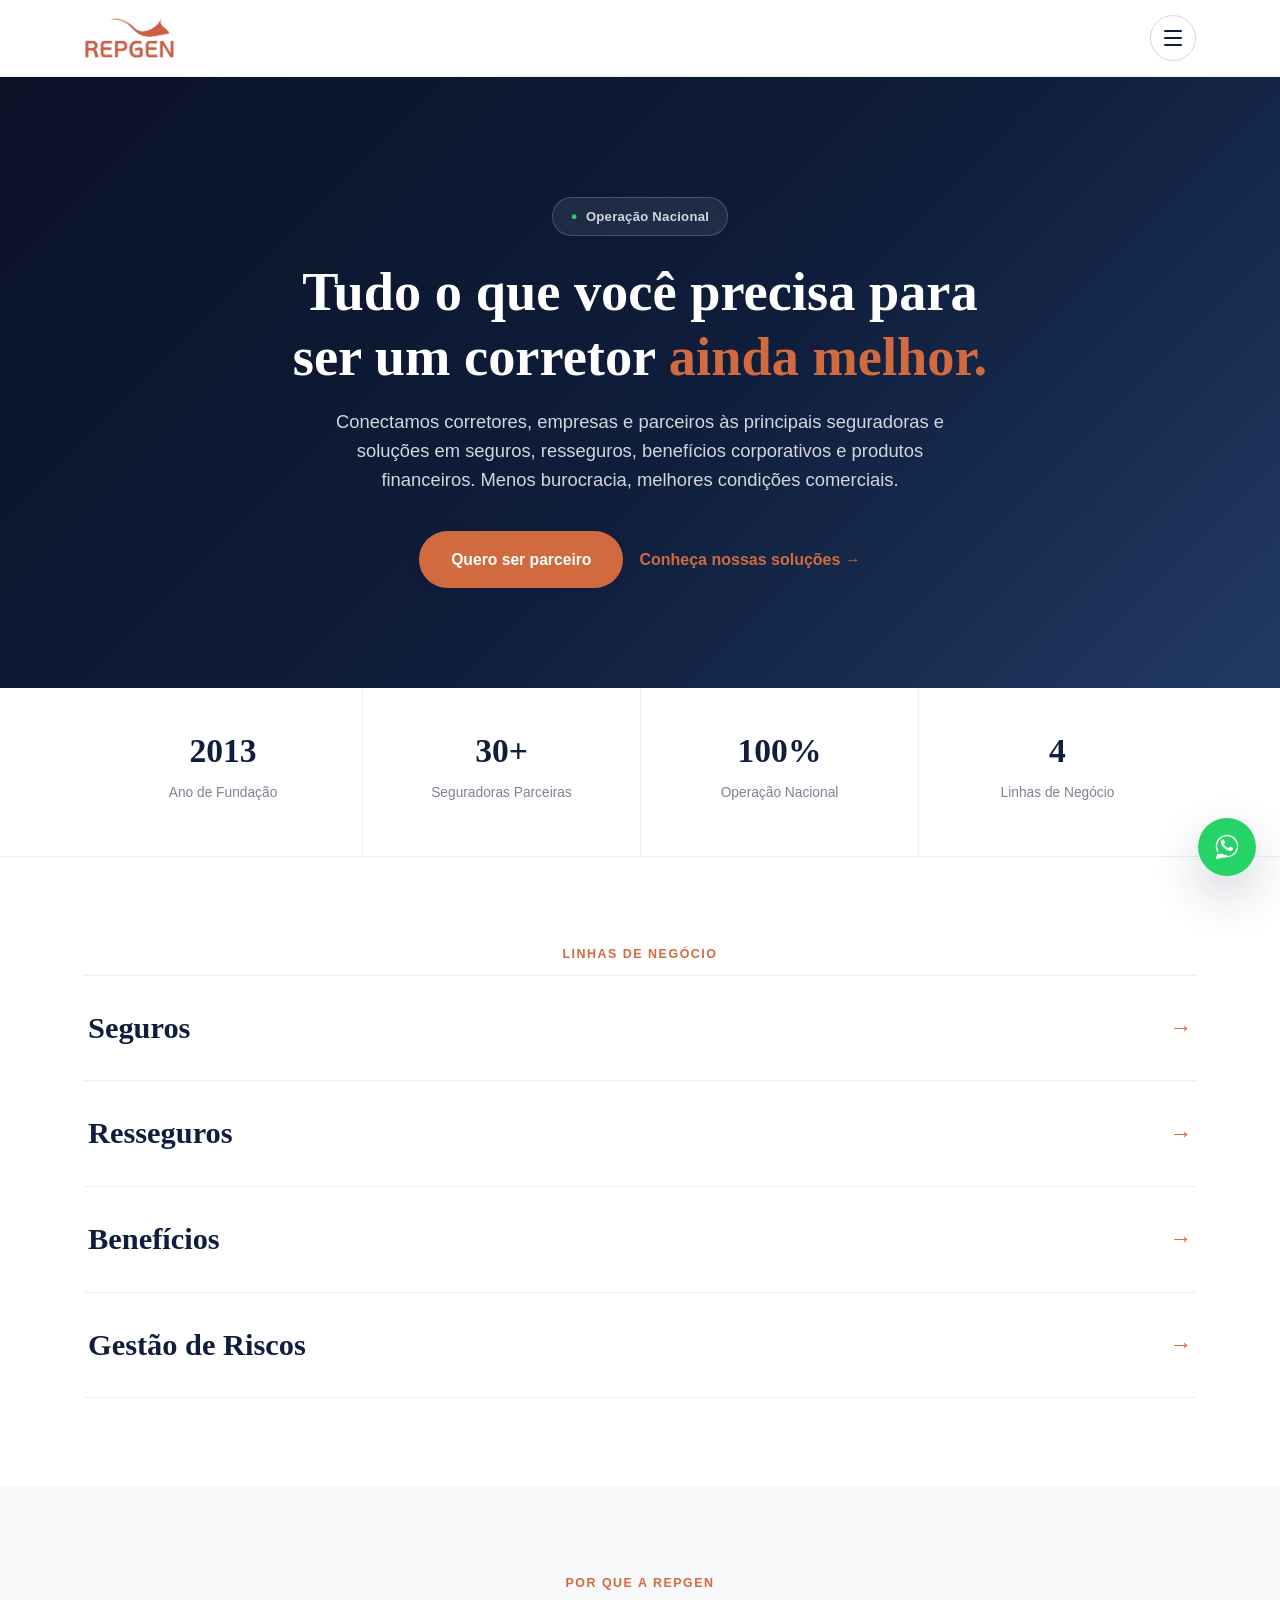
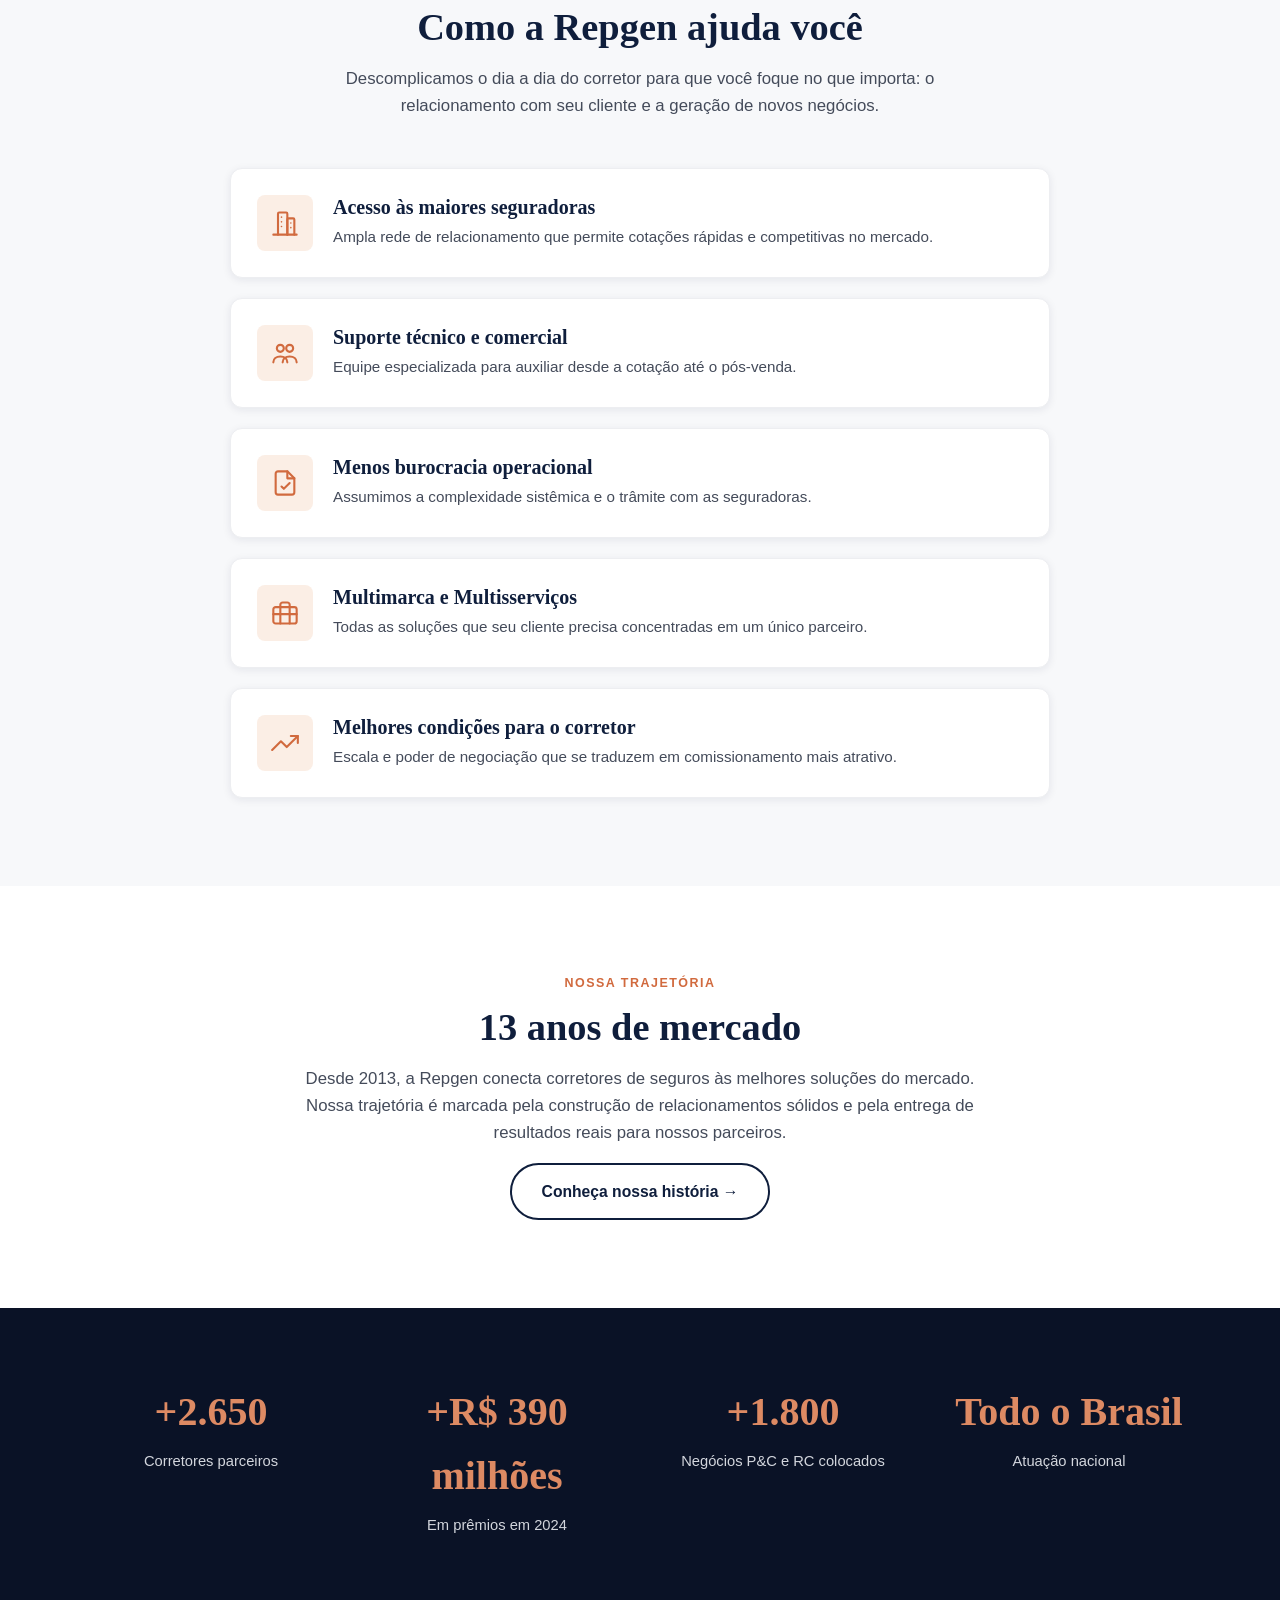
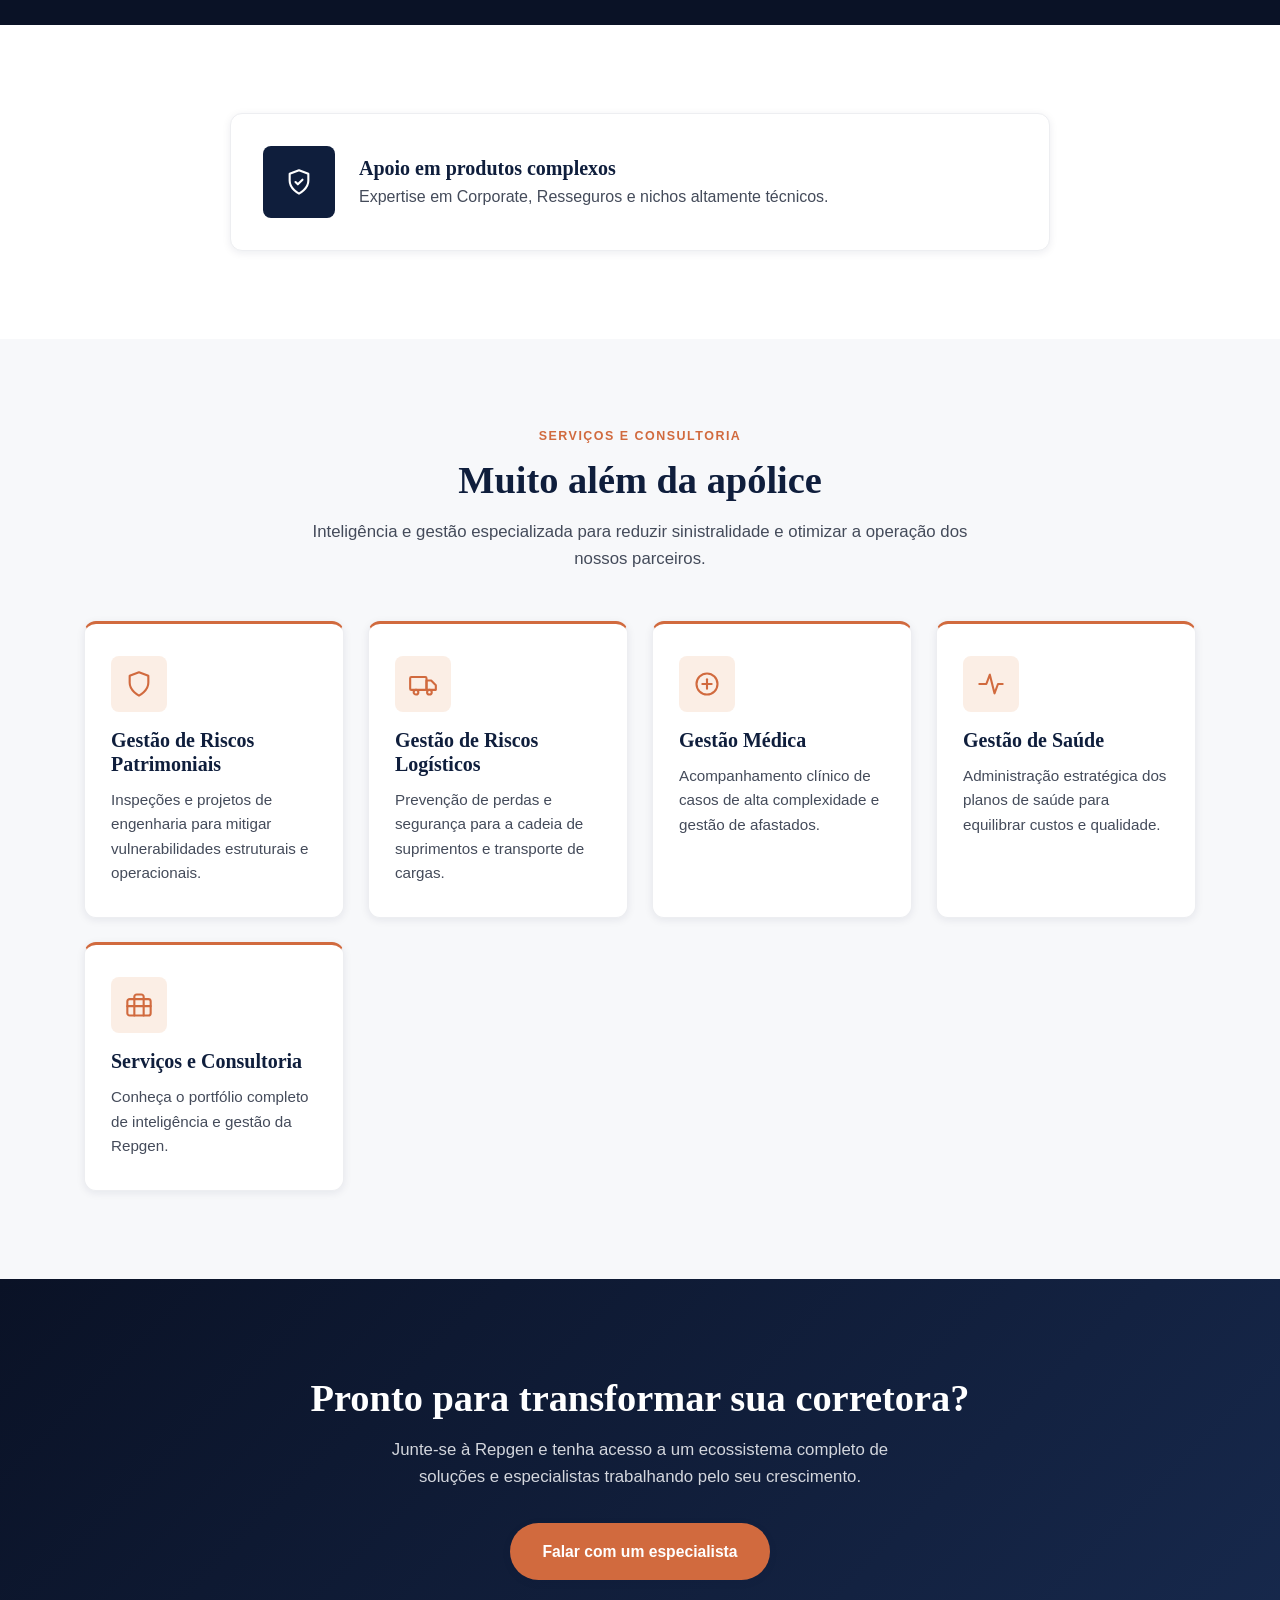
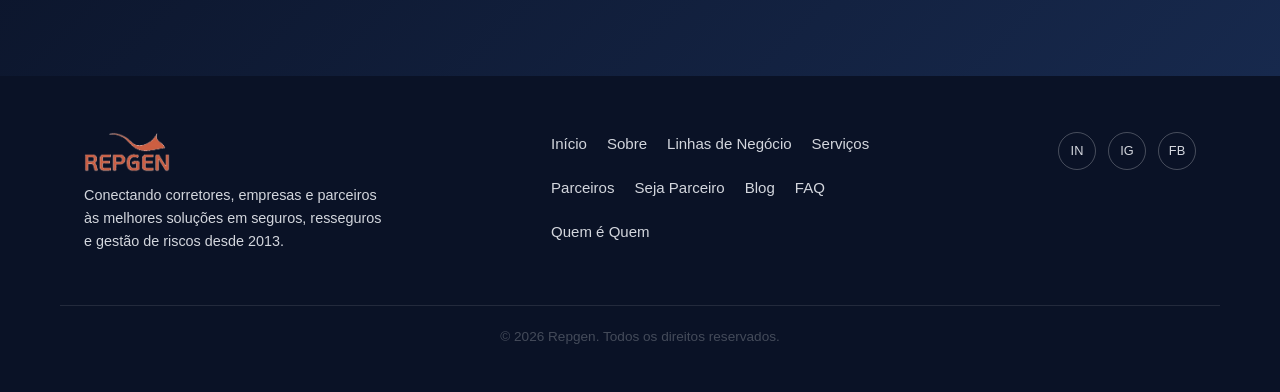
<file: index.html>
<!DOCTYPE html>
<html lang="pt-BR">
<head>
<meta charset="UTF-8">
<meta name="viewport" content="width=device-width, initial-scale=1.0">
<title>Repgen | Assessoria em Seguros, Resseguros e Benefícios</title>
<meta name="description" content="A Repgen conecta corretores, empresas e parceiros às melhores soluções em seguros, resseguros, benefícios corporativos, produtos financeiros e gestão de riscos em todo o Brasil desde 2013.">
<meta name="author" content="Repgen">

<!-- Open Graph -->
<meta property="og:title" content="Repgen | Assessoria em Seguros, Resseguros e Benefícios">
<meta property="og:description" content="A Repgen conecta corretores, empresas e parceiros às melhores soluções em seguros, resseguros, benefícios corporativos, produtos financeiros e gestão de riscos em todo o Brasil desde 2013.">
<meta property="og:image" content="assets/logo-repgen.png">
<meta property="og:type" content="website">
<meta property="og:locale" content="pt_BR">

<link rel="icon" type="image/png" href="assets/favicon.png">
<link rel="stylesheet" href="styles.css">
</head>
<body>
<header class="site-header" id="topo">
  <div class="container header-inner">
    <a href="index.html" class="logo" aria-label="Repgen - página inicial">
      <img src="assets/logo-header.png" alt="Repgen" class="logo-img">
    </a>
    <button class="menu-toggle" id="menuToggle" aria-expanded="false" aria-controls="fullNav" aria-label="Abrir menu de navegação">
      <span></span><span></span><span></span>
    </button>
  </div>
</header>

<nav class="full-nav" id="fullNav" aria-label="Navegação principal">
  <button class="menu-close" id="menuClose" aria-label="Fechar menu de navegação">&times;</button>
  <ul class="full-nav-list">
        <li><a href="index.html">Início</a></li>
        <li><a href="sobre.html">Sobre</a></li>
        <li><a href="linhas-negocio.html">Linhas de Negócio</a></li>
        <li><a href="servicos.html">Serviços</a></li>
        <li><a href="seguradoras.html">Parceiros</a></li>
        <li><a href="seja-parceiro.html">Seja Parceiro</a></li>
        <li><a href="blog.html">Blog</a></li>
        <li><a href="faq.html">FAQ</a></li>
  </ul>
  <a href="quem-e-quem.html" class="full-nav-cta">Fale Conosco</a>
</nav>

<main>
  <!-- HERO -->
  <section class="hero" aria-labelledby="hero-title">
    <div class="container hero-inner">
      <span class="pill-badge"><span class="dot">●</span> Operação Nacional</span>
      <h1 id="hero-title">Tudo o que você precisa para ser um corretor <span class="text-orange">ainda melhor.</span></h1>
      <p class="hero-subtitle">Conectamos corretores, empresas e parceiros às principais seguradoras e soluções em seguros, resseguros, benefícios corporativos e produtos financeiros. Menos burocracia, melhores condições comerciais.</p>
      <div class="hero-cta">
        <a href="seja-parceiro.html" class="btn btn-primary">Quero ser parceiro</a>
        <a href="linhas-negocio.html" class="link-arrow">Conheça nossas soluções →</a>
      </div>
    </div>
  </section>

  <!-- STATS BAR -->
  <section class="stats-bar">
    <div class="container stats-bar-grid">
      <div class="stats-bar-item fade-up">
        <span class="stats-bar-number">2013</span>
        <p class="stats-bar-label">Ano de Fundação</p>
      </div>
      <div class="stats-bar-item fade-up">
        <span class="stats-bar-number">30+</span>
        <p class="stats-bar-label">Seguradoras Parceiras</p>
      </div>
      <div class="stats-bar-item fade-up">
        <span class="stats-bar-number">100%</span>
        <p class="stats-bar-label">Operação Nacional</p>
      </div>
      <div class="stats-bar-item fade-up">
        <span class="stats-bar-number">4</span>
        <p class="stats-bar-label">Linhas de Negócio</p>
      </div>
    </div>
  </section>

  <!-- LINHAS DE NEGÓCIO - quick links -->
  <section class="section">
    <div class="container">
      <p class="eyebrow" style="text-align:center">Linhas de Negócio</p>
      <h2 class="sr-only">Nossas linhas de negócio</h2>
      <div class="quick-links">
        <ul>
          <li><a href="linhas-negocio.html" class="quick-link fade-up"><span>Seguros</span><span class="arrow">→</span></a></li>
          <li><a href="linhas-negocio.html" class="quick-link fade-up"><span>Resseguros</span><span class="arrow">→</span></a></li>
          <li><a href="linhas-negocio.html" class="quick-link fade-up"><span>Benefícios</span><span class="arrow">→</span></a></li>
          <li><a href="linhas-negocio.html" class="quick-link fade-up"><span>Gestão de Riscos</span><span class="arrow">→</span></a></li>
        </ul>
      </div>
    </div>
  </section>

  <!-- COMO A REPGEN AJUDA VOCÊ -->
  <section class="section section-alt">
    <div class="container">
      <div class="section-heading fade-up">
        <p class="eyebrow">Por que a Repgen</p>
        <h2>Como a Repgen ajuda você</h2>
        <p class="section-lead">Descomplicamos o dia a dia do corretor para que você foque no que importa: o relacionamento com seu cliente e a geração de novos negócios.</p>
      </div>
      <div class="help-cards">
        <div class="help-card fade-up">
          <span class="icon-tile"><svg viewBox="0 0 24 24" fill="none" stroke="currentColor" stroke-width="1.8" stroke-linecap="round" stroke-linejoin="round" aria-hidden="true"><path d="M6 22V4a1 1 0 0 1 1-1h6a1 1 0 0 1 1 1v18"/><path d="M14 22V9a1 1 0 0 1 1-1h4a1 1 0 0 1 1 1v13"/><path d="M2 22h20"/><circle cx="9" cy="7" r="0.7" fill="currentColor" stroke="none"/><circle cx="9" cy="11" r="0.7" fill="currentColor" stroke="none"/><circle cx="9" cy="15" r="0.7" fill="currentColor" stroke="none"/><circle cx="17" cy="12" r="0.7" fill="currentColor" stroke="none"/><circle cx="17" cy="16" r="0.7" fill="currentColor" stroke="none"/></svg></span>
          <div>
            <h3>Acesso às maiores seguradoras</h3>
            <p>Ampla rede de relacionamento que permite cotações rápidas e competitivas no mercado.</p>
          </div>
        </div>
        <div class="help-card fade-up">
          <span class="icon-tile"><svg viewBox="0 0 24 24" fill="none" stroke="currentColor" stroke-width="1.8" stroke-linecap="round" stroke-linejoin="round" aria-hidden="true"><circle cx="8" cy="8" r="3"/><circle cx="16" cy="8" r="3"/><path d="M2 20c0-3 2.5-5 6-5s6 2 6 5"/><path d="M10 20c0-3 2.5-5 6-5s6 2 6 5"/></svg></span>
          <div>
            <h3>Suporte técnico e comercial</h3>
            <p>Equipe especializada para auxiliar desde a cotação até o pós-venda.</p>
          </div>
        </div>
        <div class="help-card fade-up">
          <span class="icon-tile"><svg viewBox="0 0 24 24" fill="none" stroke="currentColor" stroke-width="1.8" stroke-linecap="round" stroke-linejoin="round" aria-hidden="true"><path d="M14 2H6a2 2 0 0 0-2 2v16a2 2 0 0 0 2 2h12a2 2 0 0 0 2-2V8z"/><polyline points="14 2 14 8 20 8"/><polyline points="9 15 11 17 16 12"/></svg></span>
          <div>
            <h3>Menos burocracia operacional</h3>
            <p>Assumimos a complexidade sistêmica e o trâmite com as seguradoras.</p>
          </div>
        </div>
        <div class="help-card fade-up">
          <span class="icon-tile"><svg viewBox="0 0 24 24" fill="none" stroke="currentColor" stroke-width="1.8" stroke-linecap="round" stroke-linejoin="round" aria-hidden="true"><rect x="2" y="7" width="20" height="14" rx="2"/><path d="M16 21V5a2 2 0 0 0-2-2h-4a2 2 0 0 0-2 2v16"/><line x1="2" y1="13" x2="22" y2="13"/></svg></span>
          <div>
            <h3>Multimarca e Multisserviços</h3>
            <p>Todas as soluções que seu cliente precisa concentradas em um único parceiro.</p>
          </div>
        </div>
        <div class="help-card fade-up">
          <span class="icon-tile"><svg viewBox="0 0 24 24" fill="none" stroke="currentColor" stroke-width="1.8" stroke-linecap="round" stroke-linejoin="round" aria-hidden="true"><polyline points="23 6 13.5 15.5 8.5 10.5 1 18"/><polyline points="17 6 23 6 23 12"/></svg></span>
          <div>
            <h3>Melhores condições para o corretor</h3>
            <p>Escala e poder de negociação que se traduzem em comissionamento mais atrativo.</p>
          </div>
        </div>
      </div>
    </div>
  </section>

  <!-- 13 ANOS DE MERCADO -->
  <section class="section">
    <div class="container fade-up" style="text-align:center; max-width:720px">
      <p class="eyebrow">Nossa trajetória</p>
      <h2>13 anos de mercado</h2>
      <p class="section-lead">Desde 2013, a Repgen conecta corretores de seguros às melhores soluções do mercado. Nossa trajetória é marcada pela construção de relacionamentos sólidos e pela entrega de resultados reais para nossos parceiros.</p>
      <a href="sobre.html" class="btn btn-outline-navy">Conheça nossa história →</a>
    </div>
  </section>

  <!-- STATS GRID -->
  <section class="stats-dark">
    <div class="container stats-dark-grid">
      <div class="fade-up">
        <span class="stats-dark-number">+2.650</span>
        <p class="stats-dark-label">Corretores parceiros</p>
      </div>
      <div class="fade-up">
        <span class="stats-dark-number">+R$ 390 milhões</span>
        <p class="stats-dark-label">Em prêmios em 2024</p>
      </div>
      <div class="fade-up">
        <span class="stats-dark-number">+1.800</span>
        <p class="stats-dark-label">Negócios P&amp;C e RC colocados</p>
      </div>
      <div class="fade-up">
        <span class="stats-dark-number">Todo o Brasil</span>
        <p class="stats-dark-label">Atuação nacional</p>
      </div>
    </div>
  </section>

  <!-- APOIO EM PRODUTOS COMPLEXOS -->
  <section class="section">
    <div class="container">
      <div class="feature-card fade-up">
        <span class="icon-tile navy" style="width:72px;height:72px"><svg viewBox="0 0 24 24" fill="none" stroke="currentColor" stroke-width="1.8" stroke-linecap="round" stroke-linejoin="round" aria-hidden="true"><path d="M12 22s8-4 8-11V5l-8-3-8 3v6c0 7 8 11 8 11Z"/><polyline points="9 12 11 14 15 10"/></svg></span>
        <div>
          <h3>Apoio em produtos complexos</h3>
          <p>Expertise em Corporate, Resseguros e nichos altamente técnicos.</p>
        </div>
      </div>
    </div>
  </section>

  <!-- SERVIÇOS -->
  <section class="section section-alt">
    <div class="container">
      <div class="section-heading fade-up">
        <p class="eyebrow">Serviços e Consultoria</p>
        <h2>Muito além da apólice</h2>
        <p class="section-lead">Inteligência e gestão especializada para reduzir sinistralidade e otimizar a operação dos nossos parceiros.</p>
      </div>
      <div class="services-grid">
        <a href="servico-gestao-riscos-patrimoniais.html" class="service-card fade-up">
          <span class="icon-tile"><svg viewBox="0 0 24 24" fill="none" stroke="currentColor" stroke-width="1.8" stroke-linecap="round" stroke-linejoin="round" aria-hidden="true"><path d="M12 22s8-4 8-11V5l-8-3-8 3v6c0 7 8 11 8 11Z"/></svg></span>
          <h3 style="margin-top:16px">Gestão de Riscos Patrimoniais</h3>
          <p>Inspeções e projetos de engenharia para mitigar vulnerabilidades estruturais e operacionais.</p>
        </a>
        <a href="servico-gestao-riscos-logisticos.html" class="service-card fade-up">
          <span class="icon-tile"><svg viewBox="0 0 24 24" fill="none" stroke="currentColor" stroke-width="1.8" stroke-linecap="round" stroke-linejoin="round" aria-hidden="true"><rect x="1" y="6" width="14" height="11" rx="1"/><path d="M15 9h4l4 4v4h-8z"/><circle cx="6" cy="19" r="2"/><circle cx="17.5" cy="19" r="2"/></svg></span>
          <h3 style="margin-top:16px">Gestão de Riscos Logísticos</h3>
          <p>Prevenção de perdas e segurança para a cadeia de suprimentos e transporte de cargas.</p>
        </a>
        <a href="servico-gestao-medica.html" class="service-card fade-up">
          <span class="icon-tile"><svg viewBox="0 0 24 24" fill="none" stroke="currentColor" stroke-width="1.8" stroke-linecap="round" stroke-linejoin="round" aria-hidden="true"><circle cx="12" cy="12" r="9"/><line x1="12" y1="8" x2="12" y2="16"/><line x1="8" y1="12" x2="16" y2="12"/></svg></span>
          <h3 style="margin-top:16px">Gestão Médica</h3>
          <p>Acompanhamento clínico de casos de alta complexidade e gestão de afastados.</p>
        </a>
        <a href="servico-gestao-saude.html" class="service-card fade-up">
          <span class="icon-tile"><svg viewBox="0 0 24 24" fill="none" stroke="currentColor" stroke-width="1.8" stroke-linecap="round" stroke-linejoin="round" aria-hidden="true"><path d="M22 12h-4l-3 8-4-16-3 8H2"/></svg></span>
          <h3 style="margin-top:16px">Gestão de Saúde</h3>
          <p>Administração estratégica dos planos de saúde para equilibrar custos e qualidade.</p>
        </a>
        <a href="servicos.html" class="service-card fade-up">
          <span class="icon-tile"><svg viewBox="0 0 24 24" fill="none" stroke="currentColor" stroke-width="1.8" stroke-linecap="round" stroke-linejoin="round" aria-hidden="true"><rect x="2" y="7" width="20" height="14" rx="2"/><path d="M16 21V5a2 2 0 0 0-2-2h-4a2 2 0 0 0-2 2v16"/><line x1="2" y1="13" x2="22" y2="13"/></svg></span>
          <h3 style="margin-top:16px">Serviços e Consultoria</h3>
          <p>Conheça o portfólio completo de inteligência e gestão da Repgen.</p>
        </a>
      </div>
    </div>
  </section>

  <!-- CTA FINAL -->
  <section class="final-cta">
    <div class="container fade-up">
      <h2>Pronto para transformar sua corretora?</h2>
      <p>Junte-se à Repgen e tenha acesso a um ecossistema completo de soluções e especialistas trabalhando pelo seu crescimento.</p>
      <a href="quem-e-quem.html" class="btn btn-primary">Falar com um especialista</a>
    </div>
  </section>

</main>

<footer class="site-footer">
  <div class="container footer-inner">
    <div class="footer-brand">
      <img src="assets/logo-header.png" alt="Repgen" class="logo-img logo-img-footer">
      <p>Conectando corretores, empresas e parceiros às melhores soluções em seguros, resseguros e gestão de riscos desde 2013.</p>
    </div>

    <nav class="footer-nav" aria-label="Navegação do rodapé">
      <a href="index.html">Início</a>
      <a href="sobre.html">Sobre</a>
      <a href="linhas-negocio.html">Linhas de Negócio</a>
      <a href="servicos.html">Serviços</a>
      <a href="seguradoras.html">Parceiros</a>
      <a href="seja-parceiro.html">Seja Parceiro</a>
      <a href="blog.html">Blog</a>
      <a href="faq.html">FAQ</a>
      <a href="quem-e-quem.html">Quem é Quem</a>
    </nav>

    <div class="footer-social" aria-label="Redes sociais da Repgen">
      <a href="#" aria-label="Repgen no LinkedIn">in</a>
      <a href="#" aria-label="Repgen no Instagram">ig</a>
      <a href="#" aria-label="Repgen no Facebook">fb</a>
    </div>
  </div>
  <div class="container footer-bottom">
    <p>&copy; <span class="ano"></span> Repgen. Todos os direitos reservados.</p>
  </div>
</footer>

<a href="quem-e-quem.html" class="whatsapp-float" aria-label="Fale com a nossa equipe">
  <svg viewBox="0 0 32 32" fill="currentColor" aria-hidden="true"><path d="M16.001 3C9.373 3 4 8.373 4 15c0 2.386.703 4.605 1.912 6.472L4 29l7.727-1.874A11.94 11.94 0 0 0 16.001 27C22.629 27 28 21.627 28 15S22.629 3 16.001 3zm0 21.6c-1.98 0-3.833-.55-5.412-1.503l-.388-.23-4.59 1.113 1.135-4.474-.253-.398A9.56 9.56 0 0 1 5.4 15c0-5.85 4.75-10.6 10.601-10.6 5.85 0 10.6 4.75 10.6 10.6 0 5.85-4.75 10.6-10.6 10.6zm5.815-7.94c-.318-.159-1.884-.93-2.176-1.036-.292-.106-.505-.159-.717.16-.212.318-.823 1.036-1.01 1.248-.186.212-.372.239-.69.08-.318-.16-1.343-.495-2.558-1.577-.945-.843-1.583-1.884-1.768-2.202-.186-.318-.02-.49.14-.649.143-.142.318-.372.478-.558.159-.186.212-.318.318-.53.106-.212.053-.398-.027-.557-.08-.16-.717-1.728-.983-2.366-.259-.622-.522-.538-.717-.548-.186-.009-.398-.011-.611-.011-.212 0-.557.08-.849.398-.292.318-1.114 1.089-1.114 2.656 0 1.567 1.14 3.082 1.299 3.294.159.212 2.243 3.427 5.435 4.804.759.328 1.352.524 1.814.671.762.242 1.456.208 2.005.126.612-.091 1.884-.77 2.15-1.514.265-.744.265-1.382.186-1.514-.08-.133-.291-.212-.61-.371z"/></svg>
</a>

<script src="script.js"></script>

</body>
</html>
</file>
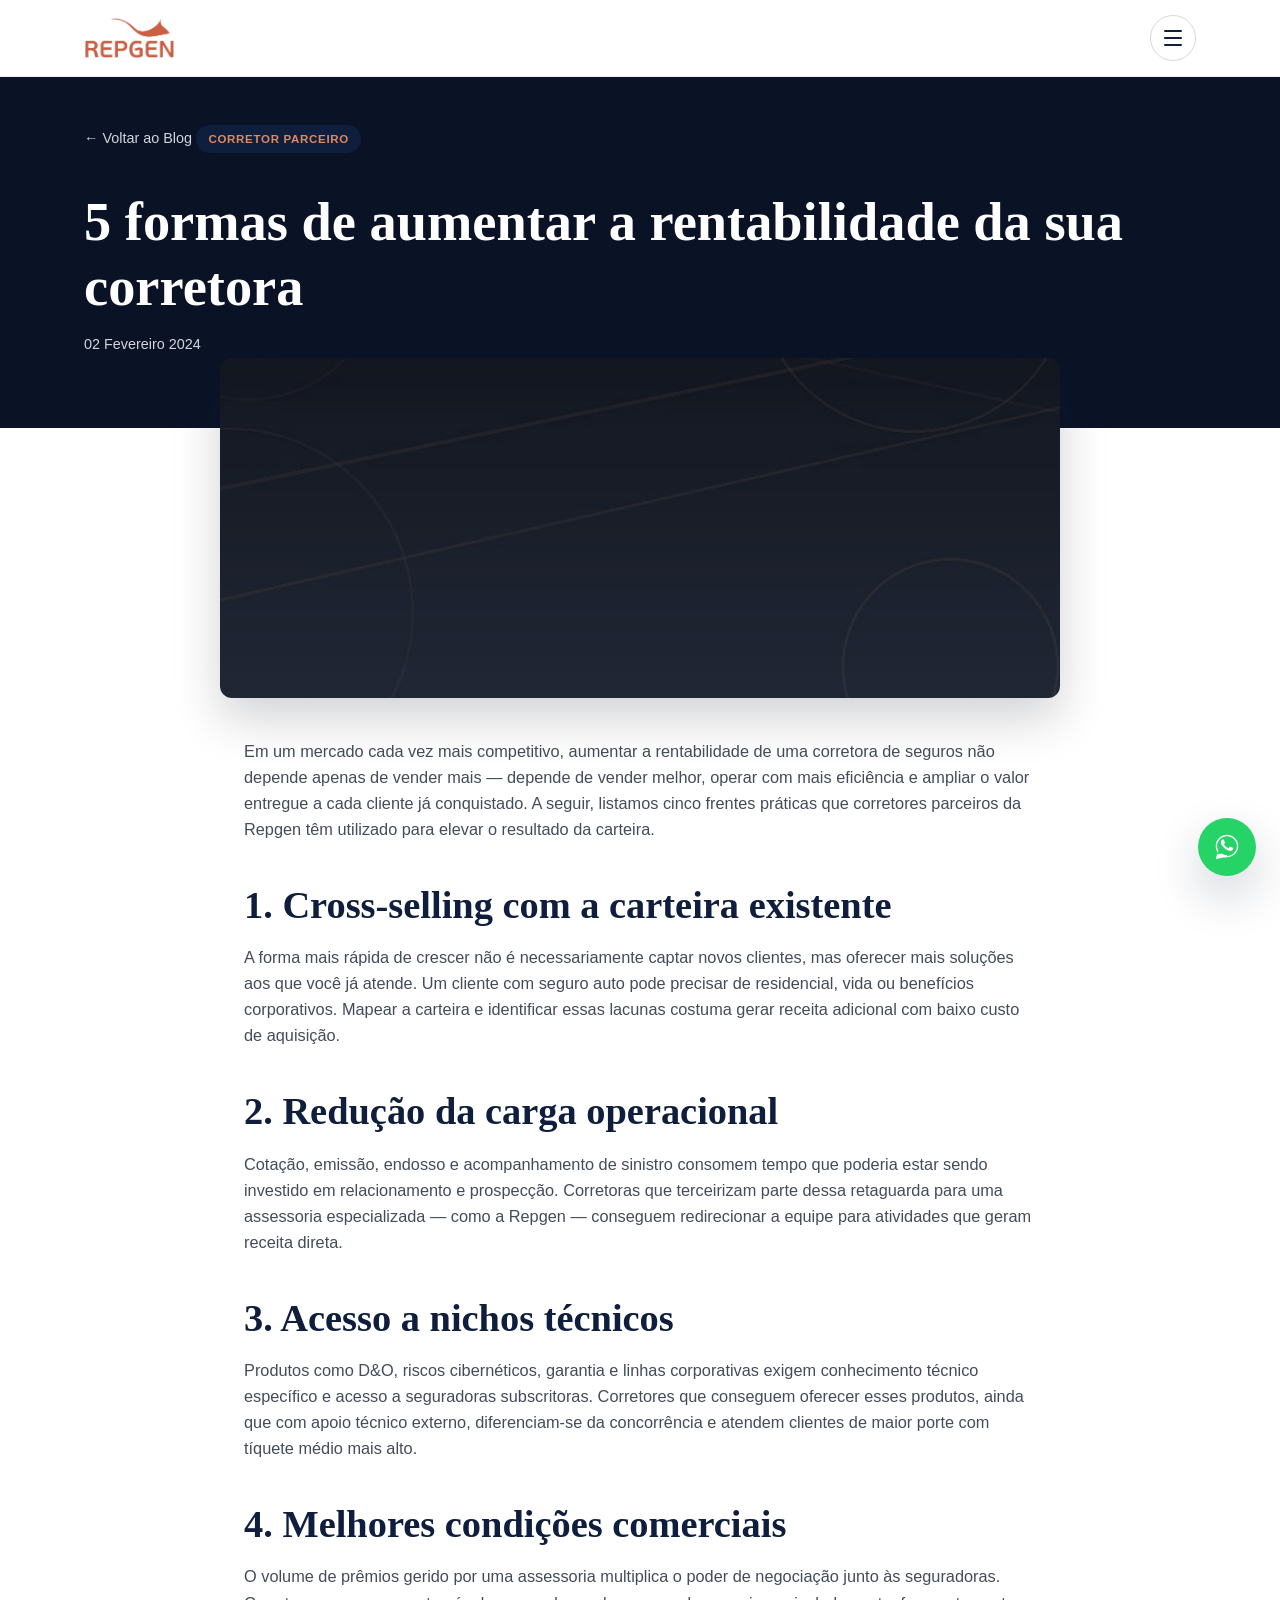
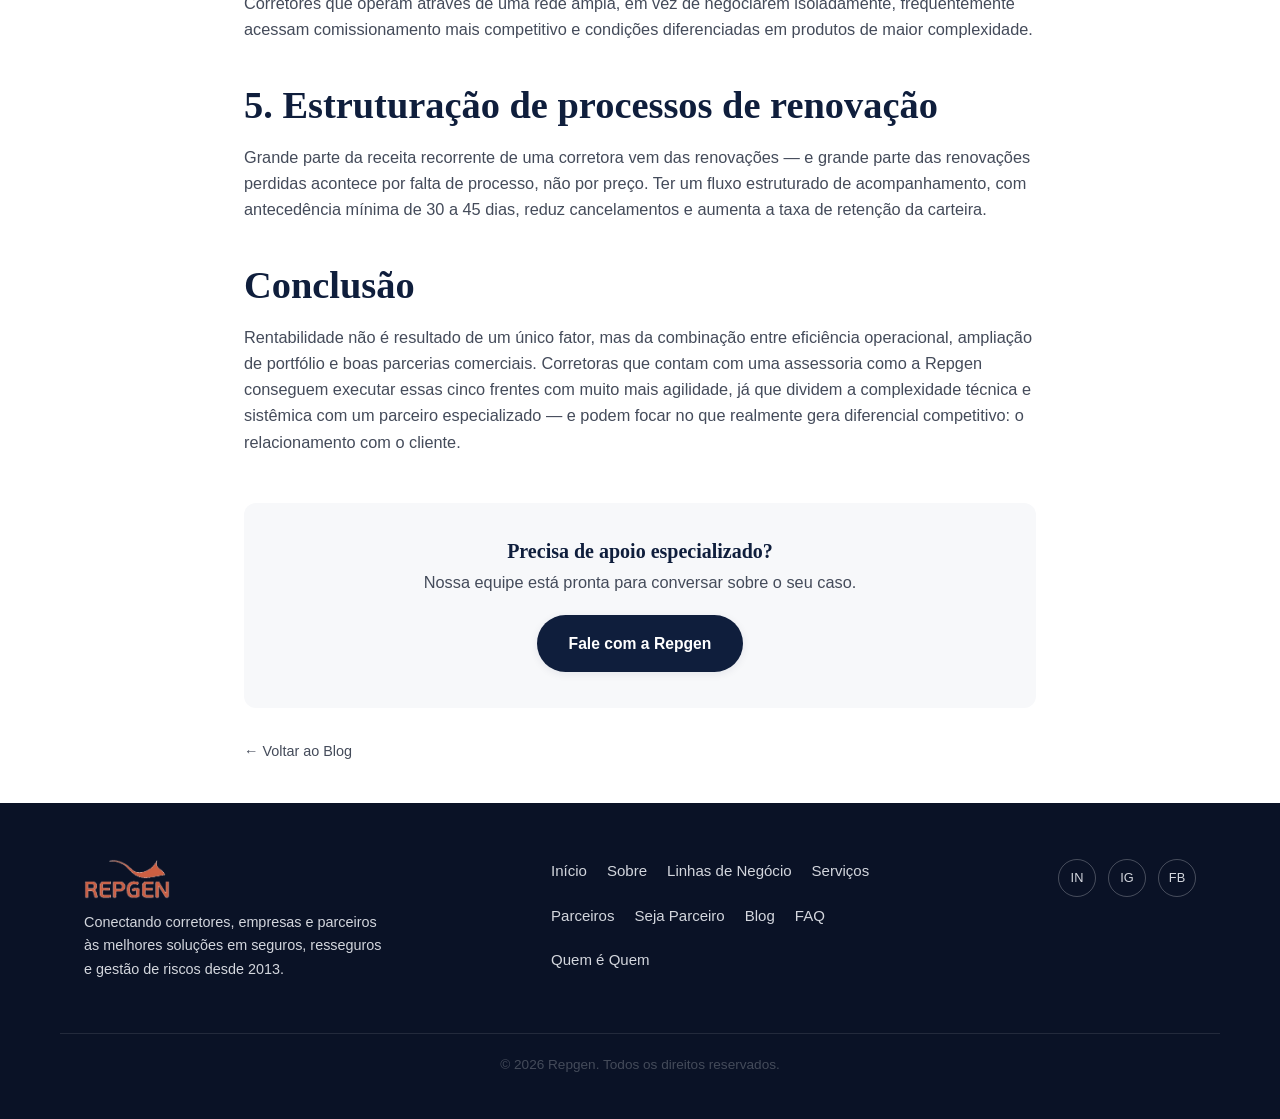
<file: blog-post.html>
<!DOCTYPE html>
<html lang="pt-BR">
<head>
<meta charset="UTF-8">
<meta name="viewport" content="width=device-width, initial-scale=1.0">
<title>5 formas de aumentar a rentabilidade da sua corretora | Blog Repgen</title>
<meta name="description" content="Estratégias práticas de cross-selling, eficiência operacional e negociação comercial para aumentar a rentabilidade da sua corretora.">
<meta name="author" content="Repgen">

<!-- Open Graph -->
<meta property="og:title" content="5 formas de aumentar a rentabilidade da sua corretora | Blog Repgen">
<meta property="og:description" content="Estratégias práticas de cross-selling, eficiência operacional e negociação comercial para aumentar a rentabilidade da sua corretora.">
<meta property="og:image" content="assets/logo-repgen.png">
<meta property="og:type" content="website">
<meta property="og:locale" content="pt_BR">

<link rel="icon" type="image/png" href="assets/favicon.png">
<link rel="stylesheet" href="styles.css">
</head>
<body>
<header class="site-header" id="topo">
  <div class="container header-inner">
    <a href="index.html" class="logo" aria-label="Repgen - página inicial">
      <img src="assets/logo-header.png" alt="Repgen" class="logo-img">
    </a>
    <button class="menu-toggle" id="menuToggle" aria-expanded="false" aria-controls="fullNav" aria-label="Abrir menu de navegação">
      <span></span><span></span><span></span>
    </button>
  </div>
</header>

<nav class="full-nav" id="fullNav" aria-label="Navegação principal">
  <button class="menu-close" id="menuClose" aria-label="Fechar menu de navegação">&times;</button>
  <ul class="full-nav-list">
        <li><a href="index.html">Início</a></li>
        <li><a href="sobre.html">Sobre</a></li>
        <li><a href="linhas-negocio.html">Linhas de Negócio</a></li>
        <li><a href="servicos.html">Serviços</a></li>
        <li><a href="seguradoras.html">Parceiros</a></li>
        <li><a href="seja-parceiro.html">Seja Parceiro</a></li>
        <li><a href="blog.html">Blog</a></li>
        <li><a href="faq.html">FAQ</a></li>
  </ul>
  <a href="quem-e-quem.html" class="full-nav-cta">Fale Conosco</a>
</nav>

<main>
  <!-- CABEÇALHO DO ARTIGO -->
  <section class="post-header">
    <div class="container">
      <a href="blog.html" class="post-back">← Voltar ao Blog</a>
      <span class="category-pill">CORRETOR PARCEIRO</span>
      <h1>5 formas de aumentar a rentabilidade da sua corretora</h1>
      <p class="post-date">02 Fevereiro 2024</p>
    </div>
  </section>

  <!-- CORPO DO ARTIGO -->
  <article>
    <img src="https://images.unsplash.com/photo-1521791136064-7986c2920216?auto=format&fit=crop&w=1600&q=80" alt="5 formas de aumentar a rentabilidade da sua corretora" class="post-hero-img" data-fallback="assets/img/blog-1.jpg">
    <div class="post-body">
<p>Em um mercado cada vez mais competitivo, aumentar a rentabilidade de uma corretora de seguros não depende apenas de vender mais — depende de vender melhor, operar com mais eficiência e ampliar o valor entregue a cada cliente já conquistado. A seguir, listamos cinco frentes práticas que corretores parceiros da Repgen têm utilizado para elevar o resultado da carteira.</p>

      <h2>1. Cross-selling com a carteira existente</h2>
      <p>A forma mais rápida de crescer não é necessariamente captar novos clientes, mas oferecer mais soluções aos que você já atende. Um cliente com seguro auto pode precisar de residencial, vida ou benefícios corporativos. Mapear a carteira e identificar essas lacunas costuma gerar receita adicional com baixo custo de aquisição.</p>

      <h2>2. Redução da carga operacional</h2>
      <p>Cotação, emissão, endosso e acompanhamento de sinistro consomem tempo que poderia estar sendo investido em relacionamento e prospecção. Corretoras que terceirizam parte dessa retaguarda para uma assessoria especializada — como a Repgen — conseguem redirecionar a equipe para atividades que geram receita direta.</p>

      <h2>3. Acesso a nichos técnicos</h2>
      <p>Produtos como D&O, riscos cibernéticos, garantia e linhas corporativas exigem conhecimento técnico específico e acesso a seguradoras subscritoras. Corretores que conseguem oferecer esses produtos, ainda que com apoio técnico externo, diferenciam-se da concorrência e atendem clientes de maior porte com tíquete médio mais alto.</p>

      <h2>4. Melhores condições comerciais</h2>
      <p>O volume de prêmios gerido por uma assessoria multiplica o poder de negociação junto às seguradoras. Corretores que operam através de uma rede ampla, em vez de negociarem isoladamente, frequentemente acessam comissionamento mais competitivo e condições diferenciadas em produtos de maior complexidade.</p>

      <h2>5. Estruturação de processos de renovação</h2>
      <p>Grande parte da receita recorrente de uma corretora vem das renovações — e grande parte das renovações perdidas acontece por falta de processo, não por preço. Ter um fluxo estruturado de acompanhamento, com antecedência mínima de 30 a 45 dias, reduz cancelamentos e aumenta a taxa de retenção da carteira.</p>

      <h2>Conclusão</h2>
      <p>Rentabilidade não é resultado de um único fator, mas da combinação entre eficiência operacional, ampliação de portfólio e boas parcerias comerciais. Corretoras que contam com uma assessoria como a Repgen conseguem executar essas cinco frentes com muito mais agilidade, já que dividem a complexidade técnica e sistêmica com um parceiro especializado — e podem focar no que realmente gera diferencial competitivo: o relacionamento com o cliente.</p>

      <div class="post-cta-box fade-up">
        <h3>Precisa de apoio especializado?</h3>
        <p>Nossa equipe está pronta para conversar sobre o seu caso.</p>
        <a href="quem-e-quem.html" class="btn btn-navy">Fale com a Repgen</a>
      </div>

      <a href="blog.html" class="post-back">← Voltar ao Blog</a>
    </div>
  </article>

</main>

<footer class="site-footer">
  <div class="container footer-inner">
    <div class="footer-brand">
      <img src="assets/logo-header.png" alt="Repgen" class="logo-img logo-img-footer">
      <p>Conectando corretores, empresas e parceiros às melhores soluções em seguros, resseguros e gestão de riscos desde 2013.</p>
    </div>

    <nav class="footer-nav" aria-label="Navegação do rodapé">
      <a href="index.html">Início</a>
      <a href="sobre.html">Sobre</a>
      <a href="linhas-negocio.html">Linhas de Negócio</a>
      <a href="servicos.html">Serviços</a>
      <a href="seguradoras.html">Parceiros</a>
      <a href="seja-parceiro.html">Seja Parceiro</a>
      <a href="blog.html">Blog</a>
      <a href="faq.html">FAQ</a>
      <a href="quem-e-quem.html">Quem é Quem</a>
    </nav>

    <div class="footer-social" aria-label="Redes sociais da Repgen">
      <a href="#" aria-label="Repgen no LinkedIn">in</a>
      <a href="#" aria-label="Repgen no Instagram">ig</a>
      <a href="#" aria-label="Repgen no Facebook">fb</a>
    </div>
  </div>
  <div class="container footer-bottom">
    <p>&copy; <span class="ano"></span> Repgen. Todos os direitos reservados.</p>
  </div>
</footer>

<a href="quem-e-quem.html" class="whatsapp-float" aria-label="Fale com a nossa equipe">
  <svg viewBox="0 0 32 32" fill="currentColor" aria-hidden="true"><path d="M16.001 3C9.373 3 4 8.373 4 15c0 2.386.703 4.605 1.912 6.472L4 29l7.727-1.874A11.94 11.94 0 0 0 16.001 27C22.629 27 28 21.627 28 15S22.629 3 16.001 3zm0 21.6c-1.98 0-3.833-.55-5.412-1.503l-.388-.23-4.59 1.113 1.135-4.474-.253-.398A9.56 9.56 0 0 1 5.4 15c0-5.85 4.75-10.6 10.601-10.6 5.85 0 10.6 4.75 10.6 10.6 0 5.85-4.75 10.6-10.6 10.6zm5.815-7.94c-.318-.159-1.884-.93-2.176-1.036-.292-.106-.505-.159-.717.16-.212.318-.823 1.036-1.01 1.248-.186.212-.372.239-.69.08-.318-.16-1.343-.495-2.558-1.577-.945-.843-1.583-1.884-1.768-2.202-.186-.318-.02-.49.14-.649.143-.142.318-.372.478-.558.159-.186.212-.318.318-.53.106-.212.053-.398-.027-.557-.08-.16-.717-1.728-.983-2.366-.259-.622-.522-.538-.717-.548-.186-.009-.398-.011-.611-.011-.212 0-.557.08-.849.398-.292.318-1.114 1.089-1.114 2.656 0 1.567 1.14 3.082 1.299 3.294.159.212 2.243 3.427 5.435 4.804.759.328 1.352.524 1.814.671.762.242 1.456.208 2.005.126.612-.091 1.884-.77 2.15-1.514.265-.744.265-1.382.186-1.514-.08-.133-.291-.212-.61-.371z"/></svg>
</a>

<script src="script.js"></script>

</body>
</html>
</file>
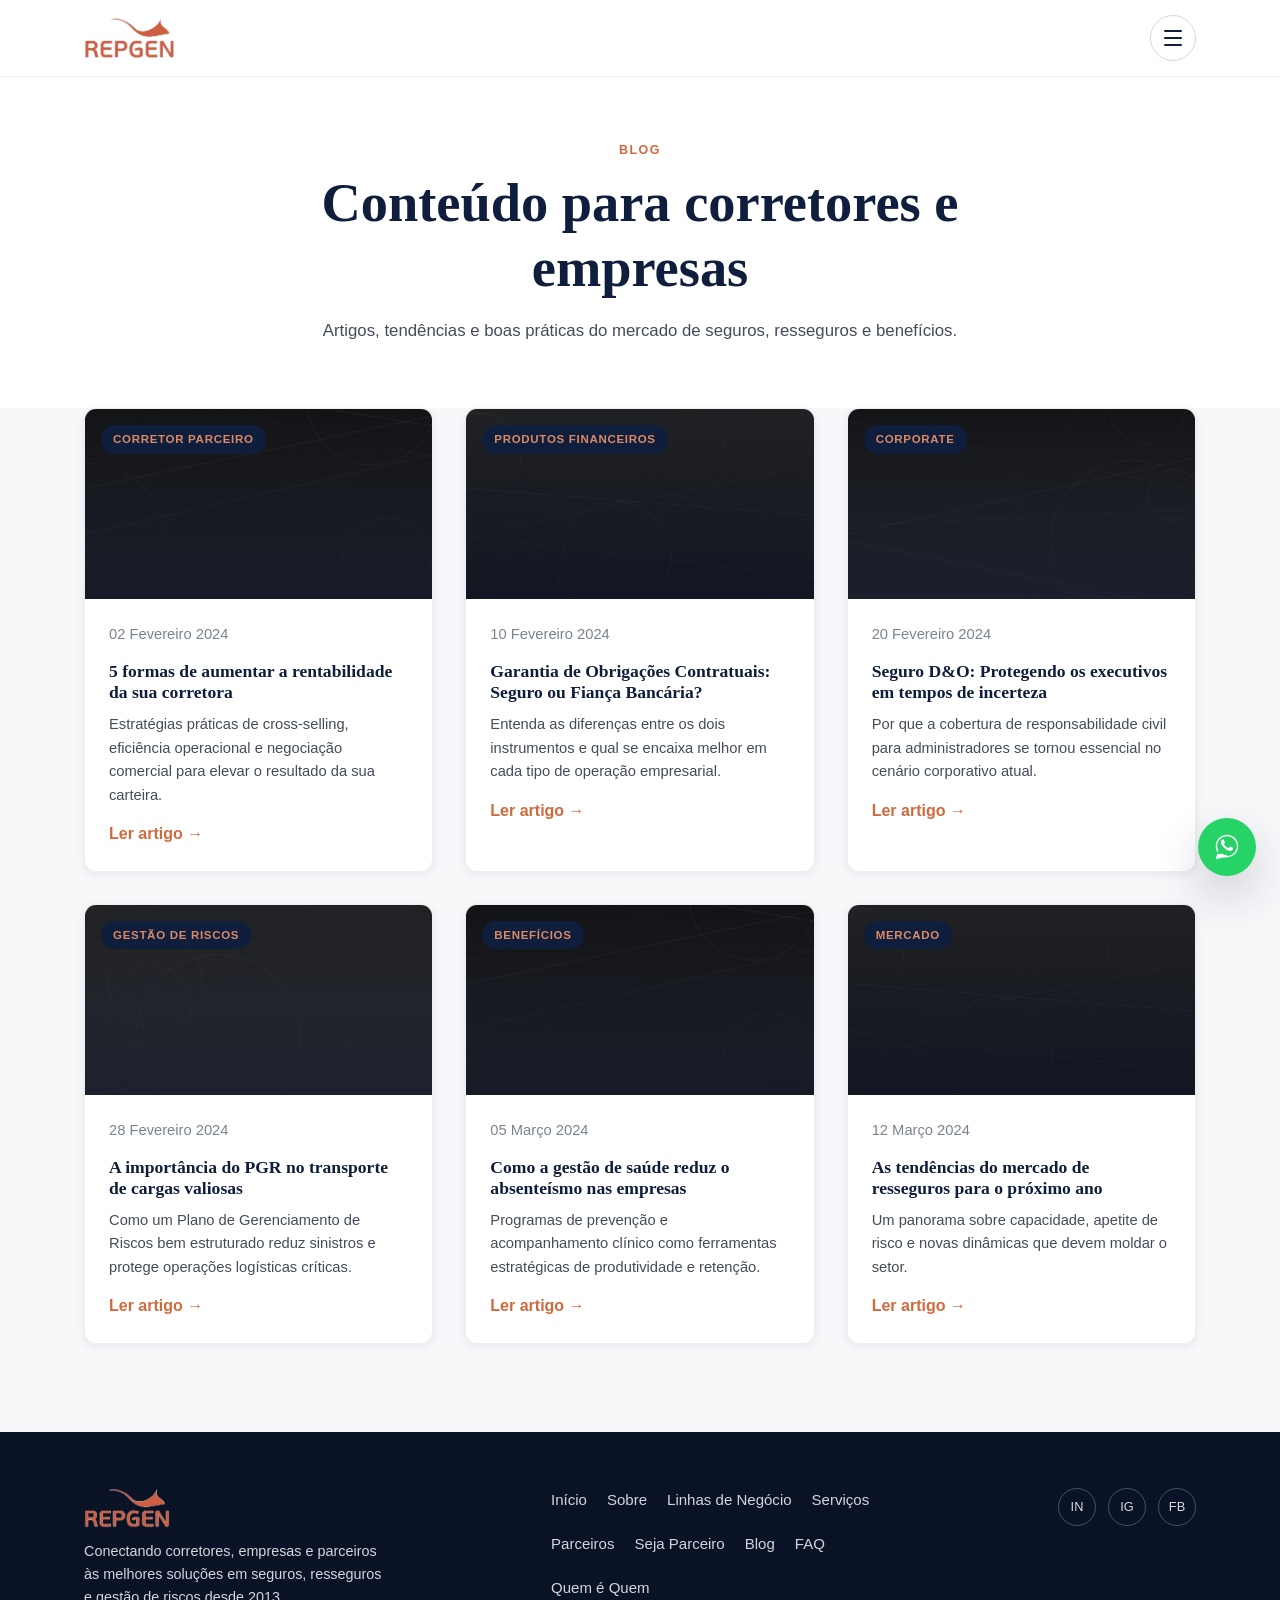
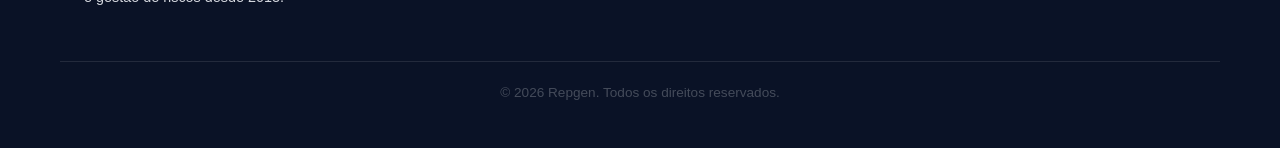
<file: blog.html>
<!DOCTYPE html>
<html lang="pt-BR">
<head>
<meta charset="UTF-8">
<meta name="viewport" content="width=device-width, initial-scale=1.0">
<title>Blog | Repgen</title>
<meta name="description" content="Artigos, tendências e boas práticas do mercado de seguros, resseguros e benefícios para corretores e empresas.">
<meta name="author" content="Repgen">

<!-- Open Graph -->
<meta property="og:title" content="Blog | Repgen">
<meta property="og:description" content="Artigos, tendências e boas práticas do mercado de seguros, resseguros e benefícios para corretores e empresas.">
<meta property="og:image" content="assets/logo-repgen.png">
<meta property="og:type" content="website">
<meta property="og:locale" content="pt_BR">

<link rel="icon" type="image/png" href="assets/favicon.png">
<link rel="stylesheet" href="styles.css">
</head>
<body>
<header class="site-header" id="topo">
  <div class="container header-inner">
    <a href="index.html" class="logo" aria-label="Repgen - página inicial">
      <img src="assets/logo-header.png" alt="Repgen" class="logo-img">
    </a>
    <button class="menu-toggle" id="menuToggle" aria-expanded="false" aria-controls="fullNav" aria-label="Abrir menu de navegação">
      <span></span><span></span><span></span>
    </button>
  </div>
</header>

<nav class="full-nav" id="fullNav" aria-label="Navegação principal">
  <button class="menu-close" id="menuClose" aria-label="Fechar menu de navegação">&times;</button>
  <ul class="full-nav-list">
        <li><a href="index.html">Início</a></li>
        <li><a href="sobre.html">Sobre</a></li>
        <li><a href="linhas-negocio.html">Linhas de Negócio</a></li>
        <li><a href="servicos.html">Serviços</a></li>
        <li><a href="seguradoras.html">Parceiros</a></li>
        <li><a href="seja-parceiro.html">Seja Parceiro</a></li>
        <li><a href="blog.html">Blog</a></li>
        <li><a href="faq.html">FAQ</a></li>
  </ul>
  <a href="quem-e-quem.html" class="full-nav-cta">Fale Conosco</a>
</nav>

<main>
  <!-- HERO -->
  <section class="section" style="padding-top:64px; padding-bottom:48px">
    <div class="container fade-up" style="text-align:center; max-width:720px">
      <p class="eyebrow">Blog</p>
      <h1>Conteúdo para corretores e empresas</h1>
      <p class="section-lead">Artigos, tendências e boas práticas do mercado de seguros, resseguros e benefícios.</p>
    </div>
  </section>

  <!-- LISTA DE ARTIGOS -->
  <section class="section section-alt" style="padding-top:0">
    <div class="container">
      <!-- Em produção, cada artigo teria seu próprio arquivo (ex: blog-post-2.html) gerado a partir do template blog-post.html -->
      <div class="blog-grid">
      <a href="blog-post.html" class="blog-card fade-up">
        <div class="blog-card-img">
          <img src="https://images.unsplash.com/photo-1521791136064-7986c2920216?auto=format&fit=crop&w=1000&q=80" alt="5 formas de aumentar a rentabilidade da sua corretora" data-fallback="assets/img/blog-1.jpg">
          <div class="blog-card-img-overlay"></div>
          <span class="category-pill category-pill-overlay">CORRETOR PARCEIRO</span>
        </div>
        <div class="blog-card-body">
          <p class="blog-date">02 Fevereiro 2024</p>
          <h3>5 formas de aumentar a rentabilidade da sua corretora</h3>
          <p>Estratégias práticas de cross-selling, eficiência operacional e negociação comercial para elevar o resultado da sua carteira.</p>
          <span class="link-arrow">Ler artigo →</span>
        </div>
      </a>
      <a href="blog-post.html" class="blog-card fade-up">
        <div class="blog-card-img">
          <img src="https://images.unsplash.com/photo-1554224155-6726b3ff858f?auto=format&fit=crop&w=1000&q=80" alt="Garantia de Obrigações Contratuais: Seguro ou Fiança Bancária?" data-fallback="assets/img/blog-2.jpg">
          <div class="blog-card-img-overlay"></div>
          <span class="category-pill category-pill-overlay">PRODUTOS FINANCEIROS</span>
        </div>
        <div class="blog-card-body">
          <p class="blog-date">10 Fevereiro 2024</p>
          <h3>Garantia de Obrigações Contratuais: Seguro ou Fiança Bancária?</h3>
          <p>Entenda as diferenças entre os dois instrumentos e qual se encaixa melhor em cada tipo de operação empresarial.</p>
          <span class="link-arrow">Ler artigo →</span>
        </div>
      </a>
      <a href="blog-post.html" class="blog-card fade-up">
        <div class="blog-card-img">
          <img src="https://images.unsplash.com/photo-1486406146926-c627a92ad1ab?auto=format&fit=crop&w=1000&q=80" alt="Seguro D&O: Protegendo os executivos em tempos de incerteza" data-fallback="assets/img/blog-3.jpg">
          <div class="blog-card-img-overlay"></div>
          <span class="category-pill category-pill-overlay">CORPORATE</span>
        </div>
        <div class="blog-card-body">
          <p class="blog-date">20 Fevereiro 2024</p>
          <h3>Seguro D&O: Protegendo os executivos em tempos de incerteza</h3>
          <p>Por que a cobertura de responsabilidade civil para administradores se tornou essencial no cenário corporativo atual.</p>
          <span class="link-arrow">Ler artigo →</span>
        </div>
      </a>
      <a href="blog-post.html" class="blog-card fade-up">
        <div class="blog-card-img">
          <img src="https://images.unsplash.com/photo-1553413077-190dd305871c?auto=format&fit=crop&w=1000&q=80" alt="A importância do PGR no transporte de cargas valiosas" data-fallback="assets/img/blog-4.jpg">
          <div class="blog-card-img-overlay"></div>
          <span class="category-pill category-pill-overlay">GESTÃO DE RISCOS</span>
        </div>
        <div class="blog-card-body">
          <p class="blog-date">28 Fevereiro 2024</p>
          <h3>A importância do PGR no transporte de cargas valiosas</h3>
          <p>Como um Plano de Gerenciamento de Riscos bem estruturado reduz sinistros e protege operações logísticas críticas.</p>
          <span class="link-arrow">Ler artigo →</span>
        </div>
      </a>
      <a href="blog-post.html" class="blog-card fade-up">
        <div class="blog-card-img">
          <img src="https://images.unsplash.com/photo-1576091160550-2173dba999ef?auto=format&fit=crop&w=1000&q=80" alt="Como a gestão de saúde reduz o absenteísmo nas empresas" data-fallback="assets/img/blog-1.jpg">
          <div class="blog-card-img-overlay"></div>
          <span class="category-pill category-pill-overlay">BENEFÍCIOS</span>
        </div>
        <div class="blog-card-body">
          <p class="blog-date">05 Março 2024</p>
          <h3>Como a gestão de saúde reduz o absenteísmo nas empresas</h3>
          <p>Programas de prevenção e acompanhamento clínico como ferramentas estratégicas de produtividade e retenção.</p>
          <span class="link-arrow">Ler artigo →</span>
        </div>
      </a>
      <a href="blog-post.html" class="blog-card fade-up">
        <div class="blog-card-img">
          <img src="https://images.unsplash.com/photo-1551288049-bebda4e38f71?auto=format&fit=crop&w=1000&q=80" alt="As tendências do mercado de resseguros para o próximo ano" data-fallback="assets/img/blog-2.jpg">
          <div class="blog-card-img-overlay"></div>
          <span class="category-pill category-pill-overlay">MERCADO</span>
        </div>
        <div class="blog-card-body">
          <p class="blog-date">12 Março 2024</p>
          <h3>As tendências do mercado de resseguros para o próximo ano</h3>
          <p>Um panorama sobre capacidade, apetite de risco e novas dinâmicas que devem moldar o setor.</p>
          <span class="link-arrow">Ler artigo →</span>
        </div>
      </a>
      </div>
    </div>
  </section>

</main>

<footer class="site-footer">
  <div class="container footer-inner">
    <div class="footer-brand">
      <img src="assets/logo-header.png" alt="Repgen" class="logo-img logo-img-footer">
      <p>Conectando corretores, empresas e parceiros às melhores soluções em seguros, resseguros e gestão de riscos desde 2013.</p>
    </div>

    <nav class="footer-nav" aria-label="Navegação do rodapé">
      <a href="index.html">Início</a>
      <a href="sobre.html">Sobre</a>
      <a href="linhas-negocio.html">Linhas de Negócio</a>
      <a href="servicos.html">Serviços</a>
      <a href="seguradoras.html">Parceiros</a>
      <a href="seja-parceiro.html">Seja Parceiro</a>
      <a href="blog.html">Blog</a>
      <a href="faq.html">FAQ</a>
      <a href="quem-e-quem.html">Quem é Quem</a>
    </nav>

    <div class="footer-social" aria-label="Redes sociais da Repgen">
      <a href="#" aria-label="Repgen no LinkedIn">in</a>
      <a href="#" aria-label="Repgen no Instagram">ig</a>
      <a href="#" aria-label="Repgen no Facebook">fb</a>
    </div>
  </div>
  <div class="container footer-bottom">
    <p>&copy; <span class="ano"></span> Repgen. Todos os direitos reservados.</p>
  </div>
</footer>

<a href="quem-e-quem.html" class="whatsapp-float" aria-label="Fale com a nossa equipe">
  <svg viewBox="0 0 32 32" fill="currentColor" aria-hidden="true"><path d="M16.001 3C9.373 3 4 8.373 4 15c0 2.386.703 4.605 1.912 6.472L4 29l7.727-1.874A11.94 11.94 0 0 0 16.001 27C22.629 27 28 21.627 28 15S22.629 3 16.001 3zm0 21.6c-1.98 0-3.833-.55-5.412-1.503l-.388-.23-4.59 1.113 1.135-4.474-.253-.398A9.56 9.56 0 0 1 5.4 15c0-5.85 4.75-10.6 10.601-10.6 5.85 0 10.6 4.75 10.6 10.6 0 5.85-4.75 10.6-10.6 10.6zm5.815-7.94c-.318-.159-1.884-.93-2.176-1.036-.292-.106-.505-.159-.717.16-.212.318-.823 1.036-1.01 1.248-.186.212-.372.239-.69.08-.318-.16-1.343-.495-2.558-1.577-.945-.843-1.583-1.884-1.768-2.202-.186-.318-.02-.49.14-.649.143-.142.318-.372.478-.558.159-.186.212-.318.318-.53.106-.212.053-.398-.027-.557-.08-.16-.717-1.728-.983-2.366-.259-.622-.522-.538-.717-.548-.186-.009-.398-.011-.611-.011-.212 0-.557.08-.849.398-.292.318-1.114 1.089-1.114 2.656 0 1.567 1.14 3.082 1.299 3.294.159.212 2.243 3.427 5.435 4.804.759.328 1.352.524 1.814.671.762.242 1.456.208 2.005.126.612-.091 1.884-.77 2.15-1.514.265-.744.265-1.382.186-1.514-.08-.133-.291-.212-.61-.371z"/></svg>
</a>

<script src="script.js"></script>

</body>
</html>
</file>
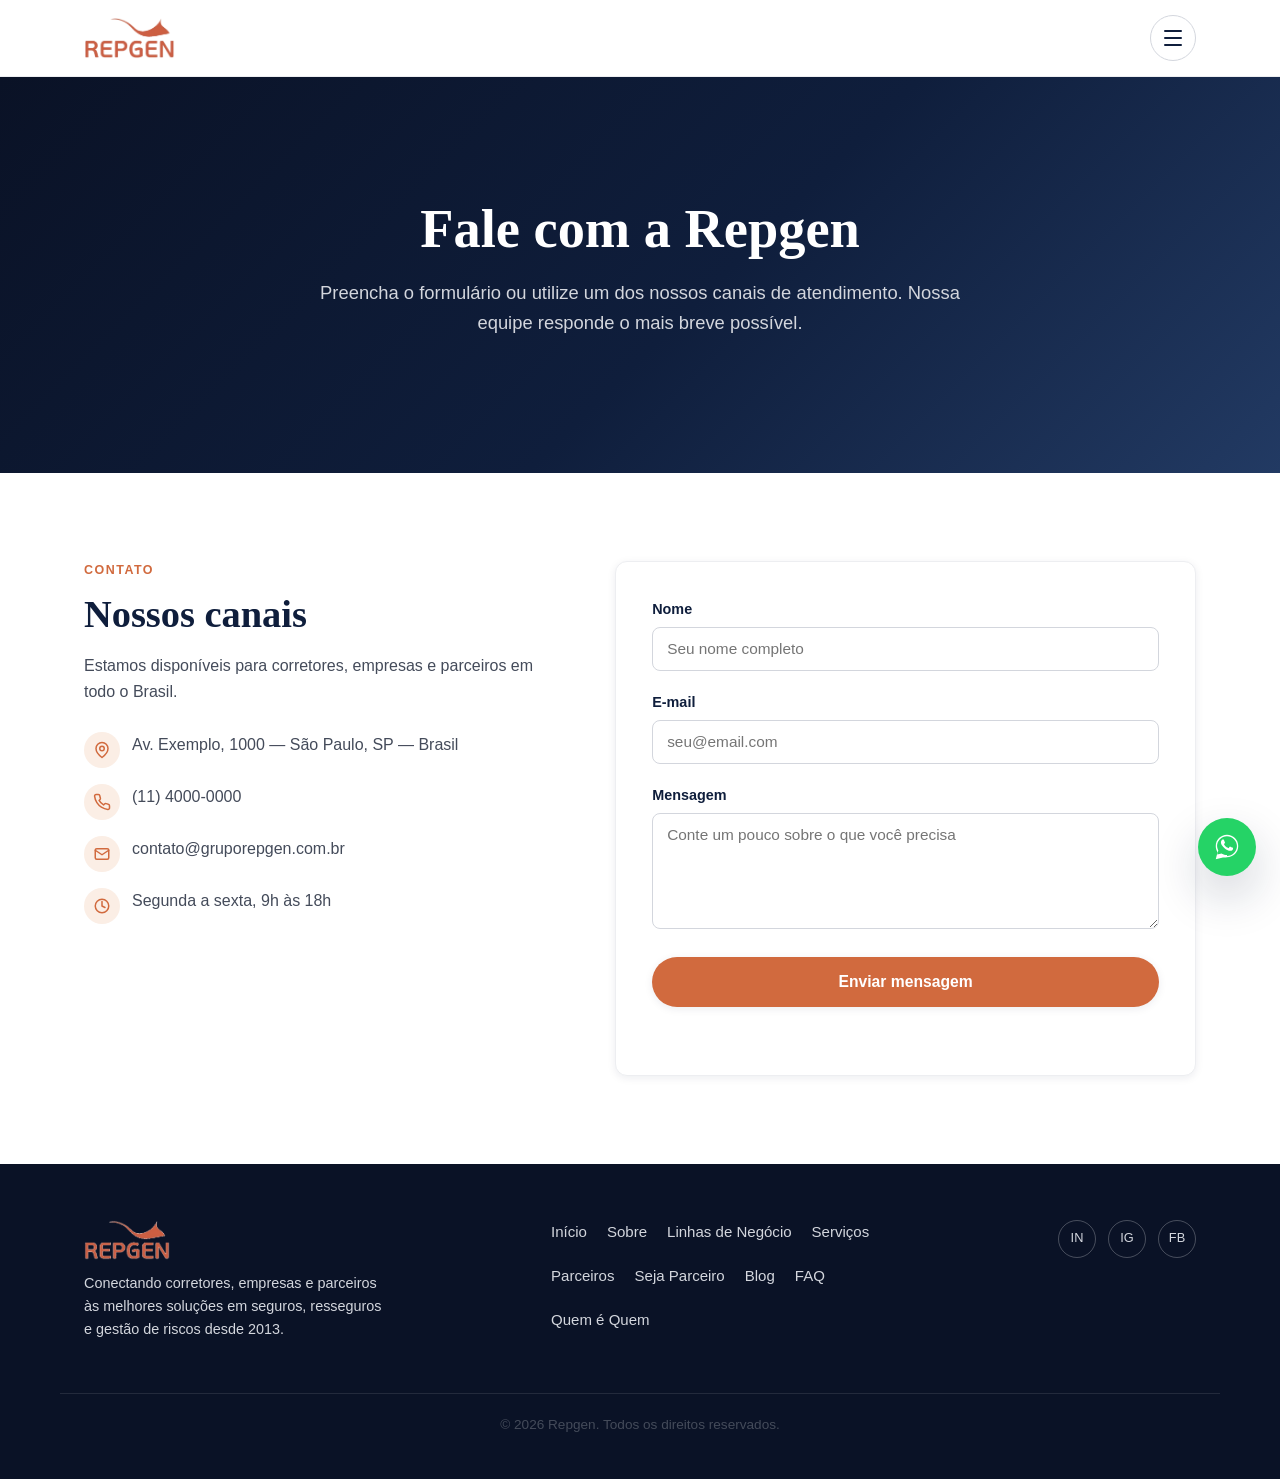
<file: contato.html>
<!DOCTYPE html>
<html lang="pt-BR">
<head>
<meta charset="UTF-8">
<meta name="viewport" content="width=device-width, initial-scale=1.0">
<title>Contato | Repgen</title>
<meta name="description" content="Fale com a equipe da Repgen: formulário de contato, telefone, e-mail e endereço para corretores, empresas e parceiros.">
<meta name="author" content="Repgen">

<!-- Open Graph -->
<meta property="og:title" content="Contato | Repgen">
<meta property="og:description" content="Fale com a equipe da Repgen: formulário de contato, telefone, e-mail e endereço para corretores, empresas e parceiros.">
<meta property="og:image" content="assets/logo-repgen.png">
<meta property="og:type" content="website">
<meta property="og:locale" content="pt_BR">

<link rel="icon" type="image/png" href="assets/favicon.png">
<link rel="stylesheet" href="styles.css">
</head>
<body>
<header class="site-header" id="topo">
  <div class="container header-inner">
    <a href="index.html" class="logo" aria-label="Repgen - página inicial">
      <img src="assets/logo-header.png" alt="Repgen" class="logo-img">
    </a>
    <button class="menu-toggle" id="menuToggle" aria-expanded="false" aria-controls="fullNav" aria-label="Abrir menu de navegação">
      <span></span><span></span><span></span>
    </button>
  </div>
</header>

<nav class="full-nav" id="fullNav" aria-label="Navegação principal">
  <button class="menu-close" id="menuClose" aria-label="Fechar menu de navegação">&times;</button>
  <ul class="full-nav-list">
        <li><a href="index.html">Início</a></li>
        <li><a href="sobre.html">Sobre</a></li>
        <li><a href="linhas-negocio.html">Linhas de Negócio</a></li>
        <li><a href="servicos.html">Serviços</a></li>
        <li><a href="seguradoras.html">Parceiros</a></li>
        <li><a href="seja-parceiro.html">Seja Parceiro</a></li>
        <li><a href="blog.html">Blog</a></li>
        <li><a href="faq.html">FAQ</a></li>
  </ul>
  <a href="quem-e-quem.html" class="full-nav-cta">Fale Conosco</a>
</nav>

<main>
  <!-- HERO -->
  <section class="hero" aria-labelledby="hero-title">
    <div class="container hero-inner">
      <h1 id="hero-title">Fale com a Repgen</h1>
      <p class="hero-subtitle">Preencha o formulário ou utilize um dos nossos canais de atendimento. Nossa equipe responde o mais breve possível.</p>
    </div>
  </section>

  <!-- CONTATO -->
  <section class="section">
    <div class="container contato-grid">
      <div class="fade-up">
        <p class="eyebrow">Contato</p>
        <h2>Nossos canais</h2>
        <p>Estamos disponíveis para corretores, empresas e parceiros em todo o Brasil.</p>

        <ul class="contact-list">
          <li>
            <span class="contact-icon-tile"><svg viewBox="0 0 24 24" fill="none" stroke="currentColor" stroke-width="2" stroke-linecap="round" stroke-linejoin="round" aria-hidden="true"><path d="M20 10c0 6-8 12-8 12s-8-6-8-12a8 8 0 0 1 16 0Z"/><circle cx="12" cy="10" r="3"/></svg></span>
            <span>Av. Exemplo, 1000 — São Paulo, SP — Brasil</span>
          </li>
          <li>
            <span class="contact-icon-tile"><svg viewBox="0 0 24 24" fill="none" stroke="currentColor" stroke-width="2" stroke-linecap="round" stroke-linejoin="round" aria-hidden="true"><path d="M22 16.92v3a2 2 0 0 1-2.18 2 19.79 19.79 0 0 1-8.63-3.07 19.5 19.5 0 0 1-6-6 19.79 19.79 0 0 1-3.07-8.67A2 2 0 0 1 4.11 2h3a2 2 0 0 1 2 1.72c.127.96.361 1.903.7 2.81a2 2 0 0 1-.45 2.11L8.09 9.91a16 16 0 0 0 6 6l1.27-1.27a2 2 0 0 1 2.11-.45c.907.339 1.85.573 2.81.7A2 2 0 0 1 22 16.92z"/></svg></span>
            <span><a href="tel:+551140000000">(11) 4000-0000</a></span>
          </li>
          <li>
            <span class="contact-icon-tile"><svg viewBox="0 0 24 24" fill="none" stroke="currentColor" stroke-width="2" stroke-linecap="round" stroke-linejoin="round" aria-hidden="true"><rect x="3" y="5" width="18" height="14" rx="2"/><path d="m3 7 9 6 9-6"/></svg></span>
            <span><a href="mailto:contato@gruporepgen.com.br">contato@gruporepgen.com.br</a></span>
          </li>
          <li>
            <span class="contact-icon-tile"><svg viewBox="0 0 24 24" fill="none" stroke="currentColor" stroke-width="2" stroke-linecap="round" stroke-linejoin="round" aria-hidden="true"><circle cx="12" cy="12" r="9"/><polyline points="12 6 12 12 16 14"/></svg></span>
            <span>Segunda a sexta, 9h às 18h</span>
          </li>
        </ul>
      </div>

      <form class="contact-form fade-up" id="contactForm" novalidate>
        <div class="form-group">
          <label for="nome">Nome</label>
          <input type="text" id="nome" name="nome" required autocomplete="name" placeholder="Seu nome completo">
        </div>
        <div class="form-group">
          <label for="email">E-mail</label>
          <input type="email" id="email" name="email" required autocomplete="email" placeholder="seu@email.com">
        </div>
        <div class="form-group">
          <label for="mensagem">Mensagem</label>
          <textarea id="mensagem" name="mensagem" rows="5" required placeholder="Conte um pouco sobre o que você precisa"></textarea>
        </div>
        <button type="submit" class="btn btn-primary btn-block">Enviar mensagem</button>
        <p class="form-feedback" id="formFeedback" role="status" aria-live="polite"></p>
      </form>
    </div>
  </section>

</main>

<footer class="site-footer">
  <div class="container footer-inner">
    <div class="footer-brand">
      <img src="assets/logo-header.png" alt="Repgen" class="logo-img logo-img-footer">
      <p>Conectando corretores, empresas e parceiros às melhores soluções em seguros, resseguros e gestão de riscos desde 2013.</p>
    </div>

    <nav class="footer-nav" aria-label="Navegação do rodapé">
      <a href="index.html">Início</a>
      <a href="sobre.html">Sobre</a>
      <a href="linhas-negocio.html">Linhas de Negócio</a>
      <a href="servicos.html">Serviços</a>
      <a href="seguradoras.html">Parceiros</a>
      <a href="seja-parceiro.html">Seja Parceiro</a>
      <a href="blog.html">Blog</a>
      <a href="faq.html">FAQ</a>
      <a href="quem-e-quem.html">Quem é Quem</a>
    </nav>

    <div class="footer-social" aria-label="Redes sociais da Repgen">
      <a href="#" aria-label="Repgen no LinkedIn">in</a>
      <a href="#" aria-label="Repgen no Instagram">ig</a>
      <a href="#" aria-label="Repgen no Facebook">fb</a>
    </div>
  </div>
  <div class="container footer-bottom">
    <p>&copy; <span class="ano"></span> Repgen. Todos os direitos reservados.</p>
  </div>
</footer>

<a href="quem-e-quem.html" class="whatsapp-float" aria-label="Fale com a nossa equipe">
  <svg viewBox="0 0 32 32" fill="currentColor" aria-hidden="true"><path d="M16.001 3C9.373 3 4 8.373 4 15c0 2.386.703 4.605 1.912 6.472L4 29l7.727-1.874A11.94 11.94 0 0 0 16.001 27C22.629 27 28 21.627 28 15S22.629 3 16.001 3zm0 21.6c-1.98 0-3.833-.55-5.412-1.503l-.388-.23-4.59 1.113 1.135-4.474-.253-.398A9.56 9.56 0 0 1 5.4 15c0-5.85 4.75-10.6 10.601-10.6 5.85 0 10.6 4.75 10.6 10.6 0 5.85-4.75 10.6-10.6 10.6zm5.815-7.94c-.318-.159-1.884-.93-2.176-1.036-.292-.106-.505-.159-.717.16-.212.318-.823 1.036-1.01 1.248-.186.212-.372.239-.69.08-.318-.16-1.343-.495-2.558-1.577-.945-.843-1.583-1.884-1.768-2.202-.186-.318-.02-.49.14-.649.143-.142.318-.372.478-.558.159-.186.212-.318.318-.53.106-.212.053-.398-.027-.557-.08-.16-.717-1.728-.983-2.366-.259-.622-.522-.538-.717-.548-.186-.009-.398-.011-.611-.011-.212 0-.557.08-.849.398-.292.318-1.114 1.089-1.114 2.656 0 1.567 1.14 3.082 1.299 3.294.159.212 2.243 3.427 5.435 4.804.759.328 1.352.524 1.814.671.762.242 1.456.208 2.005.126.612-.091 1.884-.77 2.15-1.514.265-.744.265-1.382.186-1.514-.08-.133-.291-.212-.61-.371z"/></svg>
</a>

<script src="script.js"></script>

</body>
</html>
</file>
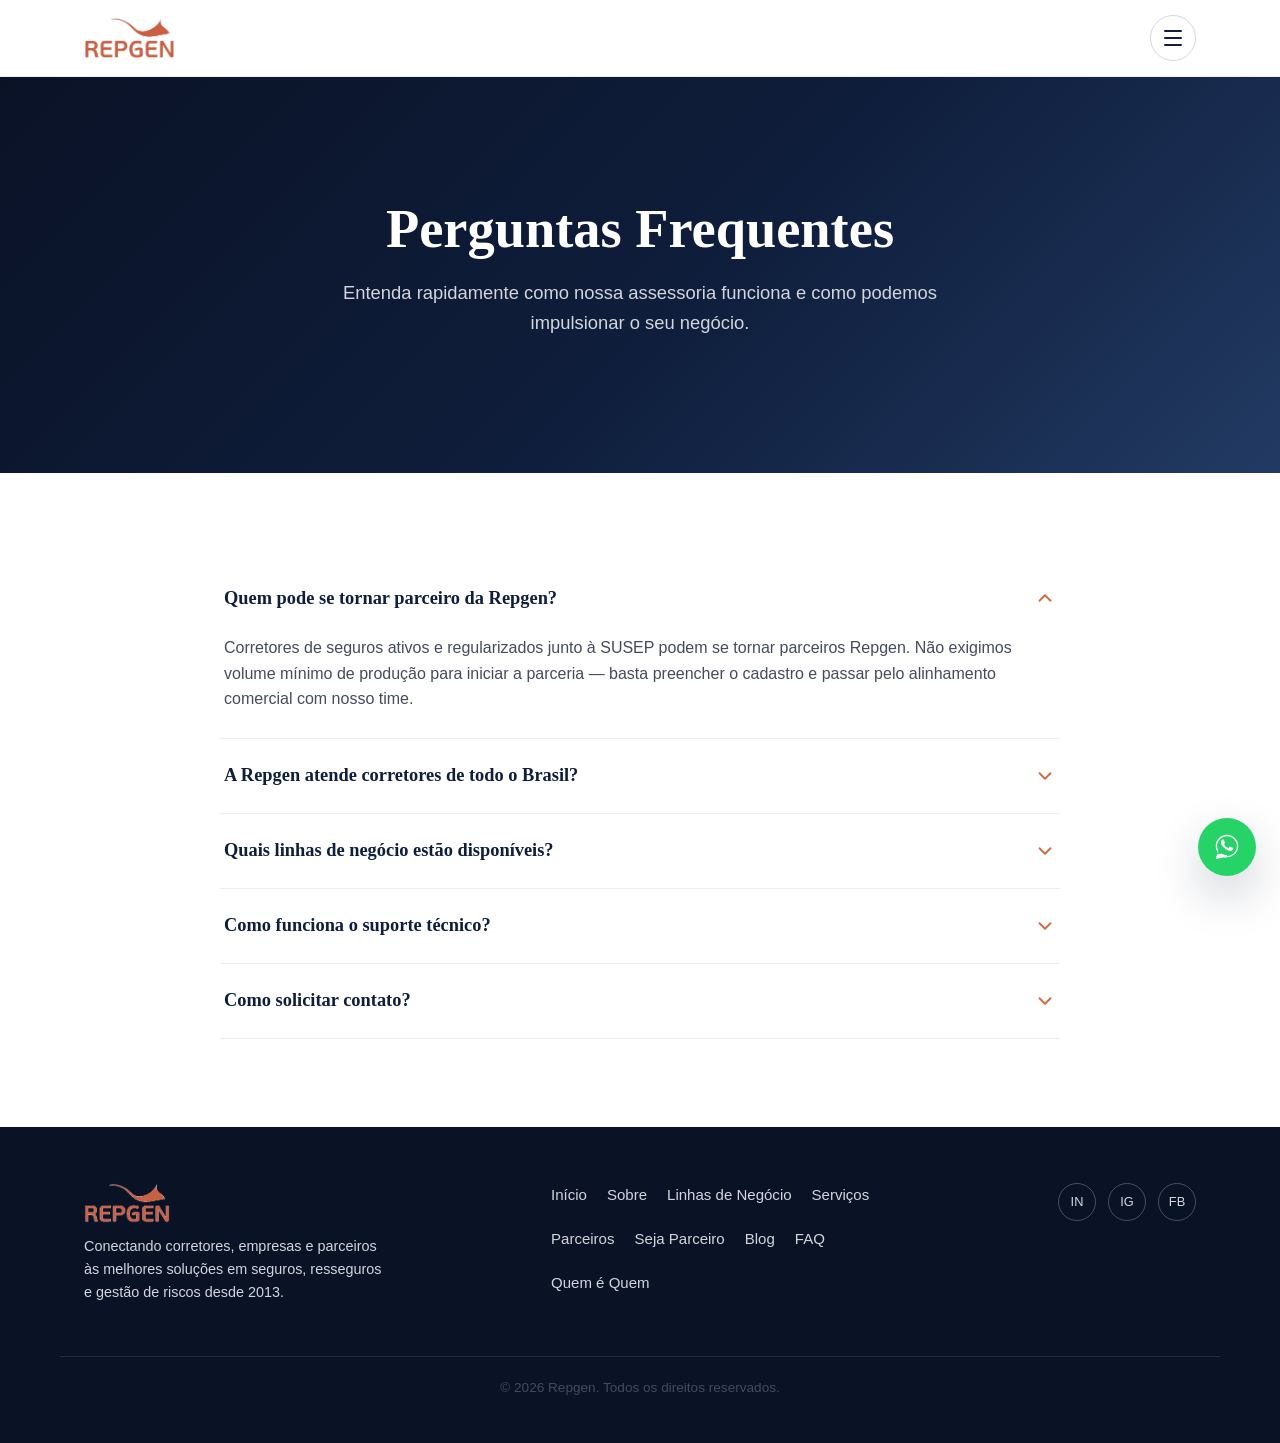
<file: faq.html>
<!DOCTYPE html>
<html lang="pt-BR">
<head>
<meta charset="UTF-8">
<meta name="viewport" content="width=device-width, initial-scale=1.0">
<title>Perguntas Frequentes | Repgen</title>
<meta name="description" content="Entenda rapidamente como funciona a assessoria da Repgen e como corretores podem se tornar parceiros.">
<meta name="author" content="Repgen">

<!-- Open Graph -->
<meta property="og:title" content="Perguntas Frequentes | Repgen">
<meta property="og:description" content="Entenda rapidamente como funciona a assessoria da Repgen e como corretores podem se tornar parceiros.">
<meta property="og:image" content="assets/logo-repgen.png">
<meta property="og:type" content="website">
<meta property="og:locale" content="pt_BR">

<link rel="icon" type="image/png" href="assets/favicon.png">
<link rel="stylesheet" href="styles.css">
</head>
<body>
<header class="site-header" id="topo">
  <div class="container header-inner">
    <a href="index.html" class="logo" aria-label="Repgen - página inicial">
      <img src="assets/logo-header.png" alt="Repgen" class="logo-img">
    </a>
    <button class="menu-toggle" id="menuToggle" aria-expanded="false" aria-controls="fullNav" aria-label="Abrir menu de navegação">
      <span></span><span></span><span></span>
    </button>
  </div>
</header>

<nav class="full-nav" id="fullNav" aria-label="Navegação principal">
  <button class="menu-close" id="menuClose" aria-label="Fechar menu de navegação">&times;</button>
  <ul class="full-nav-list">
        <li><a href="index.html">Início</a></li>
        <li><a href="sobre.html">Sobre</a></li>
        <li><a href="linhas-negocio.html">Linhas de Negócio</a></li>
        <li><a href="servicos.html">Serviços</a></li>
        <li><a href="seguradoras.html">Parceiros</a></li>
        <li><a href="seja-parceiro.html">Seja Parceiro</a></li>
        <li><a href="blog.html">Blog</a></li>
        <li><a href="faq.html">FAQ</a></li>
  </ul>
  <a href="quem-e-quem.html" class="full-nav-cta">Fale Conosco</a>
</nav>

<main>
  <!-- HERO -->
  <section class="hero" aria-labelledby="hero-title">
    <div class="container hero-inner">
      <h1 id="hero-title">Perguntas Frequentes</h1>
      <p class="hero-subtitle">Entenda rapidamente como nossa assessoria funciona e como podemos impulsionar o seu negócio.</p>
    </div>
  </section>

  <!-- ACCORDION -->
  <section class="section">
    <div class="container">
      <div class="accordion">
      <div class="accordion-item fade-up open">
        <button type="button" class="accordion-trigger" aria-expanded="true">
          <span>Quem pode se tornar parceiro da Repgen?</span>
          <svg class="accordion-chevron" viewBox="0 0 24 24" fill="none" stroke="currentColor" stroke-width="2" stroke-linecap="round" stroke-linejoin="round" aria-hidden="true"><polyline points="6 9 12 15 18 9"/></svg>
        </button>
        <div class="accordion-panel" style="max-height:400px">
          <div class="accordion-panel-inner">
            <p>Corretores de seguros ativos e regularizados junto à SUSEP podem se tornar parceiros Repgen. Não exigimos volume mínimo de produção para iniciar a parceria — basta preencher o cadastro e passar pelo alinhamento comercial com nosso time.</p>
          </div>
        </div>
      </div>
      <div class="accordion-item fade-up">
        <button type="button" class="accordion-trigger" aria-expanded="false">
          <span>A Repgen atende corretores de todo o Brasil?</span>
          <svg class="accordion-chevron" viewBox="0 0 24 24" fill="none" stroke="currentColor" stroke-width="2" stroke-linecap="round" stroke-linejoin="round" aria-hidden="true"><polyline points="6 9 12 15 18 9"/></svg>
        </button>
        <div class="accordion-panel">
          <div class="accordion-panel-inner">
            <p>Sim. Nossa operação é 100% nacional e digital, o que permite atender corretores de qualquer estado com o mesmo padrão de suporte técnico e comercial, independentemente da localização.</p>
          </div>
        </div>
      </div>
      <div class="accordion-item fade-up">
        <button type="button" class="accordion-trigger" aria-expanded="false">
          <span>Quais linhas de negócio estão disponíveis?</span>
          <svg class="accordion-chevron" viewBox="0 0 24 24" fill="none" stroke="currentColor" stroke-width="2" stroke-linecap="round" stroke-linejoin="round" aria-hidden="true"><polyline points="6 9 12 15 18 9"/></svg>
        </button>
        <div class="accordion-panel">
          <div class="accordion-panel-inner">
            <p>Trabalhamos com Massificados, Benefícios, Linhas Corporativas, Transportes, Affinity, Financeiro e Alta Renda, cobrindo desde produtos simplificados até riscos corporativos complexos. Veja o detalhamento completo na página de Linhas de Negócio.</p>
          </div>
        </div>
      </div>
      <div class="accordion-item fade-up">
        <button type="button" class="accordion-trigger" aria-expanded="false">
          <span>Como funciona o suporte técnico?</span>
          <svg class="accordion-chevron" viewBox="0 0 24 24" fill="none" stroke="currentColor" stroke-width="2" stroke-linecap="round" stroke-linejoin="round" aria-hidden="true"><polyline points="6 9 12 15 18 9"/></svg>
        </button>
        <div class="accordion-panel">
          <div class="accordion-panel-inner">
            <p>Nossa equipe de especialistas acompanha o corretor desde a cotação até o pós-venda, auxiliando na estruturação de propostas, negociação com seguradoras e no acompanhamento de sinistros quando necessário.</p>
          </div>
        </div>
      </div>
      <div class="accordion-item fade-up">
        <button type="button" class="accordion-trigger" aria-expanded="false">
          <span>Como solicitar contato?</span>
          <svg class="accordion-chevron" viewBox="0 0 24 24" fill="none" stroke="currentColor" stroke-width="2" stroke-linecap="round" stroke-linejoin="round" aria-hidden="true"><polyline points="6 9 12 15 18 9"/></svg>
        </button>
        <div class="accordion-panel">
          <div class="accordion-panel-inner">
            <p>Você pode falar com nosso time comercial diretamente pelo WhatsApp, preencher o formulário na página de Contato, ou acessar a página Seja Parceiro para iniciar seu cadastro.</p>
          </div>
        </div>
      </div>
      </div>
    </div>
  </section>

</main>

<footer class="site-footer">
  <div class="container footer-inner">
    <div class="footer-brand">
      <img src="assets/logo-header.png" alt="Repgen" class="logo-img logo-img-footer">
      <p>Conectando corretores, empresas e parceiros às melhores soluções em seguros, resseguros e gestão de riscos desde 2013.</p>
    </div>

    <nav class="footer-nav" aria-label="Navegação do rodapé">
      <a href="index.html">Início</a>
      <a href="sobre.html">Sobre</a>
      <a href="linhas-negocio.html">Linhas de Negócio</a>
      <a href="servicos.html">Serviços</a>
      <a href="seguradoras.html">Parceiros</a>
      <a href="seja-parceiro.html">Seja Parceiro</a>
      <a href="blog.html">Blog</a>
      <a href="faq.html">FAQ</a>
      <a href="quem-e-quem.html">Quem é Quem</a>
    </nav>

    <div class="footer-social" aria-label="Redes sociais da Repgen">
      <a href="#" aria-label="Repgen no LinkedIn">in</a>
      <a href="#" aria-label="Repgen no Instagram">ig</a>
      <a href="#" aria-label="Repgen no Facebook">fb</a>
    </div>
  </div>
  <div class="container footer-bottom">
    <p>&copy; <span class="ano"></span> Repgen. Todos os direitos reservados.</p>
  </div>
</footer>

<a href="quem-e-quem.html" class="whatsapp-float" aria-label="Fale com a nossa equipe">
  <svg viewBox="0 0 32 32" fill="currentColor" aria-hidden="true"><path d="M16.001 3C9.373 3 4 8.373 4 15c0 2.386.703 4.605 1.912 6.472L4 29l7.727-1.874A11.94 11.94 0 0 0 16.001 27C22.629 27 28 21.627 28 15S22.629 3 16.001 3zm0 21.6c-1.98 0-3.833-.55-5.412-1.503l-.388-.23-4.59 1.113 1.135-4.474-.253-.398A9.56 9.56 0 0 1 5.4 15c0-5.85 4.75-10.6 10.601-10.6 5.85 0 10.6 4.75 10.6 10.6 0 5.85-4.75 10.6-10.6 10.6zm5.815-7.94c-.318-.159-1.884-.93-2.176-1.036-.292-.106-.505-.159-.717.16-.212.318-.823 1.036-1.01 1.248-.186.212-.372.239-.69.08-.318-.16-1.343-.495-2.558-1.577-.945-.843-1.583-1.884-1.768-2.202-.186-.318-.02-.49.14-.649.143-.142.318-.372.478-.558.159-.186.212-.318.318-.53.106-.212.053-.398-.027-.557-.08-.16-.717-1.728-.983-2.366-.259-.622-.522-.538-.717-.548-.186-.009-.398-.011-.611-.011-.212 0-.557.08-.849.398-.292.318-1.114 1.089-1.114 2.656 0 1.567 1.14 3.082 1.299 3.294.159.212 2.243 3.427 5.435 4.804.759.328 1.352.524 1.814.671.762.242 1.456.208 2.005.126.612-.091 1.884-.77 2.15-1.514.265-.744.265-1.382.186-1.514-.08-.133-.291-.212-.61-.371z"/></svg>
</a>

<script src="script.js"></script>

</body>
</html>
</file>
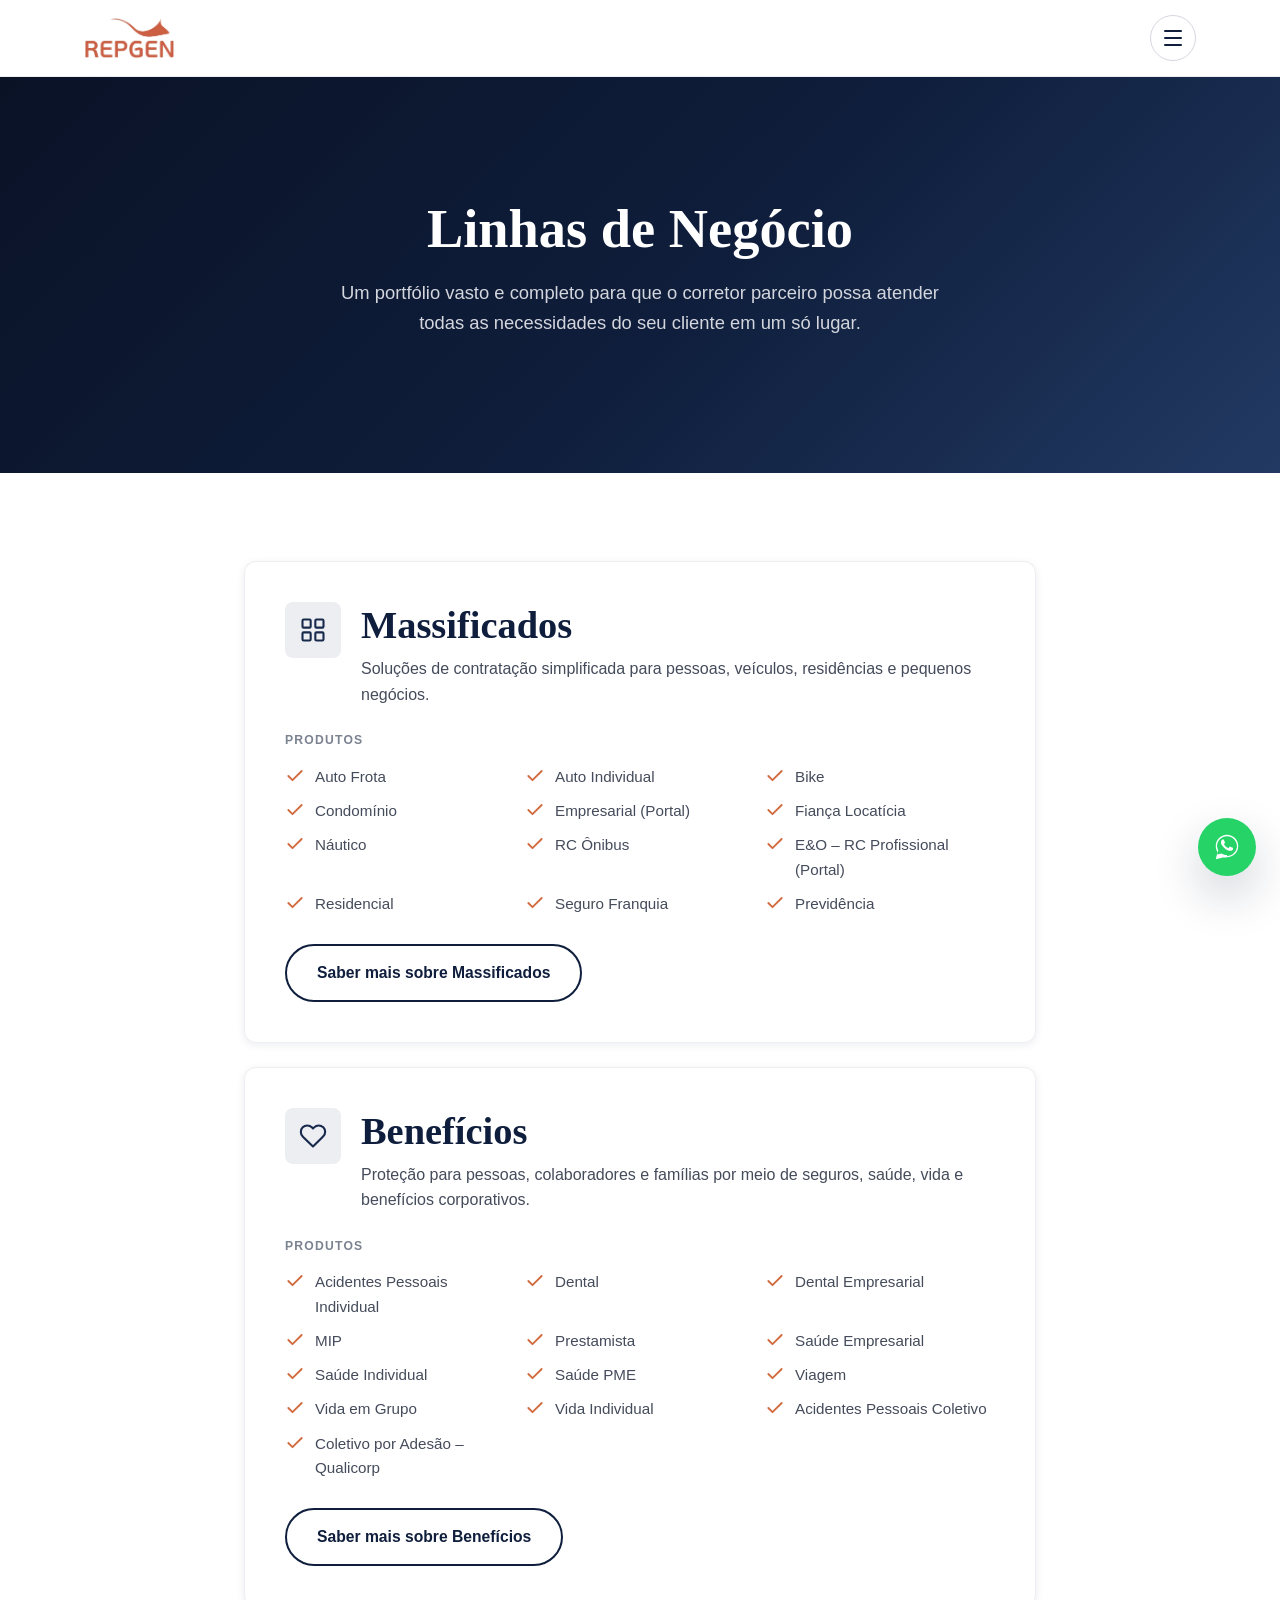
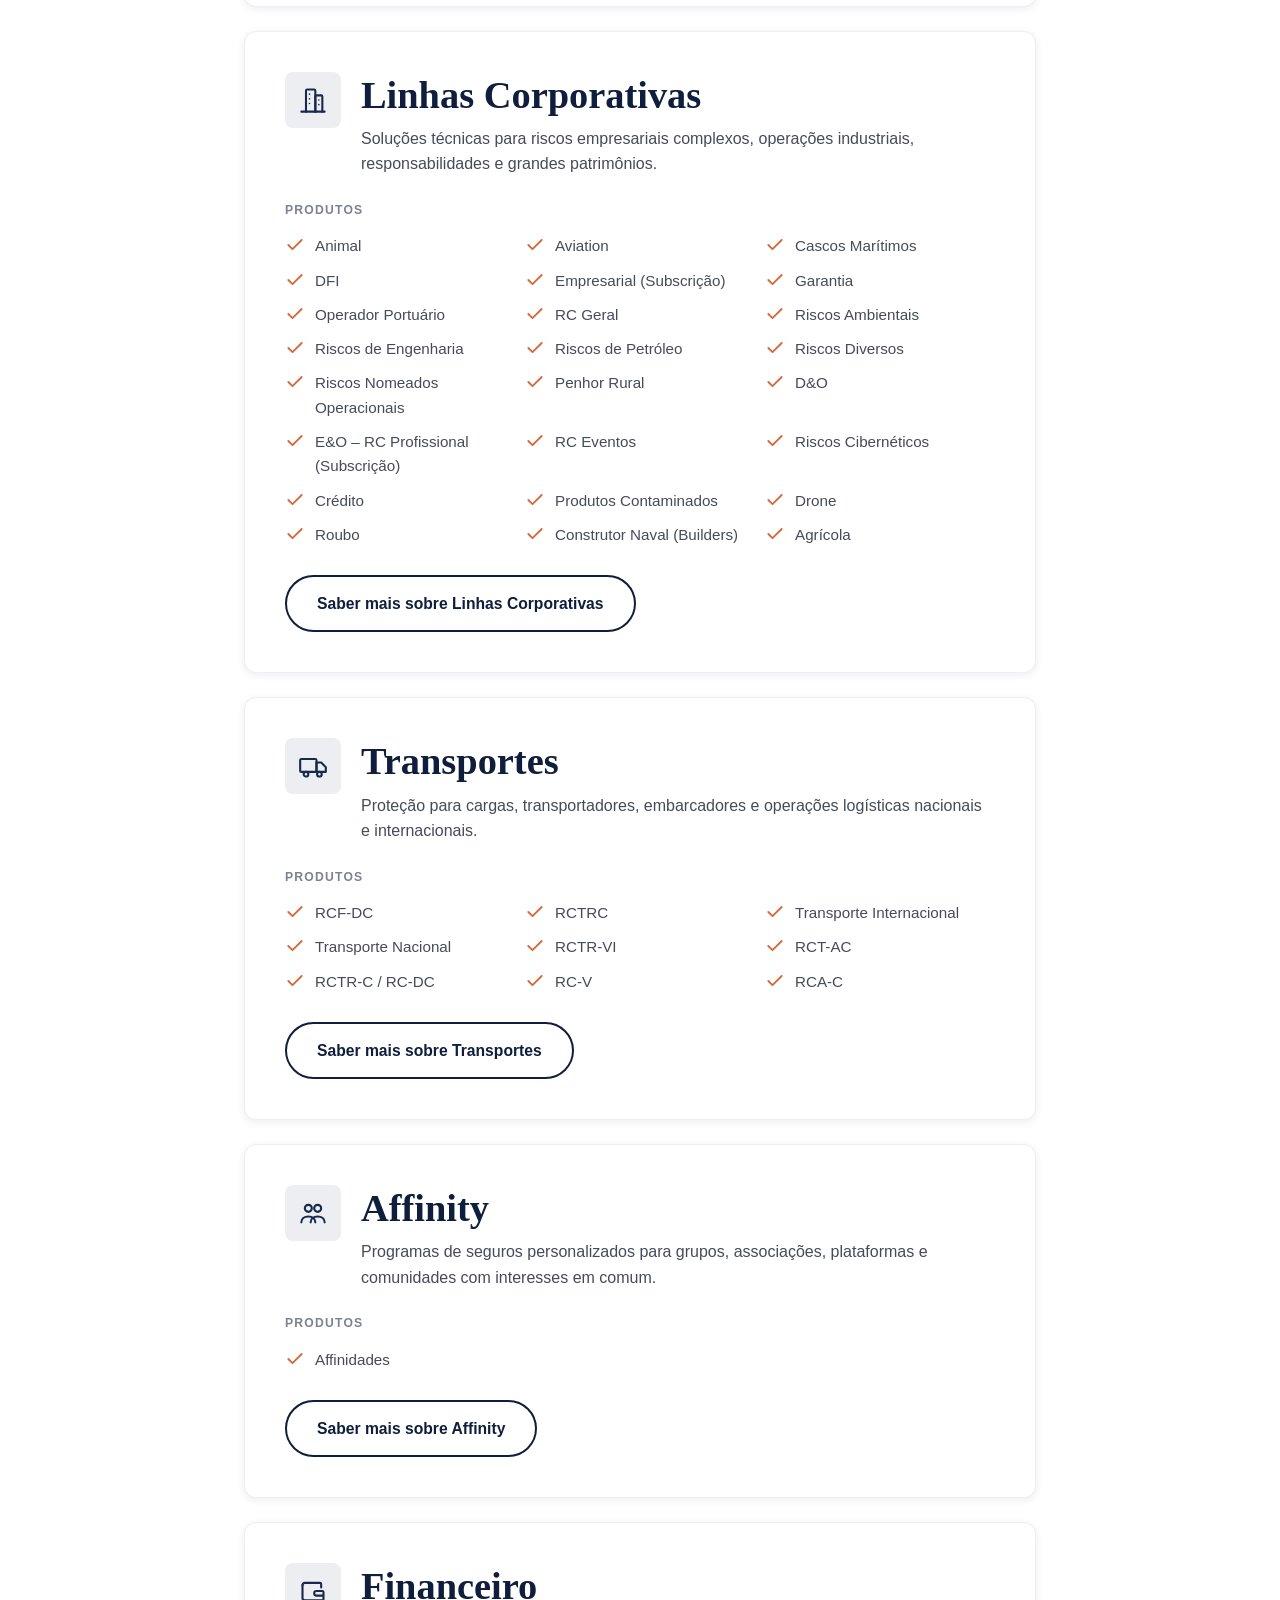
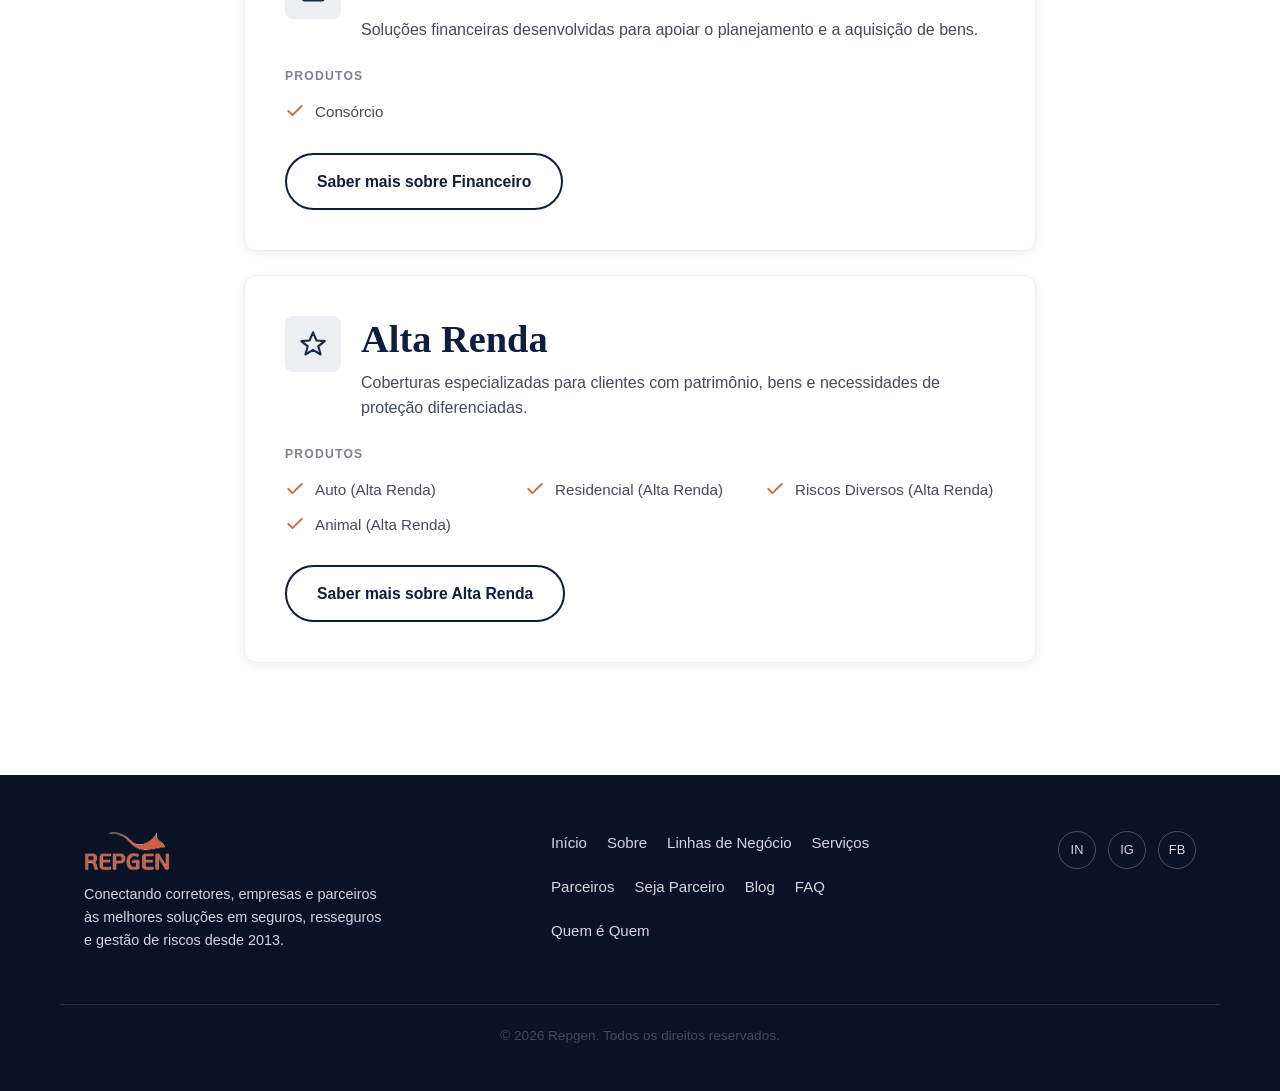
<file: linhas-negocio.html>
<!DOCTYPE html>
<html lang="pt-BR">
<head>
<meta charset="UTF-8">
<meta name="viewport" content="width=device-width, initial-scale=1.0">
<title>Linhas de Negócio | Repgen</title>
<meta name="description" content="Conheça o portfólio completo da Repgen: Massificados, Benefícios, Linhas Corporativas, Transportes, Affinity, Financeiro e Alta Renda.">
<meta name="author" content="Repgen">

<!-- Open Graph -->
<meta property="og:title" content="Linhas de Negócio | Repgen">
<meta property="og:description" content="Conheça o portfólio completo da Repgen: Massificados, Benefícios, Linhas Corporativas, Transportes, Affinity, Financeiro e Alta Renda.">
<meta property="og:image" content="assets/logo-repgen.png">
<meta property="og:type" content="website">
<meta property="og:locale" content="pt_BR">

<link rel="icon" type="image/png" href="assets/favicon.png">
<link rel="stylesheet" href="styles.css">
</head>
<body>
<header class="site-header" id="topo">
  <div class="container header-inner">
    <a href="index.html" class="logo" aria-label="Repgen - página inicial">
      <img src="assets/logo-header.png" alt="Repgen" class="logo-img">
    </a>
    <button class="menu-toggle" id="menuToggle" aria-expanded="false" aria-controls="fullNav" aria-label="Abrir menu de navegação">
      <span></span><span></span><span></span>
    </button>
  </div>
</header>

<nav class="full-nav" id="fullNav" aria-label="Navegação principal">
  <button class="menu-close" id="menuClose" aria-label="Fechar menu de navegação">&times;</button>
  <ul class="full-nav-list">
        <li><a href="index.html">Início</a></li>
        <li><a href="sobre.html">Sobre</a></li>
        <li><a href="linhas-negocio.html">Linhas de Negócio</a></li>
        <li><a href="servicos.html">Serviços</a></li>
        <li><a href="seguradoras.html">Parceiros</a></li>
        <li><a href="seja-parceiro.html">Seja Parceiro</a></li>
        <li><a href="blog.html">Blog</a></li>
        <li><a href="faq.html">FAQ</a></li>
  </ul>
  <a href="quem-e-quem.html" class="full-nav-cta">Fale Conosco</a>
</nav>

<main>
  <!-- HERO -->
  <section class="hero" aria-labelledby="hero-title">
    <div class="container hero-inner">
      <h1 id="hero-title">Linhas de Negócio</h1>
      <p class="hero-subtitle">Um portfólio vasto e completo para que o corretor parceiro possa atender todas as necessidades do seu cliente em um só lugar.</p>
    </div>
  </section>

  <!-- LINHAS -->
  <section class="section">
    <div class="container" style="max-width:840px">
      <article class="line-card fade-up">
        <div class="line-card-head">
          <span class="icon-tile gray"><svg viewBox="0 0 24 24" fill="none" stroke="currentColor" stroke-width="1.8" stroke-linecap="round" stroke-linejoin="round" aria-hidden="true"><rect x="3" y="3" width="7" height="7" rx="1"/><rect x="14" y="3" width="7" height="7" rx="1"/><rect x="3" y="14" width="7" height="7" rx="1"/><rect x="14" y="14" width="7" height="7" rx="1"/></svg></span>
          <div>
            <h2>Massificados</h2>
            <p>Soluções de contratação simplificada para pessoas, veículos, residências e pequenos negócios.</p>
          </div>
        </div>
        <p class="line-card-products-label">Produtos</p>
        <ul class="checklist">
          <li><svg class="check-icon" viewBox="0 0 24 24" fill="none" stroke="currentColor" stroke-width="2.2" stroke-linecap="round" stroke-linejoin="round" aria-hidden="true"><polyline points="20 6 9 17 4 12"/></svg><span>Auto Frota</span></li>
          <li><svg class="check-icon" viewBox="0 0 24 24" fill="none" stroke="currentColor" stroke-width="2.2" stroke-linecap="round" stroke-linejoin="round" aria-hidden="true"><polyline points="20 6 9 17 4 12"/></svg><span>Auto Individual</span></li>
          <li><svg class="check-icon" viewBox="0 0 24 24" fill="none" stroke="currentColor" stroke-width="2.2" stroke-linecap="round" stroke-linejoin="round" aria-hidden="true"><polyline points="20 6 9 17 4 12"/></svg><span>Bike</span></li>
          <li><svg class="check-icon" viewBox="0 0 24 24" fill="none" stroke="currentColor" stroke-width="2.2" stroke-linecap="round" stroke-linejoin="round" aria-hidden="true"><polyline points="20 6 9 17 4 12"/></svg><span>Condomínio</span></li>
          <li><svg class="check-icon" viewBox="0 0 24 24" fill="none" stroke="currentColor" stroke-width="2.2" stroke-linecap="round" stroke-linejoin="round" aria-hidden="true"><polyline points="20 6 9 17 4 12"/></svg><span>Empresarial (Portal)</span></li>
          <li><svg class="check-icon" viewBox="0 0 24 24" fill="none" stroke="currentColor" stroke-width="2.2" stroke-linecap="round" stroke-linejoin="round" aria-hidden="true"><polyline points="20 6 9 17 4 12"/></svg><span>Fiança Locatícia</span></li>
          <li><svg class="check-icon" viewBox="0 0 24 24" fill="none" stroke="currentColor" stroke-width="2.2" stroke-linecap="round" stroke-linejoin="round" aria-hidden="true"><polyline points="20 6 9 17 4 12"/></svg><span>Náutico</span></li>
          <li><svg class="check-icon" viewBox="0 0 24 24" fill="none" stroke="currentColor" stroke-width="2.2" stroke-linecap="round" stroke-linejoin="round" aria-hidden="true"><polyline points="20 6 9 17 4 12"/></svg><span>RC Ônibus</span></li>
          <li><svg class="check-icon" viewBox="0 0 24 24" fill="none" stroke="currentColor" stroke-width="2.2" stroke-linecap="round" stroke-linejoin="round" aria-hidden="true"><polyline points="20 6 9 17 4 12"/></svg><span>E&O – RC Profissional (Portal)</span></li>
          <li><svg class="check-icon" viewBox="0 0 24 24" fill="none" stroke="currentColor" stroke-width="2.2" stroke-linecap="round" stroke-linejoin="round" aria-hidden="true"><polyline points="20 6 9 17 4 12"/></svg><span>Residencial</span></li>
          <li><svg class="check-icon" viewBox="0 0 24 24" fill="none" stroke="currentColor" stroke-width="2.2" stroke-linecap="round" stroke-linejoin="round" aria-hidden="true"><polyline points="20 6 9 17 4 12"/></svg><span>Seguro Franquia</span></li>
          <li><svg class="check-icon" viewBox="0 0 24 24" fill="none" stroke="currentColor" stroke-width="2.2" stroke-linecap="round" stroke-linejoin="round" aria-hidden="true"><polyline points="20 6 9 17 4 12"/></svg><span>Previdência</span></li>
        </ul>
        <a href="quem-e-quem.html#massificados-afinidades" class="btn btn-outline-navy">Saber mais sobre Massificados</a>
      </article>
      <article class="line-card fade-up">
        <div class="line-card-head">
          <span class="icon-tile gray"><svg viewBox="0 0 24 24" fill="none" stroke="currentColor" stroke-width="1.8" stroke-linecap="round" stroke-linejoin="round" aria-hidden="true"><path d="M20.8 4.6a5.5 5.5 0 0 0-7.8 0L12 5.6l-1-1a5.5 5.5 0 0 0-7.8 7.8l1 1L12 21l7.8-7.8 1-1a5.5 5.5 0 0 0 0-7.8Z"/></svg></span>
          <div>
            <h2>Benefícios</h2>
            <p>Proteção para pessoas, colaboradores e famílias por meio de seguros, saúde, vida e benefícios corporativos.</p>
          </div>
        </div>
        <p class="line-card-products-label">Produtos</p>
        <ul class="checklist">
          <li><svg class="check-icon" viewBox="0 0 24 24" fill="none" stroke="currentColor" stroke-width="2.2" stroke-linecap="round" stroke-linejoin="round" aria-hidden="true"><polyline points="20 6 9 17 4 12"/></svg><span>Acidentes Pessoais Individual</span></li>
          <li><svg class="check-icon" viewBox="0 0 24 24" fill="none" stroke="currentColor" stroke-width="2.2" stroke-linecap="round" stroke-linejoin="round" aria-hidden="true"><polyline points="20 6 9 17 4 12"/></svg><span>Dental</span></li>
          <li><svg class="check-icon" viewBox="0 0 24 24" fill="none" stroke="currentColor" stroke-width="2.2" stroke-linecap="round" stroke-linejoin="round" aria-hidden="true"><polyline points="20 6 9 17 4 12"/></svg><span>Dental Empresarial</span></li>
          <li><svg class="check-icon" viewBox="0 0 24 24" fill="none" stroke="currentColor" stroke-width="2.2" stroke-linecap="round" stroke-linejoin="round" aria-hidden="true"><polyline points="20 6 9 17 4 12"/></svg><span>MIP</span></li>
          <li><svg class="check-icon" viewBox="0 0 24 24" fill="none" stroke="currentColor" stroke-width="2.2" stroke-linecap="round" stroke-linejoin="round" aria-hidden="true"><polyline points="20 6 9 17 4 12"/></svg><span>Prestamista</span></li>
          <li><svg class="check-icon" viewBox="0 0 24 24" fill="none" stroke="currentColor" stroke-width="2.2" stroke-linecap="round" stroke-linejoin="round" aria-hidden="true"><polyline points="20 6 9 17 4 12"/></svg><span>Saúde Empresarial</span></li>
          <li><svg class="check-icon" viewBox="0 0 24 24" fill="none" stroke="currentColor" stroke-width="2.2" stroke-linecap="round" stroke-linejoin="round" aria-hidden="true"><polyline points="20 6 9 17 4 12"/></svg><span>Saúde Individual</span></li>
          <li><svg class="check-icon" viewBox="0 0 24 24" fill="none" stroke="currentColor" stroke-width="2.2" stroke-linecap="round" stroke-linejoin="round" aria-hidden="true"><polyline points="20 6 9 17 4 12"/></svg><span>Saúde PME</span></li>
          <li><svg class="check-icon" viewBox="0 0 24 24" fill="none" stroke="currentColor" stroke-width="2.2" stroke-linecap="round" stroke-linejoin="round" aria-hidden="true"><polyline points="20 6 9 17 4 12"/></svg><span>Viagem</span></li>
          <li><svg class="check-icon" viewBox="0 0 24 24" fill="none" stroke="currentColor" stroke-width="2.2" stroke-linecap="round" stroke-linejoin="round" aria-hidden="true"><polyline points="20 6 9 17 4 12"/></svg><span>Vida em Grupo</span></li>
          <li><svg class="check-icon" viewBox="0 0 24 24" fill="none" stroke="currentColor" stroke-width="2.2" stroke-linecap="round" stroke-linejoin="round" aria-hidden="true"><polyline points="20 6 9 17 4 12"/></svg><span>Vida Individual</span></li>
          <li><svg class="check-icon" viewBox="0 0 24 24" fill="none" stroke="currentColor" stroke-width="2.2" stroke-linecap="round" stroke-linejoin="round" aria-hidden="true"><polyline points="20 6 9 17 4 12"/></svg><span>Acidentes Pessoais Coletivo</span></li>
          <li><svg class="check-icon" viewBox="0 0 24 24" fill="none" stroke="currentColor" stroke-width="2.2" stroke-linecap="round" stroke-linejoin="round" aria-hidden="true"><polyline points="20 6 9 17 4 12"/></svg><span>Coletivo por Adesão – Qualicorp</span></li>
        </ul>
        <a href="quem-e-quem.html#beneficios" class="btn btn-outline-navy">Saber mais sobre Benefícios</a>
      </article>
      <article class="line-card fade-up">
        <div class="line-card-head">
          <span class="icon-tile gray"><svg viewBox="0 0 24 24" fill="none" stroke="currentColor" stroke-width="1.8" stroke-linecap="round" stroke-linejoin="round" aria-hidden="true"><path d="M6 22V4a1 1 0 0 1 1-1h6a1 1 0 0 1 1 1v18"/><path d="M14 22V9a1 1 0 0 1 1-1h4a1 1 0 0 1 1 1v13"/><path d="M2 22h20"/><circle cx="9" cy="7" r="0.7" fill="currentColor" stroke="none"/><circle cx="9" cy="11" r="0.7" fill="currentColor" stroke="none"/><circle cx="9" cy="15" r="0.7" fill="currentColor" stroke="none"/><circle cx="17" cy="12" r="0.7" fill="currentColor" stroke="none"/><circle cx="17" cy="16" r="0.7" fill="currentColor" stroke="none"/></svg></span>
          <div>
            <h2>Linhas Corporativas</h2>
            <p>Soluções técnicas para riscos empresariais complexos, operações industriais, responsabilidades e grandes patrimônios.</p>
          </div>
        </div>
        <p class="line-card-products-label">Produtos</p>
        <ul class="checklist">
          <li><svg class="check-icon" viewBox="0 0 24 24" fill="none" stroke="currentColor" stroke-width="2.2" stroke-linecap="round" stroke-linejoin="round" aria-hidden="true"><polyline points="20 6 9 17 4 12"/></svg><span>Animal</span></li>
          <li><svg class="check-icon" viewBox="0 0 24 24" fill="none" stroke="currentColor" stroke-width="2.2" stroke-linecap="round" stroke-linejoin="round" aria-hidden="true"><polyline points="20 6 9 17 4 12"/></svg><span>Aviation</span></li>
          <li><svg class="check-icon" viewBox="0 0 24 24" fill="none" stroke="currentColor" stroke-width="2.2" stroke-linecap="round" stroke-linejoin="round" aria-hidden="true"><polyline points="20 6 9 17 4 12"/></svg><span>Cascos Marítimos</span></li>
          <li><svg class="check-icon" viewBox="0 0 24 24" fill="none" stroke="currentColor" stroke-width="2.2" stroke-linecap="round" stroke-linejoin="round" aria-hidden="true"><polyline points="20 6 9 17 4 12"/></svg><span>DFI</span></li>
          <li><svg class="check-icon" viewBox="0 0 24 24" fill="none" stroke="currentColor" stroke-width="2.2" stroke-linecap="round" stroke-linejoin="round" aria-hidden="true"><polyline points="20 6 9 17 4 12"/></svg><span>Empresarial (Subscrição)</span></li>
          <li><svg class="check-icon" viewBox="0 0 24 24" fill="none" stroke="currentColor" stroke-width="2.2" stroke-linecap="round" stroke-linejoin="round" aria-hidden="true"><polyline points="20 6 9 17 4 12"/></svg><span>Garantia</span></li>
          <li><svg class="check-icon" viewBox="0 0 24 24" fill="none" stroke="currentColor" stroke-width="2.2" stroke-linecap="round" stroke-linejoin="round" aria-hidden="true"><polyline points="20 6 9 17 4 12"/></svg><span>Operador Portuário</span></li>
          <li><svg class="check-icon" viewBox="0 0 24 24" fill="none" stroke="currentColor" stroke-width="2.2" stroke-linecap="round" stroke-linejoin="round" aria-hidden="true"><polyline points="20 6 9 17 4 12"/></svg><span>RC Geral</span></li>
          <li><svg class="check-icon" viewBox="0 0 24 24" fill="none" stroke="currentColor" stroke-width="2.2" stroke-linecap="round" stroke-linejoin="round" aria-hidden="true"><polyline points="20 6 9 17 4 12"/></svg><span>Riscos Ambientais</span></li>
          <li><svg class="check-icon" viewBox="0 0 24 24" fill="none" stroke="currentColor" stroke-width="2.2" stroke-linecap="round" stroke-linejoin="round" aria-hidden="true"><polyline points="20 6 9 17 4 12"/></svg><span>Riscos de Engenharia</span></li>
          <li><svg class="check-icon" viewBox="0 0 24 24" fill="none" stroke="currentColor" stroke-width="2.2" stroke-linecap="round" stroke-linejoin="round" aria-hidden="true"><polyline points="20 6 9 17 4 12"/></svg><span>Riscos de Petróleo</span></li>
          <li><svg class="check-icon" viewBox="0 0 24 24" fill="none" stroke="currentColor" stroke-width="2.2" stroke-linecap="round" stroke-linejoin="round" aria-hidden="true"><polyline points="20 6 9 17 4 12"/></svg><span>Riscos Diversos</span></li>
          <li><svg class="check-icon" viewBox="0 0 24 24" fill="none" stroke="currentColor" stroke-width="2.2" stroke-linecap="round" stroke-linejoin="round" aria-hidden="true"><polyline points="20 6 9 17 4 12"/></svg><span>Riscos Nomeados Operacionais</span></li>
          <li><svg class="check-icon" viewBox="0 0 24 24" fill="none" stroke="currentColor" stroke-width="2.2" stroke-linecap="round" stroke-linejoin="round" aria-hidden="true"><polyline points="20 6 9 17 4 12"/></svg><span>Penhor Rural</span></li>
          <li><svg class="check-icon" viewBox="0 0 24 24" fill="none" stroke="currentColor" stroke-width="2.2" stroke-linecap="round" stroke-linejoin="round" aria-hidden="true"><polyline points="20 6 9 17 4 12"/></svg><span>D&O</span></li>
          <li><svg class="check-icon" viewBox="0 0 24 24" fill="none" stroke="currentColor" stroke-width="2.2" stroke-linecap="round" stroke-linejoin="round" aria-hidden="true"><polyline points="20 6 9 17 4 12"/></svg><span>E&O – RC Profissional (Subscrição)</span></li>
          <li><svg class="check-icon" viewBox="0 0 24 24" fill="none" stroke="currentColor" stroke-width="2.2" stroke-linecap="round" stroke-linejoin="round" aria-hidden="true"><polyline points="20 6 9 17 4 12"/></svg><span>RC Eventos</span></li>
          <li><svg class="check-icon" viewBox="0 0 24 24" fill="none" stroke="currentColor" stroke-width="2.2" stroke-linecap="round" stroke-linejoin="round" aria-hidden="true"><polyline points="20 6 9 17 4 12"/></svg><span>Riscos Cibernéticos</span></li>
          <li><svg class="check-icon" viewBox="0 0 24 24" fill="none" stroke="currentColor" stroke-width="2.2" stroke-linecap="round" stroke-linejoin="round" aria-hidden="true"><polyline points="20 6 9 17 4 12"/></svg><span>Crédito</span></li>
          <li><svg class="check-icon" viewBox="0 0 24 24" fill="none" stroke="currentColor" stroke-width="2.2" stroke-linecap="round" stroke-linejoin="round" aria-hidden="true"><polyline points="20 6 9 17 4 12"/></svg><span>Produtos Contaminados</span></li>
          <li><svg class="check-icon" viewBox="0 0 24 24" fill="none" stroke="currentColor" stroke-width="2.2" stroke-linecap="round" stroke-linejoin="round" aria-hidden="true"><polyline points="20 6 9 17 4 12"/></svg><span>Drone</span></li>
          <li><svg class="check-icon" viewBox="0 0 24 24" fill="none" stroke="currentColor" stroke-width="2.2" stroke-linecap="round" stroke-linejoin="round" aria-hidden="true"><polyline points="20 6 9 17 4 12"/></svg><span>Roubo</span></li>
          <li><svg class="check-icon" viewBox="0 0 24 24" fill="none" stroke="currentColor" stroke-width="2.2" stroke-linecap="round" stroke-linejoin="round" aria-hidden="true"><polyline points="20 6 9 17 4 12"/></svg><span>Construtor Naval (Builders)</span></li>
          <li><svg class="check-icon" viewBox="0 0 24 24" fill="none" stroke="currentColor" stroke-width="2.2" stroke-linecap="round" stroke-linejoin="round" aria-hidden="true"><polyline points="20 6 9 17 4 12"/></svg><span>Agrícola</span></li>
        </ul>
        <a href="quem-e-quem.html#corporativo" class="btn btn-outline-navy">Saber mais sobre Linhas Corporativas</a>
      </article>
      <article class="line-card fade-up">
        <div class="line-card-head">
          <span class="icon-tile gray"><svg viewBox="0 0 24 24" fill="none" stroke="currentColor" stroke-width="1.8" stroke-linecap="round" stroke-linejoin="round" aria-hidden="true"><rect x="1" y="6" width="14" height="11" rx="1"/><path d="M15 9h4l4 4v4h-8z"/><circle cx="6" cy="19" r="2"/><circle cx="17.5" cy="19" r="2"/></svg></span>
          <div>
            <h2>Transportes</h2>
            <p>Proteção para cargas, transportadores, embarcadores e operações logísticas nacionais e internacionais.</p>
          </div>
        </div>
        <p class="line-card-products-label">Produtos</p>
        <ul class="checklist">
          <li><svg class="check-icon" viewBox="0 0 24 24" fill="none" stroke="currentColor" stroke-width="2.2" stroke-linecap="round" stroke-linejoin="round" aria-hidden="true"><polyline points="20 6 9 17 4 12"/></svg><span>RCF-DC</span></li>
          <li><svg class="check-icon" viewBox="0 0 24 24" fill="none" stroke="currentColor" stroke-width="2.2" stroke-linecap="round" stroke-linejoin="round" aria-hidden="true"><polyline points="20 6 9 17 4 12"/></svg><span>RCTRC</span></li>
          <li><svg class="check-icon" viewBox="0 0 24 24" fill="none" stroke="currentColor" stroke-width="2.2" stroke-linecap="round" stroke-linejoin="round" aria-hidden="true"><polyline points="20 6 9 17 4 12"/></svg><span>Transporte Internacional</span></li>
          <li><svg class="check-icon" viewBox="0 0 24 24" fill="none" stroke="currentColor" stroke-width="2.2" stroke-linecap="round" stroke-linejoin="round" aria-hidden="true"><polyline points="20 6 9 17 4 12"/></svg><span>Transporte Nacional</span></li>
          <li><svg class="check-icon" viewBox="0 0 24 24" fill="none" stroke="currentColor" stroke-width="2.2" stroke-linecap="round" stroke-linejoin="round" aria-hidden="true"><polyline points="20 6 9 17 4 12"/></svg><span>RCTR-VI</span></li>
          <li><svg class="check-icon" viewBox="0 0 24 24" fill="none" stroke="currentColor" stroke-width="2.2" stroke-linecap="round" stroke-linejoin="round" aria-hidden="true"><polyline points="20 6 9 17 4 12"/></svg><span>RCT-AC</span></li>
          <li><svg class="check-icon" viewBox="0 0 24 24" fill="none" stroke="currentColor" stroke-width="2.2" stroke-linecap="round" stroke-linejoin="round" aria-hidden="true"><polyline points="20 6 9 17 4 12"/></svg><span>RCTR-C / RC-DC</span></li>
          <li><svg class="check-icon" viewBox="0 0 24 24" fill="none" stroke="currentColor" stroke-width="2.2" stroke-linecap="round" stroke-linejoin="round" aria-hidden="true"><polyline points="20 6 9 17 4 12"/></svg><span>RC-V</span></li>
          <li><svg class="check-icon" viewBox="0 0 24 24" fill="none" stroke="currentColor" stroke-width="2.2" stroke-linecap="round" stroke-linejoin="round" aria-hidden="true"><polyline points="20 6 9 17 4 12"/></svg><span>RCA-C</span></li>
        </ul>
        <a href="quem-e-quem.html#transporte" class="btn btn-outline-navy">Saber mais sobre Transportes</a>
      </article>
      <article class="line-card fade-up">
        <div class="line-card-head">
          <span class="icon-tile gray"><svg viewBox="0 0 24 24" fill="none" stroke="currentColor" stroke-width="1.8" stroke-linecap="round" stroke-linejoin="round" aria-hidden="true"><circle cx="8" cy="8" r="3"/><circle cx="16" cy="8" r="3"/><path d="M2 20c0-3 2.5-5 6-5s6 2 6 5"/><path d="M10 20c0-3 2.5-5 6-5s6 2 6 5"/></svg></span>
          <div>
            <h2>Affinity</h2>
            <p>Programas de seguros personalizados para grupos, associações, plataformas e comunidades com interesses em comum.</p>
          </div>
        </div>
        <p class="line-card-products-label">Produtos</p>
        <ul class="checklist">
          <li><svg class="check-icon" viewBox="0 0 24 24" fill="none" stroke="currentColor" stroke-width="2.2" stroke-linecap="round" stroke-linejoin="round" aria-hidden="true"><polyline points="20 6 9 17 4 12"/></svg><span>Affinidades</span></li>
        </ul>
        <a href="quem-e-quem.html#massificados-afinidades" class="btn btn-outline-navy">Saber mais sobre Affinity</a>
      </article>
      <article class="line-card fade-up">
        <div class="line-card-head">
          <span class="icon-tile gray"><svg viewBox="0 0 24 24" fill="none" stroke="currentColor" stroke-width="1.8" stroke-linecap="round" stroke-linejoin="round" aria-hidden="true"><path d="M3 7a2 2 0 0 1 2-2h13a1 1 0 0 1 1 1v3"/><path d="M3 7v11a2 2 0 0 0 2 2h15a1 1 0 0 0 1-1v-6a1 1 0 0 0-1-1h-5a2 2 0 0 0 0 4h6"/></svg></span>
          <div>
            <h2>Financeiro</h2>
            <p>Soluções financeiras desenvolvidas para apoiar o planejamento e a aquisição de bens.</p>
          </div>
        </div>
        <p class="line-card-products-label">Produtos</p>
        <ul class="checklist">
          <li><svg class="check-icon" viewBox="0 0 24 24" fill="none" stroke="currentColor" stroke-width="2.2" stroke-linecap="round" stroke-linejoin="round" aria-hidden="true"><polyline points="20 6 9 17 4 12"/></svg><span>Consórcio</span></li>
        </ul>
        <a href="quem-e-quem.html#adm-financeiro" class="btn btn-outline-navy">Saber mais sobre Financeiro</a>
      </article>
      <article class="line-card fade-up">
        <div class="line-card-head">
          <span class="icon-tile gray"><svg viewBox="0 0 24 24" fill="none" stroke="currentColor" stroke-width="1.8" stroke-linecap="round" stroke-linejoin="round" aria-hidden="true"><polygon points="12 2 15 9 22 9.5 16.5 14 18.5 21 12 17 5.5 21 7.5 14 2 9.5 9 9"/></svg></span>
          <div>
            <h2>Alta Renda</h2>
            <p>Coberturas especializadas para clientes com patrimônio, bens e necessidades de proteção diferenciadas.</p>
          </div>
        </div>
        <p class="line-card-products-label">Produtos</p>
        <ul class="checklist">
          <li><svg class="check-icon" viewBox="0 0 24 24" fill="none" stroke="currentColor" stroke-width="2.2" stroke-linecap="round" stroke-linejoin="round" aria-hidden="true"><polyline points="20 6 9 17 4 12"/></svg><span>Auto (Alta Renda)</span></li>
          <li><svg class="check-icon" viewBox="0 0 24 24" fill="none" stroke="currentColor" stroke-width="2.2" stroke-linecap="round" stroke-linejoin="round" aria-hidden="true"><polyline points="20 6 9 17 4 12"/></svg><span>Residencial (Alta Renda)</span></li>
          <li><svg class="check-icon" viewBox="0 0 24 24" fill="none" stroke="currentColor" stroke-width="2.2" stroke-linecap="round" stroke-linejoin="round" aria-hidden="true"><polyline points="20 6 9 17 4 12"/></svg><span>Riscos Diversos (Alta Renda)</span></li>
          <li><svg class="check-icon" viewBox="0 0 24 24" fill="none" stroke="currentColor" stroke-width="2.2" stroke-linecap="round" stroke-linejoin="round" aria-hidden="true"><polyline points="20 6 9 17 4 12"/></svg><span>Animal (Alta Renda)</span></li>
        </ul>
        <a href="quem-e-quem.html#seguros-de-propriedades-danos-responsabilidade-e-riscos-financeiros" class="btn btn-outline-navy">Saber mais sobre Alta Renda</a>
      </article>
    </div>
  </section>

</main>

<footer class="site-footer">
  <div class="container footer-inner">
    <div class="footer-brand">
      <img src="assets/logo-header.png" alt="Repgen" class="logo-img logo-img-footer">
      <p>Conectando corretores, empresas e parceiros às melhores soluções em seguros, resseguros e gestão de riscos desde 2013.</p>
    </div>

    <nav class="footer-nav" aria-label="Navegação do rodapé">
      <a href="index.html">Início</a>
      <a href="sobre.html">Sobre</a>
      <a href="linhas-negocio.html">Linhas de Negócio</a>
      <a href="servicos.html">Serviços</a>
      <a href="seguradoras.html">Parceiros</a>
      <a href="seja-parceiro.html">Seja Parceiro</a>
      <a href="blog.html">Blog</a>
      <a href="faq.html">FAQ</a>
      <a href="quem-e-quem.html">Quem é Quem</a>
    </nav>

    <div class="footer-social" aria-label="Redes sociais da Repgen">
      <a href="#" aria-label="Repgen no LinkedIn">in</a>
      <a href="#" aria-label="Repgen no Instagram">ig</a>
      <a href="#" aria-label="Repgen no Facebook">fb</a>
    </div>
  </div>
  <div class="container footer-bottom">
    <p>&copy; <span class="ano"></span> Repgen. Todos os direitos reservados.</p>
  </div>
</footer>

<a href="quem-e-quem.html" class="whatsapp-float" aria-label="Fale com a nossa equipe">
  <svg viewBox="0 0 32 32" fill="currentColor" aria-hidden="true"><path d="M16.001 3C9.373 3 4 8.373 4 15c0 2.386.703 4.605 1.912 6.472L4 29l7.727-1.874A11.94 11.94 0 0 0 16.001 27C22.629 27 28 21.627 28 15S22.629 3 16.001 3zm0 21.6c-1.98 0-3.833-.55-5.412-1.503l-.388-.23-4.59 1.113 1.135-4.474-.253-.398A9.56 9.56 0 0 1 5.4 15c0-5.85 4.75-10.6 10.601-10.6 5.85 0 10.6 4.75 10.6 10.6 0 5.85-4.75 10.6-10.6 10.6zm5.815-7.94c-.318-.159-1.884-.93-2.176-1.036-.292-.106-.505-.159-.717.16-.212.318-.823 1.036-1.01 1.248-.186.212-.372.239-.69.08-.318-.16-1.343-.495-2.558-1.577-.945-.843-1.583-1.884-1.768-2.202-.186-.318-.02-.49.14-.649.143-.142.318-.372.478-.558.159-.186.212-.318.318-.53.106-.212.053-.398-.027-.557-.08-.16-.717-1.728-.983-2.366-.259-.622-.522-.538-.717-.548-.186-.009-.398-.011-.611-.011-.212 0-.557.08-.849.398-.292.318-1.114 1.089-1.114 2.656 0 1.567 1.14 3.082 1.299 3.294.159.212 2.243 3.427 5.435 4.804.759.328 1.352.524 1.814.671.762.242 1.456.208 2.005.126.612-.091 1.884-.77 2.15-1.514.265-.744.265-1.382.186-1.514-.08-.133-.291-.212-.61-.371z"/></svg>
</a>

<script src="script.js"></script>

</body>
</html>
</file>
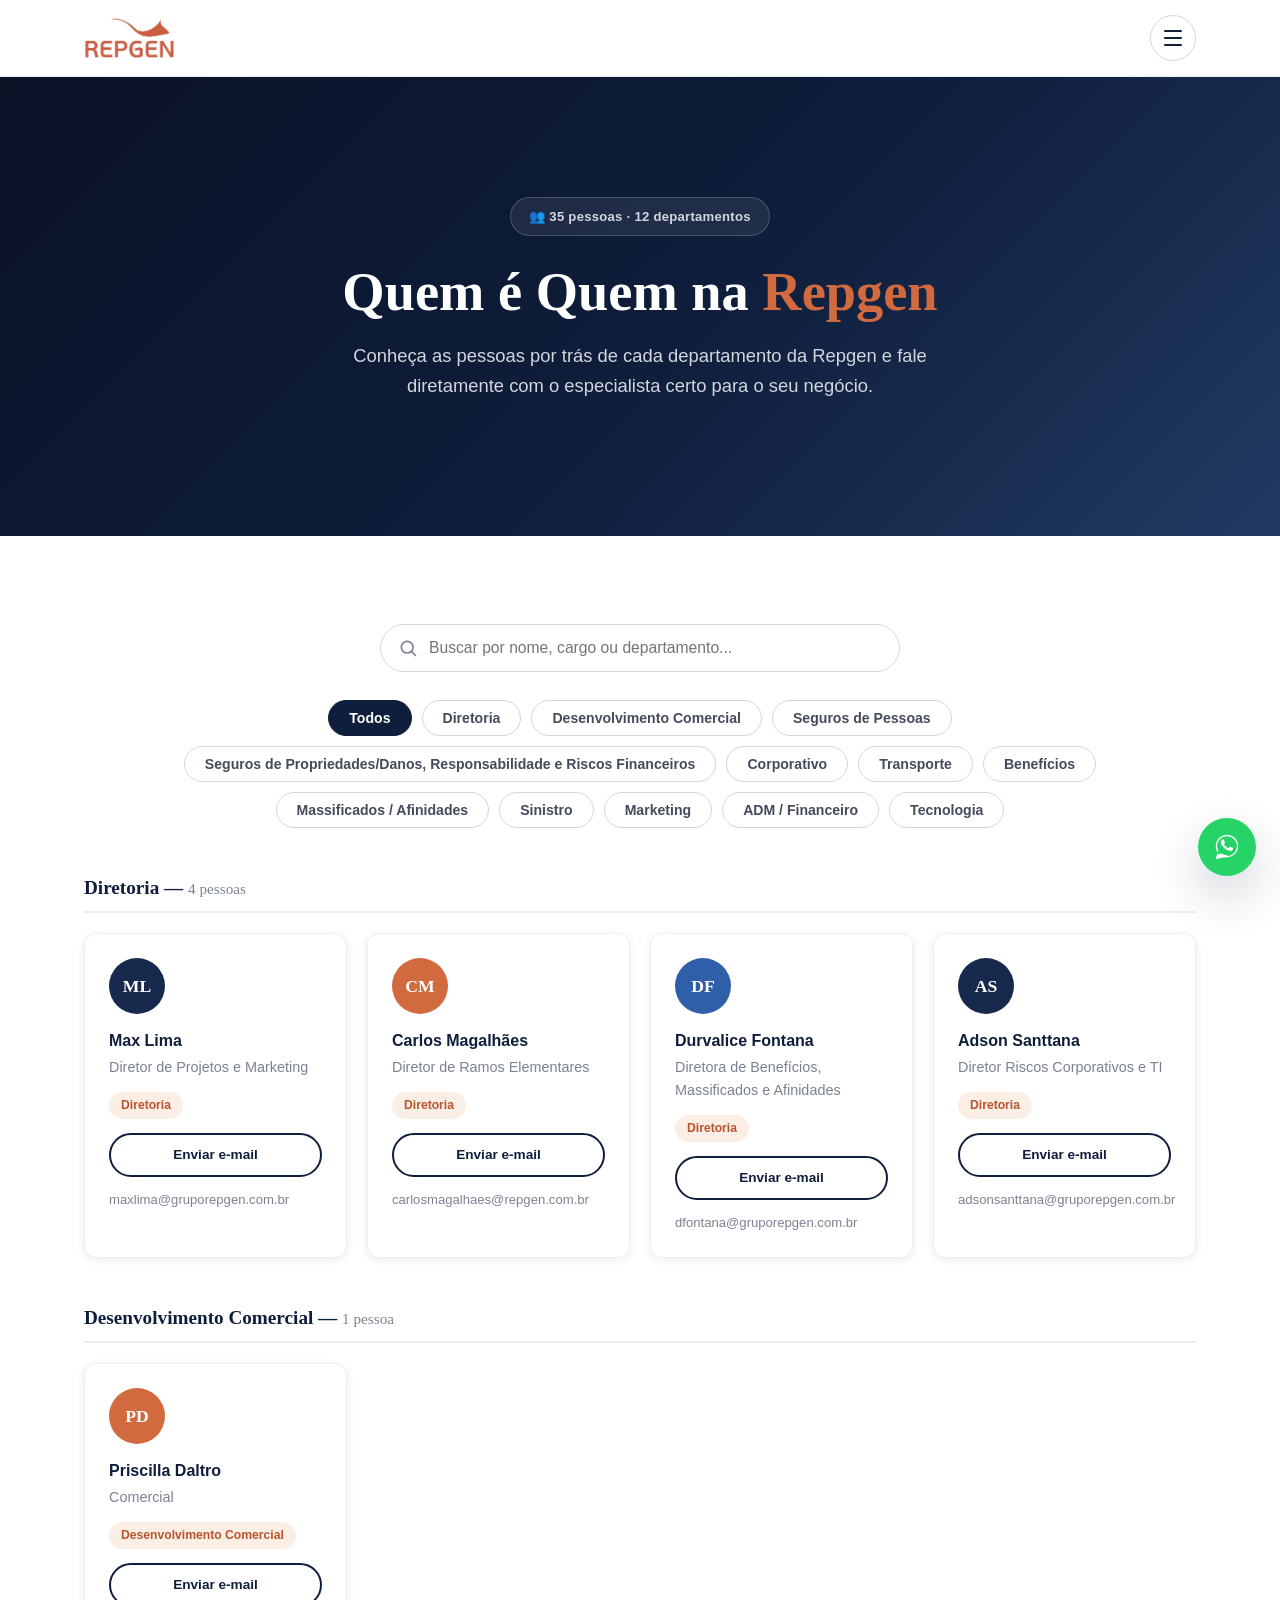
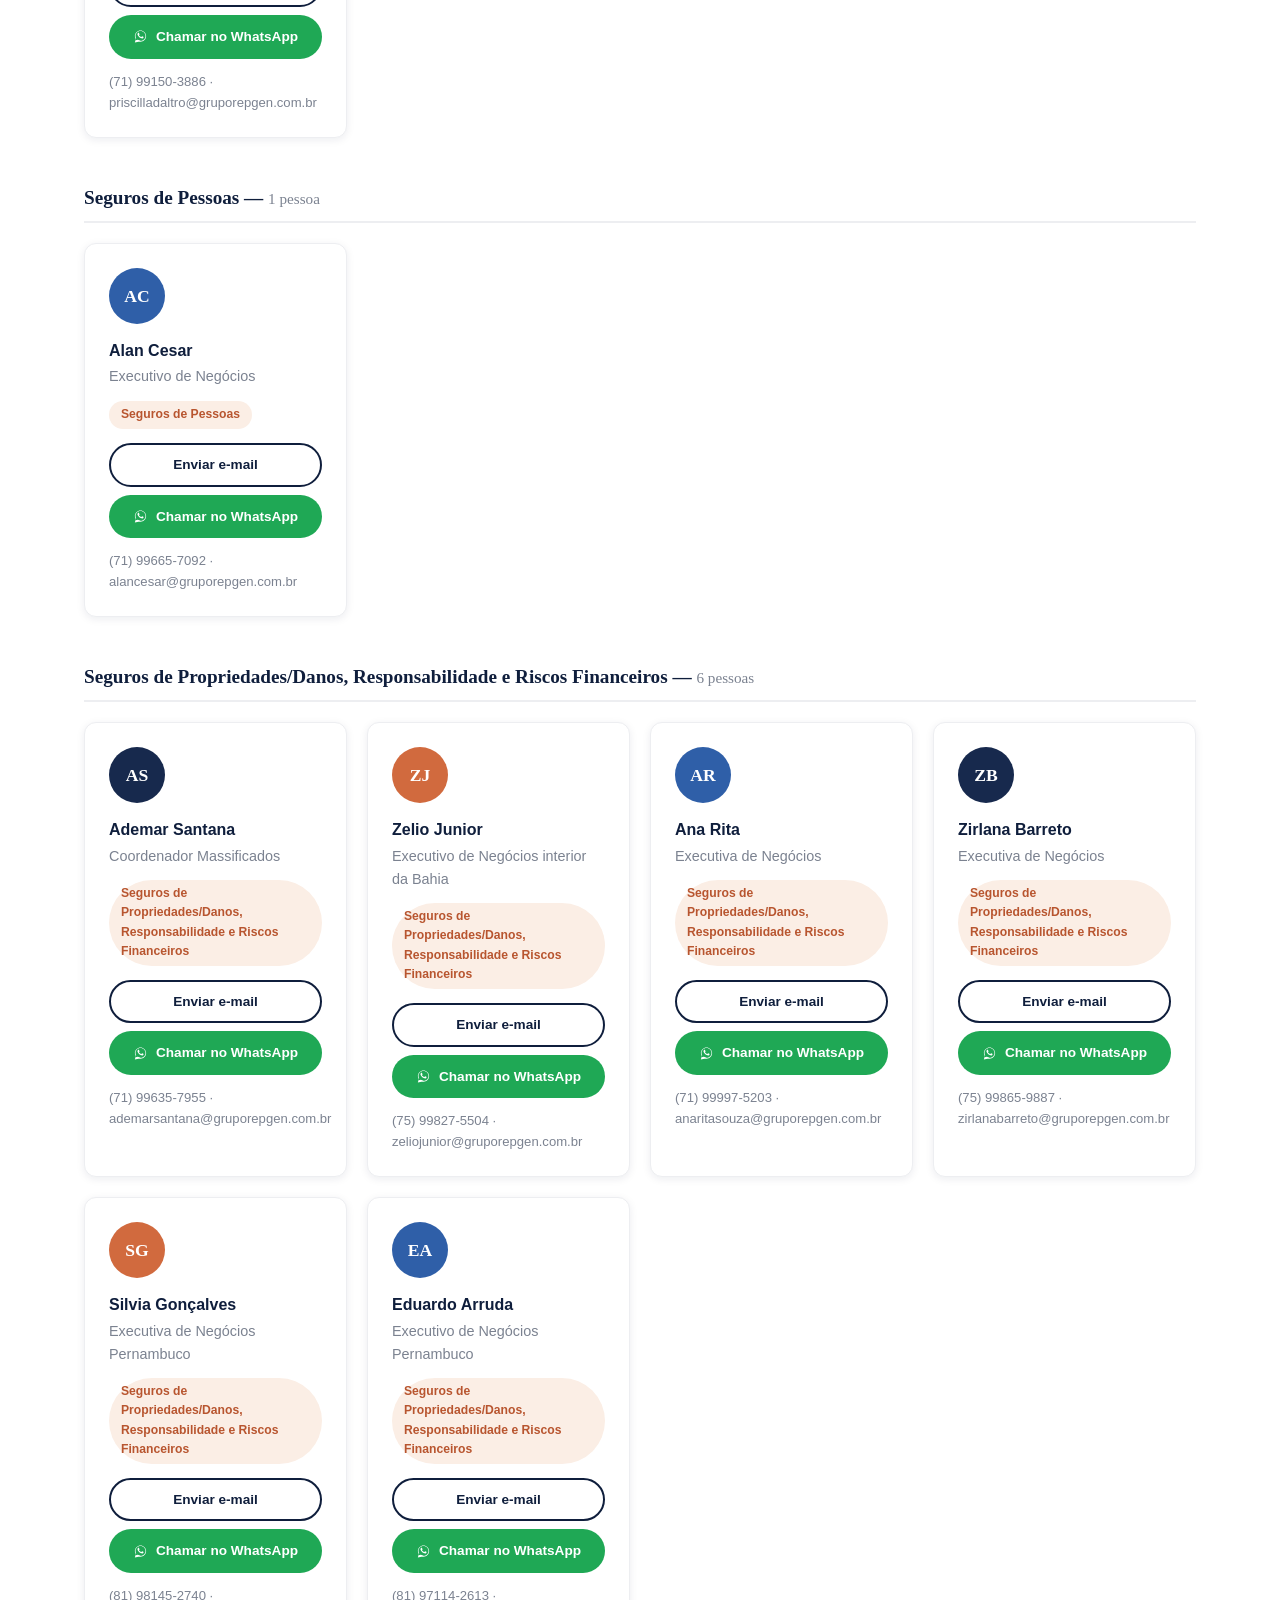
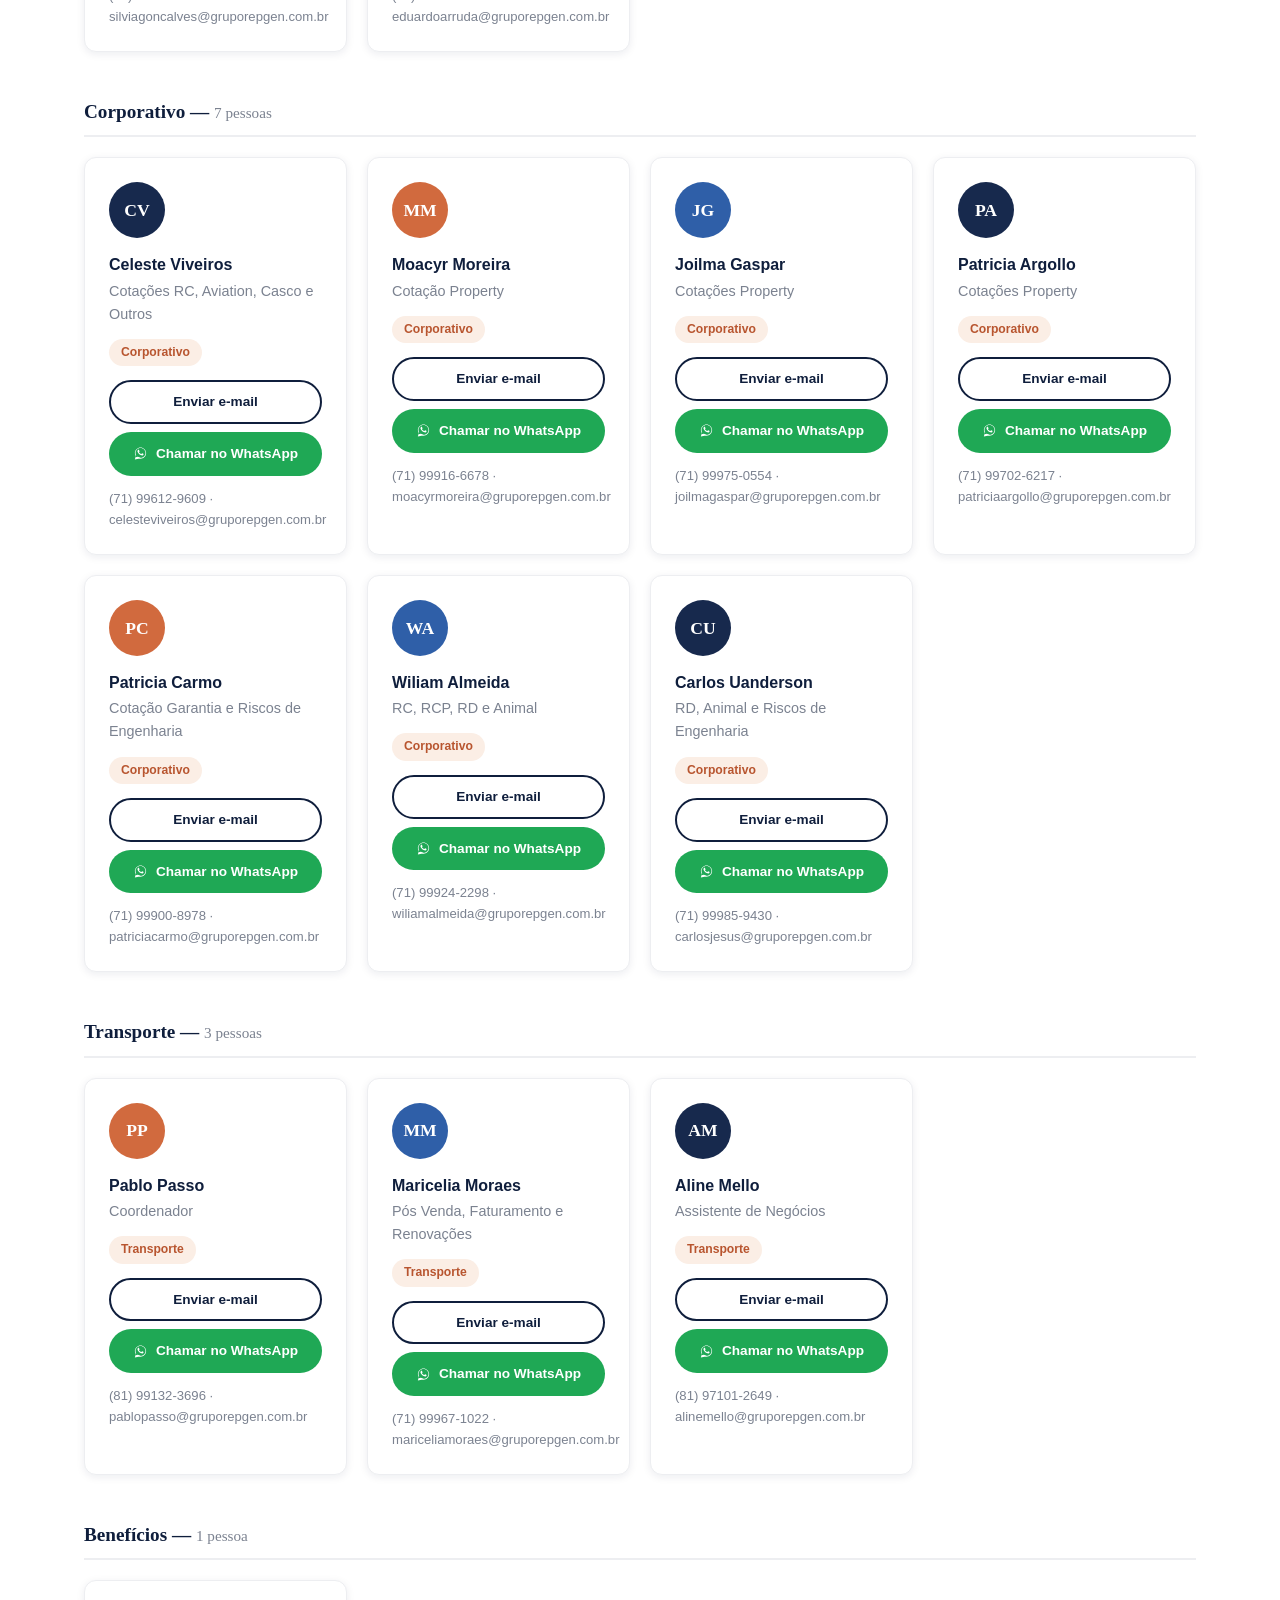
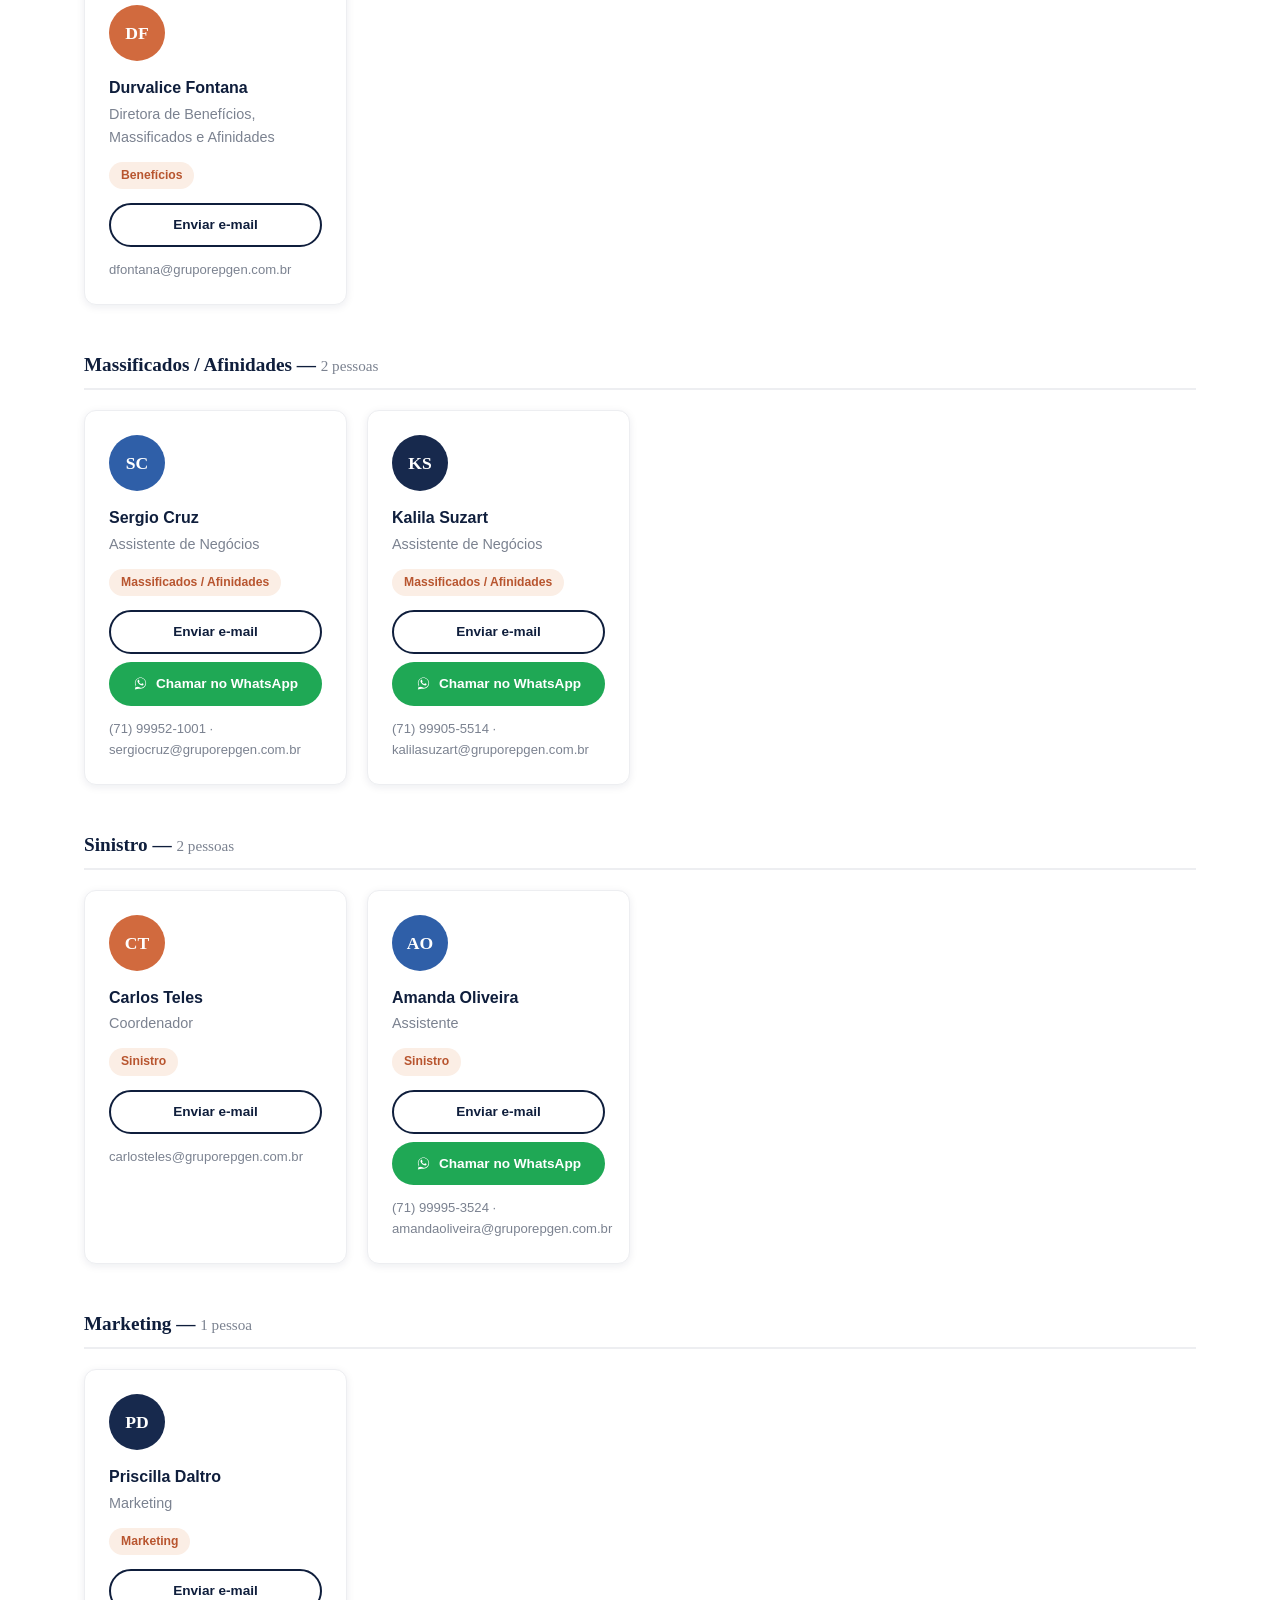
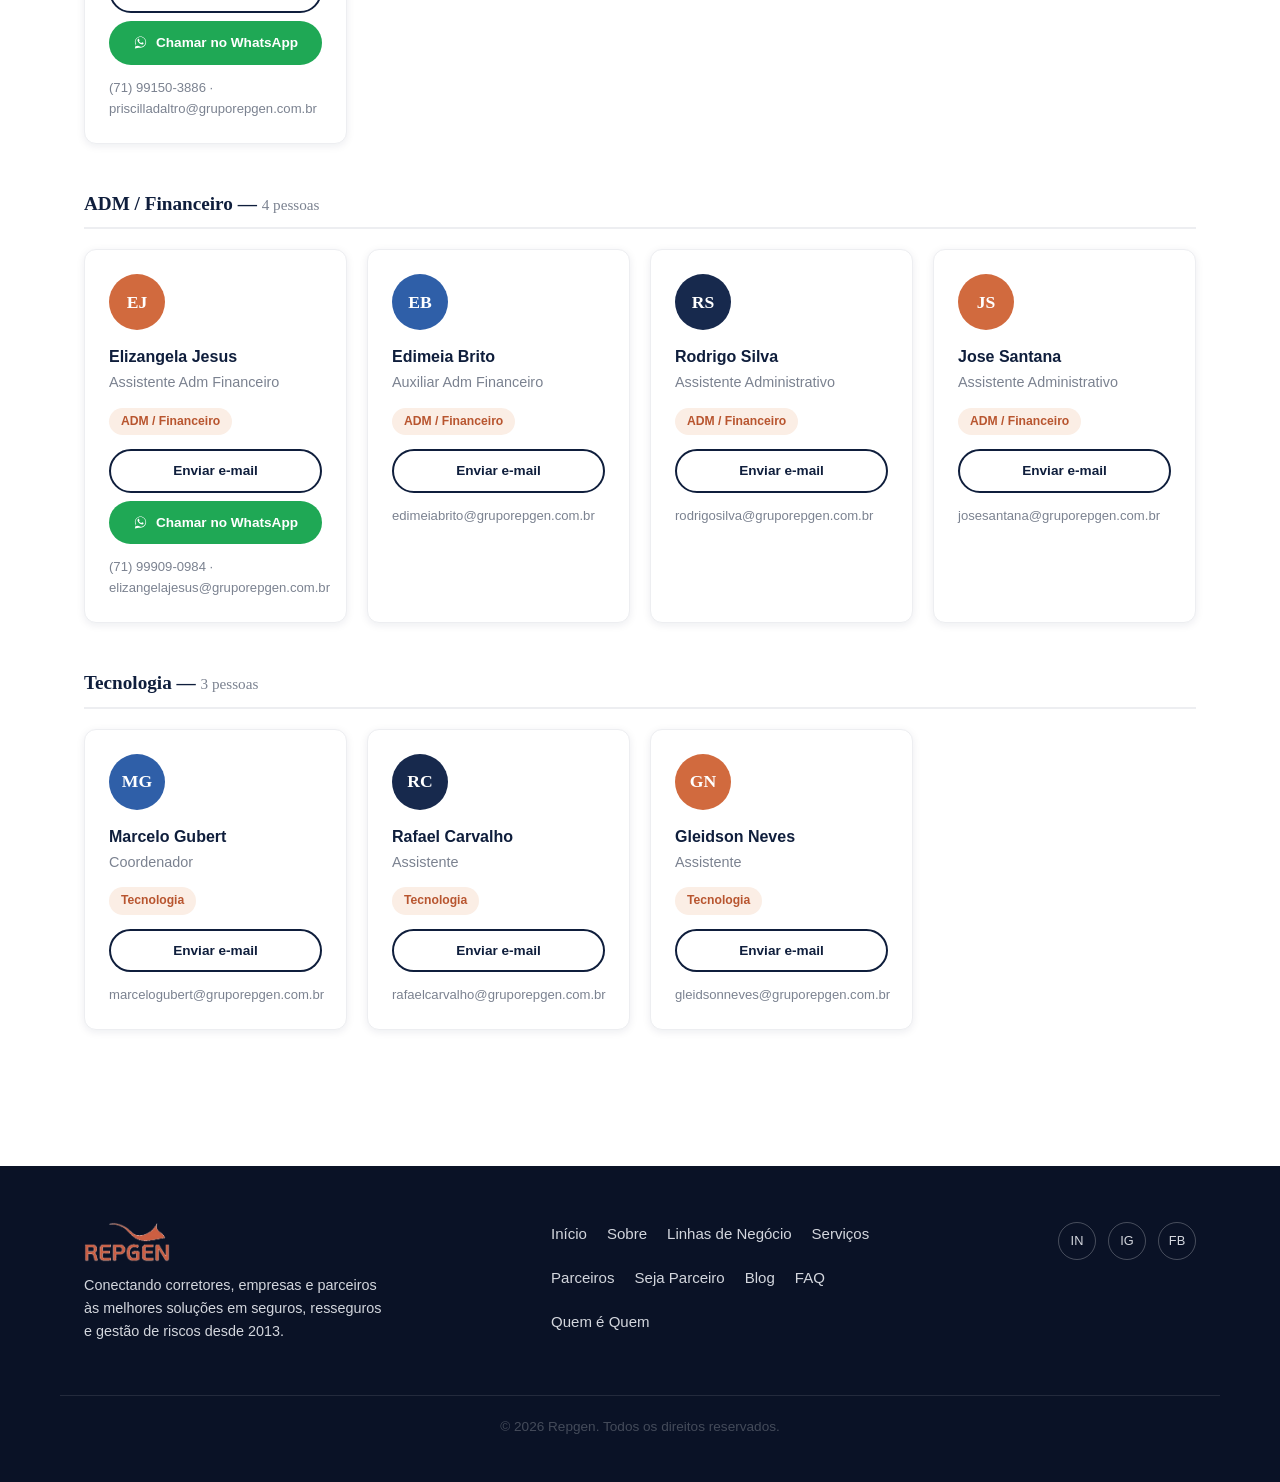
<file: quem-e-quem.html>
<!DOCTYPE html>
<html lang="pt-BR">
<head>
<meta charset="UTF-8">
<meta name="viewport" content="width=device-width, initial-scale=1.0">
<title>Quem é Quem na Repgen | Diretório de Equipe</title>
<meta name="description" content="Conheça as pessoas por trás de cada departamento da Repgen e fale diretamente com o especialista certo para o seu negócio.">
<meta name="author" content="Repgen">

<!-- Open Graph -->
<meta property="og:title" content="Quem é Quem na Repgen | Diretório de Equipe">
<meta property="og:description" content="Conheça as pessoas por trás de cada departamento da Repgen e fale diretamente com o especialista certo para o seu negócio.">
<meta property="og:image" content="assets/logo-repgen.png">
<meta property="og:type" content="website">
<meta property="og:locale" content="pt_BR">

<link rel="icon" type="image/png" href="assets/favicon.png">
<link rel="stylesheet" href="styles.css">
</head>
<body>
<header class="site-header" id="topo">
  <div class="container header-inner">
    <a href="index.html" class="logo" aria-label="Repgen - página inicial">
      <img src="assets/logo-header.png" alt="Repgen" class="logo-img">
    </a>
    <button class="menu-toggle" id="menuToggle" aria-expanded="false" aria-controls="fullNav" aria-label="Abrir menu de navegação">
      <span></span><span></span><span></span>
    </button>
  </div>
</header>

<nav class="full-nav" id="fullNav" aria-label="Navegação principal">
  <button class="menu-close" id="menuClose" aria-label="Fechar menu de navegação">&times;</button>
  <ul class="full-nav-list">
        <li><a href="index.html">Início</a></li>
        <li><a href="sobre.html">Sobre</a></li>
        <li><a href="linhas-negocio.html">Linhas de Negócio</a></li>
        <li><a href="servicos.html">Serviços</a></li>
        <li><a href="seguradoras.html">Parceiros</a></li>
        <li><a href="seja-parceiro.html">Seja Parceiro</a></li>
        <li><a href="blog.html">Blog</a></li>
        <li><a href="faq.html">FAQ</a></li>
  </ul>
  <a href="quem-e-quem.html" class="full-nav-cta">Fale Conosco</a>
</nav>

<main>
  <!-- HERO -->
  <section class="hero" aria-labelledby="hero-title">
    <div class="container hero-inner">
      <span class="pill-badge">👥 35 pessoas · 12 departamentos</span>
      <h1 id="hero-title">Quem é Quem na <span class="text-orange">Repgen</span></h1>
      <p class="hero-subtitle">Conheça as pessoas por trás de cada departamento da Repgen e fale diretamente com o especialista certo para o seu negócio.</p>
    </div>
  </section>

  <!-- DIRETÓRIO -->
  <section class="section" id="peopleContainer">
    <div class="container">
      <div class="search-bar">
        <svg viewBox="0 0 24 24" fill="none" stroke="currentColor" stroke-width="2" stroke-linecap="round" stroke-linejoin="round" aria-hidden="true"><circle cx="11" cy="11" r="7"/><line x1="21" y1="21" x2="16.65" y2="16.65"/></svg>
        <input type="text" id="peopleSearch" placeholder="Buscar por nome, cargo ou departamento...">
      </div>
      <div class="filter-pills">
        <button type="button" class="filter-pill active" data-filter="todos">Todos</button>
        <button type="button" class="filter-pill" data-filter="diretoria">Diretoria</button>
        <button type="button" class="filter-pill" data-filter="desenvolvimento-comercial">Desenvolvimento Comercial</button>
        <button type="button" class="filter-pill" data-filter="seguros-de-pessoas">Seguros de Pessoas</button>
        <button type="button" class="filter-pill" data-filter="seguros-de-propriedades-danos-responsabilidade-e-riscos-financeiros">Seguros de Propriedades/Danos, Responsabilidade e Riscos Financeiros</button>
        <button type="button" class="filter-pill" data-filter="corporativo">Corporativo</button>
        <button type="button" class="filter-pill" data-filter="transporte">Transporte</button>
        <button type="button" class="filter-pill" data-filter="beneficios">Benefícios</button>
        <button type="button" class="filter-pill" data-filter="massificados-afinidades">Massificados / Afinidades</button>
        <button type="button" class="filter-pill" data-filter="sinistro">Sinistro</button>
        <button type="button" class="filter-pill" data-filter="marketing">Marketing</button>
        <button type="button" class="filter-pill" data-filter="adm-financeiro">ADM / Financeiro</button>
        <button type="button" class="filter-pill" data-filter="tecnologia">Tecnologia</button>
      </div>

      <div class="dept-group" id="diretoria" data-dept="diretoria">
        <h2 class="dept-group-title fade-up">Diretoria — <span class="count">4 pessoas</span></h2>
        <div class="people-grid">
          <div class="person-card fade-up" tabindex="0" role="button"
            aria-label="Ver detalhes de Max Lima"
            data-name="max lima" data-title="diretor de projetos e marketing" data-dept="diretoria"
            data-name-display="Max Lima" data-title-display="Diretor de Projetos e Marketing" data-dept-display="Diretoria"
            data-phone="" data-email="maxlima@gruporepgen.com.br" data-initials="ML" data-palette="navy">
            <span class="avatar palette-navy">ML</span>
            <p class="name">Max Lima</p>
            <p class="title">Diretor de Projetos e Marketing</p>
            <div><span class="dept-tag">Diretoria</span></div>
            <div class="card-actions">
            <a href="mailto:maxlima@gruporepgen.com.br" class="btn btn-outline-navy btn-sm btn-block card-action">Enviar e-mail</a>
            </div>
            <p class="contact-line">maxlima@gruporepgen.com.br</p>
          </div>
          <div class="person-card fade-up" tabindex="0" role="button"
            aria-label="Ver detalhes de Carlos Magalhães"
            data-name="carlos magalhães" data-title="diretor de ramos elementares" data-dept="diretoria"
            data-name-display="Carlos Magalhães" data-title-display="Diretor de Ramos Elementares" data-dept-display="Diretoria"
            data-phone="" data-email="carlosmagalhaes@repgen.com.br" data-initials="CM" data-palette="orange">
            <span class="avatar palette-orange">CM</span>
            <p class="name">Carlos Magalhães</p>
            <p class="title">Diretor de Ramos Elementares</p>
            <div><span class="dept-tag">Diretoria</span></div>
            <div class="card-actions">
            <a href="mailto:carlosmagalhaes@repgen.com.br" class="btn btn-outline-navy btn-sm btn-block card-action">Enviar e-mail</a>
            </div>
            <p class="contact-line">carlosmagalhaes@repgen.com.br</p>
          </div>
          <div class="person-card fade-up" tabindex="0" role="button"
            aria-label="Ver detalhes de Durvalice Fontana"
            data-name="durvalice fontana" data-title="diretora de benefícios, massificados e afinidades" data-dept="diretoria"
            data-name-display="Durvalice Fontana" data-title-display="Diretora de Benefícios, Massificados e Afinidades" data-dept-display="Diretoria"
            data-phone="" data-email="dfontana@gruporepgen.com.br" data-initials="DF" data-palette="blue">
            <span class="avatar palette-blue">DF</span>
            <p class="name">Durvalice Fontana</p>
            <p class="title">Diretora de Benefícios, Massificados e Afinidades</p>
            <div><span class="dept-tag">Diretoria</span></div>
            <div class="card-actions">
            <a href="mailto:dfontana@gruporepgen.com.br" class="btn btn-outline-navy btn-sm btn-block card-action">Enviar e-mail</a>
            </div>
            <p class="contact-line">dfontana@gruporepgen.com.br</p>
          </div>
          <div class="person-card fade-up" tabindex="0" role="button"
            aria-label="Ver detalhes de Adson Santtana"
            data-name="adson santtana" data-title="diretor riscos corporativos e ti" data-dept="diretoria"
            data-name-display="Adson Santtana" data-title-display="Diretor Riscos Corporativos e TI" data-dept-display="Diretoria"
            data-phone="" data-email="adsonsanttana@gruporepgen.com.br" data-initials="AS" data-palette="navy">
            <span class="avatar palette-navy">AS</span>
            <p class="name">Adson Santtana</p>
            <p class="title">Diretor Riscos Corporativos e TI</p>
            <div><span class="dept-tag">Diretoria</span></div>
            <div class="card-actions">
            <a href="mailto:adsonsanttana@gruporepgen.com.br" class="btn btn-outline-navy btn-sm btn-block card-action">Enviar e-mail</a>
            </div>
            <p class="contact-line">adsonsanttana@gruporepgen.com.br</p>
          </div>
        </div>
      </div>
      <div class="dept-group" id="desenvolvimento-comercial" data-dept="desenvolvimento-comercial">
        <h2 class="dept-group-title fade-up">Desenvolvimento Comercial — <span class="count">1 pessoa</span></h2>
        <div class="people-grid">
          <div class="person-card fade-up" tabindex="0" role="button"
            aria-label="Ver detalhes de Priscilla Daltro"
            data-name="priscilla daltro" data-title="comercial" data-dept="desenvolvimento-comercial"
            data-name-display="Priscilla Daltro" data-title-display="Comercial" data-dept-display="Desenvolvimento Comercial"
            data-phone="(71) 99150-3886" data-email="priscilladaltro@gruporepgen.com.br" data-initials="PD" data-palette="orange">
            <span class="avatar palette-orange">PD</span>
            <p class="name">Priscilla Daltro</p>
            <p class="title">Comercial</p>
            <div><span class="dept-tag">Desenvolvimento Comercial</span></div>
            <div class="card-actions">
            <a href="mailto:priscilladaltro@gruporepgen.com.br" class="btn btn-outline-navy btn-sm btn-block card-action">Enviar e-mail</a>
            <a href="https://wa.me/5571991503886?text=Ol%C3%A1!" class="btn btn-green btn-sm btn-block card-action" target="_blank" rel="noopener"><svg viewBox="0 0 32 32" fill="currentColor" aria-hidden="true"><path d="M16.001 3C9.373 3 4 8.373 4 15c0 2.386.703 4.605 1.912 6.472L4 29l7.727-1.874A11.94 11.94 0 0 0 16.001 27C22.629 27 28 21.627 28 15S22.629 3 16.001 3zm0 21.6c-1.98 0-3.833-.55-5.412-1.503l-.388-.23-4.59 1.113 1.135-4.474-.253-.398A9.56 9.56 0 0 1 5.4 15c0-5.85 4.75-10.6 10.601-10.6 5.85 0 10.6 4.75 10.6 10.6 0 5.85-4.75 10.6-10.6 10.6zm5.815-7.94c-.318-.159-1.884-.93-2.176-1.036-.292-.106-.505-.159-.717.16-.212.318-.823 1.036-1.01 1.248-.186.212-.372.239-.69.08-.318-.16-1.343-.495-2.558-1.577-.945-.843-1.583-1.884-1.768-2.202-.186-.318-.02-.49.14-.649.143-.142.318-.372.478-.558.159-.186.212-.318.318-.53.106-.212.053-.398-.027-.557-.08-.16-.717-1.728-.983-2.366-.259-.622-.522-.538-.717-.548-.186-.009-.398-.011-.611-.011-.212 0-.557.08-.849.398-.292.318-1.114 1.089-1.114 2.656 0 1.567 1.14 3.082 1.299 3.294.159.212 2.243 3.427 5.435 4.804.759.328 1.352.524 1.814.671.762.242 1.456.208 2.005.126.612-.091 1.884-.77 2.15-1.514.265-.744.265-1.382.186-1.514-.08-.133-.291-.212-.61-.371z"/></svg> Chamar no WhatsApp</a>
            </div>
            <p class="contact-line">(71) 99150-3886 · priscilladaltro@gruporepgen.com.br</p>
          </div>
        </div>
      </div>
      <div class="dept-group" id="seguros-de-pessoas" data-dept="seguros-de-pessoas">
        <h2 class="dept-group-title fade-up">Seguros de Pessoas — <span class="count">1 pessoa</span></h2>
        <div class="people-grid">
          <div class="person-card fade-up" tabindex="0" role="button"
            aria-label="Ver detalhes de Alan Cesar"
            data-name="alan cesar" data-title="executivo de negócios" data-dept="seguros-de-pessoas"
            data-name-display="Alan Cesar" data-title-display="Executivo de Negócios" data-dept-display="Seguros de Pessoas"
            data-phone="(71) 99665-7092" data-email="alancesar@gruporepgen.com.br" data-initials="AC" data-palette="blue">
            <span class="avatar palette-blue">AC</span>
            <p class="name">Alan Cesar</p>
            <p class="title">Executivo de Negócios</p>
            <div><span class="dept-tag">Seguros de Pessoas</span></div>
            <div class="card-actions">
            <a href="mailto:alancesar@gruporepgen.com.br" class="btn btn-outline-navy btn-sm btn-block card-action">Enviar e-mail</a>
            <a href="https://wa.me/5571996657092?text=Ol%C3%A1!" class="btn btn-green btn-sm btn-block card-action" target="_blank" rel="noopener"><svg viewBox="0 0 32 32" fill="currentColor" aria-hidden="true"><path d="M16.001 3C9.373 3 4 8.373 4 15c0 2.386.703 4.605 1.912 6.472L4 29l7.727-1.874A11.94 11.94 0 0 0 16.001 27C22.629 27 28 21.627 28 15S22.629 3 16.001 3zm0 21.6c-1.98 0-3.833-.55-5.412-1.503l-.388-.23-4.59 1.113 1.135-4.474-.253-.398A9.56 9.56 0 0 1 5.4 15c0-5.85 4.75-10.6 10.601-10.6 5.85 0 10.6 4.75 10.6 10.6 0 5.85-4.75 10.6-10.6 10.6zm5.815-7.94c-.318-.159-1.884-.93-2.176-1.036-.292-.106-.505-.159-.717.16-.212.318-.823 1.036-1.01 1.248-.186.212-.372.239-.69.08-.318-.16-1.343-.495-2.558-1.577-.945-.843-1.583-1.884-1.768-2.202-.186-.318-.02-.49.14-.649.143-.142.318-.372.478-.558.159-.186.212-.318.318-.53.106-.212.053-.398-.027-.557-.08-.16-.717-1.728-.983-2.366-.259-.622-.522-.538-.717-.548-.186-.009-.398-.011-.611-.011-.212 0-.557.08-.849.398-.292.318-1.114 1.089-1.114 2.656 0 1.567 1.14 3.082 1.299 3.294.159.212 2.243 3.427 5.435 4.804.759.328 1.352.524 1.814.671.762.242 1.456.208 2.005.126.612-.091 1.884-.77 2.15-1.514.265-.744.265-1.382.186-1.514-.08-.133-.291-.212-.61-.371z"/></svg> Chamar no WhatsApp</a>
            </div>
            <p class="contact-line">(71) 99665-7092 · alancesar@gruporepgen.com.br</p>
          </div>
        </div>
      </div>
      <div class="dept-group" id="seguros-de-propriedades-danos-responsabilidade-e-riscos-financeiros" data-dept="seguros-de-propriedades-danos-responsabilidade-e-riscos-financeiros">
        <h2 class="dept-group-title fade-up">Seguros de Propriedades/Danos, Responsabilidade e Riscos Financeiros — <span class="count">6 pessoas</span></h2>
        <div class="people-grid">
          <div class="person-card fade-up" tabindex="0" role="button"
            aria-label="Ver detalhes de Ademar Santana"
            data-name="ademar santana" data-title="coordenador massificados" data-dept="seguros-de-propriedades-danos-responsabilidade-e-riscos-financeiros"
            data-name-display="Ademar Santana" data-title-display="Coordenador Massificados" data-dept-display="Seguros de Propriedades/Danos, Responsabilidade e Riscos Financeiros"
            data-phone="(71) 99635-7955" data-email="ademarsantana@gruporepgen.com.br" data-initials="AS" data-palette="navy">
            <span class="avatar palette-navy">AS</span>
            <p class="name">Ademar Santana</p>
            <p class="title">Coordenador Massificados</p>
            <div><span class="dept-tag">Seguros de Propriedades/Danos, Responsabilidade e Riscos Financeiros</span></div>
            <div class="card-actions">
            <a href="mailto:ademarsantana@gruporepgen.com.br" class="btn btn-outline-navy btn-sm btn-block card-action">Enviar e-mail</a>
            <a href="https://wa.me/5571996357955?text=Ol%C3%A1!" class="btn btn-green btn-sm btn-block card-action" target="_blank" rel="noopener"><svg viewBox="0 0 32 32" fill="currentColor" aria-hidden="true"><path d="M16.001 3C9.373 3 4 8.373 4 15c0 2.386.703 4.605 1.912 6.472L4 29l7.727-1.874A11.94 11.94 0 0 0 16.001 27C22.629 27 28 21.627 28 15S22.629 3 16.001 3zm0 21.6c-1.98 0-3.833-.55-5.412-1.503l-.388-.23-4.59 1.113 1.135-4.474-.253-.398A9.56 9.56 0 0 1 5.4 15c0-5.85 4.75-10.6 10.601-10.6 5.85 0 10.6 4.75 10.6 10.6 0 5.85-4.75 10.6-10.6 10.6zm5.815-7.94c-.318-.159-1.884-.93-2.176-1.036-.292-.106-.505-.159-.717.16-.212.318-.823 1.036-1.01 1.248-.186.212-.372.239-.69.08-.318-.16-1.343-.495-2.558-1.577-.945-.843-1.583-1.884-1.768-2.202-.186-.318-.02-.49.14-.649.143-.142.318-.372.478-.558.159-.186.212-.318.318-.53.106-.212.053-.398-.027-.557-.08-.16-.717-1.728-.983-2.366-.259-.622-.522-.538-.717-.548-.186-.009-.398-.011-.611-.011-.212 0-.557.08-.849.398-.292.318-1.114 1.089-1.114 2.656 0 1.567 1.14 3.082 1.299 3.294.159.212 2.243 3.427 5.435 4.804.759.328 1.352.524 1.814.671.762.242 1.456.208 2.005.126.612-.091 1.884-.77 2.15-1.514.265-.744.265-1.382.186-1.514-.08-.133-.291-.212-.61-.371z"/></svg> Chamar no WhatsApp</a>
            </div>
            <p class="contact-line">(71) 99635-7955 · ademarsantana@gruporepgen.com.br</p>
          </div>
          <div class="person-card fade-up" tabindex="0" role="button"
            aria-label="Ver detalhes de Zelio Junior"
            data-name="zelio junior" data-title="executivo de negócios interior da bahia" data-dept="seguros-de-propriedades-danos-responsabilidade-e-riscos-financeiros"
            data-name-display="Zelio Junior" data-title-display="Executivo de Negócios interior da Bahia" data-dept-display="Seguros de Propriedades/Danos, Responsabilidade e Riscos Financeiros"
            data-phone="(75) 99827-5504" data-email="zeliojunior@gruporepgen.com.br" data-initials="ZJ" data-palette="orange">
            <span class="avatar palette-orange">ZJ</span>
            <p class="name">Zelio Junior</p>
            <p class="title">Executivo de Negócios interior da Bahia</p>
            <div><span class="dept-tag">Seguros de Propriedades/Danos, Responsabilidade e Riscos Financeiros</span></div>
            <div class="card-actions">
            <a href="mailto:zeliojunior@gruporepgen.com.br" class="btn btn-outline-navy btn-sm btn-block card-action">Enviar e-mail</a>
            <a href="https://wa.me/5575998275504?text=Ol%C3%A1!" class="btn btn-green btn-sm btn-block card-action" target="_blank" rel="noopener"><svg viewBox="0 0 32 32" fill="currentColor" aria-hidden="true"><path d="M16.001 3C9.373 3 4 8.373 4 15c0 2.386.703 4.605 1.912 6.472L4 29l7.727-1.874A11.94 11.94 0 0 0 16.001 27C22.629 27 28 21.627 28 15S22.629 3 16.001 3zm0 21.6c-1.98 0-3.833-.55-5.412-1.503l-.388-.23-4.59 1.113 1.135-4.474-.253-.398A9.56 9.56 0 0 1 5.4 15c0-5.85 4.75-10.6 10.601-10.6 5.85 0 10.6 4.75 10.6 10.6 0 5.85-4.75 10.6-10.6 10.6zm5.815-7.94c-.318-.159-1.884-.93-2.176-1.036-.292-.106-.505-.159-.717.16-.212.318-.823 1.036-1.01 1.248-.186.212-.372.239-.69.08-.318-.16-1.343-.495-2.558-1.577-.945-.843-1.583-1.884-1.768-2.202-.186-.318-.02-.49.14-.649.143-.142.318-.372.478-.558.159-.186.212-.318.318-.53.106-.212.053-.398-.027-.557-.08-.16-.717-1.728-.983-2.366-.259-.622-.522-.538-.717-.548-.186-.009-.398-.011-.611-.011-.212 0-.557.08-.849.398-.292.318-1.114 1.089-1.114 2.656 0 1.567 1.14 3.082 1.299 3.294.159.212 2.243 3.427 5.435 4.804.759.328 1.352.524 1.814.671.762.242 1.456.208 2.005.126.612-.091 1.884-.77 2.15-1.514.265-.744.265-1.382.186-1.514-.08-.133-.291-.212-.61-.371z"/></svg> Chamar no WhatsApp</a>
            </div>
            <p class="contact-line">(75) 99827-5504 · zeliojunior@gruporepgen.com.br</p>
          </div>
          <div class="person-card fade-up" tabindex="0" role="button"
            aria-label="Ver detalhes de Ana Rita"
            data-name="ana rita" data-title="executiva de negócios" data-dept="seguros-de-propriedades-danos-responsabilidade-e-riscos-financeiros"
            data-name-display="Ana Rita" data-title-display="Executiva de Negócios" data-dept-display="Seguros de Propriedades/Danos, Responsabilidade e Riscos Financeiros"
            data-phone="(71) 99997-5203" data-email="anaritasouza@gruporepgen.com.br" data-initials="AR" data-palette="blue">
            <span class="avatar palette-blue">AR</span>
            <p class="name">Ana Rita</p>
            <p class="title">Executiva de Negócios</p>
            <div><span class="dept-tag">Seguros de Propriedades/Danos, Responsabilidade e Riscos Financeiros</span></div>
            <div class="card-actions">
            <a href="mailto:anaritasouza@gruporepgen.com.br" class="btn btn-outline-navy btn-sm btn-block card-action">Enviar e-mail</a>
            <a href="https://wa.me/5571999975203?text=Ol%C3%A1!" class="btn btn-green btn-sm btn-block card-action" target="_blank" rel="noopener"><svg viewBox="0 0 32 32" fill="currentColor" aria-hidden="true"><path d="M16.001 3C9.373 3 4 8.373 4 15c0 2.386.703 4.605 1.912 6.472L4 29l7.727-1.874A11.94 11.94 0 0 0 16.001 27C22.629 27 28 21.627 28 15S22.629 3 16.001 3zm0 21.6c-1.98 0-3.833-.55-5.412-1.503l-.388-.23-4.59 1.113 1.135-4.474-.253-.398A9.56 9.56 0 0 1 5.4 15c0-5.85 4.75-10.6 10.601-10.6 5.85 0 10.6 4.75 10.6 10.6 0 5.85-4.75 10.6-10.6 10.6zm5.815-7.94c-.318-.159-1.884-.93-2.176-1.036-.292-.106-.505-.159-.717.16-.212.318-.823 1.036-1.01 1.248-.186.212-.372.239-.69.08-.318-.16-1.343-.495-2.558-1.577-.945-.843-1.583-1.884-1.768-2.202-.186-.318-.02-.49.14-.649.143-.142.318-.372.478-.558.159-.186.212-.318.318-.53.106-.212.053-.398-.027-.557-.08-.16-.717-1.728-.983-2.366-.259-.622-.522-.538-.717-.548-.186-.009-.398-.011-.611-.011-.212 0-.557.08-.849.398-.292.318-1.114 1.089-1.114 2.656 0 1.567 1.14 3.082 1.299 3.294.159.212 2.243 3.427 5.435 4.804.759.328 1.352.524 1.814.671.762.242 1.456.208 2.005.126.612-.091 1.884-.77 2.15-1.514.265-.744.265-1.382.186-1.514-.08-.133-.291-.212-.61-.371z"/></svg> Chamar no WhatsApp</a>
            </div>
            <p class="contact-line">(71) 99997-5203 · anaritasouza@gruporepgen.com.br</p>
          </div>
          <div class="person-card fade-up" tabindex="0" role="button"
            aria-label="Ver detalhes de Zirlana Barreto"
            data-name="zirlana barreto" data-title="executiva de negócios" data-dept="seguros-de-propriedades-danos-responsabilidade-e-riscos-financeiros"
            data-name-display="Zirlana Barreto" data-title-display="Executiva de Negócios" data-dept-display="Seguros de Propriedades/Danos, Responsabilidade e Riscos Financeiros"
            data-phone="(75) 99865-9887" data-email="zirlanabarreto@gruporepgen.com.br" data-initials="ZB" data-palette="navy">
            <span class="avatar palette-navy">ZB</span>
            <p class="name">Zirlana Barreto</p>
            <p class="title">Executiva de Negócios</p>
            <div><span class="dept-tag">Seguros de Propriedades/Danos, Responsabilidade e Riscos Financeiros</span></div>
            <div class="card-actions">
            <a href="mailto:zirlanabarreto@gruporepgen.com.br" class="btn btn-outline-navy btn-sm btn-block card-action">Enviar e-mail</a>
            <a href="https://wa.me/5575998659887?text=Ol%C3%A1!" class="btn btn-green btn-sm btn-block card-action" target="_blank" rel="noopener"><svg viewBox="0 0 32 32" fill="currentColor" aria-hidden="true"><path d="M16.001 3C9.373 3 4 8.373 4 15c0 2.386.703 4.605 1.912 6.472L4 29l7.727-1.874A11.94 11.94 0 0 0 16.001 27C22.629 27 28 21.627 28 15S22.629 3 16.001 3zm0 21.6c-1.98 0-3.833-.55-5.412-1.503l-.388-.23-4.59 1.113 1.135-4.474-.253-.398A9.56 9.56 0 0 1 5.4 15c0-5.85 4.75-10.6 10.601-10.6 5.85 0 10.6 4.75 10.6 10.6 0 5.85-4.75 10.6-10.6 10.6zm5.815-7.94c-.318-.159-1.884-.93-2.176-1.036-.292-.106-.505-.159-.717.16-.212.318-.823 1.036-1.01 1.248-.186.212-.372.239-.69.08-.318-.16-1.343-.495-2.558-1.577-.945-.843-1.583-1.884-1.768-2.202-.186-.318-.02-.49.14-.649.143-.142.318-.372.478-.558.159-.186.212-.318.318-.53.106-.212.053-.398-.027-.557-.08-.16-.717-1.728-.983-2.366-.259-.622-.522-.538-.717-.548-.186-.009-.398-.011-.611-.011-.212 0-.557.08-.849.398-.292.318-1.114 1.089-1.114 2.656 0 1.567 1.14 3.082 1.299 3.294.159.212 2.243 3.427 5.435 4.804.759.328 1.352.524 1.814.671.762.242 1.456.208 2.005.126.612-.091 1.884-.77 2.15-1.514.265-.744.265-1.382.186-1.514-.08-.133-.291-.212-.61-.371z"/></svg> Chamar no WhatsApp</a>
            </div>
            <p class="contact-line">(75) 99865-9887 · zirlanabarreto@gruporepgen.com.br</p>
          </div>
          <div class="person-card fade-up" tabindex="0" role="button"
            aria-label="Ver detalhes de Silvia Gonçalves"
            data-name="silvia gonçalves" data-title="executiva de negócios pernambuco" data-dept="seguros-de-propriedades-danos-responsabilidade-e-riscos-financeiros"
            data-name-display="Silvia Gonçalves" data-title-display="Executiva de Negócios Pernambuco" data-dept-display="Seguros de Propriedades/Danos, Responsabilidade e Riscos Financeiros"
            data-phone="(81) 98145-2740" data-email="silviagoncalves@gruporepgen.com.br" data-initials="SG" data-palette="orange">
            <span class="avatar palette-orange">SG</span>
            <p class="name">Silvia Gonçalves</p>
            <p class="title">Executiva de Negócios Pernambuco</p>
            <div><span class="dept-tag">Seguros de Propriedades/Danos, Responsabilidade e Riscos Financeiros</span></div>
            <div class="card-actions">
            <a href="mailto:silviagoncalves@gruporepgen.com.br" class="btn btn-outline-navy btn-sm btn-block card-action">Enviar e-mail</a>
            <a href="https://wa.me/5581981452740?text=Ol%C3%A1!" class="btn btn-green btn-sm btn-block card-action" target="_blank" rel="noopener"><svg viewBox="0 0 32 32" fill="currentColor" aria-hidden="true"><path d="M16.001 3C9.373 3 4 8.373 4 15c0 2.386.703 4.605 1.912 6.472L4 29l7.727-1.874A11.94 11.94 0 0 0 16.001 27C22.629 27 28 21.627 28 15S22.629 3 16.001 3zm0 21.6c-1.98 0-3.833-.55-5.412-1.503l-.388-.23-4.59 1.113 1.135-4.474-.253-.398A9.56 9.56 0 0 1 5.4 15c0-5.85 4.75-10.6 10.601-10.6 5.85 0 10.6 4.75 10.6 10.6 0 5.85-4.75 10.6-10.6 10.6zm5.815-7.94c-.318-.159-1.884-.93-2.176-1.036-.292-.106-.505-.159-.717.16-.212.318-.823 1.036-1.01 1.248-.186.212-.372.239-.69.08-.318-.16-1.343-.495-2.558-1.577-.945-.843-1.583-1.884-1.768-2.202-.186-.318-.02-.49.14-.649.143-.142.318-.372.478-.558.159-.186.212-.318.318-.53.106-.212.053-.398-.027-.557-.08-.16-.717-1.728-.983-2.366-.259-.622-.522-.538-.717-.548-.186-.009-.398-.011-.611-.011-.212 0-.557.08-.849.398-.292.318-1.114 1.089-1.114 2.656 0 1.567 1.14 3.082 1.299 3.294.159.212 2.243 3.427 5.435 4.804.759.328 1.352.524 1.814.671.762.242 1.456.208 2.005.126.612-.091 1.884-.77 2.15-1.514.265-.744.265-1.382.186-1.514-.08-.133-.291-.212-.61-.371z"/></svg> Chamar no WhatsApp</a>
            </div>
            <p class="contact-line">(81) 98145-2740 · silviagoncalves@gruporepgen.com.br</p>
          </div>
          <div class="person-card fade-up" tabindex="0" role="button"
            aria-label="Ver detalhes de Eduardo Arruda"
            data-name="eduardo arruda" data-title="executivo de negócios pernambuco" data-dept="seguros-de-propriedades-danos-responsabilidade-e-riscos-financeiros"
            data-name-display="Eduardo Arruda" data-title-display="Executivo de Negócios Pernambuco" data-dept-display="Seguros de Propriedades/Danos, Responsabilidade e Riscos Financeiros"
            data-phone="(81) 97114-2613" data-email="eduardoarruda@gruporepgen.com.br" data-initials="EA" data-palette="blue">
            <span class="avatar palette-blue">EA</span>
            <p class="name">Eduardo Arruda</p>
            <p class="title">Executivo de Negócios Pernambuco</p>
            <div><span class="dept-tag">Seguros de Propriedades/Danos, Responsabilidade e Riscos Financeiros</span></div>
            <div class="card-actions">
            <a href="mailto:eduardoarruda@gruporepgen.com.br" class="btn btn-outline-navy btn-sm btn-block card-action">Enviar e-mail</a>
            <a href="https://wa.me/5581971142613?text=Ol%C3%A1!" class="btn btn-green btn-sm btn-block card-action" target="_blank" rel="noopener"><svg viewBox="0 0 32 32" fill="currentColor" aria-hidden="true"><path d="M16.001 3C9.373 3 4 8.373 4 15c0 2.386.703 4.605 1.912 6.472L4 29l7.727-1.874A11.94 11.94 0 0 0 16.001 27C22.629 27 28 21.627 28 15S22.629 3 16.001 3zm0 21.6c-1.98 0-3.833-.55-5.412-1.503l-.388-.23-4.59 1.113 1.135-4.474-.253-.398A9.56 9.56 0 0 1 5.4 15c0-5.85 4.75-10.6 10.601-10.6 5.85 0 10.6 4.75 10.6 10.6 0 5.85-4.75 10.6-10.6 10.6zm5.815-7.94c-.318-.159-1.884-.93-2.176-1.036-.292-.106-.505-.159-.717.16-.212.318-.823 1.036-1.01 1.248-.186.212-.372.239-.69.08-.318-.16-1.343-.495-2.558-1.577-.945-.843-1.583-1.884-1.768-2.202-.186-.318-.02-.49.14-.649.143-.142.318-.372.478-.558.159-.186.212-.318.318-.53.106-.212.053-.398-.027-.557-.08-.16-.717-1.728-.983-2.366-.259-.622-.522-.538-.717-.548-.186-.009-.398-.011-.611-.011-.212 0-.557.08-.849.398-.292.318-1.114 1.089-1.114 2.656 0 1.567 1.14 3.082 1.299 3.294.159.212 2.243 3.427 5.435 4.804.759.328 1.352.524 1.814.671.762.242 1.456.208 2.005.126.612-.091 1.884-.77 2.15-1.514.265-.744.265-1.382.186-1.514-.08-.133-.291-.212-.61-.371z"/></svg> Chamar no WhatsApp</a>
            </div>
            <p class="contact-line">(81) 97114-2613 · eduardoarruda@gruporepgen.com.br</p>
          </div>
        </div>
      </div>
      <div class="dept-group" id="corporativo" data-dept="corporativo">
        <h2 class="dept-group-title fade-up">Corporativo — <span class="count">7 pessoas</span></h2>
        <div class="people-grid">
          <div class="person-card fade-up" tabindex="0" role="button"
            aria-label="Ver detalhes de Celeste Viveiros"
            data-name="celeste viveiros" data-title="cotações rc, aviation, casco e outros" data-dept="corporativo"
            data-name-display="Celeste Viveiros" data-title-display="Cotações RC, Aviation, Casco e Outros" data-dept-display="Corporativo"
            data-phone="(71) 99612-9609" data-email="celesteviveiros@gruporepgen.com.br" data-initials="CV" data-palette="navy">
            <span class="avatar palette-navy">CV</span>
            <p class="name">Celeste Viveiros</p>
            <p class="title">Cotações RC, Aviation, Casco e Outros</p>
            <div><span class="dept-tag">Corporativo</span></div>
            <div class="card-actions">
            <a href="mailto:celesteviveiros@gruporepgen.com.br" class="btn btn-outline-navy btn-sm btn-block card-action">Enviar e-mail</a>
            <a href="https://wa.me/5571996129609?text=Ol%C3%A1!" class="btn btn-green btn-sm btn-block card-action" target="_blank" rel="noopener"><svg viewBox="0 0 32 32" fill="currentColor" aria-hidden="true"><path d="M16.001 3C9.373 3 4 8.373 4 15c0 2.386.703 4.605 1.912 6.472L4 29l7.727-1.874A11.94 11.94 0 0 0 16.001 27C22.629 27 28 21.627 28 15S22.629 3 16.001 3zm0 21.6c-1.98 0-3.833-.55-5.412-1.503l-.388-.23-4.59 1.113 1.135-4.474-.253-.398A9.56 9.56 0 0 1 5.4 15c0-5.85 4.75-10.6 10.601-10.6 5.85 0 10.6 4.75 10.6 10.6 0 5.85-4.75 10.6-10.6 10.6zm5.815-7.94c-.318-.159-1.884-.93-2.176-1.036-.292-.106-.505-.159-.717.16-.212.318-.823 1.036-1.01 1.248-.186.212-.372.239-.69.08-.318-.16-1.343-.495-2.558-1.577-.945-.843-1.583-1.884-1.768-2.202-.186-.318-.02-.49.14-.649.143-.142.318-.372.478-.558.159-.186.212-.318.318-.53.106-.212.053-.398-.027-.557-.08-.16-.717-1.728-.983-2.366-.259-.622-.522-.538-.717-.548-.186-.009-.398-.011-.611-.011-.212 0-.557.08-.849.398-.292.318-1.114 1.089-1.114 2.656 0 1.567 1.14 3.082 1.299 3.294.159.212 2.243 3.427 5.435 4.804.759.328 1.352.524 1.814.671.762.242 1.456.208 2.005.126.612-.091 1.884-.77 2.15-1.514.265-.744.265-1.382.186-1.514-.08-.133-.291-.212-.61-.371z"/></svg> Chamar no WhatsApp</a>
            </div>
            <p class="contact-line">(71) 99612-9609 · celesteviveiros@gruporepgen.com.br</p>
          </div>
          <div class="person-card fade-up" tabindex="0" role="button"
            aria-label="Ver detalhes de Moacyr Moreira"
            data-name="moacyr moreira" data-title="cotação property" data-dept="corporativo"
            data-name-display="Moacyr Moreira" data-title-display="Cotação Property" data-dept-display="Corporativo"
            data-phone="(71) 99916-6678" data-email="moacyrmoreira@gruporepgen.com.br" data-initials="MM" data-palette="orange">
            <span class="avatar palette-orange">MM</span>
            <p class="name">Moacyr Moreira</p>
            <p class="title">Cotação Property</p>
            <div><span class="dept-tag">Corporativo</span></div>
            <div class="card-actions">
            <a href="mailto:moacyrmoreira@gruporepgen.com.br" class="btn btn-outline-navy btn-sm btn-block card-action">Enviar e-mail</a>
            <a href="https://wa.me/5571999166678?text=Ol%C3%A1!" class="btn btn-green btn-sm btn-block card-action" target="_blank" rel="noopener"><svg viewBox="0 0 32 32" fill="currentColor" aria-hidden="true"><path d="M16.001 3C9.373 3 4 8.373 4 15c0 2.386.703 4.605 1.912 6.472L4 29l7.727-1.874A11.94 11.94 0 0 0 16.001 27C22.629 27 28 21.627 28 15S22.629 3 16.001 3zm0 21.6c-1.98 0-3.833-.55-5.412-1.503l-.388-.23-4.59 1.113 1.135-4.474-.253-.398A9.56 9.56 0 0 1 5.4 15c0-5.85 4.75-10.6 10.601-10.6 5.85 0 10.6 4.75 10.6 10.6 0 5.85-4.75 10.6-10.6 10.6zm5.815-7.94c-.318-.159-1.884-.93-2.176-1.036-.292-.106-.505-.159-.717.16-.212.318-.823 1.036-1.01 1.248-.186.212-.372.239-.69.08-.318-.16-1.343-.495-2.558-1.577-.945-.843-1.583-1.884-1.768-2.202-.186-.318-.02-.49.14-.649.143-.142.318-.372.478-.558.159-.186.212-.318.318-.53.106-.212.053-.398-.027-.557-.08-.16-.717-1.728-.983-2.366-.259-.622-.522-.538-.717-.548-.186-.009-.398-.011-.611-.011-.212 0-.557.08-.849.398-.292.318-1.114 1.089-1.114 2.656 0 1.567 1.14 3.082 1.299 3.294.159.212 2.243 3.427 5.435 4.804.759.328 1.352.524 1.814.671.762.242 1.456.208 2.005.126.612-.091 1.884-.77 2.15-1.514.265-.744.265-1.382.186-1.514-.08-.133-.291-.212-.61-.371z"/></svg> Chamar no WhatsApp</a>
            </div>
            <p class="contact-line">(71) 99916-6678 · moacyrmoreira@gruporepgen.com.br</p>
          </div>
          <div class="person-card fade-up" tabindex="0" role="button"
            aria-label="Ver detalhes de Joilma Gaspar"
            data-name="joilma gaspar" data-title="cotações property" data-dept="corporativo"
            data-name-display="Joilma Gaspar" data-title-display="Cotações Property" data-dept-display="Corporativo"
            data-phone="(71) 99975-0554" data-email="joilmagaspar@gruporepgen.com.br" data-initials="JG" data-palette="blue">
            <span class="avatar palette-blue">JG</span>
            <p class="name">Joilma Gaspar</p>
            <p class="title">Cotações Property</p>
            <div><span class="dept-tag">Corporativo</span></div>
            <div class="card-actions">
            <a href="mailto:joilmagaspar@gruporepgen.com.br" class="btn btn-outline-navy btn-sm btn-block card-action">Enviar e-mail</a>
            <a href="https://wa.me/5571999750554?text=Ol%C3%A1!" class="btn btn-green btn-sm btn-block card-action" target="_blank" rel="noopener"><svg viewBox="0 0 32 32" fill="currentColor" aria-hidden="true"><path d="M16.001 3C9.373 3 4 8.373 4 15c0 2.386.703 4.605 1.912 6.472L4 29l7.727-1.874A11.94 11.94 0 0 0 16.001 27C22.629 27 28 21.627 28 15S22.629 3 16.001 3zm0 21.6c-1.98 0-3.833-.55-5.412-1.503l-.388-.23-4.59 1.113 1.135-4.474-.253-.398A9.56 9.56 0 0 1 5.4 15c0-5.85 4.75-10.6 10.601-10.6 5.85 0 10.6 4.75 10.6 10.6 0 5.85-4.75 10.6-10.6 10.6zm5.815-7.94c-.318-.159-1.884-.93-2.176-1.036-.292-.106-.505-.159-.717.16-.212.318-.823 1.036-1.01 1.248-.186.212-.372.239-.69.08-.318-.16-1.343-.495-2.558-1.577-.945-.843-1.583-1.884-1.768-2.202-.186-.318-.02-.49.14-.649.143-.142.318-.372.478-.558.159-.186.212-.318.318-.53.106-.212.053-.398-.027-.557-.08-.16-.717-1.728-.983-2.366-.259-.622-.522-.538-.717-.548-.186-.009-.398-.011-.611-.011-.212 0-.557.08-.849.398-.292.318-1.114 1.089-1.114 2.656 0 1.567 1.14 3.082 1.299 3.294.159.212 2.243 3.427 5.435 4.804.759.328 1.352.524 1.814.671.762.242 1.456.208 2.005.126.612-.091 1.884-.77 2.15-1.514.265-.744.265-1.382.186-1.514-.08-.133-.291-.212-.61-.371z"/></svg> Chamar no WhatsApp</a>
            </div>
            <p class="contact-line">(71) 99975-0554 · joilmagaspar@gruporepgen.com.br</p>
          </div>
          <div class="person-card fade-up" tabindex="0" role="button"
            aria-label="Ver detalhes de Patricia Argollo"
            data-name="patricia argollo" data-title="cotações property" data-dept="corporativo"
            data-name-display="Patricia Argollo" data-title-display="Cotações Property" data-dept-display="Corporativo"
            data-phone="(71) 99702-6217" data-email="patriciaargollo@gruporepgen.com.br" data-initials="PA" data-palette="navy">
            <span class="avatar palette-navy">PA</span>
            <p class="name">Patricia Argollo</p>
            <p class="title">Cotações Property</p>
            <div><span class="dept-tag">Corporativo</span></div>
            <div class="card-actions">
            <a href="mailto:patriciaargollo@gruporepgen.com.br" class="btn btn-outline-navy btn-sm btn-block card-action">Enviar e-mail</a>
            <a href="https://wa.me/5571997026217?text=Ol%C3%A1!" class="btn btn-green btn-sm btn-block card-action" target="_blank" rel="noopener"><svg viewBox="0 0 32 32" fill="currentColor" aria-hidden="true"><path d="M16.001 3C9.373 3 4 8.373 4 15c0 2.386.703 4.605 1.912 6.472L4 29l7.727-1.874A11.94 11.94 0 0 0 16.001 27C22.629 27 28 21.627 28 15S22.629 3 16.001 3zm0 21.6c-1.98 0-3.833-.55-5.412-1.503l-.388-.23-4.59 1.113 1.135-4.474-.253-.398A9.56 9.56 0 0 1 5.4 15c0-5.85 4.75-10.6 10.601-10.6 5.85 0 10.6 4.75 10.6 10.6 0 5.85-4.75 10.6-10.6 10.6zm5.815-7.94c-.318-.159-1.884-.93-2.176-1.036-.292-.106-.505-.159-.717.16-.212.318-.823 1.036-1.01 1.248-.186.212-.372.239-.69.08-.318-.16-1.343-.495-2.558-1.577-.945-.843-1.583-1.884-1.768-2.202-.186-.318-.02-.49.14-.649.143-.142.318-.372.478-.558.159-.186.212-.318.318-.53.106-.212.053-.398-.027-.557-.08-.16-.717-1.728-.983-2.366-.259-.622-.522-.538-.717-.548-.186-.009-.398-.011-.611-.011-.212 0-.557.08-.849.398-.292.318-1.114 1.089-1.114 2.656 0 1.567 1.14 3.082 1.299 3.294.159.212 2.243 3.427 5.435 4.804.759.328 1.352.524 1.814.671.762.242 1.456.208 2.005.126.612-.091 1.884-.77 2.15-1.514.265-.744.265-1.382.186-1.514-.08-.133-.291-.212-.61-.371z"/></svg> Chamar no WhatsApp</a>
            </div>
            <p class="contact-line">(71) 99702-6217 · patriciaargollo@gruporepgen.com.br</p>
          </div>
          <div class="person-card fade-up" tabindex="0" role="button"
            aria-label="Ver detalhes de Patricia Carmo"
            data-name="patricia carmo" data-title="cotação garantia e riscos de engenharia" data-dept="corporativo"
            data-name-display="Patricia Carmo" data-title-display="Cotação Garantia e Riscos de Engenharia" data-dept-display="Corporativo"
            data-phone="(71) 99900-8978" data-email="patriciacarmo@gruporepgen.com.br" data-initials="PC" data-palette="orange">
            <span class="avatar palette-orange">PC</span>
            <p class="name">Patricia Carmo</p>
            <p class="title">Cotação Garantia e Riscos de Engenharia</p>
            <div><span class="dept-tag">Corporativo</span></div>
            <div class="card-actions">
            <a href="mailto:patriciacarmo@gruporepgen.com.br" class="btn btn-outline-navy btn-sm btn-block card-action">Enviar e-mail</a>
            <a href="https://wa.me/5571999008978?text=Ol%C3%A1!" class="btn btn-green btn-sm btn-block card-action" target="_blank" rel="noopener"><svg viewBox="0 0 32 32" fill="currentColor" aria-hidden="true"><path d="M16.001 3C9.373 3 4 8.373 4 15c0 2.386.703 4.605 1.912 6.472L4 29l7.727-1.874A11.94 11.94 0 0 0 16.001 27C22.629 27 28 21.627 28 15S22.629 3 16.001 3zm0 21.6c-1.98 0-3.833-.55-5.412-1.503l-.388-.23-4.59 1.113 1.135-4.474-.253-.398A9.56 9.56 0 0 1 5.4 15c0-5.85 4.75-10.6 10.601-10.6 5.85 0 10.6 4.75 10.6 10.6 0 5.85-4.75 10.6-10.6 10.6zm5.815-7.94c-.318-.159-1.884-.93-2.176-1.036-.292-.106-.505-.159-.717.16-.212.318-.823 1.036-1.01 1.248-.186.212-.372.239-.69.08-.318-.16-1.343-.495-2.558-1.577-.945-.843-1.583-1.884-1.768-2.202-.186-.318-.02-.49.14-.649.143-.142.318-.372.478-.558.159-.186.212-.318.318-.53.106-.212.053-.398-.027-.557-.08-.16-.717-1.728-.983-2.366-.259-.622-.522-.538-.717-.548-.186-.009-.398-.011-.611-.011-.212 0-.557.08-.849.398-.292.318-1.114 1.089-1.114 2.656 0 1.567 1.14 3.082 1.299 3.294.159.212 2.243 3.427 5.435 4.804.759.328 1.352.524 1.814.671.762.242 1.456.208 2.005.126.612-.091 1.884-.77 2.15-1.514.265-.744.265-1.382.186-1.514-.08-.133-.291-.212-.61-.371z"/></svg> Chamar no WhatsApp</a>
            </div>
            <p class="contact-line">(71) 99900-8978 · patriciacarmo@gruporepgen.com.br</p>
          </div>
          <div class="person-card fade-up" tabindex="0" role="button"
            aria-label="Ver detalhes de Wiliam Almeida"
            data-name="wiliam almeida" data-title="rc, rcp, rd e animal" data-dept="corporativo"
            data-name-display="Wiliam Almeida" data-title-display="RC, RCP, RD e Animal" data-dept-display="Corporativo"
            data-phone="(71) 99924-2298" data-email="wiliamalmeida@gruporepgen.com.br" data-initials="WA" data-palette="blue">
            <span class="avatar palette-blue">WA</span>
            <p class="name">Wiliam Almeida</p>
            <p class="title">RC, RCP, RD e Animal</p>
            <div><span class="dept-tag">Corporativo</span></div>
            <div class="card-actions">
            <a href="mailto:wiliamalmeida@gruporepgen.com.br" class="btn btn-outline-navy btn-sm btn-block card-action">Enviar e-mail</a>
            <a href="https://wa.me/5571999242298?text=Ol%C3%A1!" class="btn btn-green btn-sm btn-block card-action" target="_blank" rel="noopener"><svg viewBox="0 0 32 32" fill="currentColor" aria-hidden="true"><path d="M16.001 3C9.373 3 4 8.373 4 15c0 2.386.703 4.605 1.912 6.472L4 29l7.727-1.874A11.94 11.94 0 0 0 16.001 27C22.629 27 28 21.627 28 15S22.629 3 16.001 3zm0 21.6c-1.98 0-3.833-.55-5.412-1.503l-.388-.23-4.59 1.113 1.135-4.474-.253-.398A9.56 9.56 0 0 1 5.4 15c0-5.85 4.75-10.6 10.601-10.6 5.85 0 10.6 4.75 10.6 10.6 0 5.85-4.75 10.6-10.6 10.6zm5.815-7.94c-.318-.159-1.884-.93-2.176-1.036-.292-.106-.505-.159-.717.16-.212.318-.823 1.036-1.01 1.248-.186.212-.372.239-.69.08-.318-.16-1.343-.495-2.558-1.577-.945-.843-1.583-1.884-1.768-2.202-.186-.318-.02-.49.14-.649.143-.142.318-.372.478-.558.159-.186.212-.318.318-.53.106-.212.053-.398-.027-.557-.08-.16-.717-1.728-.983-2.366-.259-.622-.522-.538-.717-.548-.186-.009-.398-.011-.611-.011-.212 0-.557.08-.849.398-.292.318-1.114 1.089-1.114 2.656 0 1.567 1.14 3.082 1.299 3.294.159.212 2.243 3.427 5.435 4.804.759.328 1.352.524 1.814.671.762.242 1.456.208 2.005.126.612-.091 1.884-.77 2.15-1.514.265-.744.265-1.382.186-1.514-.08-.133-.291-.212-.61-.371z"/></svg> Chamar no WhatsApp</a>
            </div>
            <p class="contact-line">(71) 99924-2298 · wiliamalmeida@gruporepgen.com.br</p>
          </div>
          <div class="person-card fade-up" tabindex="0" role="button"
            aria-label="Ver detalhes de Carlos Uanderson"
            data-name="carlos uanderson" data-title="rd, animal e riscos de engenharia" data-dept="corporativo"
            data-name-display="Carlos Uanderson" data-title-display="RD, Animal e Riscos de Engenharia" data-dept-display="Corporativo"
            data-phone="(71) 99985-9430" data-email="carlosjesus@gruporepgen.com.br" data-initials="CU" data-palette="navy">
            <span class="avatar palette-navy">CU</span>
            <p class="name">Carlos Uanderson</p>
            <p class="title">RD, Animal e Riscos de Engenharia</p>
            <div><span class="dept-tag">Corporativo</span></div>
            <div class="card-actions">
            <a href="mailto:carlosjesus@gruporepgen.com.br" class="btn btn-outline-navy btn-sm btn-block card-action">Enviar e-mail</a>
            <a href="https://wa.me/5571999859430?text=Ol%C3%A1!" class="btn btn-green btn-sm btn-block card-action" target="_blank" rel="noopener"><svg viewBox="0 0 32 32" fill="currentColor" aria-hidden="true"><path d="M16.001 3C9.373 3 4 8.373 4 15c0 2.386.703 4.605 1.912 6.472L4 29l7.727-1.874A11.94 11.94 0 0 0 16.001 27C22.629 27 28 21.627 28 15S22.629 3 16.001 3zm0 21.6c-1.98 0-3.833-.55-5.412-1.503l-.388-.23-4.59 1.113 1.135-4.474-.253-.398A9.56 9.56 0 0 1 5.4 15c0-5.85 4.75-10.6 10.601-10.6 5.85 0 10.6 4.75 10.6 10.6 0 5.85-4.75 10.6-10.6 10.6zm5.815-7.94c-.318-.159-1.884-.93-2.176-1.036-.292-.106-.505-.159-.717.16-.212.318-.823 1.036-1.01 1.248-.186.212-.372.239-.69.08-.318-.16-1.343-.495-2.558-1.577-.945-.843-1.583-1.884-1.768-2.202-.186-.318-.02-.49.14-.649.143-.142.318-.372.478-.558.159-.186.212-.318.318-.53.106-.212.053-.398-.027-.557-.08-.16-.717-1.728-.983-2.366-.259-.622-.522-.538-.717-.548-.186-.009-.398-.011-.611-.011-.212 0-.557.08-.849.398-.292.318-1.114 1.089-1.114 2.656 0 1.567 1.14 3.082 1.299 3.294.159.212 2.243 3.427 5.435 4.804.759.328 1.352.524 1.814.671.762.242 1.456.208 2.005.126.612-.091 1.884-.77 2.15-1.514.265-.744.265-1.382.186-1.514-.08-.133-.291-.212-.61-.371z"/></svg> Chamar no WhatsApp</a>
            </div>
            <p class="contact-line">(71) 99985-9430 · carlosjesus@gruporepgen.com.br</p>
          </div>
        </div>
      </div>
      <div class="dept-group" id="transporte" data-dept="transporte">
        <h2 class="dept-group-title fade-up">Transporte — <span class="count">3 pessoas</span></h2>
        <div class="people-grid">
          <div class="person-card fade-up" tabindex="0" role="button"
            aria-label="Ver detalhes de Pablo Passo"
            data-name="pablo passo" data-title="coordenador" data-dept="transporte"
            data-name-display="Pablo Passo" data-title-display="Coordenador" data-dept-display="Transporte"
            data-phone="(81) 99132-3696" data-email="pablopasso@gruporepgen.com.br" data-initials="PP" data-palette="orange">
            <span class="avatar palette-orange">PP</span>
            <p class="name">Pablo Passo</p>
            <p class="title">Coordenador</p>
            <div><span class="dept-tag">Transporte</span></div>
            <div class="card-actions">
            <a href="mailto:pablopasso@gruporepgen.com.br" class="btn btn-outline-navy btn-sm btn-block card-action">Enviar e-mail</a>
            <a href="https://wa.me/5581991323696?text=Ol%C3%A1!" class="btn btn-green btn-sm btn-block card-action" target="_blank" rel="noopener"><svg viewBox="0 0 32 32" fill="currentColor" aria-hidden="true"><path d="M16.001 3C9.373 3 4 8.373 4 15c0 2.386.703 4.605 1.912 6.472L4 29l7.727-1.874A11.94 11.94 0 0 0 16.001 27C22.629 27 28 21.627 28 15S22.629 3 16.001 3zm0 21.6c-1.98 0-3.833-.55-5.412-1.503l-.388-.23-4.59 1.113 1.135-4.474-.253-.398A9.56 9.56 0 0 1 5.4 15c0-5.85 4.75-10.6 10.601-10.6 5.85 0 10.6 4.75 10.6 10.6 0 5.85-4.75 10.6-10.6 10.6zm5.815-7.94c-.318-.159-1.884-.93-2.176-1.036-.292-.106-.505-.159-.717.16-.212.318-.823 1.036-1.01 1.248-.186.212-.372.239-.69.08-.318-.16-1.343-.495-2.558-1.577-.945-.843-1.583-1.884-1.768-2.202-.186-.318-.02-.49.14-.649.143-.142.318-.372.478-.558.159-.186.212-.318.318-.53.106-.212.053-.398-.027-.557-.08-.16-.717-1.728-.983-2.366-.259-.622-.522-.538-.717-.548-.186-.009-.398-.011-.611-.011-.212 0-.557.08-.849.398-.292.318-1.114 1.089-1.114 2.656 0 1.567 1.14 3.082 1.299 3.294.159.212 2.243 3.427 5.435 4.804.759.328 1.352.524 1.814.671.762.242 1.456.208 2.005.126.612-.091 1.884-.77 2.15-1.514.265-.744.265-1.382.186-1.514-.08-.133-.291-.212-.61-.371z"/></svg> Chamar no WhatsApp</a>
            </div>
            <p class="contact-line">(81) 99132-3696 · pablopasso@gruporepgen.com.br</p>
          </div>
          <div class="person-card fade-up" tabindex="0" role="button"
            aria-label="Ver detalhes de Maricelia Moraes"
            data-name="maricelia moraes" data-title="pós venda, faturamento e renovações" data-dept="transporte"
            data-name-display="Maricelia Moraes" data-title-display="Pós Venda, Faturamento e Renovações" data-dept-display="Transporte"
            data-phone="(71) 99967-1022" data-email="mariceliamoraes@gruporepgen.com.br" data-initials="MM" data-palette="blue">
            <span class="avatar palette-blue">MM</span>
            <p class="name">Maricelia Moraes</p>
            <p class="title">Pós Venda, Faturamento e Renovações</p>
            <div><span class="dept-tag">Transporte</span></div>
            <div class="card-actions">
            <a href="mailto:mariceliamoraes@gruporepgen.com.br" class="btn btn-outline-navy btn-sm btn-block card-action">Enviar e-mail</a>
            <a href="https://wa.me/5571999671022?text=Ol%C3%A1!" class="btn btn-green btn-sm btn-block card-action" target="_blank" rel="noopener"><svg viewBox="0 0 32 32" fill="currentColor" aria-hidden="true"><path d="M16.001 3C9.373 3 4 8.373 4 15c0 2.386.703 4.605 1.912 6.472L4 29l7.727-1.874A11.94 11.94 0 0 0 16.001 27C22.629 27 28 21.627 28 15S22.629 3 16.001 3zm0 21.6c-1.98 0-3.833-.55-5.412-1.503l-.388-.23-4.59 1.113 1.135-4.474-.253-.398A9.56 9.56 0 0 1 5.4 15c0-5.85 4.75-10.6 10.601-10.6 5.85 0 10.6 4.75 10.6 10.6 0 5.85-4.75 10.6-10.6 10.6zm5.815-7.94c-.318-.159-1.884-.93-2.176-1.036-.292-.106-.505-.159-.717.16-.212.318-.823 1.036-1.01 1.248-.186.212-.372.239-.69.08-.318-.16-1.343-.495-2.558-1.577-.945-.843-1.583-1.884-1.768-2.202-.186-.318-.02-.49.14-.649.143-.142.318-.372.478-.558.159-.186.212-.318.318-.53.106-.212.053-.398-.027-.557-.08-.16-.717-1.728-.983-2.366-.259-.622-.522-.538-.717-.548-.186-.009-.398-.011-.611-.011-.212 0-.557.08-.849.398-.292.318-1.114 1.089-1.114 2.656 0 1.567 1.14 3.082 1.299 3.294.159.212 2.243 3.427 5.435 4.804.759.328 1.352.524 1.814.671.762.242 1.456.208 2.005.126.612-.091 1.884-.77 2.15-1.514.265-.744.265-1.382.186-1.514-.08-.133-.291-.212-.61-.371z"/></svg> Chamar no WhatsApp</a>
            </div>
            <p class="contact-line">(71) 99967-1022 · mariceliamoraes@gruporepgen.com.br</p>
          </div>
          <div class="person-card fade-up" tabindex="0" role="button"
            aria-label="Ver detalhes de Aline Mello"
            data-name="aline mello" data-title="assistente de negócios" data-dept="transporte"
            data-name-display="Aline Mello" data-title-display="Assistente de Negócios" data-dept-display="Transporte"
            data-phone="(81) 97101-2649" data-email="alinemello@gruporepgen.com.br" data-initials="AM" data-palette="navy">
            <span class="avatar palette-navy">AM</span>
            <p class="name">Aline Mello</p>
            <p class="title">Assistente de Negócios</p>
            <div><span class="dept-tag">Transporte</span></div>
            <div class="card-actions">
            <a href="mailto:alinemello@gruporepgen.com.br" class="btn btn-outline-navy btn-sm btn-block card-action">Enviar e-mail</a>
            <a href="https://wa.me/5581971012649?text=Ol%C3%A1!" class="btn btn-green btn-sm btn-block card-action" target="_blank" rel="noopener"><svg viewBox="0 0 32 32" fill="currentColor" aria-hidden="true"><path d="M16.001 3C9.373 3 4 8.373 4 15c0 2.386.703 4.605 1.912 6.472L4 29l7.727-1.874A11.94 11.94 0 0 0 16.001 27C22.629 27 28 21.627 28 15S22.629 3 16.001 3zm0 21.6c-1.98 0-3.833-.55-5.412-1.503l-.388-.23-4.59 1.113 1.135-4.474-.253-.398A9.56 9.56 0 0 1 5.4 15c0-5.85 4.75-10.6 10.601-10.6 5.85 0 10.6 4.75 10.6 10.6 0 5.85-4.75 10.6-10.6 10.6zm5.815-7.94c-.318-.159-1.884-.93-2.176-1.036-.292-.106-.505-.159-.717.16-.212.318-.823 1.036-1.01 1.248-.186.212-.372.239-.69.08-.318-.16-1.343-.495-2.558-1.577-.945-.843-1.583-1.884-1.768-2.202-.186-.318-.02-.49.14-.649.143-.142.318-.372.478-.558.159-.186.212-.318.318-.53.106-.212.053-.398-.027-.557-.08-.16-.717-1.728-.983-2.366-.259-.622-.522-.538-.717-.548-.186-.009-.398-.011-.611-.011-.212 0-.557.08-.849.398-.292.318-1.114 1.089-1.114 2.656 0 1.567 1.14 3.082 1.299 3.294.159.212 2.243 3.427 5.435 4.804.759.328 1.352.524 1.814.671.762.242 1.456.208 2.005.126.612-.091 1.884-.77 2.15-1.514.265-.744.265-1.382.186-1.514-.08-.133-.291-.212-.61-.371z"/></svg> Chamar no WhatsApp</a>
            </div>
            <p class="contact-line">(81) 97101-2649 · alinemello@gruporepgen.com.br</p>
          </div>
        </div>
      </div>
      <div class="dept-group" id="beneficios" data-dept="beneficios">
        <h2 class="dept-group-title fade-up">Benefícios — <span class="count">1 pessoa</span></h2>
        <div class="people-grid">
          <div class="person-card fade-up" tabindex="0" role="button"
            aria-label="Ver detalhes de Durvalice Fontana"
            data-name="durvalice fontana" data-title="diretora de benefícios, massificados e afinidades" data-dept="beneficios"
            data-name-display="Durvalice Fontana" data-title-display="Diretora de Benefícios, Massificados e Afinidades" data-dept-display="Benefícios"
            data-phone="" data-email="dfontana@gruporepgen.com.br" data-initials="DF" data-palette="orange">
            <span class="avatar palette-orange">DF</span>
            <p class="name">Durvalice Fontana</p>
            <p class="title">Diretora de Benefícios, Massificados e Afinidades</p>
            <div><span class="dept-tag">Benefícios</span></div>
            <div class="card-actions">
            <a href="mailto:dfontana@gruporepgen.com.br" class="btn btn-outline-navy btn-sm btn-block card-action">Enviar e-mail</a>
            </div>
            <p class="contact-line">dfontana@gruporepgen.com.br</p>
          </div>
        </div>
      </div>
      <div class="dept-group" id="massificados-afinidades" data-dept="massificados-afinidades">
        <h2 class="dept-group-title fade-up">Massificados / Afinidades — <span class="count">2 pessoas</span></h2>
        <div class="people-grid">
          <div class="person-card fade-up" tabindex="0" role="button"
            aria-label="Ver detalhes de Sergio Cruz"
            data-name="sergio cruz" data-title="assistente de negócios" data-dept="massificados-afinidades"
            data-name-display="Sergio Cruz" data-title-display="Assistente de Negócios" data-dept-display="Massificados / Afinidades"
            data-phone="(71) 99952-1001" data-email="sergiocruz@gruporepgen.com.br" data-initials="SC" data-palette="blue">
            <span class="avatar palette-blue">SC</span>
            <p class="name">Sergio Cruz</p>
            <p class="title">Assistente de Negócios</p>
            <div><span class="dept-tag">Massificados / Afinidades</span></div>
            <div class="card-actions">
            <a href="mailto:sergiocruz@gruporepgen.com.br" class="btn btn-outline-navy btn-sm btn-block card-action">Enviar e-mail</a>
            <a href="https://wa.me/5571999521001?text=Ol%C3%A1!" class="btn btn-green btn-sm btn-block card-action" target="_blank" rel="noopener"><svg viewBox="0 0 32 32" fill="currentColor" aria-hidden="true"><path d="M16.001 3C9.373 3 4 8.373 4 15c0 2.386.703 4.605 1.912 6.472L4 29l7.727-1.874A11.94 11.94 0 0 0 16.001 27C22.629 27 28 21.627 28 15S22.629 3 16.001 3zm0 21.6c-1.98 0-3.833-.55-5.412-1.503l-.388-.23-4.59 1.113 1.135-4.474-.253-.398A9.56 9.56 0 0 1 5.4 15c0-5.85 4.75-10.6 10.601-10.6 5.85 0 10.6 4.75 10.6 10.6 0 5.85-4.75 10.6-10.6 10.6zm5.815-7.94c-.318-.159-1.884-.93-2.176-1.036-.292-.106-.505-.159-.717.16-.212.318-.823 1.036-1.01 1.248-.186.212-.372.239-.69.08-.318-.16-1.343-.495-2.558-1.577-.945-.843-1.583-1.884-1.768-2.202-.186-.318-.02-.49.14-.649.143-.142.318-.372.478-.558.159-.186.212-.318.318-.53.106-.212.053-.398-.027-.557-.08-.16-.717-1.728-.983-2.366-.259-.622-.522-.538-.717-.548-.186-.009-.398-.011-.611-.011-.212 0-.557.08-.849.398-.292.318-1.114 1.089-1.114 2.656 0 1.567 1.14 3.082 1.299 3.294.159.212 2.243 3.427 5.435 4.804.759.328 1.352.524 1.814.671.762.242 1.456.208 2.005.126.612-.091 1.884-.77 2.15-1.514.265-.744.265-1.382.186-1.514-.08-.133-.291-.212-.61-.371z"/></svg> Chamar no WhatsApp</a>
            </div>
            <p class="contact-line">(71) 99952-1001 · sergiocruz@gruporepgen.com.br</p>
          </div>
          <div class="person-card fade-up" tabindex="0" role="button"
            aria-label="Ver detalhes de Kalila Suzart"
            data-name="kalila suzart" data-title="assistente de negócios" data-dept="massificados-afinidades"
            data-name-display="Kalila Suzart" data-title-display="Assistente de Negócios" data-dept-display="Massificados / Afinidades"
            data-phone="(71) 99905-5514" data-email="kalilasuzart@gruporepgen.com.br" data-initials="KS" data-palette="navy">
            <span class="avatar palette-navy">KS</span>
            <p class="name">Kalila Suzart</p>
            <p class="title">Assistente de Negócios</p>
            <div><span class="dept-tag">Massificados / Afinidades</span></div>
            <div class="card-actions">
            <a href="mailto:kalilasuzart@gruporepgen.com.br" class="btn btn-outline-navy btn-sm btn-block card-action">Enviar e-mail</a>
            <a href="https://wa.me/5571999055514?text=Ol%C3%A1!" class="btn btn-green btn-sm btn-block card-action" target="_blank" rel="noopener"><svg viewBox="0 0 32 32" fill="currentColor" aria-hidden="true"><path d="M16.001 3C9.373 3 4 8.373 4 15c0 2.386.703 4.605 1.912 6.472L4 29l7.727-1.874A11.94 11.94 0 0 0 16.001 27C22.629 27 28 21.627 28 15S22.629 3 16.001 3zm0 21.6c-1.98 0-3.833-.55-5.412-1.503l-.388-.23-4.59 1.113 1.135-4.474-.253-.398A9.56 9.56 0 0 1 5.4 15c0-5.85 4.75-10.6 10.601-10.6 5.85 0 10.6 4.75 10.6 10.6 0 5.85-4.75 10.6-10.6 10.6zm5.815-7.94c-.318-.159-1.884-.93-2.176-1.036-.292-.106-.505-.159-.717.16-.212.318-.823 1.036-1.01 1.248-.186.212-.372.239-.69.08-.318-.16-1.343-.495-2.558-1.577-.945-.843-1.583-1.884-1.768-2.202-.186-.318-.02-.49.14-.649.143-.142.318-.372.478-.558.159-.186.212-.318.318-.53.106-.212.053-.398-.027-.557-.08-.16-.717-1.728-.983-2.366-.259-.622-.522-.538-.717-.548-.186-.009-.398-.011-.611-.011-.212 0-.557.08-.849.398-.292.318-1.114 1.089-1.114 2.656 0 1.567 1.14 3.082 1.299 3.294.159.212 2.243 3.427 5.435 4.804.759.328 1.352.524 1.814.671.762.242 1.456.208 2.005.126.612-.091 1.884-.77 2.15-1.514.265-.744.265-1.382.186-1.514-.08-.133-.291-.212-.61-.371z"/></svg> Chamar no WhatsApp</a>
            </div>
            <p class="contact-line">(71) 99905-5514 · kalilasuzart@gruporepgen.com.br</p>
          </div>
        </div>
      </div>
      <div class="dept-group" id="sinistro" data-dept="sinistro">
        <h2 class="dept-group-title fade-up">Sinistro — <span class="count">2 pessoas</span></h2>
        <div class="people-grid">
          <div class="person-card fade-up" tabindex="0" role="button"
            aria-label="Ver detalhes de Carlos Teles"
            data-name="carlos teles" data-title="coordenador" data-dept="sinistro"
            data-name-display="Carlos Teles" data-title-display="Coordenador" data-dept-display="Sinistro"
            data-phone="" data-email="carlosteles@gruporepgen.com.br" data-initials="CT" data-palette="orange">
            <span class="avatar palette-orange">CT</span>
            <p class="name">Carlos Teles</p>
            <p class="title">Coordenador</p>
            <div><span class="dept-tag">Sinistro</span></div>
            <div class="card-actions">
            <a href="mailto:carlosteles@gruporepgen.com.br" class="btn btn-outline-navy btn-sm btn-block card-action">Enviar e-mail</a>
            </div>
            <p class="contact-line">carlosteles@gruporepgen.com.br</p>
          </div>
          <div class="person-card fade-up" tabindex="0" role="button"
            aria-label="Ver detalhes de Amanda Oliveira"
            data-name="amanda oliveira" data-title="assistente" data-dept="sinistro"
            data-name-display="Amanda Oliveira" data-title-display="Assistente" data-dept-display="Sinistro"
            data-phone="(71) 99995-3524" data-email="amandaoliveira@gruporepgen.com.br" data-initials="AO" data-palette="blue">
            <span class="avatar palette-blue">AO</span>
            <p class="name">Amanda Oliveira</p>
            <p class="title">Assistente</p>
            <div><span class="dept-tag">Sinistro</span></div>
            <div class="card-actions">
            <a href="mailto:amandaoliveira@gruporepgen.com.br" class="btn btn-outline-navy btn-sm btn-block card-action">Enviar e-mail</a>
            <a href="https://wa.me/5571999953524?text=Ol%C3%A1!" class="btn btn-green btn-sm btn-block card-action" target="_blank" rel="noopener"><svg viewBox="0 0 32 32" fill="currentColor" aria-hidden="true"><path d="M16.001 3C9.373 3 4 8.373 4 15c0 2.386.703 4.605 1.912 6.472L4 29l7.727-1.874A11.94 11.94 0 0 0 16.001 27C22.629 27 28 21.627 28 15S22.629 3 16.001 3zm0 21.6c-1.98 0-3.833-.55-5.412-1.503l-.388-.23-4.59 1.113 1.135-4.474-.253-.398A9.56 9.56 0 0 1 5.4 15c0-5.85 4.75-10.6 10.601-10.6 5.85 0 10.6 4.75 10.6 10.6 0 5.85-4.75 10.6-10.6 10.6zm5.815-7.94c-.318-.159-1.884-.93-2.176-1.036-.292-.106-.505-.159-.717.16-.212.318-.823 1.036-1.01 1.248-.186.212-.372.239-.69.08-.318-.16-1.343-.495-2.558-1.577-.945-.843-1.583-1.884-1.768-2.202-.186-.318-.02-.49.14-.649.143-.142.318-.372.478-.558.159-.186.212-.318.318-.53.106-.212.053-.398-.027-.557-.08-.16-.717-1.728-.983-2.366-.259-.622-.522-.538-.717-.548-.186-.009-.398-.011-.611-.011-.212 0-.557.08-.849.398-.292.318-1.114 1.089-1.114 2.656 0 1.567 1.14 3.082 1.299 3.294.159.212 2.243 3.427 5.435 4.804.759.328 1.352.524 1.814.671.762.242 1.456.208 2.005.126.612-.091 1.884-.77 2.15-1.514.265-.744.265-1.382.186-1.514-.08-.133-.291-.212-.61-.371z"/></svg> Chamar no WhatsApp</a>
            </div>
            <p class="contact-line">(71) 99995-3524 · amandaoliveira@gruporepgen.com.br</p>
          </div>
        </div>
      </div>
      <div class="dept-group" id="marketing" data-dept="marketing">
        <h2 class="dept-group-title fade-up">Marketing — <span class="count">1 pessoa</span></h2>
        <div class="people-grid">
          <div class="person-card fade-up" tabindex="0" role="button"
            aria-label="Ver detalhes de Priscilla Daltro"
            data-name="priscilla daltro" data-title="marketing" data-dept="marketing"
            data-name-display="Priscilla Daltro" data-title-display="Marketing" data-dept-display="Marketing"
            data-phone="(71) 99150-3886" data-email="priscilladaltro@gruporepgen.com.br" data-initials="PD" data-palette="navy">
            <span class="avatar palette-navy">PD</span>
            <p class="name">Priscilla Daltro</p>
            <p class="title">Marketing</p>
            <div><span class="dept-tag">Marketing</span></div>
            <div class="card-actions">
            <a href="mailto:priscilladaltro@gruporepgen.com.br" class="btn btn-outline-navy btn-sm btn-block card-action">Enviar e-mail</a>
            <a href="https://wa.me/5571991503886?text=Ol%C3%A1!" class="btn btn-green btn-sm btn-block card-action" target="_blank" rel="noopener"><svg viewBox="0 0 32 32" fill="currentColor" aria-hidden="true"><path d="M16.001 3C9.373 3 4 8.373 4 15c0 2.386.703 4.605 1.912 6.472L4 29l7.727-1.874A11.94 11.94 0 0 0 16.001 27C22.629 27 28 21.627 28 15S22.629 3 16.001 3zm0 21.6c-1.98 0-3.833-.55-5.412-1.503l-.388-.23-4.59 1.113 1.135-4.474-.253-.398A9.56 9.56 0 0 1 5.4 15c0-5.85 4.75-10.6 10.601-10.6 5.85 0 10.6 4.75 10.6 10.6 0 5.85-4.75 10.6-10.6 10.6zm5.815-7.94c-.318-.159-1.884-.93-2.176-1.036-.292-.106-.505-.159-.717.16-.212.318-.823 1.036-1.01 1.248-.186.212-.372.239-.69.08-.318-.16-1.343-.495-2.558-1.577-.945-.843-1.583-1.884-1.768-2.202-.186-.318-.02-.49.14-.649.143-.142.318-.372.478-.558.159-.186.212-.318.318-.53.106-.212.053-.398-.027-.557-.08-.16-.717-1.728-.983-2.366-.259-.622-.522-.538-.717-.548-.186-.009-.398-.011-.611-.011-.212 0-.557.08-.849.398-.292.318-1.114 1.089-1.114 2.656 0 1.567 1.14 3.082 1.299 3.294.159.212 2.243 3.427 5.435 4.804.759.328 1.352.524 1.814.671.762.242 1.456.208 2.005.126.612-.091 1.884-.77 2.15-1.514.265-.744.265-1.382.186-1.514-.08-.133-.291-.212-.61-.371z"/></svg> Chamar no WhatsApp</a>
            </div>
            <p class="contact-line">(71) 99150-3886 · priscilladaltro@gruporepgen.com.br</p>
          </div>
        </div>
      </div>
      <div class="dept-group" id="adm-financeiro" data-dept="adm-financeiro">
        <h2 class="dept-group-title fade-up">ADM / Financeiro — <span class="count">4 pessoas</span></h2>
        <div class="people-grid">
          <div class="person-card fade-up" tabindex="0" role="button"
            aria-label="Ver detalhes de Elizangela Jesus"
            data-name="elizangela jesus" data-title="assistente adm financeiro" data-dept="adm-financeiro"
            data-name-display="Elizangela Jesus" data-title-display="Assistente Adm Financeiro" data-dept-display="ADM / Financeiro"
            data-phone="(71) 99909-0984" data-email="elizangelajesus@gruporepgen.com.br" data-initials="EJ" data-palette="orange">
            <span class="avatar palette-orange">EJ</span>
            <p class="name">Elizangela Jesus</p>
            <p class="title">Assistente Adm Financeiro</p>
            <div><span class="dept-tag">ADM / Financeiro</span></div>
            <div class="card-actions">
            <a href="mailto:elizangelajesus@gruporepgen.com.br" class="btn btn-outline-navy btn-sm btn-block card-action">Enviar e-mail</a>
            <a href="https://wa.me/5571999090984?text=Ol%C3%A1!" class="btn btn-green btn-sm btn-block card-action" target="_blank" rel="noopener"><svg viewBox="0 0 32 32" fill="currentColor" aria-hidden="true"><path d="M16.001 3C9.373 3 4 8.373 4 15c0 2.386.703 4.605 1.912 6.472L4 29l7.727-1.874A11.94 11.94 0 0 0 16.001 27C22.629 27 28 21.627 28 15S22.629 3 16.001 3zm0 21.6c-1.98 0-3.833-.55-5.412-1.503l-.388-.23-4.59 1.113 1.135-4.474-.253-.398A9.56 9.56 0 0 1 5.4 15c0-5.85 4.75-10.6 10.601-10.6 5.85 0 10.6 4.75 10.6 10.6 0 5.85-4.75 10.6-10.6 10.6zm5.815-7.94c-.318-.159-1.884-.93-2.176-1.036-.292-.106-.505-.159-.717.16-.212.318-.823 1.036-1.01 1.248-.186.212-.372.239-.69.08-.318-.16-1.343-.495-2.558-1.577-.945-.843-1.583-1.884-1.768-2.202-.186-.318-.02-.49.14-.649.143-.142.318-.372.478-.558.159-.186.212-.318.318-.53.106-.212.053-.398-.027-.557-.08-.16-.717-1.728-.983-2.366-.259-.622-.522-.538-.717-.548-.186-.009-.398-.011-.611-.011-.212 0-.557.08-.849.398-.292.318-1.114 1.089-1.114 2.656 0 1.567 1.14 3.082 1.299 3.294.159.212 2.243 3.427 5.435 4.804.759.328 1.352.524 1.814.671.762.242 1.456.208 2.005.126.612-.091 1.884-.77 2.15-1.514.265-.744.265-1.382.186-1.514-.08-.133-.291-.212-.61-.371z"/></svg> Chamar no WhatsApp</a>
            </div>
            <p class="contact-line">(71) 99909-0984 · elizangelajesus@gruporepgen.com.br</p>
          </div>
          <div class="person-card fade-up" tabindex="0" role="button"
            aria-label="Ver detalhes de Edimeia Brito"
            data-name="edimeia brito" data-title="auxiliar adm financeiro" data-dept="adm-financeiro"
            data-name-display="Edimeia Brito" data-title-display="Auxiliar Adm Financeiro" data-dept-display="ADM / Financeiro"
            data-phone="" data-email="edimeiabrito@gruporepgen.com.br" data-initials="EB" data-palette="blue">
            <span class="avatar palette-blue">EB</span>
            <p class="name">Edimeia Brito</p>
            <p class="title">Auxiliar Adm Financeiro</p>
            <div><span class="dept-tag">ADM / Financeiro</span></div>
            <div class="card-actions">
            <a href="mailto:edimeiabrito@gruporepgen.com.br" class="btn btn-outline-navy btn-sm btn-block card-action">Enviar e-mail</a>
            </div>
            <p class="contact-line">edimeiabrito@gruporepgen.com.br</p>
          </div>
          <div class="person-card fade-up" tabindex="0" role="button"
            aria-label="Ver detalhes de Rodrigo Silva"
            data-name="rodrigo silva" data-title="assistente administrativo" data-dept="adm-financeiro"
            data-name-display="Rodrigo Silva" data-title-display="Assistente Administrativo" data-dept-display="ADM / Financeiro"
            data-phone="" data-email="rodrigosilva@gruporepgen.com.br" data-initials="RS" data-palette="navy">
            <span class="avatar palette-navy">RS</span>
            <p class="name">Rodrigo Silva</p>
            <p class="title">Assistente Administrativo</p>
            <div><span class="dept-tag">ADM / Financeiro</span></div>
            <div class="card-actions">
            <a href="mailto:rodrigosilva@gruporepgen.com.br" class="btn btn-outline-navy btn-sm btn-block card-action">Enviar e-mail</a>
            </div>
            <p class="contact-line">rodrigosilva@gruporepgen.com.br</p>
          </div>
          <div class="person-card fade-up" tabindex="0" role="button"
            aria-label="Ver detalhes de Jose Santana"
            data-name="jose santana" data-title="assistente administrativo" data-dept="adm-financeiro"
            data-name-display="Jose Santana" data-title-display="Assistente Administrativo" data-dept-display="ADM / Financeiro"
            data-phone="" data-email="josesantana@gruporepgen.com.br" data-initials="JS" data-palette="orange">
            <span class="avatar palette-orange">JS</span>
            <p class="name">Jose Santana</p>
            <p class="title">Assistente Administrativo</p>
            <div><span class="dept-tag">ADM / Financeiro</span></div>
            <div class="card-actions">
            <a href="mailto:josesantana@gruporepgen.com.br" class="btn btn-outline-navy btn-sm btn-block card-action">Enviar e-mail</a>
            </div>
            <p class="contact-line">josesantana@gruporepgen.com.br</p>
          </div>
        </div>
      </div>
      <div class="dept-group" id="tecnologia" data-dept="tecnologia">
        <h2 class="dept-group-title fade-up">Tecnologia — <span class="count">3 pessoas</span></h2>
        <div class="people-grid">
          <div class="person-card fade-up" tabindex="0" role="button"
            aria-label="Ver detalhes de Marcelo Gubert"
            data-name="marcelo gubert" data-title="coordenador" data-dept="tecnologia"
            data-name-display="Marcelo Gubert" data-title-display="Coordenador" data-dept-display="Tecnologia"
            data-phone="" data-email="marcelogubert@gruporepgen.com.br" data-initials="MG" data-palette="blue">
            <span class="avatar palette-blue">MG</span>
            <p class="name">Marcelo Gubert</p>
            <p class="title">Coordenador</p>
            <div><span class="dept-tag">Tecnologia</span></div>
            <div class="card-actions">
            <a href="mailto:marcelogubert@gruporepgen.com.br" class="btn btn-outline-navy btn-sm btn-block card-action">Enviar e-mail</a>
            </div>
            <p class="contact-line">marcelogubert@gruporepgen.com.br</p>
          </div>
          <div class="person-card fade-up" tabindex="0" role="button"
            aria-label="Ver detalhes de Rafael Carvalho"
            data-name="rafael carvalho" data-title="assistente" data-dept="tecnologia"
            data-name-display="Rafael Carvalho" data-title-display="Assistente" data-dept-display="Tecnologia"
            data-phone="" data-email="rafaelcarvalho@gruporepgen.com.br" data-initials="RC" data-palette="navy">
            <span class="avatar palette-navy">RC</span>
            <p class="name">Rafael Carvalho</p>
            <p class="title">Assistente</p>
            <div><span class="dept-tag">Tecnologia</span></div>
            <div class="card-actions">
            <a href="mailto:rafaelcarvalho@gruporepgen.com.br" class="btn btn-outline-navy btn-sm btn-block card-action">Enviar e-mail</a>
            </div>
            <p class="contact-line">rafaelcarvalho@gruporepgen.com.br</p>
          </div>
          <div class="person-card fade-up" tabindex="0" role="button"
            aria-label="Ver detalhes de Gleidson Neves"
            data-name="gleidson neves" data-title="assistente" data-dept="tecnologia"
            data-name-display="Gleidson Neves" data-title-display="Assistente" data-dept-display="Tecnologia"
            data-phone="" data-email="gleidsonneves@gruporepgen.com.br" data-initials="GN" data-palette="orange">
            <span class="avatar palette-orange">GN</span>
            <p class="name">Gleidson Neves</p>
            <p class="title">Assistente</p>
            <div><span class="dept-tag">Tecnologia</span></div>
            <div class="card-actions">
            <a href="mailto:gleidsonneves@gruporepgen.com.br" class="btn btn-outline-navy btn-sm btn-block card-action">Enviar e-mail</a>
            </div>
            <p class="contact-line">gleidsonneves@gruporepgen.com.br</p>
          </div>
        </div>
      </div>
    </div>
  </section>

  <!-- MODAL DE DETALHE DA PESSOA -->
  <div class="modal-overlay" id="personModal">
    <div class="modal-box">
      <button type="button" class="modal-close" id="modalClose" aria-label="Fechar">&times;</button>
      <span class="avatar avatar-lg palette-navy" id="modalAvatar"></span>
      <p class="name" id="modalName"></p>
      <p class="title" id="modalTitle"></p>
      <span class="dept-tag" id="modalDept"></span>
      <div class="modal-actions">
        <a href="#" id="modalEmailBtn" class="btn btn-outline-navy btn-block">Enviar e-mail</a>
        <a href="#" id="modalWhatsBtn" class="btn btn-green btn-block" target="_blank" rel="noopener">Chamar no WhatsApp</a>
      </div>
      <p class="modal-contact-info" id="modalContactInfo"></p>
    </div>
  </div>

</main>

<footer class="site-footer">
  <div class="container footer-inner">
    <div class="footer-brand">
      <img src="assets/logo-header.png" alt="Repgen" class="logo-img logo-img-footer">
      <p>Conectando corretores, empresas e parceiros às melhores soluções em seguros, resseguros e gestão de riscos desde 2013.</p>
    </div>

    <nav class="footer-nav" aria-label="Navegação do rodapé">
      <a href="index.html">Início</a>
      <a href="sobre.html">Sobre</a>
      <a href="linhas-negocio.html">Linhas de Negócio</a>
      <a href="servicos.html">Serviços</a>
      <a href="seguradoras.html">Parceiros</a>
      <a href="seja-parceiro.html">Seja Parceiro</a>
      <a href="blog.html">Blog</a>
      <a href="faq.html">FAQ</a>
      <a href="quem-e-quem.html">Quem é Quem</a>
    </nav>

    <div class="footer-social" aria-label="Redes sociais da Repgen">
      <a href="#" aria-label="Repgen no LinkedIn">in</a>
      <a href="#" aria-label="Repgen no Instagram">ig</a>
      <a href="#" aria-label="Repgen no Facebook">fb</a>
    </div>
  </div>
  <div class="container footer-bottom">
    <p>&copy; <span class="ano"></span> Repgen. Todos os direitos reservados.</p>
  </div>
</footer>

<a href="quem-e-quem.html" class="whatsapp-float" aria-label="Fale com a nossa equipe">
  <svg viewBox="0 0 32 32" fill="currentColor" aria-hidden="true"><path d="M16.001 3C9.373 3 4 8.373 4 15c0 2.386.703 4.605 1.912 6.472L4 29l7.727-1.874A11.94 11.94 0 0 0 16.001 27C22.629 27 28 21.627 28 15S22.629 3 16.001 3zm0 21.6c-1.98 0-3.833-.55-5.412-1.503l-.388-.23-4.59 1.113 1.135-4.474-.253-.398A9.56 9.56 0 0 1 5.4 15c0-5.85 4.75-10.6 10.601-10.6 5.85 0 10.6 4.75 10.6 10.6 0 5.85-4.75 10.6-10.6 10.6zm5.815-7.94c-.318-.159-1.884-.93-2.176-1.036-.292-.106-.505-.159-.717.16-.212.318-.823 1.036-1.01 1.248-.186.212-.372.239-.69.08-.318-.16-1.343-.495-2.558-1.577-.945-.843-1.583-1.884-1.768-2.202-.186-.318-.02-.49.14-.649.143-.142.318-.372.478-.558.159-.186.212-.318.318-.53.106-.212.053-.398-.027-.557-.08-.16-.717-1.728-.983-2.366-.259-.622-.522-.538-.717-.548-.186-.009-.398-.011-.611-.011-.212 0-.557.08-.849.398-.292.318-1.114 1.089-1.114 2.656 0 1.567 1.14 3.082 1.299 3.294.159.212 2.243 3.427 5.435 4.804.759.328 1.352.524 1.814.671.762.242 1.456.208 2.005.126.612-.091 1.884-.77 2.15-1.514.265-.744.265-1.382.186-1.514-.08-.133-.291-.212-.61-.371z"/></svg>
</a>

<script src="script.js"></script>

</body>
</html>
</file>
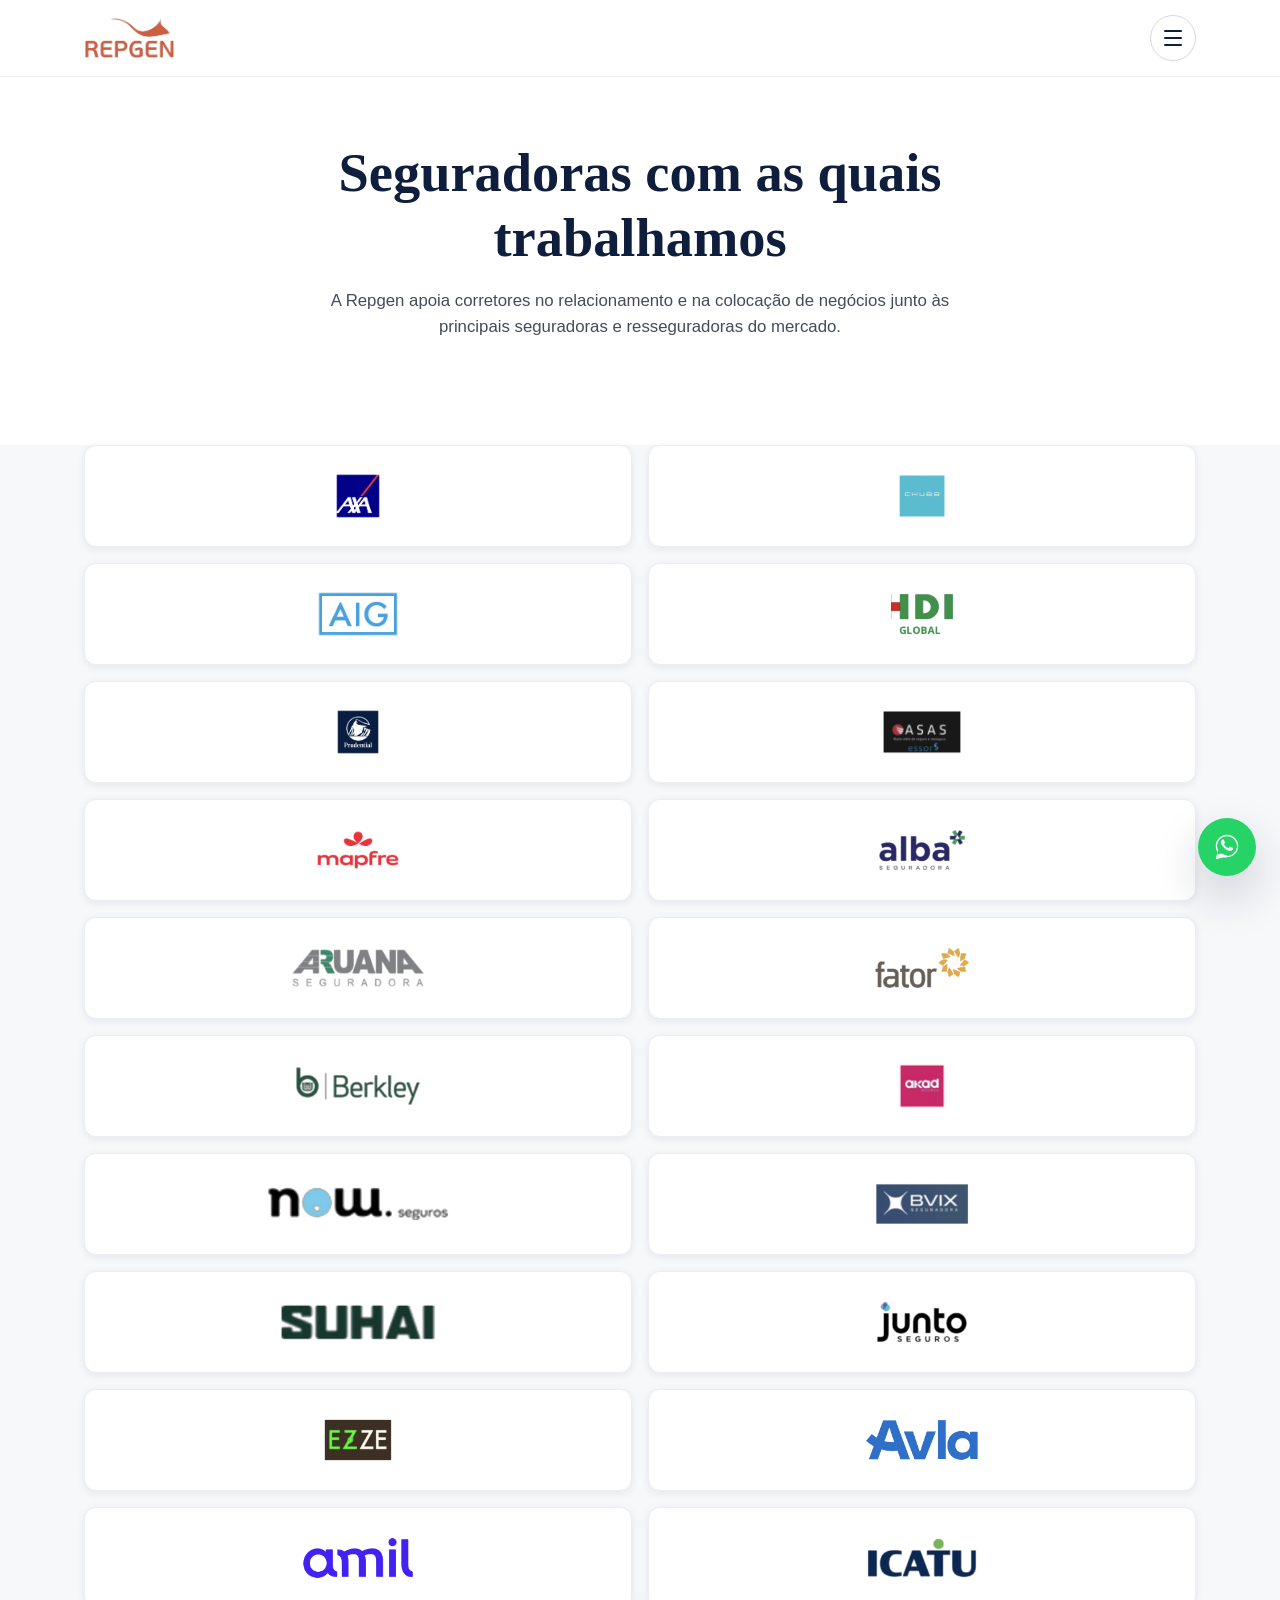
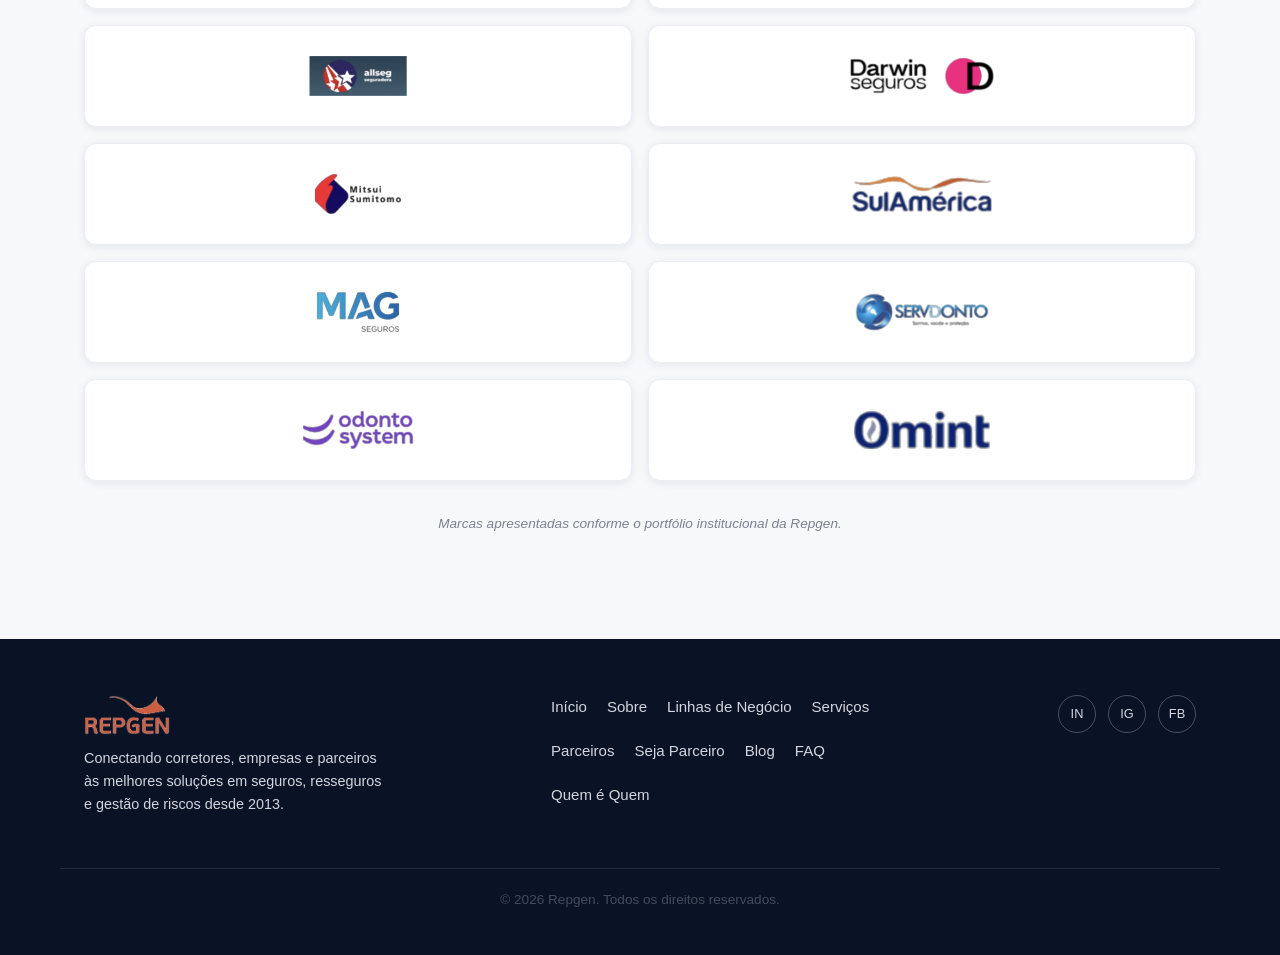
<file: seguradoras.html>
<!DOCTYPE html>
<html lang="pt-BR">
<head>
<meta charset="UTF-8">
<meta name="viewport" content="width=device-width, initial-scale=1.0">
<title>Seguradoras Parceiras | Repgen</title>
<meta name="description" content="Conheça as principais seguradoras e resseguradoras com as quais a Repgen trabalha para apoiar corretores em todo o Brasil.">
<meta name="author" content="Repgen">

<!-- Open Graph -->
<meta property="og:title" content="Seguradoras Parceiras | Repgen">
<meta property="og:description" content="Conheça as principais seguradoras e resseguradoras com as quais a Repgen trabalha para apoiar corretores em todo o Brasil.">
<meta property="og:image" content="assets/logo-repgen.png">
<meta property="og:type" content="website">
<meta property="og:locale" content="pt_BR">

<link rel="icon" type="image/png" href="assets/favicon.png">
<link rel="stylesheet" href="styles.css">
</head>
<body>
<header class="site-header" id="topo">
  <div class="container header-inner">
    <a href="index.html" class="logo" aria-label="Repgen - página inicial">
      <img src="assets/logo-header.png" alt="Repgen" class="logo-img">
    </a>
    <button class="menu-toggle" id="menuToggle" aria-expanded="false" aria-controls="fullNav" aria-label="Abrir menu de navegação">
      <span></span><span></span><span></span>
    </button>
  </div>
</header>

<nav class="full-nav" id="fullNav" aria-label="Navegação principal">
  <button class="menu-close" id="menuClose" aria-label="Fechar menu de navegação">&times;</button>
  <ul class="full-nav-list">
        <li><a href="index.html">Início</a></li>
        <li><a href="sobre.html">Sobre</a></li>
        <li><a href="linhas-negocio.html">Linhas de Negócio</a></li>
        <li><a href="servicos.html">Serviços</a></li>
        <li><a href="seguradoras.html">Parceiros</a></li>
        <li><a href="seja-parceiro.html">Seja Parceiro</a></li>
        <li><a href="blog.html">Blog</a></li>
        <li><a href="faq.html">FAQ</a></li>
  </ul>
  <a href="quem-e-quem.html" class="full-nav-cta">Fale Conosco</a>
</nav>

<main>
  <!-- HERO -->
  <section class="section" style="padding-top:64px">
    <div class="container fade-up" style="text-align:center; max-width:720px">
      <h1>Seguradoras com as quais trabalhamos</h1>
      <p class="section-lead">A Repgen apoia corretores no relacionamento e na colocação de negócios junto às principais seguradoras e resseguradoras do mercado.</p>
    </div>
  </section>

  <!-- GRID DE SEGURADORAS -->
  <section class="section section-alt" style="padding-top:0">
    <div class="container">
      <div class="insurer-grid">
        <div class="insurer-card fade-up">
          <!-- SUBSTITUIR: adicionar arquivo de logo real aqui (assets/logos/axa.png) -->
          <img src="assets/logos/axa.png" alt="AXA" class="insurer-logo">
          <span class="insurer-fallback">AXA</span>
        </div>
        <div class="insurer-card fade-up">
          <!-- SUBSTITUIR: adicionar arquivo de logo real aqui (assets/logos/chubb.png) -->
          <img src="assets/logos/chubb.png" alt="Chubb" class="insurer-logo">
          <span class="insurer-fallback">Chubb</span>
        </div>
        <div class="insurer-card fade-up">
          <!-- SUBSTITUIR: adicionar arquivo de logo real aqui (assets/logos/aig.png) -->
          <img src="assets/logos/aig.png" alt="AIG" class="insurer-logo">
          <span class="insurer-fallback">AIG</span>
        </div>
        <div class="insurer-card fade-up">
          <!-- SUBSTITUIR: adicionar arquivo de logo real aqui (assets/logos/hdi-global.png) -->
          <img src="assets/logos/hdi-global.png" alt="HDI Global" class="insurer-logo">
          <span class="insurer-fallback">HDI Global</span>
        </div>
        <div class="insurer-card fade-up">
          <!-- SUBSTITUIR: adicionar arquivo de logo real aqui (assets/logos/prudential.png) -->
          <img src="assets/logos/prudential.png" alt="Prudential" class="insurer-logo">
          <span class="insurer-fallback">Prudential</span>
        </div>
        <div class="insurer-card fade-up">
          <!-- SUBSTITUIR: adicionar arquivo de logo real aqui (assets/logos/essor-asas.png) -->
          <img src="assets/logos/essor-asas.png" alt="Essor/ASAS" class="insurer-logo">
          <span class="insurer-fallback">Essor/ASAS</span>
        </div>
        <div class="insurer-card fade-up">
          <!-- SUBSTITUIR: adicionar arquivo de logo real aqui (assets/logos/mapfre.png) -->
          <img src="assets/logos/mapfre.png" alt="Mapfre" class="insurer-logo">
          <span class="insurer-fallback">Mapfre</span>
        </div>
        <div class="insurer-card fade-up">
          <!-- SUBSTITUIR: adicionar arquivo de logo real aqui (assets/logos/alba-seguradora.png) -->
          <img src="assets/logos/alba-seguradora.png" alt="Alba Seguradora" class="insurer-logo">
          <span class="insurer-fallback">Alba Seguradora</span>
        </div>
        <div class="insurer-card fade-up">
          <!-- SUBSTITUIR: adicionar arquivo de logo real aqui (assets/logos/aruana-seguradora.png) -->
          <img src="assets/logos/aruana-seguradora.png" alt="Aruana Seguradora" class="insurer-logo">
          <span class="insurer-fallback">Aruana Seguradora</span>
        </div>
        <div class="insurer-card fade-up">
          <!-- SUBSTITUIR: adicionar arquivo de logo real aqui (assets/logos/fator.png) -->
          <img src="assets/logos/fator.png" alt="Fator" class="insurer-logo">
          <span class="insurer-fallback">Fator</span>
        </div>
        <div class="insurer-card fade-up">
          <!-- SUBSTITUIR: adicionar arquivo de logo real aqui (assets/logos/berkley.png) -->
          <img src="assets/logos/berkley.png" alt="Berkley" class="insurer-logo">
          <span class="insurer-fallback">Berkley</span>
        </div>
        <div class="insurer-card fade-up">
          <!-- SUBSTITUIR: adicionar arquivo de logo real aqui (assets/logos/akad-seguros.png) -->
          <img src="assets/logos/akad-seguros.png" alt="Akad Seguros" class="insurer-logo">
          <span class="insurer-fallback">Akad Seguros</span>
        </div>
        <div class="insurer-card fade-up">
          <!-- SUBSTITUIR: adicionar arquivo de logo real aqui (assets/logos/now-seguros.png) -->
          <img src="assets/logos/now-seguros.png" alt="Now Seguros" class="insurer-logo">
          <span class="insurer-fallback">Now Seguros</span>
        </div>
        <div class="insurer-card fade-up">
          <!-- SUBSTITUIR: adicionar arquivo de logo real aqui (assets/logos/bvix-seguradora.png) -->
          <img src="assets/logos/bvix-seguradora.png" alt="BVIX Seguradora" class="insurer-logo">
          <span class="insurer-fallback">BVIX Seguradora</span>
        </div>
        <div class="insurer-card fade-up">
          <!-- SUBSTITUIR: adicionar arquivo de logo real aqui (assets/logos/suhai.png) -->
          <img src="assets/logos/suhai.png" alt="Suhai" class="insurer-logo">
          <span class="insurer-fallback">Suhai</span>
        </div>
        <div class="insurer-card fade-up">
          <!-- SUBSTITUIR: adicionar arquivo de logo real aqui (assets/logos/junto-seguros.png) -->
          <img src="assets/logos/junto-seguros.png" alt="Junto Seguros" class="insurer-logo">
          <span class="insurer-fallback">Junto Seguros</span>
        </div>
        <div class="insurer-card fade-up">
          <!-- SUBSTITUIR: adicionar arquivo de logo real aqui (assets/logos/ezze.png) -->
          <img src="assets/logos/ezze.png" alt="Ezze" class="insurer-logo">
          <span class="insurer-fallback">Ezze</span>
        </div>
        <div class="insurer-card fade-up">
          <!-- SUBSTITUIR: adicionar arquivo de logo real aqui (assets/logos/avla.png) -->
          <img src="assets/logos/avla.png" alt="Avla" class="insurer-logo">
          <span class="insurer-fallback">Avla</span>
        </div>
        <div class="insurer-card fade-up">
          <!-- SUBSTITUIR: adicionar arquivo de logo real aqui (assets/logos/amil.png) -->
          <img src="assets/logos/amil.png" alt="Amil" class="insurer-logo">
          <span class="insurer-fallback">Amil</span>
        </div>
        <div class="insurer-card fade-up">
          <!-- SUBSTITUIR: adicionar arquivo de logo real aqui (assets/logos/icatu.png) -->
          <img src="assets/logos/icatu.png" alt="Icatu" class="insurer-logo">
          <span class="insurer-fallback">Icatu</span>
        </div>
        <div class="insurer-card fade-up">
          <!-- SUBSTITUIR: adicionar arquivo de logo real aqui (assets/logos/allseg.png) -->
          <img src="assets/logos/allseg.png" alt="Allseg" class="insurer-logo">
          <span class="insurer-fallback">Allseg</span>
        </div>
        <div class="insurer-card fade-up">
          <!-- SUBSTITUIR: adicionar arquivo de logo real aqui (assets/logos/darwin-seguros.png) -->
          <img src="assets/logos/darwin-seguros.png" alt="Darwin Seguros" class="insurer-logo">
          <span class="insurer-fallback">Darwin Seguros</span>
        </div>
        <div class="insurer-card fade-up">
          <!-- SUBSTITUIR: adicionar arquivo de logo real aqui (assets/logos/mitsui-sumitomo.png) -->
          <img src="assets/logos/mitsui-sumitomo.png" alt="Mitsui Sumitomo" class="insurer-logo">
          <span class="insurer-fallback">Mitsui Sumitomo</span>
        </div>
        <div class="insurer-card fade-up">
          <!-- SUBSTITUIR: adicionar arquivo de logo real aqui (assets/logos/sulamerica.png) -->
          <img src="assets/logos/sulamerica.png" alt="SulAmérica" class="insurer-logo">
          <span class="insurer-fallback">SulAmérica</span>
        </div>
        <div class="insurer-card fade-up">
          <!-- SUBSTITUIR: adicionar arquivo de logo real aqui (assets/logos/mag-seguros.png) -->
          <img src="assets/logos/mag-seguros.png" alt="MAG Seguros" class="insurer-logo">
          <span class="insurer-fallback">MAG Seguros</span>
        </div>
        <div class="insurer-card fade-up">
          <!-- SUBSTITUIR: adicionar arquivo de logo real aqui (assets/logos/servdonto.png) -->
          <img src="assets/logos/servdonto.png" alt="Servdonto" class="insurer-logo">
          <span class="insurer-fallback">Servdonto</span>
        </div>
        <div class="insurer-card fade-up">
          <!-- SUBSTITUIR: adicionar arquivo de logo real aqui (assets/logos/odonto-system.png) -->
          <img src="assets/logos/odonto-system.png" alt="Odonto System" class="insurer-logo">
          <span class="insurer-fallback">Odonto System</span>
        </div>
        <div class="insurer-card fade-up">
          <!-- SUBSTITUIR: adicionar arquivo de logo real aqui (assets/logos/omint.png) -->
          <img src="assets/logos/omint.png" alt="Omint" class="insurer-logo">
          <span class="insurer-fallback">Omint</span>
        </div>
      </div>
      <p class="disclaimer">Marcas apresentadas conforme o portfólio institucional da Repgen.</p>
    </div>
  </section>

</main>

<footer class="site-footer">
  <div class="container footer-inner">
    <div class="footer-brand">
      <img src="assets/logo-header.png" alt="Repgen" class="logo-img logo-img-footer">
      <p>Conectando corretores, empresas e parceiros às melhores soluções em seguros, resseguros e gestão de riscos desde 2013.</p>
    </div>

    <nav class="footer-nav" aria-label="Navegação do rodapé">
      <a href="index.html">Início</a>
      <a href="sobre.html">Sobre</a>
      <a href="linhas-negocio.html">Linhas de Negócio</a>
      <a href="servicos.html">Serviços</a>
      <a href="seguradoras.html">Parceiros</a>
      <a href="seja-parceiro.html">Seja Parceiro</a>
      <a href="blog.html">Blog</a>
      <a href="faq.html">FAQ</a>
      <a href="quem-e-quem.html">Quem é Quem</a>
    </nav>

    <div class="footer-social" aria-label="Redes sociais da Repgen">
      <a href="#" aria-label="Repgen no LinkedIn">in</a>
      <a href="#" aria-label="Repgen no Instagram">ig</a>
      <a href="#" aria-label="Repgen no Facebook">fb</a>
    </div>
  </div>
  <div class="container footer-bottom">
    <p>&copy; <span class="ano"></span> Repgen. Todos os direitos reservados.</p>
  </div>
</footer>

<a href="quem-e-quem.html" class="whatsapp-float" aria-label="Fale com a nossa equipe">
  <svg viewBox="0 0 32 32" fill="currentColor" aria-hidden="true"><path d="M16.001 3C9.373 3 4 8.373 4 15c0 2.386.703 4.605 1.912 6.472L4 29l7.727-1.874A11.94 11.94 0 0 0 16.001 27C22.629 27 28 21.627 28 15S22.629 3 16.001 3zm0 21.6c-1.98 0-3.833-.55-5.412-1.503l-.388-.23-4.59 1.113 1.135-4.474-.253-.398A9.56 9.56 0 0 1 5.4 15c0-5.85 4.75-10.6 10.601-10.6 5.85 0 10.6 4.75 10.6 10.6 0 5.85-4.75 10.6-10.6 10.6zm5.815-7.94c-.318-.159-1.884-.93-2.176-1.036-.292-.106-.505-.159-.717.16-.212.318-.823 1.036-1.01 1.248-.186.212-.372.239-.69.08-.318-.16-1.343-.495-2.558-1.577-.945-.843-1.583-1.884-1.768-2.202-.186-.318-.02-.49.14-.649.143-.142.318-.372.478-.558.159-.186.212-.318.318-.53.106-.212.053-.398-.027-.557-.08-.16-.717-1.728-.983-2.366-.259-.622-.522-.538-.717-.548-.186-.009-.398-.011-.611-.011-.212 0-.557.08-.849.398-.292.318-1.114 1.089-1.114 2.656 0 1.567 1.14 3.082 1.299 3.294.159.212 2.243 3.427 5.435 4.804.759.328 1.352.524 1.814.671.762.242 1.456.208 2.005.126.612-.091 1.884-.77 2.15-1.514.265-.744.265-1.382.186-1.514-.08-.133-.291-.212-.61-.371z"/></svg>
</a>

<script src="script.js"></script>

</body>
</html>
</file>
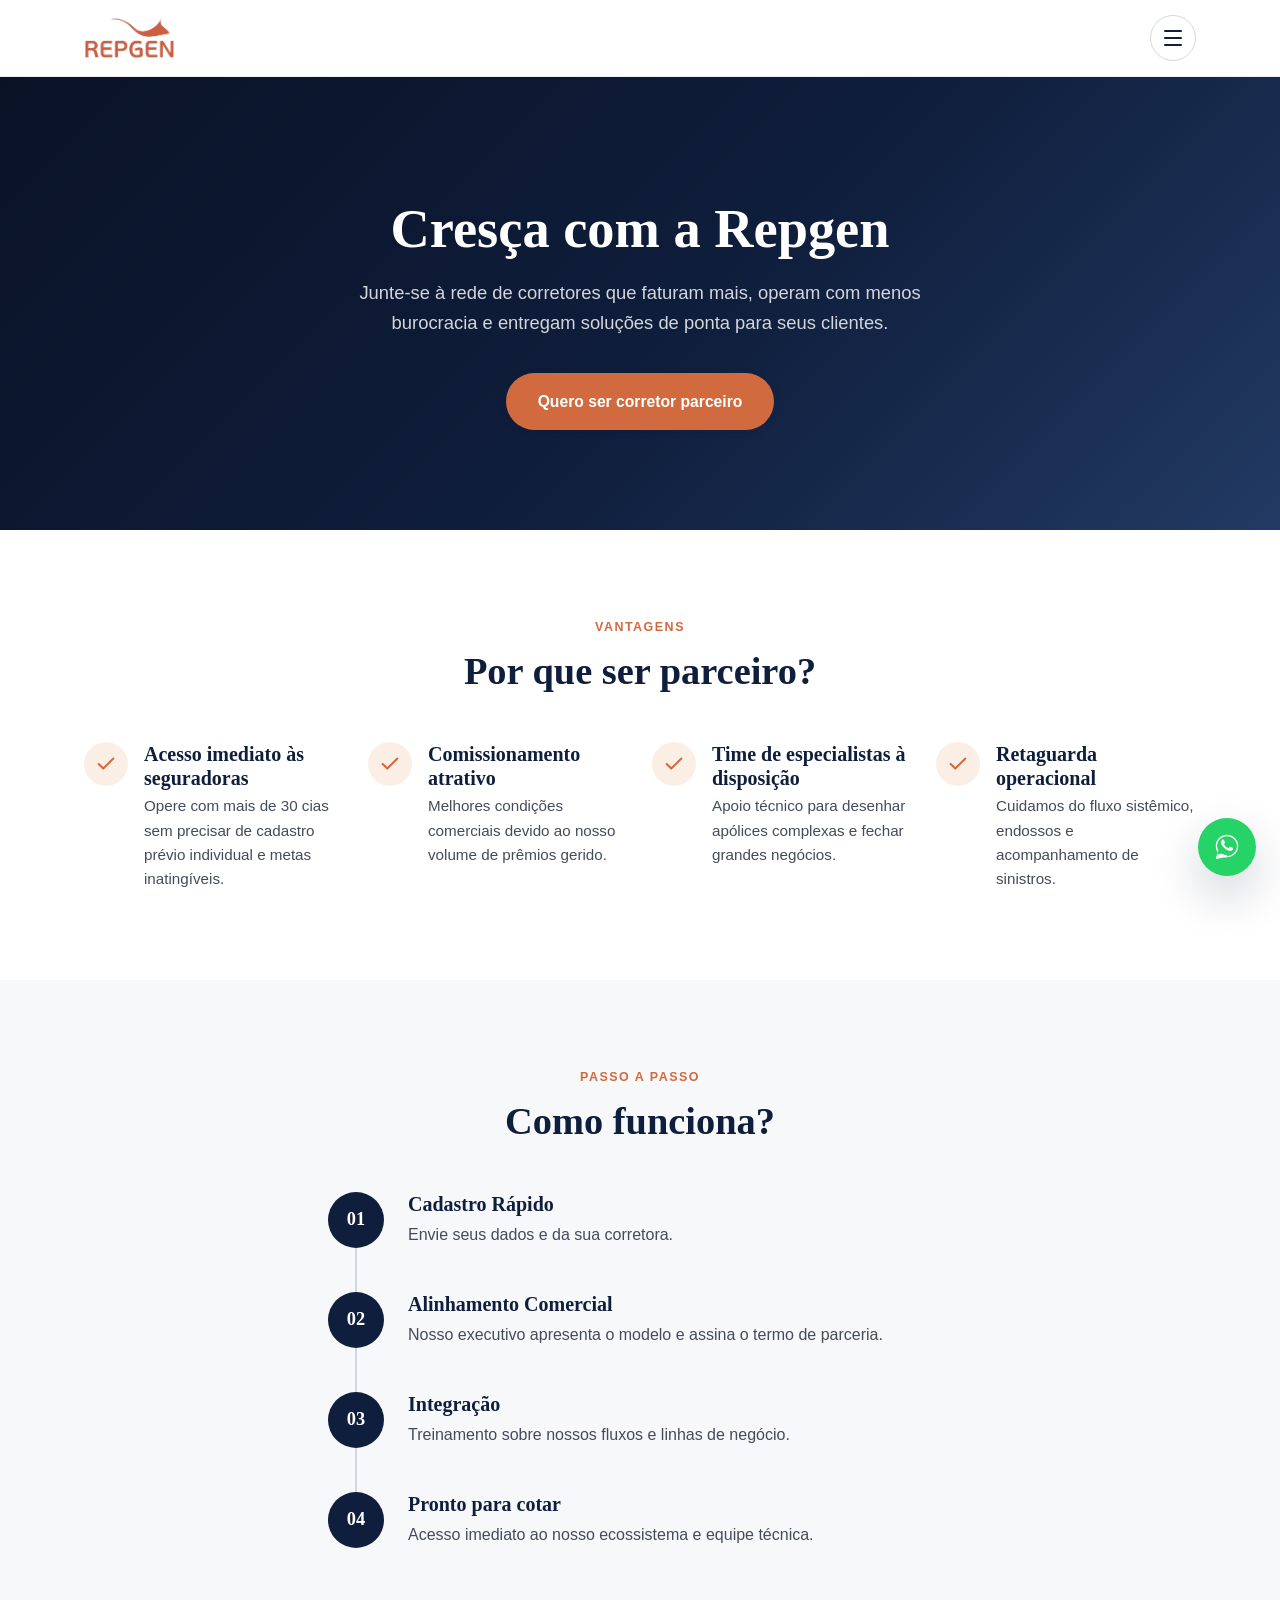
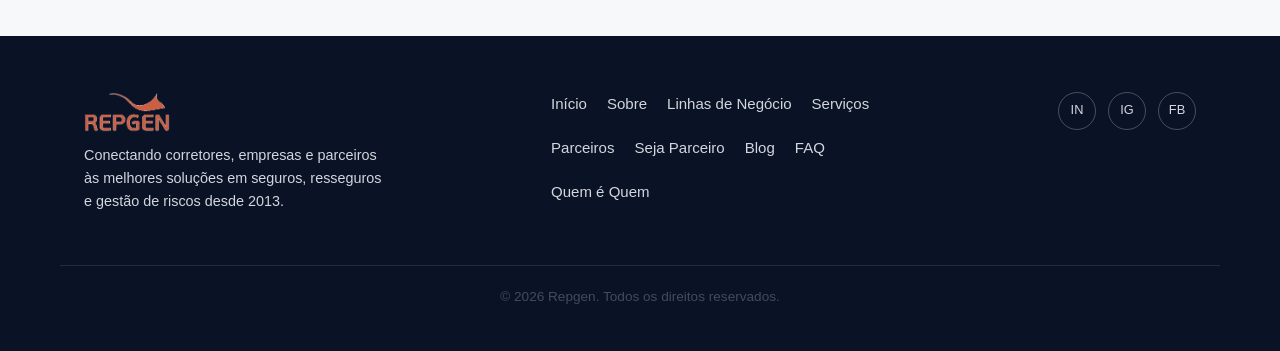
<file: seja-parceiro.html>
<!DOCTYPE html>
<html lang="pt-BR">
<head>
<meta charset="UTF-8">
<meta name="viewport" content="width=device-width, initial-scale=1.0">
<title>Seja um Corretor Parceiro | Repgen</title>
<meta name="description" content="Junte-se à rede de corretores parceiros da Repgen: acesso a mais de 30 seguradoras, comissionamento atrativo e suporte técnico completo.">
<meta name="author" content="Repgen">

<!-- Open Graph -->
<meta property="og:title" content="Seja um Corretor Parceiro | Repgen">
<meta property="og:description" content="Junte-se à rede de corretores parceiros da Repgen: acesso a mais de 30 seguradoras, comissionamento atrativo e suporte técnico completo.">
<meta property="og:image" content="assets/logo-repgen.png">
<meta property="og:type" content="website">
<meta property="og:locale" content="pt_BR">

<link rel="icon" type="image/png" href="assets/favicon.png">
<link rel="stylesheet" href="styles.css">
</head>
<body>
<header class="site-header" id="topo">
  <div class="container header-inner">
    <a href="index.html" class="logo" aria-label="Repgen - página inicial">
      <img src="assets/logo-header.png" alt="Repgen" class="logo-img">
    </a>
    <button class="menu-toggle" id="menuToggle" aria-expanded="false" aria-controls="fullNav" aria-label="Abrir menu de navegação">
      <span></span><span></span><span></span>
    </button>
  </div>
</header>

<nav class="full-nav" id="fullNav" aria-label="Navegação principal">
  <button class="menu-close" id="menuClose" aria-label="Fechar menu de navegação">&times;</button>
  <ul class="full-nav-list">
        <li><a href="index.html">Início</a></li>
        <li><a href="sobre.html">Sobre</a></li>
        <li><a href="linhas-negocio.html">Linhas de Negócio</a></li>
        <li><a href="servicos.html">Serviços</a></li>
        <li><a href="seguradoras.html">Parceiros</a></li>
        <li><a href="seja-parceiro.html">Seja Parceiro</a></li>
        <li><a href="blog.html">Blog</a></li>
        <li><a href="faq.html">FAQ</a></li>
  </ul>
  <a href="quem-e-quem.html" class="full-nav-cta">Fale Conosco</a>
</nav>

<main>
  <!-- HERO -->
  <section class="hero" aria-labelledby="hero-title">
    <div class="container hero-inner">
      <h1 id="hero-title">Cresça com a Repgen</h1>
      <p class="hero-subtitle">Junte-se à rede de corretores que faturam mais, operam com menos burocracia e entregam soluções de ponta para seus clientes.</p>
      <div class="hero-cta">
        <a href="quem-e-quem.html" class="btn btn-primary">Quero ser corretor parceiro</a>
      </div>
    </div>
  </section>

  <!-- POR QUE SER PARCEIRO -->
  <section class="section" aria-labelledby="porque-title">
    <div class="container">
      <div class="section-heading fade-up">
        <p class="eyebrow">Vantagens</p>
        <h2 id="porque-title">Por que ser parceiro?</h2>
      </div>
      <div class="check-items">
        <div class="check-item fade-up">
          <span class="check-icon-lg"><svg class="check-icon" viewBox="0 0 24 24" fill="none" stroke="currentColor" stroke-width="2.2" stroke-linecap="round" stroke-linejoin="round" aria-hidden="true"><polyline points="20 6 9 17 4 12"/></svg></span>
          <div>
            <h3>Acesso imediato às seguradoras</h3>
            <p>Opere com mais de 30 cias sem precisar de cadastro prévio individual e metas inatingíveis.</p>
          </div>
        </div>
        <div class="check-item fade-up">
          <span class="check-icon-lg"><svg class="check-icon" viewBox="0 0 24 24" fill="none" stroke="currentColor" stroke-width="2.2" stroke-linecap="round" stroke-linejoin="round" aria-hidden="true"><polyline points="20 6 9 17 4 12"/></svg></span>
          <div>
            <h3>Comissionamento atrativo</h3>
            <p>Melhores condições comerciais devido ao nosso volume de prêmios gerido.</p>
          </div>
        </div>
        <div class="check-item fade-up">
          <span class="check-icon-lg"><svg class="check-icon" viewBox="0 0 24 24" fill="none" stroke="currentColor" stroke-width="2.2" stroke-linecap="round" stroke-linejoin="round" aria-hidden="true"><polyline points="20 6 9 17 4 12"/></svg></span>
          <div>
            <h3>Time de especialistas à disposição</h3>
            <p>Apoio técnico para desenhar apólices complexas e fechar grandes negócios.</p>
          </div>
        </div>
        <div class="check-item fade-up">
          <span class="check-icon-lg"><svg class="check-icon" viewBox="0 0 24 24" fill="none" stroke="currentColor" stroke-width="2.2" stroke-linecap="round" stroke-linejoin="round" aria-hidden="true"><polyline points="20 6 9 17 4 12"/></svg></span>
          <div>
            <h3>Retaguarda operacional</h3>
            <p>Cuidamos do fluxo sistêmico, endossos e acompanhamento de sinistros.</p>
          </div>
        </div>
      </div>
    </div>
  </section>

  <!-- COMO FUNCIONA -->
  <section class="section section-alt" aria-labelledby="como-title">
    <div class="container">
      <div class="section-heading fade-up">
        <p class="eyebrow">Passo a passo</p>
        <h2 id="como-title">Como funciona?</h2>
      </div>
      <div class="timeline">
        <div class="timeline-item fade-up">
          <span class="timeline-number">01</span>
          <div class="timeline-content">
            <h3>Cadastro Rápido</h3>
            <p>Envie seus dados e da sua corretora.</p>
          </div>
        </div>
        <div class="timeline-item fade-up">
          <span class="timeline-number">02</span>
          <div class="timeline-content">
            <h3>Alinhamento Comercial</h3>
            <p>Nosso executivo apresenta o modelo e assina o termo de parceria.</p>
          </div>
        </div>
        <div class="timeline-item fade-up">
          <span class="timeline-number">03</span>
          <div class="timeline-content">
            <h3>Integração</h3>
            <p>Treinamento sobre nossos fluxos e linhas de negócio.</p>
          </div>
        </div>
        <div class="timeline-item fade-up">
          <span class="timeline-number">04</span>
          <div class="timeline-content">
            <h3>Pronto para cotar</h3>
            <p>Acesso imediato ao nosso ecossistema e equipe técnica.</p>
          </div>
        </div>
      </div>
    </div>
  </section>

</main>

<footer class="site-footer">
  <div class="container footer-inner">
    <div class="footer-brand">
      <img src="assets/logo-header.png" alt="Repgen" class="logo-img logo-img-footer">
      <p>Conectando corretores, empresas e parceiros às melhores soluções em seguros, resseguros e gestão de riscos desde 2013.</p>
    </div>

    <nav class="footer-nav" aria-label="Navegação do rodapé">
      <a href="index.html">Início</a>
      <a href="sobre.html">Sobre</a>
      <a href="linhas-negocio.html">Linhas de Negócio</a>
      <a href="servicos.html">Serviços</a>
      <a href="seguradoras.html">Parceiros</a>
      <a href="seja-parceiro.html">Seja Parceiro</a>
      <a href="blog.html">Blog</a>
      <a href="faq.html">FAQ</a>
      <a href="quem-e-quem.html">Quem é Quem</a>
    </nav>

    <div class="footer-social" aria-label="Redes sociais da Repgen">
      <a href="#" aria-label="Repgen no LinkedIn">in</a>
      <a href="#" aria-label="Repgen no Instagram">ig</a>
      <a href="#" aria-label="Repgen no Facebook">fb</a>
    </div>
  </div>
  <div class="container footer-bottom">
    <p>&copy; <span class="ano"></span> Repgen. Todos os direitos reservados.</p>
  </div>
</footer>

<a href="quem-e-quem.html" class="whatsapp-float" aria-label="Fale com a nossa equipe">
  <svg viewBox="0 0 32 32" fill="currentColor" aria-hidden="true"><path d="M16.001 3C9.373 3 4 8.373 4 15c0 2.386.703 4.605 1.912 6.472L4 29l7.727-1.874A11.94 11.94 0 0 0 16.001 27C22.629 27 28 21.627 28 15S22.629 3 16.001 3zm0 21.6c-1.98 0-3.833-.55-5.412-1.503l-.388-.23-4.59 1.113 1.135-4.474-.253-.398A9.56 9.56 0 0 1 5.4 15c0-5.85 4.75-10.6 10.601-10.6 5.85 0 10.6 4.75 10.6 10.6 0 5.85-4.75 10.6-10.6 10.6zm5.815-7.94c-.318-.159-1.884-.93-2.176-1.036-.292-.106-.505-.159-.717.16-.212.318-.823 1.036-1.01 1.248-.186.212-.372.239-.69.08-.318-.16-1.343-.495-2.558-1.577-.945-.843-1.583-1.884-1.768-2.202-.186-.318-.02-.49.14-.649.143-.142.318-.372.478-.558.159-.186.212-.318.318-.53.106-.212.053-.398-.027-.557-.08-.16-.717-1.728-.983-2.366-.259-.622-.522-.538-.717-.548-.186-.009-.398-.011-.611-.011-.212 0-.557.08-.849.398-.292.318-1.114 1.089-1.114 2.656 0 1.567 1.14 3.082 1.299 3.294.159.212 2.243 3.427 5.435 4.804.759.328 1.352.524 1.814.671.762.242 1.456.208 2.005.126.612-.091 1.884-.77 2.15-1.514.265-.744.265-1.382.186-1.514-.08-.133-.291-.212-.61-.371z"/></svg>
</a>

<script src="script.js"></script>

</body>
</html>
</file>
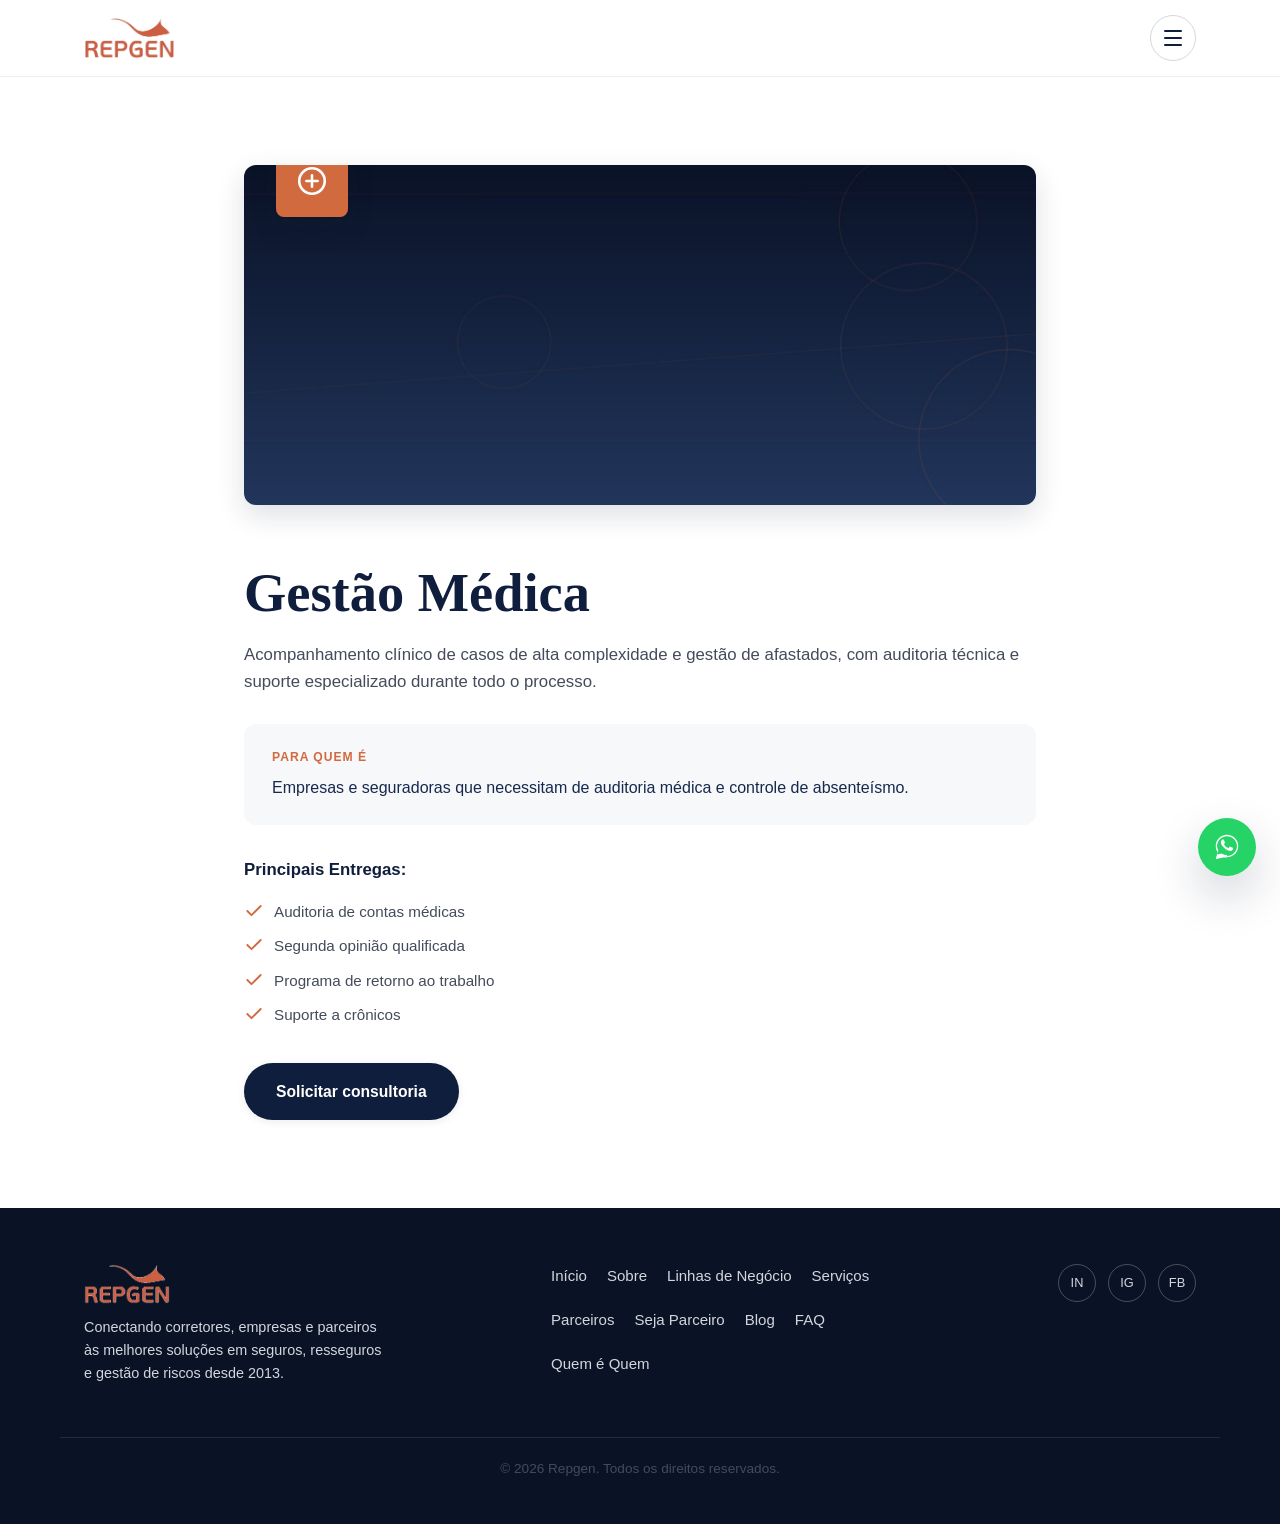
<file: servico-gestao-medica.html>
<!DOCTYPE html>
<html lang="pt-BR">
<head>
<meta charset="UTF-8">
<meta name="viewport" content="width=device-width, initial-scale=1.0">
<title>Gestão Médica | Repgen</title>
<meta name="description" content="Acompanhamento clínico de casos de alta complexidade e gestão de afastados, com auditoria técnica e suporte especializado durante todo o processo.">
<meta name="author" content="Repgen">

<!-- Open Graph -->
<meta property="og:title" content="Gestão Médica | Repgen">
<meta property="og:description" content="Acompanhamento clínico de casos de alta complexidade e gestão de afastados, com auditoria técnica e suporte especializado durante todo o processo.">
<meta property="og:image" content="assets/logo-repgen.png">
<meta property="og:type" content="website">
<meta property="og:locale" content="pt_BR">

<link rel="icon" type="image/png" href="assets/favicon.png">
<link rel="stylesheet" href="styles.css">
</head>
<body>
<header class="site-header" id="topo">
  <div class="container header-inner">
    <a href="index.html" class="logo" aria-label="Repgen - página inicial">
      <img src="assets/logo-header.png" alt="Repgen" class="logo-img">
    </a>
    <button class="menu-toggle" id="menuToggle" aria-expanded="false" aria-controls="fullNav" aria-label="Abrir menu de navegação">
      <span></span><span></span><span></span>
    </button>
  </div>
</header>

<nav class="full-nav" id="fullNav" aria-label="Navegação principal">
  <button class="menu-close" id="menuClose" aria-label="Fechar menu de navegação">&times;</button>
  <ul class="full-nav-list">
        <li><a href="index.html">Início</a></li>
        <li><a href="sobre.html">Sobre</a></li>
        <li><a href="linhas-negocio.html">Linhas de Negócio</a></li>
        <li><a href="servicos.html">Serviços</a></li>
        <li><a href="seguradoras.html">Parceiros</a></li>
        <li><a href="seja-parceiro.html">Seja Parceiro</a></li>
        <li><a href="blog.html">Blog</a></li>
        <li><a href="faq.html">FAQ</a></li>
  </ul>
  <a href="quem-e-quem.html" class="full-nav-cta">Fale Conosco</a>
</nav>

<main>
  <!-- CONTEÚDO -->
  <section class="section">
    <div class="container" style="max-width:840px">
      <div class="service-hero-image fade-up">
        <img src="assets/img/service-medica.jpg" alt="Gestão Médica">
        <span class="service-hero-badge"><svg viewBox="0 0 24 24" fill="none" stroke="currentColor" stroke-width="1.8" stroke-linecap="round" stroke-linejoin="round" aria-hidden="true"><circle cx="12" cy="12" r="9"/><line x1="12" y1="8" x2="12" y2="16"/><line x1="8" y1="12" x2="16" y2="12"/></svg></span>
      </div>

      <h1 class="fade-up">Gestão Médica</h1>
      <p class="section-lead fade-up">Acompanhamento clínico de casos de alta complexidade e gestão de afastados, com auditoria técnica e suporte especializado durante todo o processo.</p>

      <div class="para-quem-box fade-up">
        <span class="label">Para quem é</span>
        <p>Empresas e seguradoras que necessitam de auditoria médica e controle de absenteísmo.</p>
      </div>

      <p class="entregas-label">Principais Entregas:</p>
      <ul class="checklist fade-up" style="margin-bottom:36px">
          <li><svg class="check-icon" viewBox="0 0 24 24" fill="none" stroke="currentColor" stroke-width="2.2" stroke-linecap="round" stroke-linejoin="round" aria-hidden="true"><polyline points="20 6 9 17 4 12"/></svg><span>Auditoria de contas médicas</span></li>
          <li><svg class="check-icon" viewBox="0 0 24 24" fill="none" stroke="currentColor" stroke-width="2.2" stroke-linecap="round" stroke-linejoin="round" aria-hidden="true"><polyline points="20 6 9 17 4 12"/></svg><span>Segunda opinião qualificada</span></li>
          <li><svg class="check-icon" viewBox="0 0 24 24" fill="none" stroke="currentColor" stroke-width="2.2" stroke-linecap="round" stroke-linejoin="round" aria-hidden="true"><polyline points="20 6 9 17 4 12"/></svg><span>Programa de retorno ao trabalho</span></li>
          <li><svg class="check-icon" viewBox="0 0 24 24" fill="none" stroke="currentColor" stroke-width="2.2" stroke-linecap="round" stroke-linejoin="round" aria-hidden="true"><polyline points="20 6 9 17 4 12"/></svg><span>Suporte a crônicos</span></li>
      </ul>

      <a href="quem-e-quem.html#beneficios" class="btn btn-navy">Solicitar consultoria</a>
    </div>
  </section>

</main>

<footer class="site-footer">
  <div class="container footer-inner">
    <div class="footer-brand">
      <img src="assets/logo-header.png" alt="Repgen" class="logo-img logo-img-footer">
      <p>Conectando corretores, empresas e parceiros às melhores soluções em seguros, resseguros e gestão de riscos desde 2013.</p>
    </div>

    <nav class="footer-nav" aria-label="Navegação do rodapé">
      <a href="index.html">Início</a>
      <a href="sobre.html">Sobre</a>
      <a href="linhas-negocio.html">Linhas de Negócio</a>
      <a href="servicos.html">Serviços</a>
      <a href="seguradoras.html">Parceiros</a>
      <a href="seja-parceiro.html">Seja Parceiro</a>
      <a href="blog.html">Blog</a>
      <a href="faq.html">FAQ</a>
      <a href="quem-e-quem.html">Quem é Quem</a>
    </nav>

    <div class="footer-social" aria-label="Redes sociais da Repgen">
      <a href="#" aria-label="Repgen no LinkedIn">in</a>
      <a href="#" aria-label="Repgen no Instagram">ig</a>
      <a href="#" aria-label="Repgen no Facebook">fb</a>
    </div>
  </div>
  <div class="container footer-bottom">
    <p>&copy; <span class="ano"></span> Repgen. Todos os direitos reservados.</p>
  </div>
</footer>

<a href="quem-e-quem.html" class="whatsapp-float" aria-label="Fale com a nossa equipe">
  <svg viewBox="0 0 32 32" fill="currentColor" aria-hidden="true"><path d="M16.001 3C9.373 3 4 8.373 4 15c0 2.386.703 4.605 1.912 6.472L4 29l7.727-1.874A11.94 11.94 0 0 0 16.001 27C22.629 27 28 21.627 28 15S22.629 3 16.001 3zm0 21.6c-1.98 0-3.833-.55-5.412-1.503l-.388-.23-4.59 1.113 1.135-4.474-.253-.398A9.56 9.56 0 0 1 5.4 15c0-5.85 4.75-10.6 10.601-10.6 5.85 0 10.6 4.75 10.6 10.6 0 5.85-4.75 10.6-10.6 10.6zm5.815-7.94c-.318-.159-1.884-.93-2.176-1.036-.292-.106-.505-.159-.717.16-.212.318-.823 1.036-1.01 1.248-.186.212-.372.239-.69.08-.318-.16-1.343-.495-2.558-1.577-.945-.843-1.583-1.884-1.768-2.202-.186-.318-.02-.49.14-.649.143-.142.318-.372.478-.558.159-.186.212-.318.318-.53.106-.212.053-.398-.027-.557-.08-.16-.717-1.728-.983-2.366-.259-.622-.522-.538-.717-.548-.186-.009-.398-.011-.611-.011-.212 0-.557.08-.849.398-.292.318-1.114 1.089-1.114 2.656 0 1.567 1.14 3.082 1.299 3.294.159.212 2.243 3.427 5.435 4.804.759.328 1.352.524 1.814.671.762.242 1.456.208 2.005.126.612-.091 1.884-.77 2.15-1.514.265-.744.265-1.382.186-1.514-.08-.133-.291-.212-.61-.371z"/></svg>
</a>

<script src="script.js"></script>

</body>
</html>
</file>
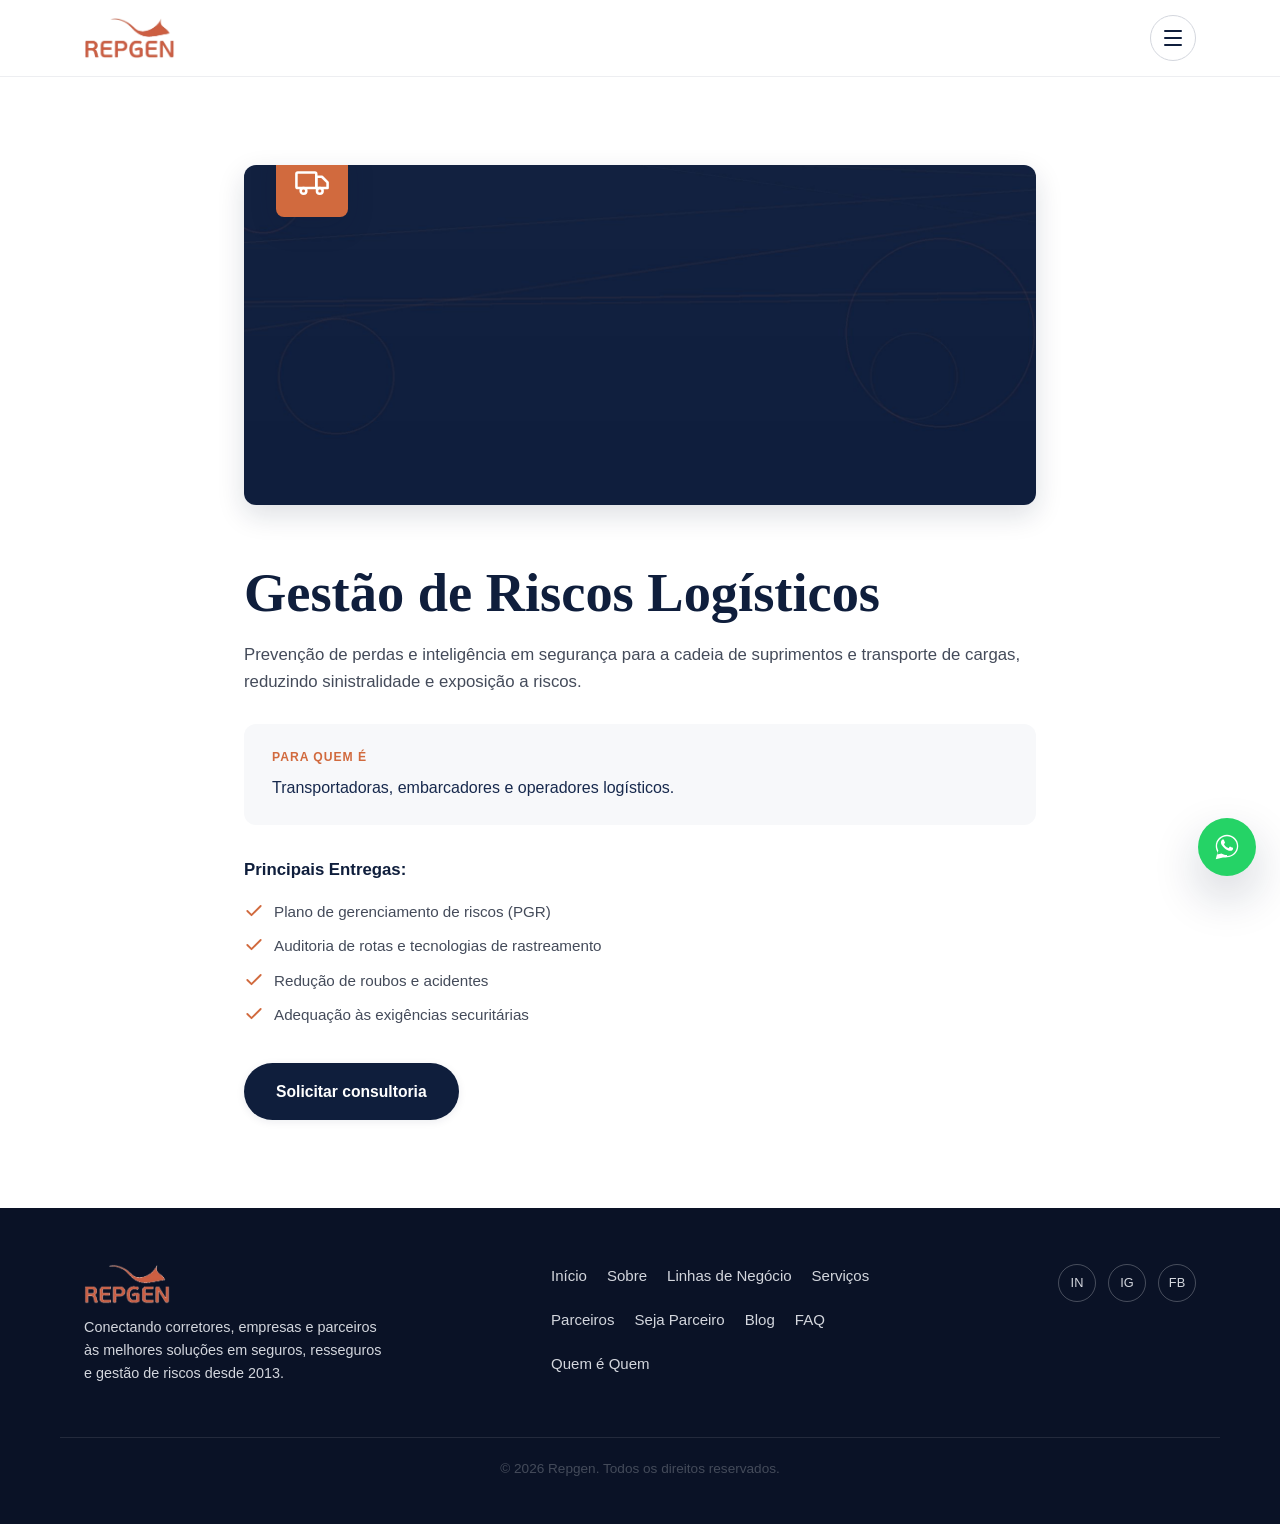
<file: servico-gestao-riscos-logisticos.html>
<!DOCTYPE html>
<html lang="pt-BR">
<head>
<meta charset="UTF-8">
<meta name="viewport" content="width=device-width, initial-scale=1.0">
<title>Gestão de Riscos Logísticos | Repgen</title>
<meta name="description" content="Prevenção de perdas e inteligência em segurança para a cadeia de suprimentos e transporte de cargas, reduzindo sinistralidade e exposição a riscos.">
<meta name="author" content="Repgen">

<!-- Open Graph -->
<meta property="og:title" content="Gestão de Riscos Logísticos | Repgen">
<meta property="og:description" content="Prevenção de perdas e inteligência em segurança para a cadeia de suprimentos e transporte de cargas, reduzindo sinistralidade e exposição a riscos.">
<meta property="og:image" content="assets/logo-repgen.png">
<meta property="og:type" content="website">
<meta property="og:locale" content="pt_BR">

<link rel="icon" type="image/png" href="assets/favicon.png">
<link rel="stylesheet" href="styles.css">
</head>
<body>
<header class="site-header" id="topo">
  <div class="container header-inner">
    <a href="index.html" class="logo" aria-label="Repgen - página inicial">
      <img src="assets/logo-header.png" alt="Repgen" class="logo-img">
    </a>
    <button class="menu-toggle" id="menuToggle" aria-expanded="false" aria-controls="fullNav" aria-label="Abrir menu de navegação">
      <span></span><span></span><span></span>
    </button>
  </div>
</header>

<nav class="full-nav" id="fullNav" aria-label="Navegação principal">
  <button class="menu-close" id="menuClose" aria-label="Fechar menu de navegação">&times;</button>
  <ul class="full-nav-list">
        <li><a href="index.html">Início</a></li>
        <li><a href="sobre.html">Sobre</a></li>
        <li><a href="linhas-negocio.html">Linhas de Negócio</a></li>
        <li><a href="servicos.html">Serviços</a></li>
        <li><a href="seguradoras.html">Parceiros</a></li>
        <li><a href="seja-parceiro.html">Seja Parceiro</a></li>
        <li><a href="blog.html">Blog</a></li>
        <li><a href="faq.html">FAQ</a></li>
  </ul>
  <a href="quem-e-quem.html" class="full-nav-cta">Fale Conosco</a>
</nav>

<main>
  <!-- CONTEÚDO -->
  <section class="section">
    <div class="container" style="max-width:840px">
      <div class="service-hero-image fade-up">
        <img src="assets/img/service-logisticos.jpg" alt="Gestão de Riscos Logísticos">
        <span class="service-hero-badge"><svg viewBox="0 0 24 24" fill="none" stroke="currentColor" stroke-width="1.8" stroke-linecap="round" stroke-linejoin="round" aria-hidden="true"><rect x="1" y="6" width="14" height="11" rx="1"/><path d="M15 9h4l4 4v4h-8z"/><circle cx="6" cy="19" r="2"/><circle cx="17.5" cy="19" r="2"/></svg></span>
      </div>

      <h1 class="fade-up">Gestão de Riscos Logísticos</h1>
      <p class="section-lead fade-up">Prevenção de perdas e inteligência em segurança para a cadeia de suprimentos e transporte de cargas, reduzindo sinistralidade e exposição a riscos.</p>

      <div class="para-quem-box fade-up">
        <span class="label">Para quem é</span>
        <p>Transportadoras, embarcadores e operadores logísticos.</p>
      </div>

      <p class="entregas-label">Principais Entregas:</p>
      <ul class="checklist fade-up" style="margin-bottom:36px">
          <li><svg class="check-icon" viewBox="0 0 24 24" fill="none" stroke="currentColor" stroke-width="2.2" stroke-linecap="round" stroke-linejoin="round" aria-hidden="true"><polyline points="20 6 9 17 4 12"/></svg><span>Plano de gerenciamento de riscos (PGR)</span></li>
          <li><svg class="check-icon" viewBox="0 0 24 24" fill="none" stroke="currentColor" stroke-width="2.2" stroke-linecap="round" stroke-linejoin="round" aria-hidden="true"><polyline points="20 6 9 17 4 12"/></svg><span>Auditoria de rotas e tecnologias de rastreamento</span></li>
          <li><svg class="check-icon" viewBox="0 0 24 24" fill="none" stroke="currentColor" stroke-width="2.2" stroke-linecap="round" stroke-linejoin="round" aria-hidden="true"><polyline points="20 6 9 17 4 12"/></svg><span>Redução de roubos e acidentes</span></li>
          <li><svg class="check-icon" viewBox="0 0 24 24" fill="none" stroke="currentColor" stroke-width="2.2" stroke-linecap="round" stroke-linejoin="round" aria-hidden="true"><polyline points="20 6 9 17 4 12"/></svg><span>Adequação às exigências securitárias</span></li>
      </ul>

      <a href="quem-e-quem.html#transporte" class="btn btn-navy">Solicitar consultoria</a>
    </div>
  </section>

</main>

<footer class="site-footer">
  <div class="container footer-inner">
    <div class="footer-brand">
      <img src="assets/logo-header.png" alt="Repgen" class="logo-img logo-img-footer">
      <p>Conectando corretores, empresas e parceiros às melhores soluções em seguros, resseguros e gestão de riscos desde 2013.</p>
    </div>

    <nav class="footer-nav" aria-label="Navegação do rodapé">
      <a href="index.html">Início</a>
      <a href="sobre.html">Sobre</a>
      <a href="linhas-negocio.html">Linhas de Negócio</a>
      <a href="servicos.html">Serviços</a>
      <a href="seguradoras.html">Parceiros</a>
      <a href="seja-parceiro.html">Seja Parceiro</a>
      <a href="blog.html">Blog</a>
      <a href="faq.html">FAQ</a>
      <a href="quem-e-quem.html">Quem é Quem</a>
    </nav>

    <div class="footer-social" aria-label="Redes sociais da Repgen">
      <a href="#" aria-label="Repgen no LinkedIn">in</a>
      <a href="#" aria-label="Repgen no Instagram">ig</a>
      <a href="#" aria-label="Repgen no Facebook">fb</a>
    </div>
  </div>
  <div class="container footer-bottom">
    <p>&copy; <span class="ano"></span> Repgen. Todos os direitos reservados.</p>
  </div>
</footer>

<a href="quem-e-quem.html" class="whatsapp-float" aria-label="Fale com a nossa equipe">
  <svg viewBox="0 0 32 32" fill="currentColor" aria-hidden="true"><path d="M16.001 3C9.373 3 4 8.373 4 15c0 2.386.703 4.605 1.912 6.472L4 29l7.727-1.874A11.94 11.94 0 0 0 16.001 27C22.629 27 28 21.627 28 15S22.629 3 16.001 3zm0 21.6c-1.98 0-3.833-.55-5.412-1.503l-.388-.23-4.59 1.113 1.135-4.474-.253-.398A9.56 9.56 0 0 1 5.4 15c0-5.85 4.75-10.6 10.601-10.6 5.85 0 10.6 4.75 10.6 10.6 0 5.85-4.75 10.6-10.6 10.6zm5.815-7.94c-.318-.159-1.884-.93-2.176-1.036-.292-.106-.505-.159-.717.16-.212.318-.823 1.036-1.01 1.248-.186.212-.372.239-.69.08-.318-.16-1.343-.495-2.558-1.577-.945-.843-1.583-1.884-1.768-2.202-.186-.318-.02-.49.14-.649.143-.142.318-.372.478-.558.159-.186.212-.318.318-.53.106-.212.053-.398-.027-.557-.08-.16-.717-1.728-.983-2.366-.259-.622-.522-.538-.717-.548-.186-.009-.398-.011-.611-.011-.212 0-.557.08-.849.398-.292.318-1.114 1.089-1.114 2.656 0 1.567 1.14 3.082 1.299 3.294.159.212 2.243 3.427 5.435 4.804.759.328 1.352.524 1.814.671.762.242 1.456.208 2.005.126.612-.091 1.884-.77 2.15-1.514.265-.744.265-1.382.186-1.514-.08-.133-.291-.212-.61-.371z"/></svg>
</a>

<script src="script.js"></script>

</body>
</html>
</file>
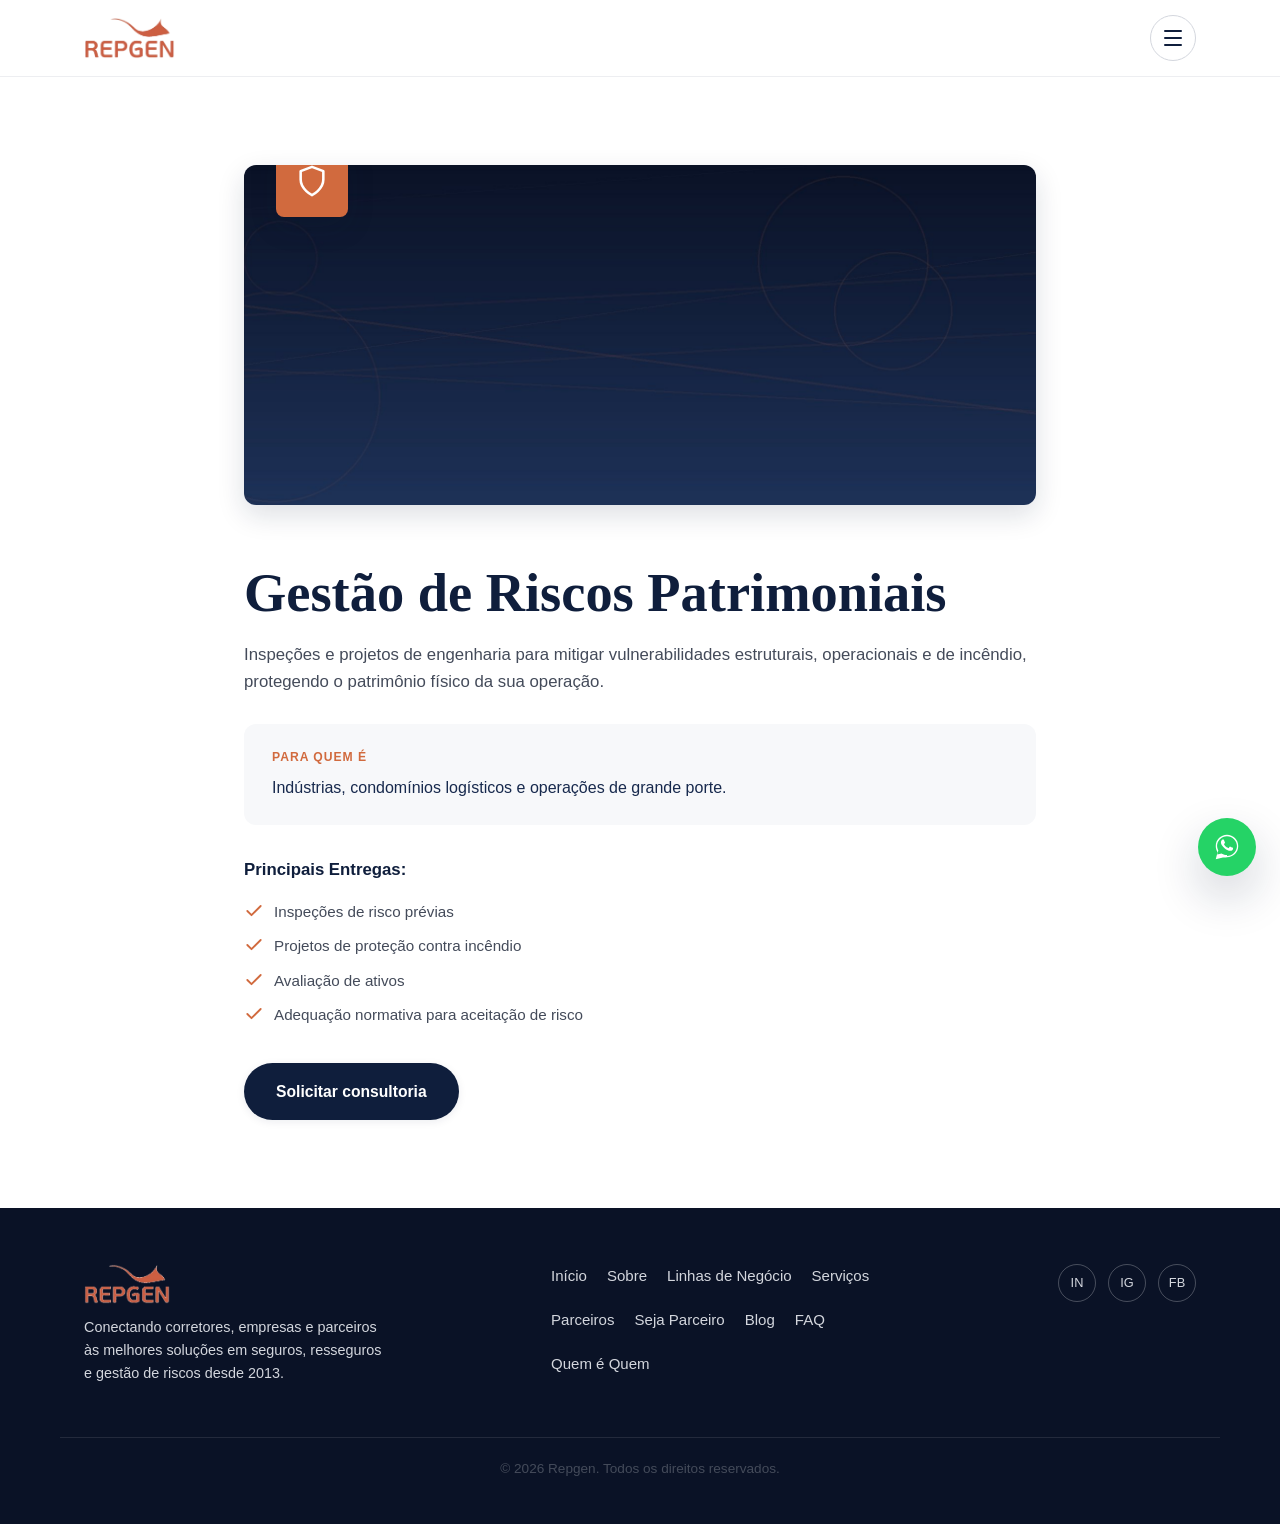
<file: servico-gestao-riscos-patrimoniais.html>
<!DOCTYPE html>
<html lang="pt-BR">
<head>
<meta charset="UTF-8">
<meta name="viewport" content="width=device-width, initial-scale=1.0">
<title>Gestão de Riscos Patrimoniais | Repgen</title>
<meta name="description" content="Inspeções e projetos de engenharia para mitigar vulnerabilidades estruturais, operacionais e de incêndio, protegendo o patrimônio físico da sua operação.">
<meta name="author" content="Repgen">

<!-- Open Graph -->
<meta property="og:title" content="Gestão de Riscos Patrimoniais | Repgen">
<meta property="og:description" content="Inspeções e projetos de engenharia para mitigar vulnerabilidades estruturais, operacionais e de incêndio, protegendo o patrimônio físico da sua operação.">
<meta property="og:image" content="assets/logo-repgen.png">
<meta property="og:type" content="website">
<meta property="og:locale" content="pt_BR">

<link rel="icon" type="image/png" href="assets/favicon.png">
<link rel="stylesheet" href="styles.css">
</head>
<body>
<header class="site-header" id="topo">
  <div class="container header-inner">
    <a href="index.html" class="logo" aria-label="Repgen - página inicial">
      <img src="assets/logo-header.png" alt="Repgen" class="logo-img">
    </a>
    <button class="menu-toggle" id="menuToggle" aria-expanded="false" aria-controls="fullNav" aria-label="Abrir menu de navegação">
      <span></span><span></span><span></span>
    </button>
  </div>
</header>

<nav class="full-nav" id="fullNav" aria-label="Navegação principal">
  <button class="menu-close" id="menuClose" aria-label="Fechar menu de navegação">&times;</button>
  <ul class="full-nav-list">
        <li><a href="index.html">Início</a></li>
        <li><a href="sobre.html">Sobre</a></li>
        <li><a href="linhas-negocio.html">Linhas de Negócio</a></li>
        <li><a href="servicos.html">Serviços</a></li>
        <li><a href="seguradoras.html">Parceiros</a></li>
        <li><a href="seja-parceiro.html">Seja Parceiro</a></li>
        <li><a href="blog.html">Blog</a></li>
        <li><a href="faq.html">FAQ</a></li>
  </ul>
  <a href="quem-e-quem.html" class="full-nav-cta">Fale Conosco</a>
</nav>

<main>
  <!-- CONTEÚDO -->
  <section class="section">
    <div class="container" style="max-width:840px">
      <div class="service-hero-image fade-up">
        <img src="assets/img/service-patrimoniais.jpg" alt="Gestão de Riscos Patrimoniais">
        <span class="service-hero-badge"><svg viewBox="0 0 24 24" fill="none" stroke="currentColor" stroke-width="1.8" stroke-linecap="round" stroke-linejoin="round" aria-hidden="true"><path d="M12 22s8-4 8-11V5l-8-3-8 3v6c0 7 8 11 8 11Z"/></svg></span>
      </div>

      <h1 class="fade-up">Gestão de Riscos Patrimoniais</h1>
      <p class="section-lead fade-up">Inspeções e projetos de engenharia para mitigar vulnerabilidades estruturais, operacionais e de incêndio, protegendo o patrimônio físico da sua operação.</p>

      <div class="para-quem-box fade-up">
        <span class="label">Para quem é</span>
        <p>Indústrias, condomínios logísticos e operações de grande porte.</p>
      </div>

      <p class="entregas-label">Principais Entregas:</p>
      <ul class="checklist fade-up" style="margin-bottom:36px">
          <li><svg class="check-icon" viewBox="0 0 24 24" fill="none" stroke="currentColor" stroke-width="2.2" stroke-linecap="round" stroke-linejoin="round" aria-hidden="true"><polyline points="20 6 9 17 4 12"/></svg><span>Inspeções de risco prévias</span></li>
          <li><svg class="check-icon" viewBox="0 0 24 24" fill="none" stroke="currentColor" stroke-width="2.2" stroke-linecap="round" stroke-linejoin="round" aria-hidden="true"><polyline points="20 6 9 17 4 12"/></svg><span>Projetos de proteção contra incêndio</span></li>
          <li><svg class="check-icon" viewBox="0 0 24 24" fill="none" stroke="currentColor" stroke-width="2.2" stroke-linecap="round" stroke-linejoin="round" aria-hidden="true"><polyline points="20 6 9 17 4 12"/></svg><span>Avaliação de ativos</span></li>
          <li><svg class="check-icon" viewBox="0 0 24 24" fill="none" stroke="currentColor" stroke-width="2.2" stroke-linecap="round" stroke-linejoin="round" aria-hidden="true"><polyline points="20 6 9 17 4 12"/></svg><span>Adequação normativa para aceitação de risco</span></li>
      </ul>

      <a href="quem-e-quem.html#corporativo" class="btn btn-navy">Solicitar consultoria</a>
    </div>
  </section>

</main>

<footer class="site-footer">
  <div class="container footer-inner">
    <div class="footer-brand">
      <img src="assets/logo-header.png" alt="Repgen" class="logo-img logo-img-footer">
      <p>Conectando corretores, empresas e parceiros às melhores soluções em seguros, resseguros e gestão de riscos desde 2013.</p>
    </div>

    <nav class="footer-nav" aria-label="Navegação do rodapé">
      <a href="index.html">Início</a>
      <a href="sobre.html">Sobre</a>
      <a href="linhas-negocio.html">Linhas de Negócio</a>
      <a href="servicos.html">Serviços</a>
      <a href="seguradoras.html">Parceiros</a>
      <a href="seja-parceiro.html">Seja Parceiro</a>
      <a href="blog.html">Blog</a>
      <a href="faq.html">FAQ</a>
      <a href="quem-e-quem.html">Quem é Quem</a>
    </nav>

    <div class="footer-social" aria-label="Redes sociais da Repgen">
      <a href="#" aria-label="Repgen no LinkedIn">in</a>
      <a href="#" aria-label="Repgen no Instagram">ig</a>
      <a href="#" aria-label="Repgen no Facebook">fb</a>
    </div>
  </div>
  <div class="container footer-bottom">
    <p>&copy; <span class="ano"></span> Repgen. Todos os direitos reservados.</p>
  </div>
</footer>

<a href="quem-e-quem.html" class="whatsapp-float" aria-label="Fale com a nossa equipe">
  <svg viewBox="0 0 32 32" fill="currentColor" aria-hidden="true"><path d="M16.001 3C9.373 3 4 8.373 4 15c0 2.386.703 4.605 1.912 6.472L4 29l7.727-1.874A11.94 11.94 0 0 0 16.001 27C22.629 27 28 21.627 28 15S22.629 3 16.001 3zm0 21.6c-1.98 0-3.833-.55-5.412-1.503l-.388-.23-4.59 1.113 1.135-4.474-.253-.398A9.56 9.56 0 0 1 5.4 15c0-5.85 4.75-10.6 10.601-10.6 5.85 0 10.6 4.75 10.6 10.6 0 5.85-4.75 10.6-10.6 10.6zm5.815-7.94c-.318-.159-1.884-.93-2.176-1.036-.292-.106-.505-.159-.717.16-.212.318-.823 1.036-1.01 1.248-.186.212-.372.239-.69.08-.318-.16-1.343-.495-2.558-1.577-.945-.843-1.583-1.884-1.768-2.202-.186-.318-.02-.49.14-.649.143-.142.318-.372.478-.558.159-.186.212-.318.318-.53.106-.212.053-.398-.027-.557-.08-.16-.717-1.728-.983-2.366-.259-.622-.522-.538-.717-.548-.186-.009-.398-.011-.611-.011-.212 0-.557.08-.849.398-.292.318-1.114 1.089-1.114 2.656 0 1.567 1.14 3.082 1.299 3.294.159.212 2.243 3.427 5.435 4.804.759.328 1.352.524 1.814.671.762.242 1.456.208 2.005.126.612-.091 1.884-.77 2.15-1.514.265-.744.265-1.382.186-1.514-.08-.133-.291-.212-.61-.371z"/></svg>
</a>

<script src="script.js"></script>

</body>
</html>
</file>
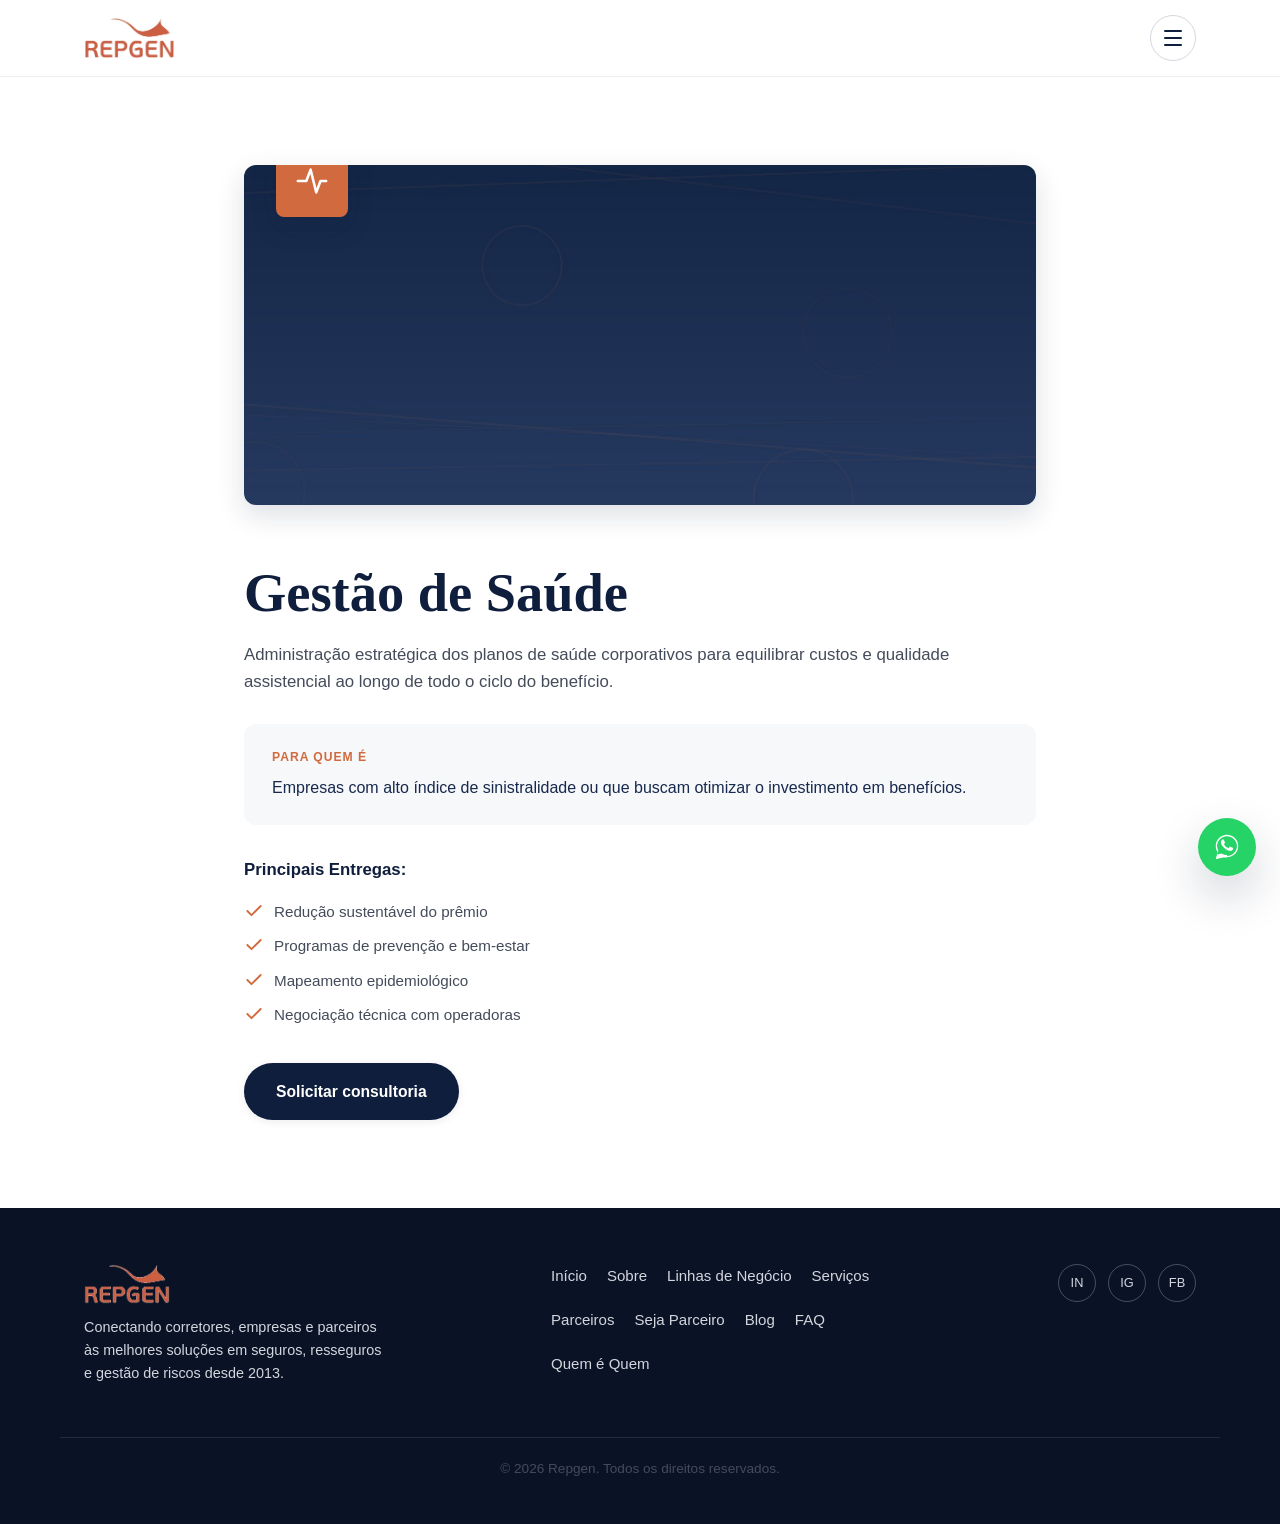
<file: servico-gestao-saude.html>
<!DOCTYPE html>
<html lang="pt-BR">
<head>
<meta charset="UTF-8">
<meta name="viewport" content="width=device-width, initial-scale=1.0">
<title>Gestão de Saúde | Repgen</title>
<meta name="description" content="Administração estratégica dos planos de saúde corporativos para equilibrar custos e qualidade assistencial ao longo de todo o ciclo do benefício.">
<meta name="author" content="Repgen">

<!-- Open Graph -->
<meta property="og:title" content="Gestão de Saúde | Repgen">
<meta property="og:description" content="Administração estratégica dos planos de saúde corporativos para equilibrar custos e qualidade assistencial ao longo de todo o ciclo do benefício.">
<meta property="og:image" content="assets/logo-repgen.png">
<meta property="og:type" content="website">
<meta property="og:locale" content="pt_BR">

<link rel="icon" type="image/png" href="assets/favicon.png">
<link rel="stylesheet" href="styles.css">
</head>
<body>
<header class="site-header" id="topo">
  <div class="container header-inner">
    <a href="index.html" class="logo" aria-label="Repgen - página inicial">
      <img src="assets/logo-header.png" alt="Repgen" class="logo-img">
    </a>
    <button class="menu-toggle" id="menuToggle" aria-expanded="false" aria-controls="fullNav" aria-label="Abrir menu de navegação">
      <span></span><span></span><span></span>
    </button>
  </div>
</header>

<nav class="full-nav" id="fullNav" aria-label="Navegação principal">
  <button class="menu-close" id="menuClose" aria-label="Fechar menu de navegação">&times;</button>
  <ul class="full-nav-list">
        <li><a href="index.html">Início</a></li>
        <li><a href="sobre.html">Sobre</a></li>
        <li><a href="linhas-negocio.html">Linhas de Negócio</a></li>
        <li><a href="servicos.html">Serviços</a></li>
        <li><a href="seguradoras.html">Parceiros</a></li>
        <li><a href="seja-parceiro.html">Seja Parceiro</a></li>
        <li><a href="blog.html">Blog</a></li>
        <li><a href="faq.html">FAQ</a></li>
  </ul>
  <a href="quem-e-quem.html" class="full-nav-cta">Fale Conosco</a>
</nav>

<main>
  <!-- CONTEÚDO -->
  <section class="section">
    <div class="container" style="max-width:840px">
      <div class="service-hero-image fade-up">
        <img src="assets/img/service-saude.jpg" alt="Gestão de Saúde">
        <span class="service-hero-badge"><svg viewBox="0 0 24 24" fill="none" stroke="currentColor" stroke-width="1.8" stroke-linecap="round" stroke-linejoin="round" aria-hidden="true"><path d="M22 12h-4l-3 8-4-16-3 8H2"/></svg></span>
      </div>

      <h1 class="fade-up">Gestão de Saúde</h1>
      <p class="section-lead fade-up">Administração estratégica dos planos de saúde corporativos para equilibrar custos e qualidade assistencial ao longo de todo o ciclo do benefício.</p>

      <div class="para-quem-box fade-up">
        <span class="label">Para quem é</span>
        <p>Empresas com alto índice de sinistralidade ou que buscam otimizar o investimento em benefícios.</p>
      </div>

      <p class="entregas-label">Principais Entregas:</p>
      <ul class="checklist fade-up" style="margin-bottom:36px">
          <li><svg class="check-icon" viewBox="0 0 24 24" fill="none" stroke="currentColor" stroke-width="2.2" stroke-linecap="round" stroke-linejoin="round" aria-hidden="true"><polyline points="20 6 9 17 4 12"/></svg><span>Redução sustentável do prêmio</span></li>
          <li><svg class="check-icon" viewBox="0 0 24 24" fill="none" stroke="currentColor" stroke-width="2.2" stroke-linecap="round" stroke-linejoin="round" aria-hidden="true"><polyline points="20 6 9 17 4 12"/></svg><span>Programas de prevenção e bem-estar</span></li>
          <li><svg class="check-icon" viewBox="0 0 24 24" fill="none" stroke="currentColor" stroke-width="2.2" stroke-linecap="round" stroke-linejoin="round" aria-hidden="true"><polyline points="20 6 9 17 4 12"/></svg><span>Mapeamento epidemiológico</span></li>
          <li><svg class="check-icon" viewBox="0 0 24 24" fill="none" stroke="currentColor" stroke-width="2.2" stroke-linecap="round" stroke-linejoin="round" aria-hidden="true"><polyline points="20 6 9 17 4 12"/></svg><span>Negociação técnica com operadoras</span></li>
      </ul>

      <a href="quem-e-quem.html#beneficios" class="btn btn-navy">Solicitar consultoria</a>
    </div>
  </section>

</main>

<footer class="site-footer">
  <div class="container footer-inner">
    <div class="footer-brand">
      <img src="assets/logo-header.png" alt="Repgen" class="logo-img logo-img-footer">
      <p>Conectando corretores, empresas e parceiros às melhores soluções em seguros, resseguros e gestão de riscos desde 2013.</p>
    </div>

    <nav class="footer-nav" aria-label="Navegação do rodapé">
      <a href="index.html">Início</a>
      <a href="sobre.html">Sobre</a>
      <a href="linhas-negocio.html">Linhas de Negócio</a>
      <a href="servicos.html">Serviços</a>
      <a href="seguradoras.html">Parceiros</a>
      <a href="seja-parceiro.html">Seja Parceiro</a>
      <a href="blog.html">Blog</a>
      <a href="faq.html">FAQ</a>
      <a href="quem-e-quem.html">Quem é Quem</a>
    </nav>

    <div class="footer-social" aria-label="Redes sociais da Repgen">
      <a href="#" aria-label="Repgen no LinkedIn">in</a>
      <a href="#" aria-label="Repgen no Instagram">ig</a>
      <a href="#" aria-label="Repgen no Facebook">fb</a>
    </div>
  </div>
  <div class="container footer-bottom">
    <p>&copy; <span class="ano"></span> Repgen. Todos os direitos reservados.</p>
  </div>
</footer>

<a href="quem-e-quem.html" class="whatsapp-float" aria-label="Fale com a nossa equipe">
  <svg viewBox="0 0 32 32" fill="currentColor" aria-hidden="true"><path d="M16.001 3C9.373 3 4 8.373 4 15c0 2.386.703 4.605 1.912 6.472L4 29l7.727-1.874A11.94 11.94 0 0 0 16.001 27C22.629 27 28 21.627 28 15S22.629 3 16.001 3zm0 21.6c-1.98 0-3.833-.55-5.412-1.503l-.388-.23-4.59 1.113 1.135-4.474-.253-.398A9.56 9.56 0 0 1 5.4 15c0-5.85 4.75-10.6 10.601-10.6 5.85 0 10.6 4.75 10.6 10.6 0 5.85-4.75 10.6-10.6 10.6zm5.815-7.94c-.318-.159-1.884-.93-2.176-1.036-.292-.106-.505-.159-.717.16-.212.318-.823 1.036-1.01 1.248-.186.212-.372.239-.69.08-.318-.16-1.343-.495-2.558-1.577-.945-.843-1.583-1.884-1.768-2.202-.186-.318-.02-.49.14-.649.143-.142.318-.372.478-.558.159-.186.212-.318.318-.53.106-.212.053-.398-.027-.557-.08-.16-.717-1.728-.983-2.366-.259-.622-.522-.538-.717-.548-.186-.009-.398-.011-.611-.011-.212 0-.557.08-.849.398-.292.318-1.114 1.089-1.114 2.656 0 1.567 1.14 3.082 1.299 3.294.159.212 2.243 3.427 5.435 4.804.759.328 1.352.524 1.814.671.762.242 1.456.208 2.005.126.612-.091 1.884-.77 2.15-1.514.265-.744.265-1.382.186-1.514-.08-.133-.291-.212-.61-.371z"/></svg>
</a>

<script src="script.js"></script>

</body>
</html>
</file>
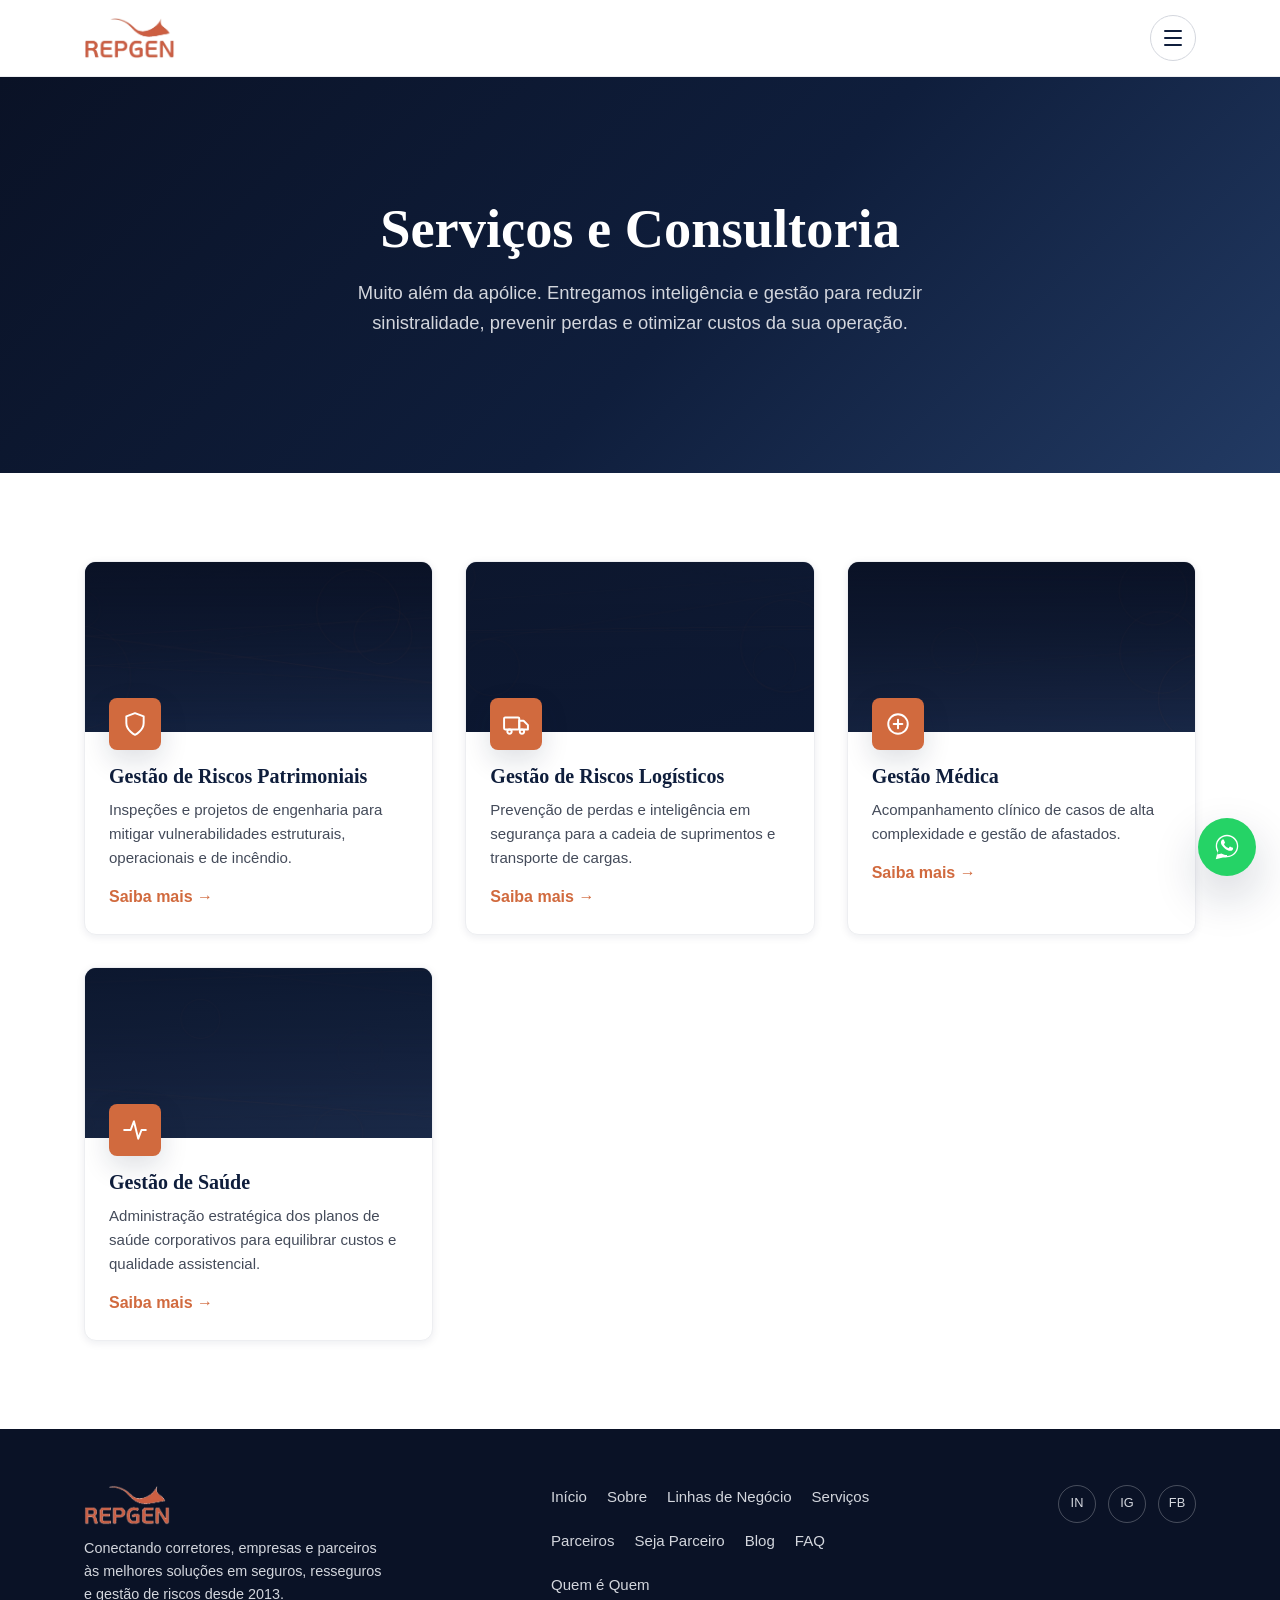
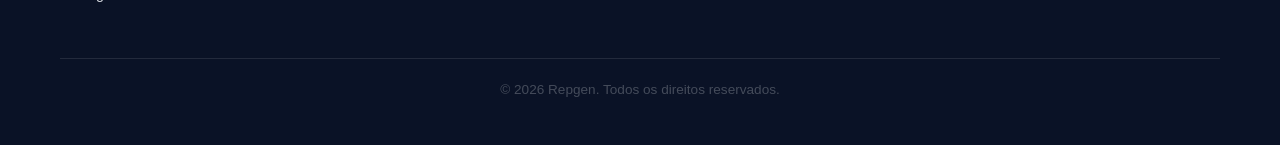
<file: servicos.html>
<!DOCTYPE html>
<html lang="pt-BR">
<head>
<meta charset="UTF-8">
<meta name="viewport" content="width=device-width, initial-scale=1.0">
<title>Serviços e Consultoria | Repgen</title>
<meta name="description" content="Gestão de Riscos Patrimoniais, Logísticos, Médica e de Saúde: inteligência e consultoria para reduzir sinistralidade e otimizar custos.">
<meta name="author" content="Repgen">

<!-- Open Graph -->
<meta property="og:title" content="Serviços e Consultoria | Repgen">
<meta property="og:description" content="Gestão de Riscos Patrimoniais, Logísticos, Médica e de Saúde: inteligência e consultoria para reduzir sinistralidade e otimizar custos.">
<meta property="og:image" content="assets/logo-repgen.png">
<meta property="og:type" content="website">
<meta property="og:locale" content="pt_BR">

<link rel="icon" type="image/png" href="assets/favicon.png">
<link rel="stylesheet" href="styles.css">
</head>
<body>
<header class="site-header" id="topo">
  <div class="container header-inner">
    <a href="index.html" class="logo" aria-label="Repgen - página inicial">
      <img src="assets/logo-header.png" alt="Repgen" class="logo-img">
    </a>
    <button class="menu-toggle" id="menuToggle" aria-expanded="false" aria-controls="fullNav" aria-label="Abrir menu de navegação">
      <span></span><span></span><span></span>
    </button>
  </div>
</header>

<nav class="full-nav" id="fullNav" aria-label="Navegação principal">
  <button class="menu-close" id="menuClose" aria-label="Fechar menu de navegação">&times;</button>
  <ul class="full-nav-list">
        <li><a href="index.html">Início</a></li>
        <li><a href="sobre.html">Sobre</a></li>
        <li><a href="linhas-negocio.html">Linhas de Negócio</a></li>
        <li><a href="servicos.html">Serviços</a></li>
        <li><a href="seguradoras.html">Parceiros</a></li>
        <li><a href="seja-parceiro.html">Seja Parceiro</a></li>
        <li><a href="blog.html">Blog</a></li>
        <li><a href="faq.html">FAQ</a></li>
  </ul>
  <a href="quem-e-quem.html" class="full-nav-cta">Fale Conosco</a>
</nav>

<main>
  <!-- HERO -->
  <section class="hero" aria-labelledby="hero-title">
    <div class="container hero-inner">
      <h1 id="hero-title">Serviços e Consultoria</h1>
      <p class="hero-subtitle">Muito além da apólice. Entregamos inteligência e gestão para reduzir sinistralidade, prevenir perdas e otimizar custos da sua operação.</p>
    </div>
  </section>

  <!-- LISTA DE SERVIÇOS -->
  <section class="section">
    <div class="container">
      <div class="service-hub-grid">
      <a href="servico-gestao-riscos-patrimoniais.html" class="service-hub-card fade-up">
        <div class="service-hub-img">
          <img src="https://images.unsplash.com/photo-1553413077-190dd305871c?auto=format&fit=crop&w=800&q=80" alt="Gestão de Riscos Patrimoniais" data-fallback="assets/img/service-patrimoniais.jpg">
          <div class="service-hub-img-overlay"></div>
          <span class="service-hub-badge"><svg viewBox="0 0 24 24" fill="none" stroke="currentColor" stroke-width="1.8" stroke-linecap="round" stroke-linejoin="round" aria-hidden="true"><path d="M12 22s8-4 8-11V5l-8-3-8 3v6c0 7 8 11 8 11Z"/></svg></span>
        </div>
        <div class="service-hub-body">
          <h3>Gestão de Riscos Patrimoniais</h3>
          <p>Inspeções e projetos de engenharia para mitigar vulnerabilidades estruturais, operacionais e de incêndio.</p>
          <span class="link-arrow">Saiba mais →</span>
        </div>
      </a>
      <a href="servico-gestao-riscos-logisticos.html" class="service-hub-card fade-up">
        <div class="service-hub-img">
          <img src="https://images.unsplash.com/photo-1601584115197-04ecc0da31d7?auto=format&fit=crop&w=800&q=80" alt="Gestão de Riscos Logísticos" data-fallback="assets/img/service-logisticos.jpg">
          <div class="service-hub-img-overlay"></div>
          <span class="service-hub-badge"><svg viewBox="0 0 24 24" fill="none" stroke="currentColor" stroke-width="1.8" stroke-linecap="round" stroke-linejoin="round" aria-hidden="true"><rect x="1" y="6" width="14" height="11" rx="1"/><path d="M15 9h4l4 4v4h-8z"/><circle cx="6" cy="19" r="2"/><circle cx="17.5" cy="19" r="2"/></svg></span>
        </div>
        <div class="service-hub-body">
          <h3>Gestão de Riscos Logísticos</h3>
          <p>Prevenção de perdas e inteligência em segurança para a cadeia de suprimentos e transporte de cargas.</p>
          <span class="link-arrow">Saiba mais →</span>
        </div>
      </a>
      <a href="servico-gestao-medica.html" class="service-hub-card fade-up">
        <div class="service-hub-img">
          <img src="https://images.unsplash.com/photo-1505751172876-fa1923c5c528?auto=format&fit=crop&w=800&q=80" alt="Gestão Médica" data-fallback="assets/img/service-medica.jpg">
          <div class="service-hub-img-overlay"></div>
          <span class="service-hub-badge"><svg viewBox="0 0 24 24" fill="none" stroke="currentColor" stroke-width="1.8" stroke-linecap="round" stroke-linejoin="round" aria-hidden="true"><circle cx="12" cy="12" r="9"/><line x1="12" y1="8" x2="12" y2="16"/><line x1="8" y1="12" x2="16" y2="12"/></svg></span>
        </div>
        <div class="service-hub-body">
          <h3>Gestão Médica</h3>
          <p>Acompanhamento clínico de casos de alta complexidade e gestão de afastados.</p>
          <span class="link-arrow">Saiba mais →</span>
        </div>
      </a>
      <a href="servico-gestao-saude.html" class="service-hub-card fade-up">
        <div class="service-hub-img">
          <img src="https://images.unsplash.com/photo-1554774853-b415df9eeb92?auto=format&fit=crop&w=800&q=80" alt="Gestão de Saúde" data-fallback="assets/img/service-saude.jpg">
          <div class="service-hub-img-overlay"></div>
          <span class="service-hub-badge"><svg viewBox="0 0 24 24" fill="none" stroke="currentColor" stroke-width="1.8" stroke-linecap="round" stroke-linejoin="round" aria-hidden="true"><path d="M22 12h-4l-3 8-4-16-3 8H2"/></svg></span>
        </div>
        <div class="service-hub-body">
          <h3>Gestão de Saúde</h3>
          <p>Administração estratégica dos planos de saúde corporativos para equilibrar custos e qualidade assistencial.</p>
          <span class="link-arrow">Saiba mais →</span>
        </div>
      </a>
      </div>
    </div>
  </section>

</main>

<footer class="site-footer">
  <div class="container footer-inner">
    <div class="footer-brand">
      <img src="assets/logo-header.png" alt="Repgen" class="logo-img logo-img-footer">
      <p>Conectando corretores, empresas e parceiros às melhores soluções em seguros, resseguros e gestão de riscos desde 2013.</p>
    </div>

    <nav class="footer-nav" aria-label="Navegação do rodapé">
      <a href="index.html">Início</a>
      <a href="sobre.html">Sobre</a>
      <a href="linhas-negocio.html">Linhas de Negócio</a>
      <a href="servicos.html">Serviços</a>
      <a href="seguradoras.html">Parceiros</a>
      <a href="seja-parceiro.html">Seja Parceiro</a>
      <a href="blog.html">Blog</a>
      <a href="faq.html">FAQ</a>
      <a href="quem-e-quem.html">Quem é Quem</a>
    </nav>

    <div class="footer-social" aria-label="Redes sociais da Repgen">
      <a href="#" aria-label="Repgen no LinkedIn">in</a>
      <a href="#" aria-label="Repgen no Instagram">ig</a>
      <a href="#" aria-label="Repgen no Facebook">fb</a>
    </div>
  </div>
  <div class="container footer-bottom">
    <p>&copy; <span class="ano"></span> Repgen. Todos os direitos reservados.</p>
  </div>
</footer>

<a href="quem-e-quem.html" class="whatsapp-float" aria-label="Fale com a nossa equipe">
  <svg viewBox="0 0 32 32" fill="currentColor" aria-hidden="true"><path d="M16.001 3C9.373 3 4 8.373 4 15c0 2.386.703 4.605 1.912 6.472L4 29l7.727-1.874A11.94 11.94 0 0 0 16.001 27C22.629 27 28 21.627 28 15S22.629 3 16.001 3zm0 21.6c-1.98 0-3.833-.55-5.412-1.503l-.388-.23-4.59 1.113 1.135-4.474-.253-.398A9.56 9.56 0 0 1 5.4 15c0-5.85 4.75-10.6 10.601-10.6 5.85 0 10.6 4.75 10.6 10.6 0 5.85-4.75 10.6-10.6 10.6zm5.815-7.94c-.318-.159-1.884-.93-2.176-1.036-.292-.106-.505-.159-.717.16-.212.318-.823 1.036-1.01 1.248-.186.212-.372.239-.69.08-.318-.16-1.343-.495-2.558-1.577-.945-.843-1.583-1.884-1.768-2.202-.186-.318-.02-.49.14-.649.143-.142.318-.372.478-.558.159-.186.212-.318.318-.53.106-.212.053-.398-.027-.557-.08-.16-.717-1.728-.983-2.366-.259-.622-.522-.538-.717-.548-.186-.009-.398-.011-.611-.011-.212 0-.557.08-.849.398-.292.318-1.114 1.089-1.114 2.656 0 1.567 1.14 3.082 1.299 3.294.159.212 2.243 3.427 5.435 4.804.759.328 1.352.524 1.814.671.762.242 1.456.208 2.005.126.612-.091 1.884-.77 2.15-1.514.265-.744.265-1.382.186-1.514-.08-.133-.291-.212-.61-.371z"/></svg>
</a>

<script src="script.js"></script>

</body>
</html>
</file>
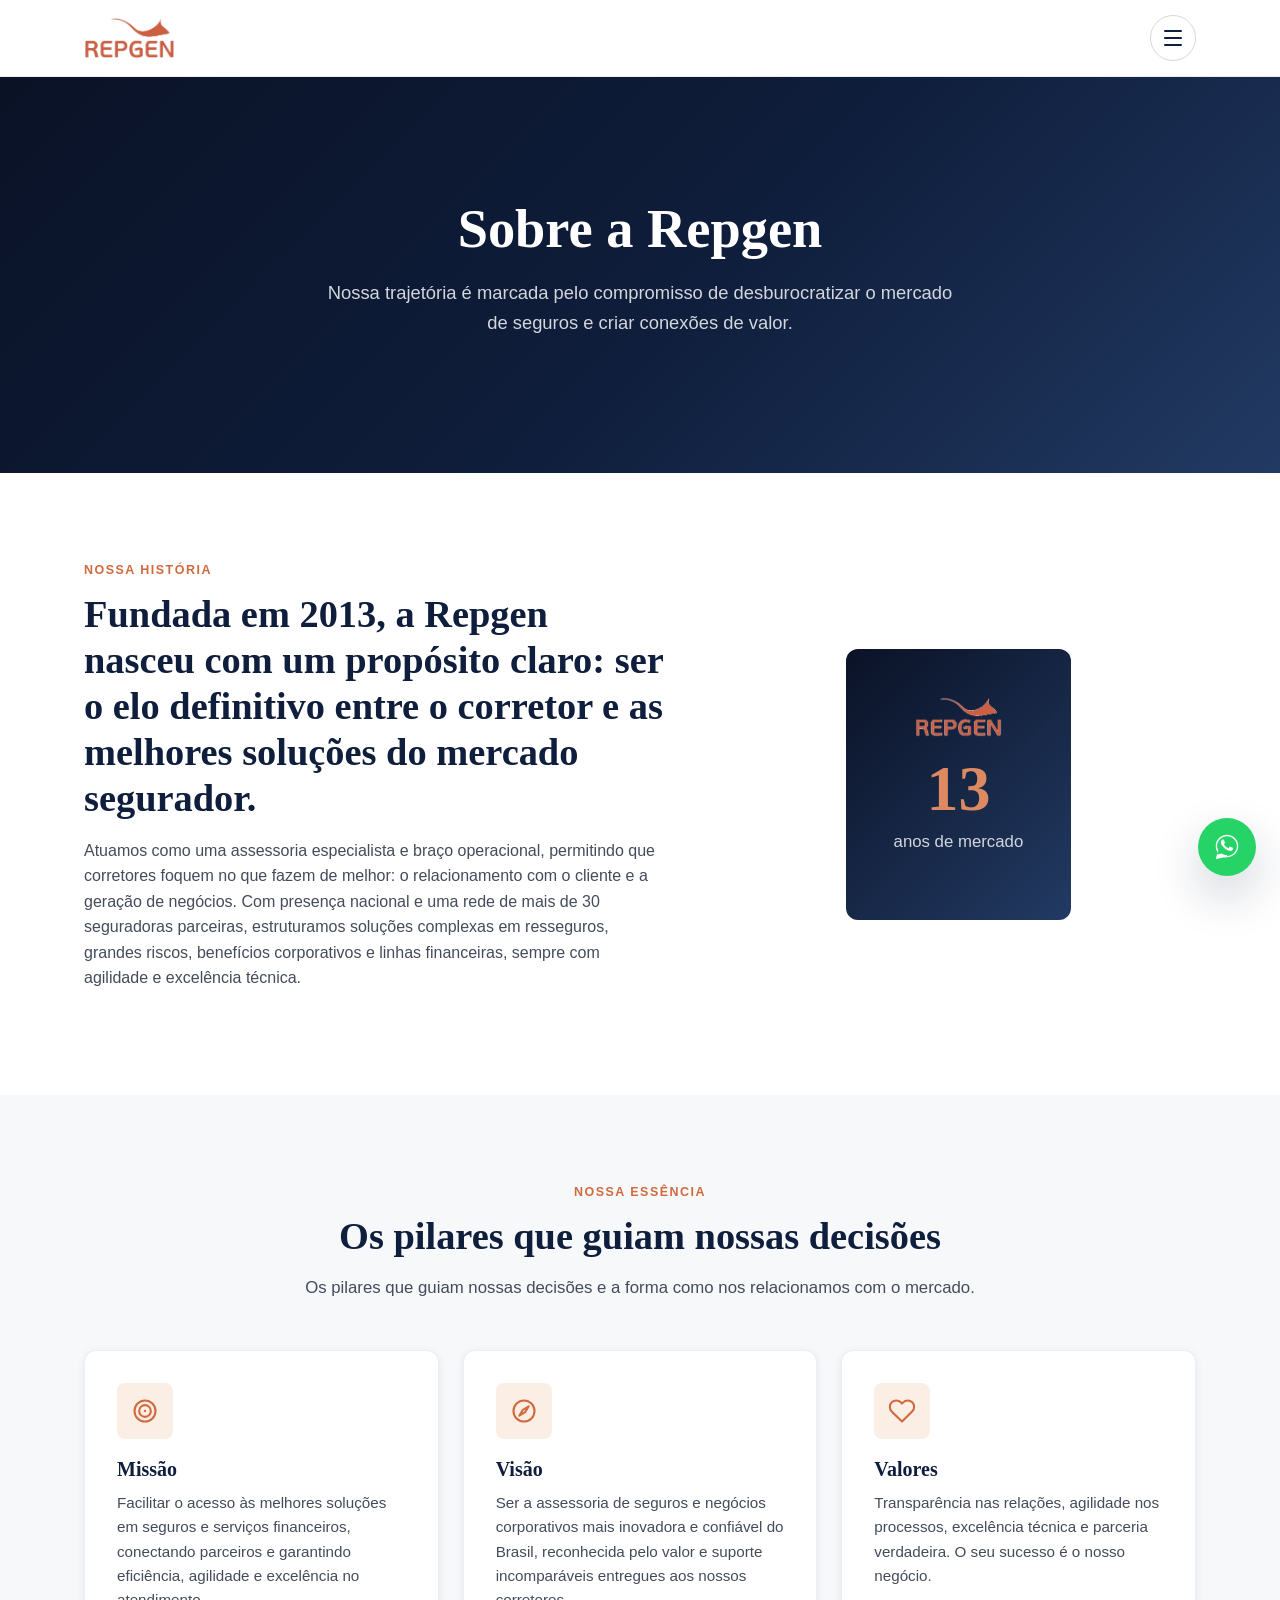
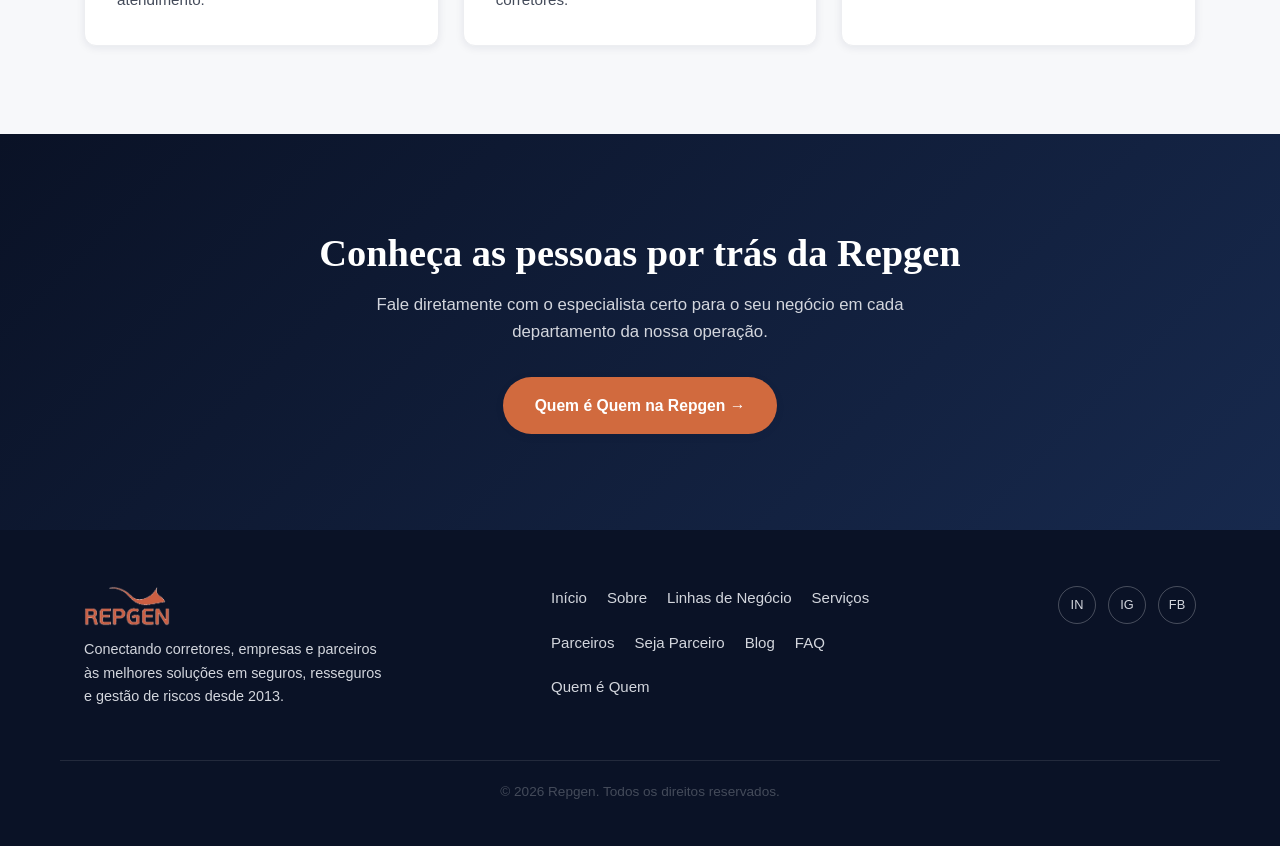
<file: sobre.html>
<!DOCTYPE html>
<html lang="pt-BR">
<head>
<meta charset="UTF-8">
<meta name="viewport" content="width=device-width, initial-scale=1.0">
<title>Sobre a Repgen | Nossa História e Essência</title>
<meta name="description" content="Conheça a história da Repgen: fundada em 2013, é o elo entre corretores e as melhores soluções do mercado segurador brasileiro.">
<meta name="author" content="Repgen">

<!-- Open Graph -->
<meta property="og:title" content="Sobre a Repgen | Nossa História e Essência">
<meta property="og:description" content="Conheça a história da Repgen: fundada em 2013, é o elo entre corretores e as melhores soluções do mercado segurador brasileiro.">
<meta property="og:image" content="assets/logo-repgen.png">
<meta property="og:type" content="website">
<meta property="og:locale" content="pt_BR">

<link rel="icon" type="image/png" href="assets/favicon.png">
<link rel="stylesheet" href="styles.css">
</head>
<body>
<header class="site-header" id="topo">
  <div class="container header-inner">
    <a href="index.html" class="logo" aria-label="Repgen - página inicial">
      <img src="assets/logo-header.png" alt="Repgen" class="logo-img">
    </a>
    <button class="menu-toggle" id="menuToggle" aria-expanded="false" aria-controls="fullNav" aria-label="Abrir menu de navegação">
      <span></span><span></span><span></span>
    </button>
  </div>
</header>

<nav class="full-nav" id="fullNav" aria-label="Navegação principal">
  <button class="menu-close" id="menuClose" aria-label="Fechar menu de navegação">&times;</button>
  <ul class="full-nav-list">
        <li><a href="index.html">Início</a></li>
        <li><a href="sobre.html">Sobre</a></li>
        <li><a href="linhas-negocio.html">Linhas de Negócio</a></li>
        <li><a href="servicos.html">Serviços</a></li>
        <li><a href="seguradoras.html">Parceiros</a></li>
        <li><a href="seja-parceiro.html">Seja Parceiro</a></li>
        <li><a href="blog.html">Blog</a></li>
        <li><a href="faq.html">FAQ</a></li>
  </ul>
  <a href="quem-e-quem.html" class="full-nav-cta">Fale Conosco</a>
</nav>

<main>
  <!-- HERO -->
  <section class="hero" aria-labelledby="hero-title">
    <div class="container hero-inner">
      <h1 id="hero-title">Sobre a Repgen</h1>
      <p class="hero-subtitle">Nossa trajetória é marcada pelo compromisso de desburocratizar o mercado de seguros e criar conexões de valor.</p>
    </div>
  </section>

  <!-- NOSSA HISTÓRIA -->
  <section class="section" aria-labelledby="historia-title">
    <div class="container sobre-grid">
      <div class="fade-up">
        <p class="eyebrow">Nossa História</p>
        <h2 id="historia-title">Fundada em 2013, a Repgen nasceu com um propósito claro: ser o elo definitivo entre o corretor e as melhores soluções do mercado segurador.</h2>
        <p>Atuamos como uma assessoria especialista e braço operacional, permitindo que corretores foquem no que fazem de melhor: o relacionamento com o cliente e a geração de negócios. Com presença nacional e uma rede de mais de 30 seguradoras parceiras, estruturamos soluções complexas em resseguros, grandes riscos, benefícios corporativos e linhas financeiras, sempre com agilidade e excelência técnica.</p>
      </div>
      <div class="badge-card fade-up">
        <img src="assets/logo-header.png" alt="Repgen">
        <div class="badge-number">13</div>
        <p class="badge-label">anos de mercado</p>
      </div>
    </div>
  </section>

  <!-- NOSSA ESSÊNCIA -->
  <section class="section section-alt" aria-labelledby="essencia-title">
    <div class="container">
      <div class="section-heading fade-up">
        <p class="eyebrow">Nossa Essência</p>
        <h2 id="essencia-title">Os pilares que guiam nossas decisões</h2>
        <p class="section-lead">Os pilares que guiam nossas decisões e a forma como nos relacionamos com o mercado.</p>
      </div>
      <div class="highlight-grid">
        <div class="highlight-card fade-up">
          <span class="icon-tile"><svg viewBox="0 0 24 24" fill="none" stroke="currentColor" stroke-width="1.8" stroke-linecap="round" stroke-linejoin="round" aria-hidden="true"><circle cx="12" cy="12" r="9"/><circle cx="12" cy="12" r="5"/><circle cx="12" cy="12" r="1" fill="currentColor" stroke="none"/></svg></span>
          <h3 style="margin-top:18px">Missão</h3>
          <p>Facilitar o acesso às melhores soluções em seguros e serviços financeiros, conectando parceiros e garantindo eficiência, agilidade e excelência no atendimento.</p>
        </div>
        <div class="highlight-card fade-up">
          <span class="icon-tile"><svg viewBox="0 0 24 24" fill="none" stroke="currentColor" stroke-width="1.8" stroke-linecap="round" stroke-linejoin="round" aria-hidden="true"><circle cx="12" cy="12" r="9"/><polygon points="16 8 13 13 8 16 11 11 16 8"/></svg></span>
          <h3 style="margin-top:18px">Visão</h3>
          <p>Ser a assessoria de seguros e negócios corporativos mais inovadora e confiável do Brasil, reconhecida pelo valor e suporte incomparáveis entregues aos nossos corretores.</p>
        </div>
        <div class="highlight-card fade-up">
          <span class="icon-tile"><svg viewBox="0 0 24 24" fill="none" stroke="currentColor" stroke-width="1.8" stroke-linecap="round" stroke-linejoin="round" aria-hidden="true"><path d="M20.8 4.6a5.5 5.5 0 0 0-7.8 0L12 5.6l-1-1a5.5 5.5 0 0 0-7.8 7.8l1 1L12 21l7.8-7.8 1-1a5.5 5.5 0 0 0 0-7.8Z"/></svg></span>
          <h3 style="margin-top:18px">Valores</h3>
          <p>Transparência nas relações, agilidade nos processos, excelência técnica e parceria verdadeira. O seu sucesso é o nosso negócio.</p>
        </div>
      </div>
    </div>
  </section>

  <!-- CTA -->
  <section class="final-cta">
    <div class="container">
      <h2>Conheça as pessoas por trás da Repgen</h2>
      <p>Fale diretamente com o especialista certo para o seu negócio em cada departamento da nossa operação.</p>
      <a href="quem-e-quem.html" class="btn btn-primary">Quem é Quem na Repgen →</a>
    </div>
  </section>

</main>

<footer class="site-footer">
  <div class="container footer-inner">
    <div class="footer-brand">
      <img src="assets/logo-header.png" alt="Repgen" class="logo-img logo-img-footer">
      <p>Conectando corretores, empresas e parceiros às melhores soluções em seguros, resseguros e gestão de riscos desde 2013.</p>
    </div>

    <nav class="footer-nav" aria-label="Navegação do rodapé">
      <a href="index.html">Início</a>
      <a href="sobre.html">Sobre</a>
      <a href="linhas-negocio.html">Linhas de Negócio</a>
      <a href="servicos.html">Serviços</a>
      <a href="seguradoras.html">Parceiros</a>
      <a href="seja-parceiro.html">Seja Parceiro</a>
      <a href="blog.html">Blog</a>
      <a href="faq.html">FAQ</a>
      <a href="quem-e-quem.html">Quem é Quem</a>
    </nav>

    <div class="footer-social" aria-label="Redes sociais da Repgen">
      <a href="#" aria-label="Repgen no LinkedIn">in</a>
      <a href="#" aria-label="Repgen no Instagram">ig</a>
      <a href="#" aria-label="Repgen no Facebook">fb</a>
    </div>
  </div>
  <div class="container footer-bottom">
    <p>&copy; <span class="ano"></span> Repgen. Todos os direitos reservados.</p>
  </div>
</footer>

<a href="quem-e-quem.html" class="whatsapp-float" aria-label="Fale com a nossa equipe">
  <svg viewBox="0 0 32 32" fill="currentColor" aria-hidden="true"><path d="M16.001 3C9.373 3 4 8.373 4 15c0 2.386.703 4.605 1.912 6.472L4 29l7.727-1.874A11.94 11.94 0 0 0 16.001 27C22.629 27 28 21.627 28 15S22.629 3 16.001 3zm0 21.6c-1.98 0-3.833-.55-5.412-1.503l-.388-.23-4.59 1.113 1.135-4.474-.253-.398A9.56 9.56 0 0 1 5.4 15c0-5.85 4.75-10.6 10.601-10.6 5.85 0 10.6 4.75 10.6 10.6 0 5.85-4.75 10.6-10.6 10.6zm5.815-7.94c-.318-.159-1.884-.93-2.176-1.036-.292-.106-.505-.159-.717.16-.212.318-.823 1.036-1.01 1.248-.186.212-.372.239-.69.08-.318-.16-1.343-.495-2.558-1.577-.945-.843-1.583-1.884-1.768-2.202-.186-.318-.02-.49.14-.649.143-.142.318-.372.478-.558.159-.186.212-.318.318-.53.106-.212.053-.398-.027-.557-.08-.16-.717-1.728-.983-2.366-.259-.622-.522-.538-.717-.548-.186-.009-.398-.011-.611-.011-.212 0-.557.08-.849.398-.292.318-1.114 1.089-1.114 2.656 0 1.567 1.14 3.082 1.299 3.294.159.212 2.243 3.427 5.435 4.804.759.328 1.352.524 1.814.671.762.242 1.456.208 2.005.126.612-.091 1.884-.77 2.15-1.514.265-.744.265-1.382.186-1.514-.08-.133-.291-.212-.61-.371z"/></svg>
</a>

<script src="script.js"></script>

</body>
</html>
</file>
<file: styles.css>
/* ==========================================================================
   Repgen — Estilos
   ========================================================================== */

:root {
  --color-navy-950: #0a1226;
  --color-navy-900: #0f1e3c;
  --color-navy-800: #17294d;
  --color-navy-700: #223a63;
  --color-navy-600: #33507f;

  --color-orange-700: #974c35;
  --color-orange-600: #b8552f;
  --color-orange-500: #d16a3e;
  --color-orange-400: #dd8a63;
  --color-orange-200: #f0c3ab;
  --color-orange-100: #f7e0d1;
  --color-orange-50: #fbeee5;

  --color-green-600: #1fa855;
  --color-green-500: #25d366;

  --color-white: #ffffff;
  --color-offwhite: #f7f8fa;
  --color-gray-100: #edeef1;
  --color-gray-300: #d3d6dd;
  --color-gray-500: #7b8290;
  --color-gray-700: #444b5a;
  --color-text: #1c2333;

  --font-base: "Segoe UI", -apple-system, BlinkMacSystemFont, Roboto, Helvetica, Arial, sans-serif;
  --font-heading: Georgia, "Times New Roman", serif;

  --max-width: 1160px;
  --max-width-narrow: 840px;
  --radius: 12px;
  --radius-sm: 8px;
  --shadow-sm: 0 2px 8px rgba(15, 30, 60, 0.08);
  --shadow-md: 0 10px 28px rgba(15, 30, 60, 0.14);
  --shadow-lg: 0 20px 48px rgba(15, 30, 60, 0.20);
  --transition: 0.25s ease;
}

* { box-sizing: border-box; }

html {
  scroll-behavior: smooth;
}

body {
  margin: 0;
  font-family: var(--font-base);
  color: var(--color-text);
  background: var(--color-white);
  line-height: 1.6;
  -webkit-font-smoothing: antialiased;
}

img { max-width: 100%; display: block; }

a { color: inherit; text-decoration: none; }

button { font-family: inherit; }

.container {
  width: 100%;
  max-width: var(--max-width);
  margin: 0 auto;
  padding: 0 24px;
}

.container-narrow {
  width: 100%;
  max-width: var(--max-width-narrow);
  margin: 0 auto;
  padding: 0 24px;
}

.sr-only {
  position: absolute;
  width: 1px; height: 1px;
  padding: 0; margin: -1px;
  overflow: hidden;
  clip: rect(0,0,0,0);
  border: 0;
}

h1, h2, h3, h4 {
  font-family: var(--font-heading);
  color: var(--color-navy-900);
  line-height: 1.2;
  margin: 0 0 16px;
}

h1 { font-size: clamp(2.1rem, 5vw, 3.4rem); }
h2 { font-size: clamp(1.7rem, 3.5vw, 2.4rem); }
h3 { font-size: 1.25rem; margin-bottom: 10px; }
h4 { font-size: 1.05rem; margin-bottom: 6px; }

p { margin: 0 0 16px; color: var(--color-gray-700); }

.text-orange { color: var(--color-orange-500); }

.eyebrow {
  text-transform: uppercase;
  letter-spacing: 0.12em;
  font-size: 0.78rem;
  font-weight: 600;
  color: var(--color-orange-500);
  margin-bottom: 10px;
}

.section {
  padding: 88px 0;
}

.section-alt {
  background: var(--color-offwhite);
}

.section-heading {
  text-align: center;
  max-width: 680px;
  margin: 0 auto 48px;
}

.section-heading.align-left {
  text-align: left;
  margin: 0 0 48px;
}

.section-lead {
  font-size: 1.05rem;
}

/* Buttons */
.btn {
  display: inline-flex;
  align-items: center;
  gap: 8px;
  padding: 14px 30px;
  border-radius: 999px;
  font-weight: 600;
  font-size: 0.98rem;
  border: 2px solid transparent;
  cursor: pointer;
  transition: transform var(--transition), background var(--transition), border-color var(--transition), box-shadow var(--transition);
}

.btn-primary {
  background: var(--color-orange-500);
  color: var(--color-white);
  box-shadow: var(--shadow-sm);
}

.btn-primary:hover {
  background: var(--color-orange-600);
  transform: translateY(-2px);
  box-shadow: var(--shadow-md);
}

.btn-navy {
  background: var(--color-navy-900);
  color: var(--color-white);
  box-shadow: var(--shadow-sm);
}

.btn-navy:hover {
  background: var(--color-navy-800);
  transform: translateY(-2px);
  box-shadow: var(--shadow-md);
}

.btn-ghost {
  background: transparent;
  color: var(--color-white);
  border-color: rgba(255, 255, 255, 0.5);
}

.btn-ghost:hover {
  border-color: var(--color-white);
  background: rgba(255, 255, 255, 0.08);
}

.btn-outline-navy {
  background: transparent;
  color: var(--color-navy-900);
  border-color: var(--color-navy-900);
}

.btn-outline-navy:hover {
  background: var(--color-navy-900);
  color: var(--color-white);
}

.btn-green {
  background: var(--color-green-600);
  color: var(--color-white);
}

.btn-green:hover {
  background: #188a45;
  transform: translateY(-2px);
}

.btn-block {
  width: 100%;
  justify-content: center;
  text-align: center;
}

.btn-sm {
  padding: 9px 18px;
  font-size: 0.85rem;
}

.link-arrow {
  color: var(--color-orange-500);
  font-weight: 600;
  display: inline-flex;
  align-items: center;
  gap: 6px;
  transition: gap var(--transition);
}

.link-arrow:hover {
  gap: 10px;
}

/* Header */
.site-header {
  position: sticky;
  top: 0;
  z-index: 200;
  background: rgba(255, 255, 255, 0.97);
  backdrop-filter: blur(6px);
  border-bottom: 1px solid var(--color-gray-100);
}

.header-inner {
  display: flex;
  align-items: center;
  justify-content: space-between;
  height: 76px;
}

.logo {
  display: flex;
  align-items: center;
}

.logo-img {
  height: 42px;
  width: auto;
}

/* Hamburger menu toggle */
.menu-toggle {
  display: flex;
  flex-direction: column;
  justify-content: center;
  align-items: center;
  gap: 5px;
  width: 46px;
  height: 46px;
  background: transparent;
  border: 1px solid var(--color-gray-300);
  border-radius: 50%;
  cursor: pointer;
  transition: border-color var(--transition), background var(--transition);
}

.menu-toggle:hover {
  border-color: var(--color-orange-500);
}

.menu-toggle span {
  display: block;
  width: 18px;
  height: 2px;
  background: var(--color-navy-900);
  border-radius: 2px;
  transition: transform var(--transition), opacity var(--transition);
}

/* Full-screen nav overlay */
.full-nav {
  position: fixed;
  inset: 0;
  z-index: 300;
  background: var(--color-navy-950);
  display: flex;
  flex-direction: column;
  align-items: center;
  justify-content: center;
  opacity: 0;
  visibility: hidden;
  transform: translateY(-12px);
  transition: opacity 0.3s ease, transform 0.3s ease, visibility 0.3s;
  padding: 32px 24px;
  overflow-y: auto;
}

.full-nav.open {
  opacity: 1;
  visibility: visible;
  transform: translateY(0);
}

.menu-close {
  position: absolute;
  top: 24px;
  right: 24px;
  width: 46px;
  height: 46px;
  border-radius: 50%;
  border: 1px solid rgba(255, 255, 255, 0.25);
  background: transparent;
  color: var(--color-white);
  font-size: 1.6rem;
  line-height: 1;
  cursor: pointer;
  transition: border-color var(--transition), background var(--transition);
}

.menu-close:hover {
  border-color: var(--color-orange-500);
  background: rgba(255, 255, 255, 0.06);
}

.full-nav-list {
  list-style: none;
  margin: 0 0 40px;
  padding: 0;
  text-align: center;
}

.full-nav-list li {
  margin: 0;
}

.full-nav-list a {
  display: block;
  font-family: var(--font-heading);
  font-size: clamp(1.6rem, 5vw, 2.4rem);
  color: var(--color-white);
  padding: 12px 0;
  transition: color var(--transition);
}

.full-nav-list a:hover,
.full-nav-list a:focus-visible {
  color: var(--color-orange-400);
}

.full-nav-cta {
  background: var(--color-orange-500);
  color: var(--color-white);
  padding: 15px 36px;
  border-radius: 999px;
  font-weight: 600;
  font-size: 1rem;
  transition: background var(--transition), transform var(--transition);
}

.full-nav-cta:hover {
  background: var(--color-orange-600);
  transform: translateY(-2px);
}

body.menu-open {
  overflow: hidden;
}

/* Hero */
.hero {
  background: linear-gradient(135deg, var(--color-navy-950) 0%, var(--color-navy-900) 55%, var(--color-navy-700) 100%);
  color: var(--color-white);
  padding: 120px 0 100px;
  text-align: center;
}

.hero-inner {
  max-width: 780px;
  margin: 0 auto;
}

.hero h1 {
  color: var(--color-white);
}

.hero-subtitle {
  color: var(--color-gray-300);
  font-size: 1.15rem;
  max-width: 640px;
  margin: 0 auto 36px;
}

.hero-cta {
  display: flex;
  gap: 16px;
  justify-content: center;
  flex-wrap: wrap;
  align-items: center;
}

.pill-badge {
  display: inline-flex;
  align-items: center;
  gap: 8px;
  background: rgba(255, 255, 255, 0.08);
  border: 1px solid rgba(255, 255, 255, 0.18);
  color: var(--color-gray-300);
  padding: 8px 18px;
  border-radius: 999px;
  font-size: 0.82rem;
  font-weight: 600;
  letter-spacing: 0.02em;
  margin-bottom: 24px;
}

.pill-badge .dot {
  color: var(--color-green-500);
  font-size: 0.7rem;
}

/* Stats bar (2x2, dividers) */
.stats-bar {
  background: var(--color-white);
  border-bottom: 1px solid var(--color-gray-100);
}

.stats-bar-grid {
  display: grid;
  grid-template-columns: repeat(4, 1fr);
}

.stats-bar-item {
  text-align: center;
  padding: 36px 16px;
  border-left: 1px solid var(--color-gray-100);
}

.stats-bar-item:first-child {
  border-left: none;
}

.stats-bar-number {
  display: block;
  font-family: var(--font-heading);
  font-size: clamp(1.6rem, 3vw, 2.1rem);
  color: var(--color-navy-900);
  font-weight: 700;
}

.stats-bar-label {
  font-size: 0.86rem;
  color: var(--color-gray-500);
  margin-top: 4px;
}

/* Dark stats grid (large highlighted numbers) */
.stats-dark {
  background: var(--color-navy-950);
  padding: 72px 0;
}

.stats-dark-grid {
  display: grid;
  grid-template-columns: repeat(4, 1fr);
  gap: 32px;
  text-align: center;
}

.stats-dark-number {
  font-family: var(--font-heading);
  font-size: clamp(1.8rem, 3.4vw, 2.5rem);
  color: var(--color-orange-400);
  font-weight: 700;
  display: block;
}

.stats-dark-label {
  color: var(--color-gray-300);
  margin-top: 6px;
  font-size: 0.92rem;
}

@media (max-width: 900px) {
  .stats-dark-grid {
    grid-template-columns: repeat(2, 1fr);
    row-gap: 36px;
  }
}

/* Quick links (linhas de negocio, homepage) */
.quick-links {
  border-top: 1px solid var(--color-gray-100);
}

.quick-links li {
  border-bottom: 1px solid var(--color-gray-100);
  list-style: none;
}

.quick-links ul {
  margin: 0;
  padding: 0;
}

.quick-link {
  display: flex;
  align-items: center;
  justify-content: space-between;
  padding: 28px 4px;
  font-family: var(--font-heading);
  font-size: clamp(1.3rem, 3vw, 1.9rem);
  font-weight: 700;
  color: var(--color-navy-900);
  transition: color var(--transition), padding-left var(--transition);
}

.quick-link:hover {
  color: var(--color-orange-500);
  padding-left: 12px;
}

.quick-link .arrow {
  font-size: 1.4rem;
  color: var(--color-orange-500);
  flex-shrink: 0;
  margin-left: 16px;
}

/* Icon tile */
.icon-tile {
  width: 56px;
  height: 56px;
  border-radius: var(--radius-sm);
  background: var(--color-orange-50);
  color: var(--color-orange-500);
  display: flex;
  align-items: center;
  justify-content: center;
  flex-shrink: 0;
}

.icon-tile svg {
  width: 28px;
  height: 28px;
}

.icon-tile.navy {
  background: var(--color-navy-900);
  color: var(--color-white);
}

.icon-tile.gray {
  background: var(--color-gray-100);
  color: var(--color-navy-800);
}

/* Help cards (stacked, icon + title + desc) */
.help-cards {
  display: grid;
  gap: 20px;
  max-width: 820px;
  margin: 0 auto;
}

.help-card {
  display: flex;
  gap: 20px;
  align-items: flex-start;
  background: var(--color-white);
  border: 1px solid var(--color-gray-100);
  border-radius: var(--radius);
  padding: 26px;
  box-shadow: var(--shadow-sm);
}

.help-card h3 {
  margin-bottom: 6px;
}

.help-card p {
  margin: 0;
  font-size: 0.95rem;
}

/* Complex product card */
.feature-card {
  display: flex;
  align-items: center;
  gap: 24px;
  background: var(--color-white);
  border: 1px solid var(--color-gray-100);
  border-radius: var(--radius);
  padding: 32px;
  box-shadow: var(--shadow-sm);
  max-width: 820px;
  margin: 0 auto;
}

.feature-card h3 {
  margin-bottom: 4px;
}

.feature-card p {
  margin: 0;
}

/* Services grid (cards linking to detail pages) */
.services-grid {
  display: grid;
  grid-template-columns: repeat(auto-fit, minmax(230px, 1fr));
  gap: 24px;
}

.service-card {
  display: block;
  background: var(--color-white);
  border: 1px solid var(--color-gray-100);
  border-top: 3px solid var(--color-orange-500);
  border-radius: var(--radius);
  padding: 32px 26px;
  box-shadow: var(--shadow-sm);
  transition: transform var(--transition), box-shadow var(--transition);
}

.service-card:hover {
  transform: translateY(-4px);
  box-shadow: var(--shadow-md);
}

.service-card p {
  font-size: 0.95rem;
  margin: 12px 0 0;
}

/* Highlight cards (sobre / missão-visão-valores) */
.highlight-grid {
  display: grid;
  grid-template-columns: repeat(auto-fit, minmax(260px, 1fr));
  gap: 24px;
}

.highlight-card {
  background: var(--color-white);
  border: 1px solid var(--color-gray-100);
  border-radius: var(--radius);
  padding: 32px;
  box-shadow: var(--shadow-sm);
  text-align: left;
}

.highlight-card p {
  margin: 0;
  font-size: 0.95rem;
}

/* Badge card (13 anos) */
.badge-card {
  background: linear-gradient(135deg, var(--color-navy-950), var(--color-navy-700));
  border-radius: var(--radius);
  padding: 48px;
  text-align: center;
  color: var(--color-white);
  max-width: 480px;
  margin: 0 auto;
}

.badge-card img {
  height: 40px;
  margin: 0 auto 20px;
}

.badge-card .badge-number {
  font-family: var(--font-heading);
  font-size: 4rem;
  font-weight: 700;
  color: var(--color-orange-400);
  line-height: 1;
}

.badge-card .badge-label {
  color: var(--color-gray-300);
  margin-top: 8px;
  font-size: 1.05rem;
}

/* Timeline (seja-parceiro) */
.timeline {
  position: relative;
  max-width: 640px;
  margin: 0 auto;
  padding-left: 8px;
}

.timeline-item {
  position: relative;
  display: flex;
  gap: 24px;
  padding-bottom: 44px;
}

.timeline-item:last-child {
  padding-bottom: 0;
}

.timeline-item::before {
  content: "";
  position: absolute;
  left: 27px;
  top: 56px;
  bottom: 0;
  width: 2px;
  background: var(--color-gray-300);
}

.timeline-item:last-child::before {
  display: none;
}

.timeline-number {
  flex-shrink: 0;
  width: 56px;
  height: 56px;
  border-radius: 50%;
  background: var(--color-navy-900);
  color: var(--color-white);
  display: flex;
  align-items: center;
  justify-content: center;
  font-family: var(--font-heading);
  font-weight: 700;
  font-size: 1.15rem;
  z-index: 1;
}

.timeline-content h3 {
  margin-bottom: 6px;
}

.timeline-content p {
  margin: 0;
}

/* Checklist (orange checkmarks) */
.checklist {
  list-style: none;
  margin: 0;
  padding: 0;
  display: grid;
  gap: 10px;
}

.checklist li {
  display: flex;
  align-items: flex-start;
  gap: 10px;
  font-size: 0.95rem;
  color: var(--color-gray-700);
}

.checklist .check-icon {
  flex-shrink: 0;
  width: 20px;
  height: 20px;
  color: var(--color-orange-500);
  margin-top: 1px;
}

/* Check items (seja-parceiro "por que ser parceiro") */
.check-items {
  display: grid;
  grid-template-columns: repeat(auto-fit, minmax(260px, 1fr));
  gap: 24px;
}

.check-item {
  display: flex;
  gap: 16px;
  align-items: flex-start;
}

.check-item .check-icon-lg {
  flex-shrink: 0;
  width: 44px;
  height: 44px;
  border-radius: 50%;
  background: var(--color-orange-50);
  color: var(--color-orange-500);
  display: flex;
  align-items: center;
  justify-content: center;
}

.check-item .check-icon-lg svg {
  width: 22px;
  height: 22px;
}

.check-item h3 {
  margin-bottom: 4px;
}

.check-item p {
  margin: 0;
  font-size: 0.95rem;
}

/* Linhas de negócio: stacked product-line cards */
.line-card {
  background: var(--color-white);
  border: 1px solid var(--color-gray-100);
  border-radius: var(--radius);
  box-shadow: var(--shadow-sm);
  padding: 40px;
  margin-bottom: 24px;
}

.line-card-head {
  display: flex;
  gap: 20px;
  align-items: flex-start;
  margin-bottom: 24px;
}

.line-card-head h2 {
  margin-bottom: 8px;
}

.line-card-head p {
  margin: 0;
}

.line-card-products-label {
  text-transform: uppercase;
  letter-spacing: 0.1em;
  font-size: 0.76rem;
  font-weight: 700;
  color: var(--color-gray-500);
  margin-bottom: 14px;
}

.line-card .checklist {
  grid-template-columns: repeat(auto-fit, minmax(220px, 1fr));
  margin-bottom: 28px;
}

/* Serviços hub cards (image + icon badge) */
.service-hub-grid {
  display: grid;
  grid-template-columns: repeat(auto-fit, minmax(280px, 1fr));
  gap: 32px;
}

.service-hub-card {
  display: block;
  background: var(--color-white);
  border: 1px solid var(--color-gray-100);
  border-radius: var(--radius);
  overflow: hidden;
  box-shadow: var(--shadow-sm);
  transition: transform var(--transition), box-shadow var(--transition);
}

.service-hub-card:hover {
  transform: translateY(-4px);
  box-shadow: var(--shadow-md);
}

.service-hub-img {
  position: relative;
  height: 170px;
}

.service-hub-img img {
  width: 100%;
  height: 100%;
  object-fit: cover;
}

.service-hub-img-overlay {
  position: absolute;
  inset: 0;
  background: linear-gradient(160deg, rgba(10, 18, 38, 0.72) 0%, rgba(10, 18, 38, 0.4) 100%);
  pointer-events: none;
}

.service-hub-badge {
  position: absolute;
  bottom: -18px;
  left: 24px;
  width: 52px;
  height: 52px;
  border-radius: var(--radius-sm);
  background: var(--color-orange-500);
  color: var(--color-white);
  display: flex;
  align-items: center;
  justify-content: center;
  box-shadow: var(--shadow-md);
}

.service-hub-badge svg {
  width: 26px;
  height: 26px;
}

.service-hub-body {
  padding: 32px 24px 24px;
}

.service-hub-body p {
  font-size: 0.94rem;
  margin: 8px 0 14px;
}

/* Service detail template */
.service-hero-image {
  position: relative;
  border-radius: var(--radius);
  overflow: hidden;
  margin-bottom: 56px;
  box-shadow: var(--shadow-md);
}

.service-hero-image img {
  width: 100%;
  height: 340px;
  object-fit: cover;
}

.service-hero-badge {
  position: absolute;
  top: -20px;
  left: 32px;
  width: 72px;
  height: 72px;
  border-radius: var(--radius-sm);
  background: var(--color-orange-500);
  color: var(--color-white);
  display: flex;
  align-items: center;
  justify-content: center;
  box-shadow: var(--shadow-md);
}

.service-hero-badge svg {
  width: 34px;
  height: 34px;
}

.para-quem-box {
  background: var(--color-offwhite);
  border-radius: var(--radius);
  padding: 24px 28px;
  margin: 28px 0;
}

.para-quem-box .label {
  text-transform: uppercase;
  letter-spacing: 0.08em;
  font-size: 0.76rem;
  font-weight: 700;
  color: var(--color-orange-500);
  margin-bottom: 8px;
  display: block;
}

.para-quem-box p {
  margin: 0;
  color: var(--color-navy-800);
  font-weight: 500;
}

.entregas-label {
  font-weight: 700;
  color: var(--color-navy-900);
  margin: 32px 0 16px;
  font-size: 1.05rem;
}

/* Accordion (FAQ) */
.accordion {
  max-width: var(--max-width-narrow);
  margin: 0 auto;
}

.accordion-item {
  border-bottom: 1px solid var(--color-gray-100);
}

.accordion-trigger {
  width: 100%;
  display: flex;
  align-items: center;
  justify-content: space-between;
  gap: 16px;
  background: none;
  border: none;
  text-align: left;
  padding: 26px 4px;
  font-family: var(--font-heading);
  font-size: 1.15rem;
  font-weight: 700;
  color: var(--color-navy-900);
  cursor: pointer;
}

.accordion-chevron {
  flex-shrink: 0;
  width: 22px;
  height: 22px;
  color: var(--color-orange-500);
  transition: transform var(--transition);
}

.accordion-item.open .accordion-chevron {
  transform: rotate(180deg);
}

.accordion-panel {
  max-height: 0;
  overflow: hidden;
  transition: max-height 0.3s ease;
}

.accordion-panel-inner {
  padding: 0 4px 26px;
}

.accordion-panel-inner p {
  margin: 0;
}

/* Search + filters (quem-e-quem) */
.search-bar {
  position: relative;
  max-width: 520px;
  margin: 0 auto 28px;
}

.search-bar svg {
  position: absolute;
  left: 18px;
  top: 50%;
  transform: translateY(-50%);
  width: 20px;
  height: 20px;
  color: var(--color-gray-500);
}

.search-bar input {
  width: 100%;
  padding: 14px 18px 14px 48px;
  border-radius: 999px;
  border: 1px solid var(--color-gray-300);
  font-size: 0.98rem;
  font-family: inherit;
}

.search-bar input:focus {
  outline: none;
  border-color: var(--color-orange-500);
  box-shadow: 0 0 0 3px rgba(209, 106, 62, 0.16);
}

.filter-pills {
  display: flex;
  flex-wrap: wrap;
  gap: 10px;
  justify-content: center;
  margin-bottom: 48px;
}

.filter-pill {
  padding: 9px 20px;
  border-radius: 999px;
  border: 1px solid var(--color-gray-300);
  background: var(--color-white);
  color: var(--color-gray-700);
  font-size: 0.88rem;
  font-weight: 600;
  cursor: pointer;
  transition: all var(--transition);
}

.filter-pill:hover {
  border-color: var(--color-orange-500);
}

.filter-pill.active {
  background: var(--color-navy-900);
  border-color: var(--color-navy-900);
  color: var(--color-white);
}

.dept-group {
  margin-bottom: 48px;
  scroll-margin-top: 96px;
}

.dept-group-title {
  font-family: var(--font-heading);
  font-size: 1.2rem;
  color: var(--color-navy-900);
  margin-bottom: 20px;
  padding-bottom: 12px;
  border-bottom: 2px solid var(--color-gray-100);
}

.dept-group-title .count {
  color: var(--color-gray-500);
  font-weight: 400;
  font-size: 0.95rem;
}

.people-grid {
  display: grid;
  grid-template-columns: repeat(auto-fill, minmax(260px, 1fr));
  gap: 20px;
}

.person-card {
  background: var(--color-white);
  border: 1px solid var(--color-gray-100);
  border-radius: var(--radius);
  padding: 24px;
  box-shadow: var(--shadow-sm);
  cursor: pointer;
  transition: transform var(--transition), box-shadow var(--transition);
  text-align: left;
}

.person-card:hover {
  transform: translateY(-4px);
  box-shadow: var(--shadow-md);
}

.avatar {
  width: 56px;
  height: 56px;
  border-radius: 50%;
  display: flex;
  align-items: center;
  justify-content: center;
  color: var(--color-white);
  font-weight: 700;
  font-size: 1.1rem;
  font-family: var(--font-heading);
  margin-bottom: 14px;
}

.avatar.palette-navy { background: var(--color-navy-800); }
.avatar.palette-orange { background: var(--color-orange-500); }
.avatar.palette-blue { background: #2f5fa8; }

.avatar-lg {
  width: 96px;
  height: 96px;
  font-size: 1.9rem;
  margin: 0 auto 20px;
}

.person-card .name {
  font-weight: 700;
  color: var(--color-navy-900);
  margin-bottom: 2px;
}

.person-card .title {
  font-size: 0.9rem;
  color: var(--color-gray-500);
  margin-bottom: 12px;
}

.dept-tag {
  display: inline-block;
  background: var(--color-orange-50);
  color: var(--color-orange-600);
  font-size: 0.76rem;
  font-weight: 700;
  padding: 4px 12px;
  border-radius: 999px;
  margin-bottom: 14px;
}

.card-actions {
  display: grid;
  gap: 8px;
  margin-bottom: 12px;
}

.card-actions .card-action svg {
  width: 15px;
  height: 15px;
}

.contact-line {
  font-size: 0.82rem;
  color: var(--color-gray-500);
  margin: 0;
}

/* Person detail modal */
.modal-overlay {
  position: fixed;
  inset: 0;
  z-index: 400;
  background: rgba(10, 18, 38, 0.72);
  display: flex;
  align-items: center;
  justify-content: center;
  padding: 24px;
  opacity: 0;
  visibility: hidden;
  transition: opacity var(--transition), visibility var(--transition);
}

.modal-overlay.open {
  opacity: 1;
  visibility: visible;
}

.modal-box {
  background: var(--color-white);
  border-radius: var(--radius);
  padding: 40px;
  max-width: 420px;
  width: 100%;
  text-align: center;
  position: relative;
  transform: translateY(16px);
  transition: transform var(--transition);
}

.modal-overlay.open .modal-box {
  transform: translateY(0);
}

.modal-close {
  position: absolute;
  top: 16px;
  right: 16px;
  width: 36px;
  height: 36px;
  border-radius: 50%;
  border: 1px solid var(--color-gray-300);
  background: transparent;
  color: var(--color-gray-700);
  font-size: 1.3rem;
  line-height: 1;
  cursor: pointer;
}

.modal-close:hover {
  border-color: var(--color-orange-500);
  color: var(--color-orange-500);
}

.modal-box .name {
  font-family: var(--font-heading);
  font-size: 1.4rem;
  color: var(--color-navy-900);
  margin-bottom: 2px;
}

.modal-box .title {
  color: var(--color-gray-500);
  margin-bottom: 12px;
}

.modal-actions {
  display: grid;
  gap: 12px;
  margin: 24px 0 16px;
}

.modal-contact-info {
  font-size: 0.85rem;
  color: var(--color-gray-500);
}

/* Blog */
.blog-grid {
  display: grid;
  grid-template-columns: repeat(auto-fit, minmax(300px, 1fr));
  gap: 32px;
}

.blog-card {
  display: block;
  background: var(--color-white);
  border: 1px solid var(--color-gray-100);
  border-radius: var(--radius);
  overflow: hidden;
  box-shadow: var(--shadow-sm);
  transition: transform var(--transition), box-shadow var(--transition);
}

.blog-card:hover {
  transform: translateY(-4px);
  box-shadow: var(--shadow-md);
}

.blog-card-img {
  height: 190px;
  overflow: hidden;
  position: relative;
}

.blog-card-img img {
  width: 100%;
  height: 100%;
  object-fit: cover;
  filter: grayscale(100%);
  transition: filter var(--transition), transform var(--transition);
}

.blog-card-img-overlay {
  position: absolute;
  inset: 0;
  background: linear-gradient(180deg, rgba(10, 18, 38, 0.1) 0%, rgba(10, 18, 38, 0.6) 100%);
  pointer-events: none;
}

.category-pill-overlay {
  position: absolute;
  top: 16px;
  left: 16px;
  z-index: 1;
  margin-bottom: 0;
  background: rgba(255, 255, 255, 0.94);
  color: var(--color-navy-900);
}

.blog-card:hover .blog-card-img img {
  filter: grayscale(40%);
  transform: scale(1.04);
}

.blog-card-body {
  padding: 24px;
}

.category-pill {
  display: inline-block;
  background: var(--color-navy-900);
  color: var(--color-orange-400);
  font-size: 0.72rem;
  font-weight: 700;
  letter-spacing: 0.06em;
  padding: 5px 12px;
  border-radius: 999px;
  margin-bottom: 14px;
}

.blog-date {
  font-size: 0.82rem;
  color: var(--color-gray-500);
  margin-bottom: 8px;
}

.blog-card-body h3 {
  font-size: 1.1rem;
  margin-bottom: 10px;
}

.blog-card-body p {
  font-size: 0.92rem;
  margin: 0 0 14px;
}

/* Blog post */
.post-header {
  background: var(--color-navy-950);
  color: var(--color-white);
  padding: 48px 0 56px;
}

.post-back {
  display: inline-flex;
  align-items: center;
  gap: 6px;
  color: var(--color-gray-300);
  font-size: 0.9rem;
  margin-bottom: 24px;
  transition: color var(--transition);
}

.post-back:hover {
  color: var(--color-orange-400);
}

/* Variante para uso sobre fundo claro (ex: rodapé do artigo, dentro do .post-body) */
.post-body .post-back {
  color: var(--color-gray-700);
  margin-top: 32px;
  margin-bottom: 0;
}

.post-body .post-back:hover {
  color: var(--color-orange-600);
}

.post-header h1 {
  color: var(--color-white);
  margin: 16px 0 12px;
}

.post-date {
  color: var(--color-gray-300);
  font-size: 0.9rem;
}

.post-hero-img {
  width: 100%;
  height: 340px;
  object-fit: cover;
  filter: grayscale(60%);
  border-radius: var(--radius);
  margin: -70px auto 40px;
  box-shadow: var(--shadow-lg);
  position: relative;
  max-width: var(--max-width-narrow);
}

.post-body {
  max-width: var(--max-width-narrow);
  margin: 0 auto;
  padding: 0 24px 40px;
}

.post-body h2 {
  margin-top: 40px;
}

.post-body p {
  font-size: 1.02rem;
}

.post-cta-box {
  background: var(--color-offwhite);
  border-radius: var(--radius);
  padding: 36px;
  text-align: center;
  margin-top: 48px;
}

.post-cta-box h3 {
  margin-bottom: 6px;
}

.post-cta-box p {
  margin-bottom: 20px;
}

/* Insurer grid */
.insurer-grid {
  display: grid;
  grid-template-columns: repeat(2, 1fr);
  gap: 16px;
}

.insurer-card {
  background: var(--color-white);
  border: 1px solid var(--color-gray-100);
  border-radius: var(--radius);
  padding: 26px 20px;
  display: flex;
  align-items: center;
  justify-content: center;
  min-height: 88px;
  box-shadow: var(--shadow-sm);
  transition: transform var(--transition), box-shadow var(--transition), border-color var(--transition);
}

.insurer-card:hover {
  transform: translateY(-3px);
  box-shadow: var(--shadow-md);
  border-color: var(--color-orange-200);
}

.insurer-logo {
  max-height: 48px;
  max-width: 85%;
  width: auto;
  height: auto;
  object-fit: contain;
  display: block;
  margin: 0 auto;
}

.insurer-fallback {
  display: none;
  text-align: center;
  font-family: var(--font-heading);
  font-weight: 700;
  font-size: 1.05rem;
  color: var(--color-navy-900);
}

.disclaimer {
  text-align: center;
  font-size: 0.85rem;
  font-style: italic;
  color: var(--color-gray-500);
  margin-top: 32px;
}

/* Sobre / história */
.sobre-grid {
  display: grid;
  grid-template-columns: 1.1fr 0.9fr;
  gap: 56px;
  align-items: center;
}

/* Contato */
.contato-grid {
  display: grid;
  grid-template-columns: 0.9fr 1.1fr;
  gap: 56px;
  align-items: start;
}

.contact-list {
  list-style: none;
  padding: 0;
  margin: 28px 0 0;
  display: grid;
  gap: 16px;
}

.contact-list li {
  display: flex;
  align-items: flex-start;
  gap: 12px;
  color: var(--color-gray-700);
}

.contact-list a:hover {
  color: var(--color-orange-600);
}

.contact-icon-tile {
  flex-shrink: 0;
  width: 36px;
  height: 36px;
  border-radius: 50%;
  background: var(--color-orange-50);
  color: var(--color-orange-500);
  display: flex;
  align-items: center;
  justify-content: center;
}

.contact-icon-tile svg {
  width: 18px;
  height: 18px;
}

.contact-form {
  background: var(--color-white);
  border: 1px solid var(--color-gray-100);
  border-radius: var(--radius);
  padding: 36px;
  box-shadow: var(--shadow-sm);
}

.form-group {
  margin-bottom: 20px;
}

.form-group label {
  display: block;
  font-weight: 600;
  font-size: 0.9rem;
  margin-bottom: 6px;
  color: var(--color-navy-900);
}

.form-group input,
.form-group textarea {
  width: 100%;
  padding: 12px 14px;
  border: 1px solid var(--color-gray-300);
  border-radius: 8px;
  font-family: inherit;
  font-size: 0.96rem;
  resize: vertical;
  transition: border-color var(--transition), box-shadow var(--transition);
}

.form-group input:focus,
.form-group textarea:focus {
  outline: none;
  border-color: var(--color-orange-500);
  box-shadow: 0 0 0 3px rgba(209, 106, 62, 0.16);
}

.form-feedback {
  margin: 14px 0 0;
  font-size: 0.92rem;
  min-height: 1.2em;
  color: var(--color-orange-600);
}

/* Final CTA */
.final-cta {
  background: linear-gradient(135deg, var(--color-navy-950) 0%, var(--color-navy-800) 100%);
  color: var(--color-white);
  text-align: center;
  padding: 96px 0;
}

.final-cta h2 {
  color: var(--color-white);
}

.final-cta p {
  color: var(--color-gray-300);
  max-width: 560px;
  margin: 0 auto 32px;
  font-size: 1.05rem;
}

/* Footer */
.site-footer {
  background: var(--color-navy-950);
  color: var(--color-gray-300);
  padding: 56px 0 0;
}

.footer-inner {
  display: flex;
  flex-wrap: wrap;
  gap: 32px;
  justify-content: space-between;
  align-items: flex-start;
  padding-bottom: 36px;
  border-bottom: 1px solid rgba(255, 255, 255, 0.1);
}

.footer-brand {
  max-width: 300px;
}

.logo-img-footer {
  height: 40px;
  width: auto;
  margin-bottom: 12px;
}

.footer-brand p {
  color: var(--color-gray-300);
  font-size: 0.9rem;
  margin-top: 12px;
}

.footer-nav {
  display: flex;
  gap: 20px;
  flex-wrap: wrap;
  max-width: 340px;
}

.footer-nav a {
  color: var(--color-gray-300);
  font-size: 0.94rem;
  transition: color var(--transition);
}

.footer-nav a:hover {
  color: var(--color-orange-400);
}

.footer-social {
  display: flex;
  gap: 12px;
}

.footer-social a {
  width: 38px;
  height: 38px;
  border-radius: 50%;
  border: 1px solid rgba(255, 255, 255, 0.25);
  display: flex;
  align-items: center;
  justify-content: center;
  font-size: 0.8rem;
  text-transform: uppercase;
  transition: background var(--transition), border-color var(--transition);
}

.footer-social a:hover {
  background: var(--color-orange-500);
  border-color: var(--color-orange-500);
  color: var(--color-white);
}

.footer-bottom {
  padding: 20px 24px 28px;
  text-align: center;
  font-size: 0.85rem;
  color: var(--color-gray-500);
}

/* WhatsApp floating button */
.whatsapp-float {
  position: fixed;
  right: 24px;
  bottom: 24px;
  z-index: 150;
  width: 58px;
  height: 58px;
  border-radius: 50%;
  background: var(--color-green-500);
  display: flex;
  align-items: center;
  justify-content: center;
  box-shadow: var(--shadow-lg);
  transition: transform var(--transition);
}

.whatsapp-float:hover {
  transform: scale(1.08);
}

.whatsapp-float svg {
  width: 30px;
  height: 30px;
  color: var(--color-white);
}

/* Scroll fade-in animation */
.fade-up {
  opacity: 0;
  transform: translateY(28px);
  transition: opacity 0.6s ease-out, transform 0.6s ease-out;
}

.fade-up.in-view {
  opacity: 1;
  transform: translateY(0);
}

@media (prefers-reduced-motion: reduce) {
  .fade-up {
    opacity: 1;
    transform: none;
    transition: none;
  }
}

/* Responsive */
@media (max-width: 900px) {
  .sobre-grid,
  .contato-grid {
    grid-template-columns: 1fr;
  }

  .stats-bar-grid {
    grid-template-columns: repeat(2, 1fr);
  }

  .stats-bar-item:nth-child(3) {
    border-left: none;
  }

  .stats-bar-item:nth-child(1),
  .stats-bar-item:nth-child(3) {
    border-left: none;
  }

  .stats-bar-item:nth-child(2n) {
    border-left: 1px solid var(--color-gray-100);
  }
}

@media (max-width: 720px) {
  .hero {
    padding: 96px 0 72px;
  }

  .section {
    padding: 64px 0;
  }

  .line-card {
    padding: 28px 22px;
  }

  .line-card-head {
    flex-direction: column;
  }

  .service-hero-image img {
    height: 220px;
  }

  .post-hero-img {
    height: 220px;
    margin-top: -40px;
  }
}

@media (max-width: 480px) {
  .hero-cta {
    flex-direction: column;
  }

  .contact-form {
    padding: 24px;
  }

  .feature-card {
    flex-direction: column;
    text-align: center;
  }

  .whatsapp-float {
    right: 16px;
    bottom: 16px;
    width: 52px;
    height: 52px;
  }

  .whatsapp-float svg {
    width: 26px;
    height: 26px;
  }

  .insurer-grid {
    gap: 12px;
  }

  .insurer-card {
    padding: 18px 12px;
    min-height: 76px;
  }
}

/* Only the narrowest phones drop the insurer grid to a single column;
   two columns stay comfortable down to this width. */
@media (max-width: 360px) {
  .insurer-grid {
    grid-template-columns: 1fr;
  }
}
</file>
